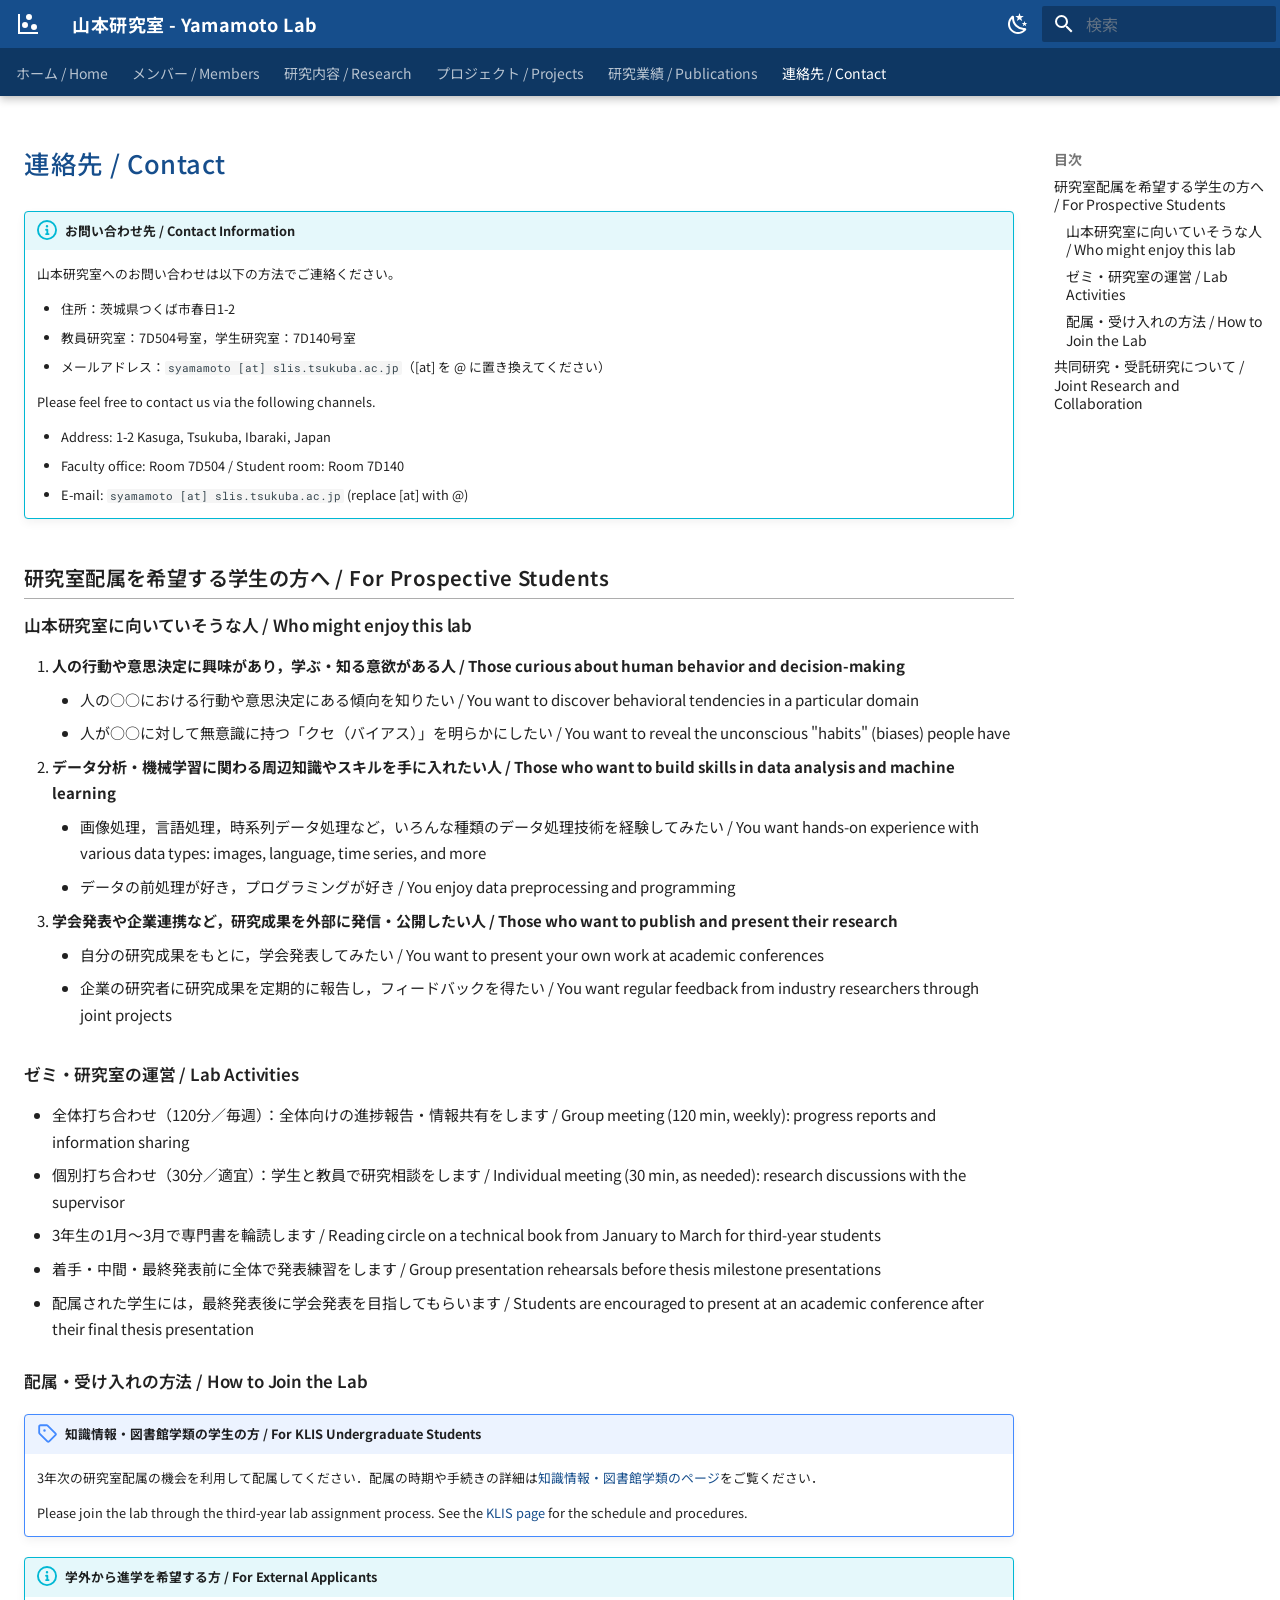
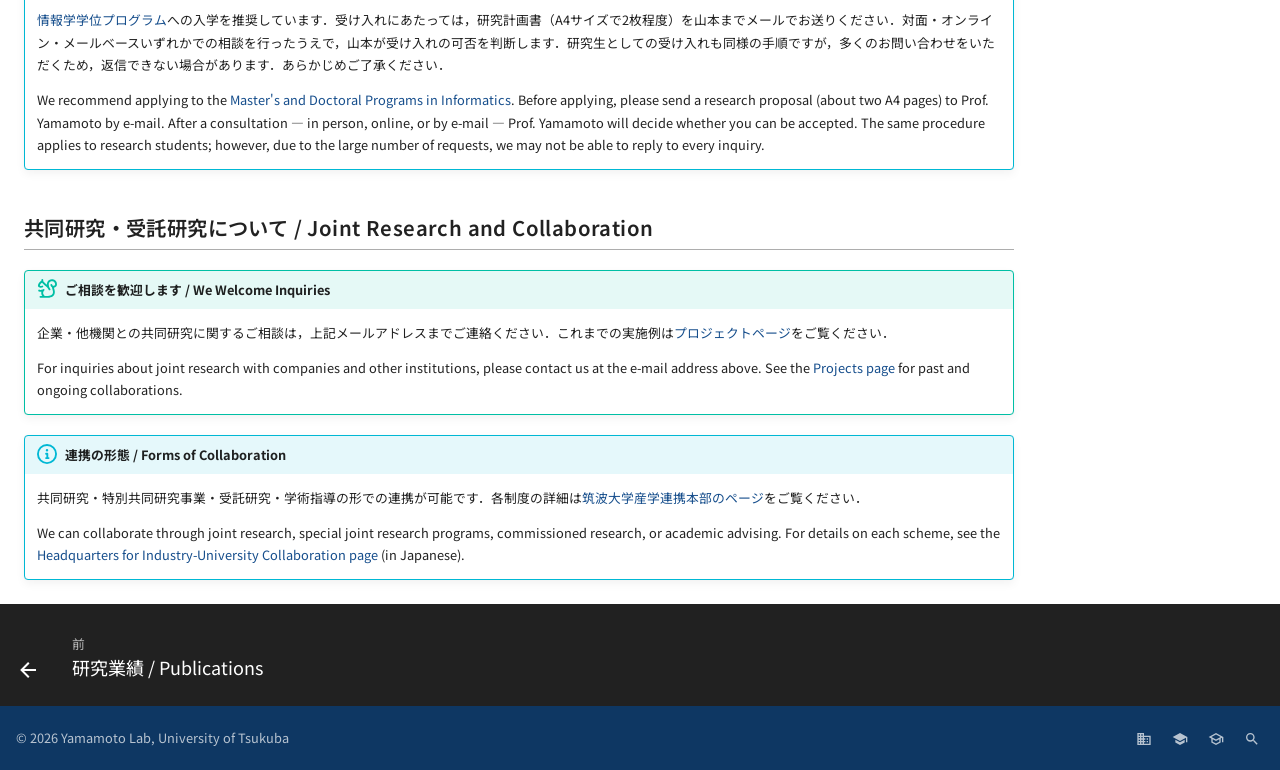
<file: contact/index.html>
<!doctype html>
<html lang="ja" class="no-js">
  <head>
    
      <meta charset="utf-8">
      <meta name="viewport" content="width=device-width,initial-scale=1">
      
        <meta name="description" content="筑波大学 山本研究室（行動データ分析・モデリング研究室）">
      
      
      
        <link rel="canonical" href="https://yamamotolab-tsukuba.github.io/contact/">
      
      
        <link rel="prev" href="../publications/">
      
      
      
        
      
      
      <link rel="icon" href="../assets/favicon.png">
      <meta name="generator" content="mkdocs-1.6.1, mkdocs-material-9.7.7">
    
    
      
        <title>連絡先 / Contact - 山本研究室 - Yamamoto Lab</title>
      
    
    
      <link rel="stylesheet" href="../assets/stylesheets/main.ec1eaa64.min.css">
      
        
        <link rel="stylesheet" href="../assets/stylesheets/palette.ab4e12ef.min.css">
      
      
  
  
    
      
      
    
  
    
      
      
    
  
    
      
      
    
  
    
      
      
    
  
    
      
      
    
  
    
      
      
    
  
    
      
      
    
  
    
      
      
    
  
    
      
      
    
  
    
      
      
    
  
    
      
      
    
  
    
      
      
    
  
  
  <style>:root{--md-admonition-icon--note:url('data:image/svg+xml;charset=utf-8,%3Csvg%20xmlns%3D%22http%3A//www.w3.org/2000/svg%22%20viewBox%3D%220%200%2016%2016%22%3E%3Cpath%20d%3D%22M1%207.775V2.75C1%201.784%201.784%201%202.75%201h5.025c.464%200%20.91.184%201.238.513l6.25%206.25a1.75%201.75%200%200%201%200%202.474l-5.026%205.026a1.75%201.75%200%200%201-2.474%200l-6.25-6.25A1.75%201.75%200%200%201%201%207.775m1.5%200c0%20.066.026.13.073.177l6.25%206.25a.25.25%200%200%200%20.354%200l5.025-5.025a.25.25%200%200%200%200-.354l-6.25-6.25a.25.25%200%200%200-.177-.073H2.75a.25.25%200%200%200-.25.25ZM6%205a1%201%200%201%201%200%202%201%201%200%200%201%200-2%22/%3E%3C/svg%3E');--md-admonition-icon--abstract:url('data:image/svg+xml;charset=utf-8,%3Csvg%20xmlns%3D%22http%3A//www.w3.org/2000/svg%22%20viewBox%3D%220%200%2016%2016%22%3E%3Cpath%20d%3D%22M2.5%201.75v11.5c0%20.138.112.25.25.25h3.17a.75.75%200%200%201%200%201.5H2.75A1.75%201.75%200%200%201%201%2013.25V1.75C1%20.784%201.784%200%202.75%200h8.5C12.216%200%2013%20.784%2013%201.75v7.736a.75.75%200%200%201-1.5%200V1.75a.25.25%200%200%200-.25-.25h-8.5a.25.25%200%200%200-.25.25m13.274%209.537zl-4.557%204.45a.75.75%200%200%201-1.055-.008l-1.943-1.95a.75.75%200%200%201%201.062-1.058l1.419%201.425%204.026-3.932a.75.75%200%201%201%201.048%201.074M4.75%204h4.5a.75.75%200%200%201%200%201.5h-4.5a.75.75%200%200%201%200-1.5M4%207.75A.75.75%200%200%201%204.75%207h2a.75.75%200%200%201%200%201.5h-2A.75.75%200%200%201%204%207.75%22/%3E%3C/svg%3E');--md-admonition-icon--info:url('data:image/svg+xml;charset=utf-8,%3Csvg%20xmlns%3D%22http%3A//www.w3.org/2000/svg%22%20viewBox%3D%220%200%2016%2016%22%3E%3Cpath%20d%3D%22M0%208a8%208%200%201%201%2016%200A8%208%200%200%201%200%208m8-6.5a6.5%206.5%200%201%200%200%2013%206.5%206.5%200%200%200%200-13M6.5%207.75A.75.75%200%200%201%207.25%207h1a.75.75%200%200%201%20.75.75v2.75h.25a.75.75%200%200%201%200%201.5h-2a.75.75%200%200%201%200-1.5h.25v-2h-.25a.75.75%200%200%201-.75-.75M8%206a1%201%200%201%201%200-2%201%201%200%200%201%200%202%22/%3E%3C/svg%3E');--md-admonition-icon--tip:url('data:image/svg+xml;charset=utf-8,%3Csvg%20xmlns%3D%22http%3A//www.w3.org/2000/svg%22%20viewBox%3D%220%200%2016%2016%22%3E%3Cpath%20d%3D%22M3.499.75a.75.75%200%200%201%201.5%200v.996C5.9%202.903%206.793%203.65%207.662%204.376l.24.202c-.036-.694.055-1.422.426-2.163C9.1.873%2010.794-.045%2012.622.26%2014.408.558%2016%201.94%2016%204.25c0%201.278-.954%202.575-2.44%202.734l.146.508.065.22c.203.701.412%201.455.476%202.226.142%201.707-.4%203.03-1.487%203.898C11.714%2014.671%2010.27%2015%208.75%2015h-6a.75.75%200%200%201%200-1.5h1.376a4.5%204.5%200%200%201-.563-1.191%203.84%203.84%200%200%201-.05-2.063%204.65%204.65%200%200%201-2.025-.293.75.75%200%200%201%20.525-1.406c1.357.507%202.376-.006%202.698-.318l.009-.01a.747.747%200%200%201%201.06%200%20.75.75%200%200%201-.012%201.074c-.912.92-.992%201.835-.768%202.586.221.74.745%201.337%201.196%201.621H8.75c1.343%200%202.398-.296%203.074-.836.635-.507%201.036-1.31.928-2.602-.05-.603-.216-1.224-.422-1.93l-.064-.221c-.12-.407-.246-.84-.353-1.29a2.4%202.4%200%200%201-.507-.441%203.1%203.1%200%200%201-.633-1.248.75.75%200%200%201%201.455-.364c.046.185.144.436.31.627.146.168.353.305.712.305.738%200%201.25-.615%201.25-1.25%200-1.47-.95-2.315-2.123-2.51-1.172-.196-2.227.387-2.706%201.345-.46.92-.27%201.774.019%203.062l.042.19.01.05c.348.443.666.949.94%201.553a.75.75%200%201%201-1.365.62c-.553-1.217-1.32-1.94-2.3-2.768L6.7%205.527c-.814-.68-1.75-1.462-2.692-2.619a3.7%203.7%200%200%200-1.023.88c-.406.495-.663%201.036-.722%201.508.116.122.306.21.591.239.388.038.797-.06%201.032-.19a.75.75%200%200%201%20.728%201.31c-.515.287-1.23.439-1.906.373-.682-.067-1.473-.38-1.879-1.193L.75%205.677V5.5c0-.984.48-1.94%201.077-2.664.46-.559%201.05-1.055%201.673-1.353z%22/%3E%3C/svg%3E');--md-admonition-icon--success:url('data:image/svg+xml;charset=utf-8,%3Csvg%20xmlns%3D%22http%3A//www.w3.org/2000/svg%22%20viewBox%3D%220%200%2016%2016%22%3E%3Cpath%20d%3D%22M13.78%204.22a.75.75%200%200%201%200%201.06l-7.25%207.25a.75.75%200%200%201-1.06%200L2.22%209.28a.75.75%200%200%201%20.018-1.042.75.75%200%200%201%201.042-.018L6%2010.94l6.72-6.72a.75.75%200%200%201%201.06%200%22/%3E%3C/svg%3E');--md-admonition-icon--question:url('data:image/svg+xml;charset=utf-8,%3Csvg%20xmlns%3D%22http%3A//www.w3.org/2000/svg%22%20viewBox%3D%220%200%2016%2016%22%3E%3Cpath%20d%3D%22M0%208a8%208%200%201%201%2016%200A8%208%200%200%201%200%208m8-6.5a6.5%206.5%200%201%200%200%2013%206.5%206.5%200%200%200%200-13M6.92%206.085h.001a.749.749%200%201%201-1.342-.67c.169-.339.436-.701.849-.977C6.845%204.16%207.369%204%208%204a2.76%202.76%200%200%201%201.637.525c.503.377.863.965.863%201.725%200%20.448-.115.83-.329%201.15-.205.307-.47.513-.692.662-.109.072-.22.138-.313.195l-.006.004a6%206%200%200%200-.26.16%201%201%200%200%200-.276.245.75.75%200%200%201-1.248-.832c.184-.264.42-.489.692-.661q.154-.1.313-.195l.007-.004c.1-.061.182-.11.258-.161a1%201%200%200%200%20.277-.245C8.96%206.514%209%206.427%209%206.25a.61.61%200%200%200-.262-.525A1.27%201.27%200%200%200%208%205.5c-.369%200-.595.09-.74.187a1%201%200%200%200-.34.398M9%2011a1%201%200%201%201-2%200%201%201%200%200%201%202%200%22/%3E%3C/svg%3E');--md-admonition-icon--warning:url('data:image/svg+xml;charset=utf-8,%3Csvg%20xmlns%3D%22http%3A//www.w3.org/2000/svg%22%20viewBox%3D%220%200%2016%2016%22%3E%3Cpath%20d%3D%22M6.457%201.047c.659-1.234%202.427-1.234%203.086%200l6.082%2011.378A1.75%201.75%200%200%201%2014.082%2015H1.918a1.75%201.75%200%200%201-1.543-2.575Zm1.763.707a.25.25%200%200%200-.44%200L1.698%2013.132a.25.25%200%200%200%20.22.368h12.164a.25.25%200%200%200%20.22-.368Zm.53%203.996v2.5a.75.75%200%200%201-1.5%200v-2.5a.75.75%200%200%201%201.5%200M9%2011a1%201%200%201%201-2%200%201%201%200%200%201%202%200%22/%3E%3C/svg%3E');--md-admonition-icon--failure:url('data:image/svg+xml;charset=utf-8,%3Csvg%20xmlns%3D%22http%3A//www.w3.org/2000/svg%22%20viewBox%3D%220%200%2016%2016%22%3E%3Cpath%20d%3D%22M2.344%202.343za8%208%200%200%201%2011.314%2011.314A8.002%208.002%200%200%201%20.234%2010.089a8%208%200%200%201%202.11-7.746m1.06%2010.253a6.5%206.5%200%201%200%209.108-9.275%206.5%206.5%200%200%200-9.108%209.275M6.03%204.97%208%206.94l1.97-1.97a.749.749%200%200%201%201.275.326.75.75%200%200%201-.215.734L9.06%208l1.97%201.97a.749.749%200%200%201-.326%201.275.75.75%200%200%201-.734-.215L8%209.06l-1.97%201.97a.749.749%200%200%201-1.275-.326.75.75%200%200%201%20.215-.734L6.94%208%204.97%206.03a.75.75%200%200%201%20.018-1.042.75.75%200%200%201%201.042-.018%22/%3E%3C/svg%3E');--md-admonition-icon--danger:url('data:image/svg+xml;charset=utf-8,%3Csvg%20xmlns%3D%22http%3A//www.w3.org/2000/svg%22%20viewBox%3D%220%200%2016%2016%22%3E%3Cpath%20d%3D%22M9.504.43a1.516%201.516%200%200%201%202.437%201.713L10.415%205.5h2.123c1.57%200%202.346%201.909%201.22%203.004l-7.34%207.142a1.25%201.25%200%200%201-.871.354h-.302a1.25%201.25%200%200%201-1.157-1.723L5.633%2010.5H3.462c-1.57%200-2.346-1.909-1.22-3.004zm1.047%201.074L3.286%208.571A.25.25%200%200%200%203.462%209H6.75a.75.75%200%200%201%20.694%201.034l-1.713%204.188%206.982-6.793A.25.25%200%200%200%2012.538%207H9.25a.75.75%200%200%201-.683-1.06l2.008-4.418.003-.006-.004-.009-.006-.006-.008-.001q-.005%200-.009.004%22/%3E%3C/svg%3E');--md-admonition-icon--bug:url('data:image/svg+xml;charset=utf-8,%3Csvg%20xmlns%3D%22http%3A//www.w3.org/2000/svg%22%20viewBox%3D%220%200%2016%2016%22%3E%3Cpath%20d%3D%22M4.72.22a.75.75%200%200%201%201.06%200l1%20.999a3.5%203.5%200%200%201%202.441%200l.999-1a.748.748%200%200%201%201.265.332.75.75%200%200%201-.205.729l-.775.776c.616.63.995%201.493.995%202.444v.327q0%20.15-.025.292c.408.14.764.392%201.029.722l1.968-.787a.75.75%200%200%201%20.556%201.392L13%207.258V9h2.25a.75.75%200%200%201%200%201.5H13v.5q-.002.615-.141%201.186l2.17.868a.75.75%200%200%201-.557%201.392l-2.184-.873A5%205%200%200%201%208%2016a5%205%200%200%201-4.288-2.427l-2.183.873a.75.75%200%200%201-.558-1.392l2.17-.868A5%205%200%200%201%203%2011v-.5H.75a.75.75%200%200%201%200-1.5H3V7.258L.971%206.446a.75.75%200%200%201%20.558-1.392l1.967.787c.265-.33.62-.583%201.03-.722a1.7%201.7%200%200%201-.026-.292V4.5c0-.951.38-1.814.995-2.444L4.72%201.28a.75.75%200%200%201%200-1.06m.53%206.28a.75.75%200%200%200-.75.75V11a3.5%203.5%200%201%200%207%200V7.25a.75.75%200%200%200-.75-.75ZM6.173%205h3.654A.17.17%200%200%200%2010%204.827V4.5a2%202%200%201%200-4%200v.327c0%20.096.077.173.173.173%22/%3E%3C/svg%3E');--md-admonition-icon--example:url('data:image/svg+xml;charset=utf-8,%3Csvg%20xmlns%3D%22http%3A//www.w3.org/2000/svg%22%20viewBox%3D%220%200%2016%2016%22%3E%3Cpath%20d%3D%22M5%205.782V2.5h-.25a.75.75%200%200%201%200-1.5h6.5a.75.75%200%200%201%200%201.5H11v3.282l3.666%205.76C15.619%2013.04%2014.543%2015%2012.767%2015H3.233c-1.776%200-2.852-1.96-1.899-3.458Zm-2.4%206.565a.75.75%200%200%200%20.633%201.153h9.534a.75.75%200%200%200%20.633-1.153L12.225%2010.5h-8.45ZM9.5%202.5h-3V6c0%20.143-.04.283-.117.403L4.73%209h6.54L9.617%206.403A.75.75%200%200%201%209.5%206Z%22/%3E%3C/svg%3E');--md-admonition-icon--quote:url('data:image/svg+xml;charset=utf-8,%3Csvg%20xmlns%3D%22http%3A//www.w3.org/2000/svg%22%20viewBox%3D%220%200%2016%2016%22%3E%3Cpath%20d%3D%22M1.75%202.5h10.5a.75.75%200%200%201%200%201.5H1.75a.75.75%200%200%201%200-1.5m4%205h8.5a.75.75%200%200%201%200%201.5h-8.5a.75.75%200%200%201%200-1.5m0%205h8.5a.75.75%200%200%201%200%201.5h-8.5a.75.75%200%200%201%200-1.5M2.5%207.75v6a.75.75%200%200%201-1.5%200v-6a.75.75%200%200%201%201.5%200%22/%3E%3C/svg%3E');}</style>



    
    
      
    
    
      
        
        
        <link rel="preconnect" href="https://fonts.gstatic.com" crossorigin>
        <link rel="stylesheet" href="https://fonts.googleapis.com/css?family=Noto+Sans+JP:300,300i,400,400i,700,700i%7CRoboto+Mono:400,400i,700,700i&display=fallback">
        <style>:root{--md-text-font:"Noto Sans JP";--md-code-font:"Roboto Mono"}</style>
      
    
    
      <link rel="stylesheet" href="../stylesheets/extra.css?v=4">
    
    <script>__md_scope=new URL("..",location),__md_hash=e=>[...e].reduce(((e,_)=>(e<<5)-e+_.charCodeAt(0)),0),__md_get=(e,_=localStorage,t=__md_scope)=>JSON.parse(_.getItem(t.pathname+"."+e)),__md_set=(e,_,t=localStorage,a=__md_scope)=>{try{t.setItem(a.pathname+"."+e,JSON.stringify(_))}catch(e){}}</script>
    
      

    
    
  <meta property="og:site_name" content="山本研究室 - Yamamoto Lab" />
  <meta property="og:type" content="website" />
  <meta property="og:title" content="連絡先 / Contact" />
  <meta property="og:url" content="https://yamamotolab-tsukuba.github.io/contact/" />
  

  </head>
  
  
    
    
      
    
    
    
    
    <body dir="ltr" data-md-color-scheme="default" data-md-color-primary="custom" data-md-color-accent="custom">
  
    
    <input class="md-toggle" data-md-toggle="drawer" type="checkbox" id="__drawer" autocomplete="off">
    <input class="md-toggle" data-md-toggle="search" type="checkbox" id="__search" autocomplete="off">
    <label class="md-overlay" for="__drawer"></label>
    <div data-md-component="skip">
      
        
        <a href="#contact" class="md-skip">
          コンテンツにスキップ
        </a>
      
    </div>
    <div data-md-component="announce">
      
    </div>
    
    
      

  

<header class="md-header md-header--shadow md-header--lifted" data-md-component="header">
  <nav class="md-header__inner md-grid" aria-label="ヘッダー">
    <a href=".." title="山本研究室 - Yamamoto Lab" class="md-header__button md-logo" aria-label="山本研究室 - Yamamoto Lab" data-md-component="logo">
      
  
  <svg xmlns="http://www.w3.org/2000/svg" viewBox="0 0 24 24"><path d="M2 2h2v18h18v2H2zm7 8a3 3 0 0 1 3 3 3 3 0 0 1-3 3 3 3 0 0 1-3-3 3 3 0 0 1 3-3m4-8a3 3 0 0 1 3 3 3 3 0 0 1-3 3 3 3 0 0 1-3-3 3 3 0 0 1 3-3m5 10a3 3 0 0 1 3 3 3 3 0 0 1-3 3 3 3 0 0 1-3-3 3 3 0 0 1 3-3"/></svg>

    </a>
    <label class="md-header__button md-icon" for="__drawer">
      
      <svg xmlns="http://www.w3.org/2000/svg" viewBox="0 0 24 24"><path d="M3 6h18v2H3zm0 5h18v2H3zm0 5h18v2H3z"/></svg>
    </label>
    <div class="md-header__title" data-md-component="header-title">
      <div class="md-header__ellipsis">
        <div class="md-header__topic">
          <span class="md-ellipsis">
            山本研究室 - Yamamoto Lab
          </span>
        </div>
        <div class="md-header__topic" data-md-component="header-topic">
          <span class="md-ellipsis">
            
              連絡先 / Contact
            
          </span>
        </div>
      </div>
    </div>
    
      
        <form class="md-header__option" data-md-component="palette">
  
    
    
    
    <input class="md-option" data-md-color-media="(prefers-color-scheme: light)" data-md-color-scheme="default" data-md-color-primary="custom" data-md-color-accent="custom"  aria-label="ダークモードに切替"  type="radio" name="__palette" id="__palette_0">
    
      <label class="md-header__button md-icon" title="ダークモードに切替" for="__palette_1" hidden>
        <svg xmlns="http://www.w3.org/2000/svg" viewBox="0 0 24 24"><path d="m17.75 4.09-2.53 1.94.91 3.06-2.63-1.81-2.63 1.81.91-3.06-2.53-1.94L12.44 4l1.06-3 1.06 3zm3.5 6.91-1.64 1.25.59 1.98-1.7-1.17-1.7 1.17.59-1.98L15.75 11l2.06-.05L18.5 9l.69 1.95zm-2.28 4.95c.83-.08 1.72 1.1 1.19 1.85-.32.45-.66.87-1.08 1.27C15.17 23 8.84 23 4.94 19.07c-3.91-3.9-3.91-10.24 0-14.14.4-.4.82-.76 1.27-1.08.75-.53 1.93.36 1.85 1.19-.27 2.86.69 5.83 2.89 8.02a9.96 9.96 0 0 0 8.02 2.89m-1.64 2.02a12.08 12.08 0 0 1-7.8-3.47c-2.17-2.19-3.33-5-3.49-7.82-2.81 3.14-2.7 7.96.31 10.98 3.02 3.01 7.84 3.12 10.98.31"/></svg>
      </label>
    
  
    
    
    
    <input class="md-option" data-md-color-media="(prefers-color-scheme: dark)" data-md-color-scheme="slate" data-md-color-primary="custom" data-md-color-accent="custom"  aria-label="ライトモードに切替"  type="radio" name="__palette" id="__palette_1">
    
      <label class="md-header__button md-icon" title="ライトモードに切替" for="__palette_0" hidden>
        <svg xmlns="http://www.w3.org/2000/svg" viewBox="0 0 24 24"><path d="M12 7a5 5 0 0 1 5 5 5 5 0 0 1-5 5 5 5 0 0 1-5-5 5 5 0 0 1 5-5m0 2a3 3 0 0 0-3 3 3 3 0 0 0 3 3 3 3 0 0 0 3-3 3 3 0 0 0-3-3m0-7 2.39 3.42C13.65 5.15 12.84 5 12 5s-1.65.15-2.39.42zM3.34 7l4.16-.35A7.2 7.2 0 0 0 5.94 8.5c-.44.74-.69 1.5-.83 2.29zm.02 10 1.76-3.77a7.131 7.131 0 0 0 2.38 4.14zM20.65 7l-1.77 3.79a7.02 7.02 0 0 0-2.38-4.15zm-.01 10-4.14.36c.59-.51 1.12-1.14 1.54-1.86.42-.73.69-1.5.83-2.29zM12 22l-2.41-3.44c.74.27 1.55.44 2.41.44.82 0 1.63-.17 2.37-.44z"/></svg>
      </label>
    
  
</form>
      
    
    
      <script>var palette=__md_get("__palette");if(palette&&palette.color){if("(prefers-color-scheme)"===palette.color.media){var media=matchMedia("(prefers-color-scheme: light)"),input=document.querySelector(media.matches?"[data-md-color-media='(prefers-color-scheme: light)']":"[data-md-color-media='(prefers-color-scheme: dark)']");palette.color.media=input.getAttribute("data-md-color-media"),palette.color.scheme=input.getAttribute("data-md-color-scheme"),palette.color.primary=input.getAttribute("data-md-color-primary"),palette.color.accent=input.getAttribute("data-md-color-accent")}for(var[key,value]of Object.entries(palette.color))document.body.setAttribute("data-md-color-"+key,value)}</script>
    
    
    
      
      
        <label class="md-header__button md-icon" for="__search">
          
          <svg xmlns="http://www.w3.org/2000/svg" viewBox="0 0 24 24"><path d="M9.5 3A6.5 6.5 0 0 1 16 9.5c0 1.61-.59 3.09-1.56 4.23l.27.27h.79l5 5-1.5 1.5-5-5v-.79l-.27-.27A6.52 6.52 0 0 1 9.5 16 6.5 6.5 0 0 1 3 9.5 6.5 6.5 0 0 1 9.5 3m0 2C7 5 5 7 5 9.5S7 14 9.5 14 14 12 14 9.5 12 5 9.5 5"/></svg>
        </label>
        <div class="md-search" data-md-component="search" role="dialog">
  <label class="md-search__overlay" for="__search"></label>
  <div class="md-search__inner" role="search">
    <form class="md-search__form" name="search">
      <input type="text" class="md-search__input" name="query" aria-label="検索" placeholder="検索" autocapitalize="off" autocorrect="off" autocomplete="off" spellcheck="false" data-md-component="search-query" required>
      <label class="md-search__icon md-icon" for="__search">
        
        <svg xmlns="http://www.w3.org/2000/svg" viewBox="0 0 24 24"><path d="M9.5 3A6.5 6.5 0 0 1 16 9.5c0 1.61-.59 3.09-1.56 4.23l.27.27h.79l5 5-1.5 1.5-5-5v-.79l-.27-.27A6.52 6.52 0 0 1 9.5 16 6.5 6.5 0 0 1 3 9.5 6.5 6.5 0 0 1 9.5 3m0 2C7 5 5 7 5 9.5S7 14 9.5 14 14 12 14 9.5 12 5 9.5 5"/></svg>
        
        <svg xmlns="http://www.w3.org/2000/svg" viewBox="0 0 24 24"><path d="M20 11v2H8l5.5 5.5-1.42 1.42L4.16 12l7.92-7.92L13.5 5.5 8 11z"/></svg>
      </label>
      <nav class="md-search__options" aria-label="検索">
        
        <button type="reset" class="md-search__icon md-icon" title="クリア" aria-label="クリア" tabindex="-1">
          
          <svg xmlns="http://www.w3.org/2000/svg" viewBox="0 0 24 24"><path d="M19 6.41 17.59 5 12 10.59 6.41 5 5 6.41 10.59 12 5 17.59 6.41 19 12 13.41 17.59 19 19 17.59 13.41 12z"/></svg>
        </button>
      </nav>
      
        <div class="md-search__suggest" data-md-component="search-suggest"></div>
      
    </form>
    <div class="md-search__output">
      <div class="md-search__scrollwrap" tabindex="0" data-md-scrollfix>
        <div class="md-search-result" data-md-component="search-result">
          <div class="md-search-result__meta">
            検索を初期化
          </div>
          <ol class="md-search-result__list" role="presentation"></ol>
        </div>
      </div>
    </div>
  </div>
</div>
      
    
    
  </nav>
  
    
      
<nav class="md-tabs" aria-label="タブ" data-md-component="tabs">
  <div class="md-grid">
    <ul class="md-tabs__list">
      
        
  
  
  
  
    <li class="md-tabs__item">
      <a href=".." class="md-tabs__link">
        
  
  
    
  
  ホーム / Home

      </a>
    </li>
  

      
        
  
  
  
  
    
    
      <li class="md-tabs__item">
        <a href="../members/" class="md-tabs__link">
          
  
  
  メンバー / Members

        </a>
      </li>
    
  

      
        
  
  
  
  
    <li class="md-tabs__item">
      <a href="../research/" class="md-tabs__link">
        
  
  
    
  
  研究内容 / Research

      </a>
    </li>
  

      
        
  
  
  
  
    <li class="md-tabs__item">
      <a href="../projects/" class="md-tabs__link">
        
  
  
    
  
  プロジェクト / Projects

      </a>
    </li>
  

      
        
  
  
  
  
    <li class="md-tabs__item">
      <a href="../publications/" class="md-tabs__link">
        
  
  
    
  
  研究業績 / Publications

      </a>
    </li>
  

      
        
  
  
  
    
  
  
    <li class="md-tabs__item md-tabs__item--active">
      <a href="./" class="md-tabs__link">
        
  
  
    
  
  連絡先 / Contact

      </a>
    </li>
  

      
    </ul>
  </div>
</nav>
    
  
</header>
    
    <div class="md-container" data-md-component="container">
      
      
        
      
      <main class="md-main" data-md-component="main">
        <div class="md-main__inner md-grid">
          
            
              
              <div class="md-sidebar md-sidebar--primary" data-md-component="sidebar" data-md-type="navigation" >
                <div class="md-sidebar__scrollwrap">
                  <div class="md-sidebar__inner">
                    


  


<nav class="md-nav md-nav--primary md-nav--lifted" aria-label="ナビゲーション" data-md-level="0">
  <label class="md-nav__title" for="__drawer">
    <a href=".." title="山本研究室 - Yamamoto Lab" class="md-nav__button md-logo" aria-label="山本研究室 - Yamamoto Lab" data-md-component="logo">
      
  
  <svg xmlns="http://www.w3.org/2000/svg" viewBox="0 0 24 24"><path d="M2 2h2v18h18v2H2zm7 8a3 3 0 0 1 3 3 3 3 0 0 1-3 3 3 3 0 0 1-3-3 3 3 0 0 1 3-3m4-8a3 3 0 0 1 3 3 3 3 0 0 1-3 3 3 3 0 0 1-3-3 3 3 0 0 1 3-3m5 10a3 3 0 0 1 3 3 3 3 0 0 1-3 3 3 3 0 0 1-3-3 3 3 0 0 1 3-3"/></svg>

    </a>
    山本研究室 - Yamamoto Lab
  </label>
  
  <ul class="md-nav__list" data-md-scrollfix>
    
      
      
  
  
  
  
    <li class="md-nav__item">
      <a href=".." class="md-nav__link">
        
  
  
  <span class="md-ellipsis">
    
  
    ホーム / Home
  

    
  </span>
  
  

      </a>
    </li>
  

    
      
      
  
  
  
  
    
    
    
    
      
      
    
    
    <li class="md-nav__item md-nav__item--nested">
      
        
        
        <input class="md-nav__toggle md-toggle " type="checkbox" id="__nav_2" >
        
          
          <label class="md-nav__link" for="__nav_2" id="__nav_2_label" tabindex="0">
            
  
  
  <span class="md-ellipsis">
    
  
    メンバー / Members
  

    
  </span>
  
  

            <span class="md-nav__icon md-icon"></span>
          </label>
        
        <nav class="md-nav" data-md-level="1" aria-labelledby="__nav_2_label" aria-expanded="false">
          <label class="md-nav__title" for="__nav_2">
            <span class="md-nav__icon md-icon"></span>
            
  
    メンバー / Members
  

          </label>
          <ul class="md-nav__list" data-md-scrollfix>
            
              
                
  
  
  
  
    <li class="md-nav__item">
      <a href="../members/" class="md-nav__link">
        
  
  
  <span class="md-ellipsis">
    
  
    メンバー一覧 / Member List
  

    
  </span>
  
  

      </a>
    </li>
  

              
            
              
                
  
  
  
  
    <li class="md-nav__item">
      <a href="../faculty/" class="md-nav__link">
        
  
  
  <span class="md-ellipsis">
    
  
    教員紹介 / Faculty
  

    
  </span>
  
  

      </a>
    </li>
  

              
            
          </ul>
        </nav>
      
    </li>
  

    
      
      
  
  
  
  
    <li class="md-nav__item">
      <a href="../research/" class="md-nav__link">
        
  
  
  <span class="md-ellipsis">
    
  
    研究内容 / Research
  

    
  </span>
  
  

      </a>
    </li>
  

    
      
      
  
  
  
  
    <li class="md-nav__item">
      <a href="../projects/" class="md-nav__link">
        
  
  
  <span class="md-ellipsis">
    
  
    プロジェクト / Projects
  

    
  </span>
  
  

      </a>
    </li>
  

    
      
      
  
  
  
  
    <li class="md-nav__item">
      <a href="../publications/" class="md-nav__link">
        
  
  
  <span class="md-ellipsis">
    
  
    研究業績 / Publications
  

    
  </span>
  
  

      </a>
    </li>
  

    
      
      
  
  
    
  
  
  
    <li class="md-nav__item md-nav__item--active">
      
      <input class="md-nav__toggle md-toggle" type="checkbox" id="__toc">
      
      
        
      
      
        <label class="md-nav__link md-nav__link--active" for="__toc">
          
  
  
  <span class="md-ellipsis">
    
  
    連絡先 / Contact
  

    
  </span>
  
  

          <span class="md-nav__icon md-icon"></span>
        </label>
      
      <a href="./" class="md-nav__link md-nav__link--active">
        
  
  
  <span class="md-ellipsis">
    
  
    連絡先 / Contact
  

    
  </span>
  
  

      </a>
      
        

<nav class="md-nav md-nav--secondary" aria-label="目次">
  
  
  
    
  
  
    <label class="md-nav__title" for="__toc">
      <span class="md-nav__icon md-icon"></span>
      目次
    </label>
    <ul class="md-nav__list" data-md-component="toc" data-md-scrollfix>
      
        <li class="md-nav__item">
  <a href="#for-prospective-students" class="md-nav__link">
    <span class="md-ellipsis">
      
        研究室配属を希望する学生の方へ / For Prospective Students
      
    </span>
  </a>
  
    <nav class="md-nav" aria-label="研究室配属を希望する学生の方へ / For Prospective Students">
      <ul class="md-nav__list">
        
          <li class="md-nav__item">
  <a href="#who-might-enjoy-this-lab" class="md-nav__link">
    <span class="md-ellipsis">
      
        山本研究室に向いていそうな人 / Who might enjoy this lab
      
    </span>
  </a>
  
</li>
        
          <li class="md-nav__item">
  <a href="#lab-activities" class="md-nav__link">
    <span class="md-ellipsis">
      
        ゼミ・研究室の運営 / Lab Activities
      
    </span>
  </a>
  
</li>
        
          <li class="md-nav__item">
  <a href="#how-to-join-the-lab" class="md-nav__link">
    <span class="md-ellipsis">
      
        配属・受け入れの方法 / How to Join the Lab
      
    </span>
  </a>
  
</li>
        
      </ul>
    </nav>
  
</li>
      
        <li class="md-nav__item">
  <a href="#joint-research-and-collaboration" class="md-nav__link">
    <span class="md-ellipsis">
      
        共同研究・受託研究について / Joint Research and Collaboration
      
    </span>
  </a>
  
</li>
      
    </ul>
  
</nav>
      
    </li>
  

    
  </ul>
</nav>
                  </div>
                </div>
              </div>
            
            
              
              <div class="md-sidebar md-sidebar--secondary" data-md-component="sidebar" data-md-type="toc" >
                <div class="md-sidebar__scrollwrap">
                  <div class="md-sidebar__inner">
                    

<nav class="md-nav md-nav--secondary" aria-label="目次">
  
  
  
    
  
  
    <label class="md-nav__title" for="__toc">
      <span class="md-nav__icon md-icon"></span>
      目次
    </label>
    <ul class="md-nav__list" data-md-component="toc" data-md-scrollfix>
      
        <li class="md-nav__item">
  <a href="#for-prospective-students" class="md-nav__link">
    <span class="md-ellipsis">
      
        研究室配属を希望する学生の方へ / For Prospective Students
      
    </span>
  </a>
  
    <nav class="md-nav" aria-label="研究室配属を希望する学生の方へ / For Prospective Students">
      <ul class="md-nav__list">
        
          <li class="md-nav__item">
  <a href="#who-might-enjoy-this-lab" class="md-nav__link">
    <span class="md-ellipsis">
      
        山本研究室に向いていそうな人 / Who might enjoy this lab
      
    </span>
  </a>
  
</li>
        
          <li class="md-nav__item">
  <a href="#lab-activities" class="md-nav__link">
    <span class="md-ellipsis">
      
        ゼミ・研究室の運営 / Lab Activities
      
    </span>
  </a>
  
</li>
        
          <li class="md-nav__item">
  <a href="#how-to-join-the-lab" class="md-nav__link">
    <span class="md-ellipsis">
      
        配属・受け入れの方法 / How to Join the Lab
      
    </span>
  </a>
  
</li>
        
      </ul>
    </nav>
  
</li>
      
        <li class="md-nav__item">
  <a href="#joint-research-and-collaboration" class="md-nav__link">
    <span class="md-ellipsis">
      
        共同研究・受託研究について / Joint Research and Collaboration
      
    </span>
  </a>
  
</li>
      
    </ul>
  
</nav>
                  </div>
                </div>
              </div>
            
          
          
            <div class="md-content" data-md-component="content">
              
              <article class="md-content__inner md-typeset">
                
                  



<h1 id="contact">連絡先 / Contact<a class="headerlink" href="#contact" title="Permanent link">&para;</a></h1>
<div class="admonition info">
<p class="admonition-title">お問い合わせ先 / Contact Information</p>
<p>山本研究室へのお問い合わせは以下の方法でご連絡ください。</p>
<ul>
<li>住所：茨城県つくば市春日1-2</li>
<li>教員研究室：7D504号室，学生研究室：7D140号室</li>
<li>メールアドレス：<code>syamamoto [at] slis.tsukuba.ac.jp</code>（[at] を @ に置き換えてください）</li>
</ul>
<p>Please feel free to contact us via the following channels.</p>
<ul>
<li>Address: 1-2 Kasuga, Tsukuba, Ibaraki, Japan</li>
<li>Faculty office: Room 7D504 / Student room: Room 7D140</li>
<li>E-mail: <code>syamamoto [at] slis.tsukuba.ac.jp</code> (replace [at] with @)</li>
</ul>
</div>
<h2 id="for-prospective-students">研究室配属を希望する学生の方へ / For Prospective Students<a class="headerlink" href="#for-prospective-students" title="Permanent link">&para;</a></h2>
<h3 id="who-might-enjoy-this-lab">山本研究室に向いていそうな人 / Who might enjoy this lab<a class="headerlink" href="#who-might-enjoy-this-lab" title="Permanent link">&para;</a></h3>
<ol>
<li><strong>人の行動や意思決定に興味があり，学ぶ・知る意欲がある人 / Those curious about human behavior and decision-making</strong><ul>
<li>人の○○における行動や意思決定にある傾向を知りたい / You want to discover behavioral tendencies in a particular domain</li>
<li>人が○○に対して無意識に持つ「クセ（バイアス）」を明らかにしたい / You want to reveal the unconscious "habits" (biases) people have</li>
</ul>
</li>
<li><strong>データ分析・機械学習に関わる周辺知識やスキルを手に入れたい人 / Those who want to build skills in data analysis and machine learning</strong><ul>
<li>画像処理，言語処理，時系列データ処理など，いろんな種類のデータ処理技術を経験してみたい / You want hands-on experience with various data types: images, language, time series, and more</li>
<li>データの前処理が好き，プログラミングが好き / You enjoy data preprocessing and programming</li>
</ul>
</li>
<li><strong>学会発表や企業連携など，研究成果を外部に発信・公開したい人 / Those who want to publish and present their research</strong><ul>
<li>自分の研究成果をもとに，学会発表してみたい / You want to present your own work at academic conferences</li>
<li>企業の研究者に研究成果を定期的に報告し，フィードバックを得たい / You want regular feedback from industry researchers through joint projects</li>
</ul>
</li>
</ol>
<h3 id="lab-activities">ゼミ・研究室の運営 / Lab Activities<a class="headerlink" href="#lab-activities" title="Permanent link">&para;</a></h3>
<ul>
<li>全体打ち合わせ（120分／毎週）：全体向けの進捗報告・情報共有をします / Group meeting (120 min, weekly): progress reports and information sharing</li>
<li>個別打ち合わせ（30分／適宜）：学生と教員で研究相談をします / Individual meeting (30 min, as needed): research discussions with the supervisor</li>
<li>3年生の1月〜3月で専門書を輪読します / Reading circle on a technical book from January to March for third-year students</li>
<li>着手・中間・最終発表前に全体で発表練習をします / Group presentation rehearsals before thesis milestone presentations</li>
<li>配属された学生には，最終発表後に学会発表を目指してもらいます / Students are encouraged to present at an academic conference after their final thesis presentation</li>
</ul>
<h3 id="how-to-join-the-lab">配属・受け入れの方法 / How to Join the Lab<a class="headerlink" href="#how-to-join-the-lab" title="Permanent link">&para;</a></h3>
<div class="admonition note">
<p class="admonition-title">知識情報・図書館学類の学生の方 / For KLIS Undergraduate Students</p>
<p>3年次の研究室配属の機会を利用して配属してください．配属の時期や手続きの詳細は<a href="https://klis.tsukuba.ac.jp/current-students/thesis.html" target="_blank">知識情報・図書館学類のページ</a>をご覧ください．</p>
<p>Please join the lab through the third-year lab assignment process. See the <a href="https://klis.tsukuba.ac.jp/current-students/thesis.html" target="_blank">KLIS page</a> for the schedule and procedures.</p>
</div>
<div class="admonition info">
<p class="admonition-title">学外から進学を希望する方 / For External Applicants</p>
<p><a href="https://informatics.tsukuba.ac.jp/admission-information/" target="_blank">情報学学位プログラム</a>への入学を推奨しています．受け入れにあたっては，研究計画書（A4サイズで2枚程度）を山本までメールでお送りください．対面・オンライン・メールベースいずれかでの相談を行ったうえで，山本が受け入れの可否を判断します．研究生としての受け入れも同様の手順ですが，多くのお問い合わせをいただくため，返信できない場合があります．あらかじめご了承ください．</p>
<p>We recommend applying to the <a href="https://informatics.tsukuba.ac.jp/admission-information/" target="_blank">Master's and Doctoral Programs in Informatics</a>. Before applying, please send a research proposal (about two A4 pages) to Prof. Yamamoto by e-mail. After a consultation — in person, online, or by e-mail — Prof. Yamamoto will decide whether you can be accepted. The same procedure applies to research students; however, due to the large number of requests, we may not be able to reply to every inquiry.</p>
</div>
<h2 id="joint-research-and-collaboration">共同研究・受託研究について / Joint Research and Collaboration<a class="headerlink" href="#joint-research-and-collaboration" title="Permanent link">&para;</a></h2>
<div class="admonition tip">
<p class="admonition-title">ご相談を歓迎します / We Welcome Inquiries</p>
<p>企業・他機関との共同研究に関するご相談は，上記メールアドレスまでご連絡ください．これまでの実施例は<a href="../projects/">プロジェクトページ</a>をご覧ください．</p>
<p>For inquiries about joint research with companies and other institutions, please contact us at the e-mail address above. See the <a href="../projects/">Projects page</a> for past and ongoing collaborations.</p>
</div>
<div class="admonition info">
<p class="admonition-title">連携の形態 / Forms of Collaboration</p>
<p>共同研究・特別共同研究事業・受託研究・学術指導の形での連携が可能です．各制度の詳細は<a href="https://www.sanrenhonbu.tsukuba.ac.jp/joint-research/for_company-kyoudou/" target="_blank">筑波大学産学連携本部のページ</a>をご覧ください．</p>
<p>We can collaborate through joint research, special joint research programs, commissioned research, or academic advising. For details on each scheme, see the <a href="https://www.sanrenhonbu.tsukuba.ac.jp/joint-research/for_company-kyoudou/" target="_blank">Headquarters for Industry-University Collaboration page</a> (in Japanese).</p>
</div>












                
              </article>
            </div>
          
          
<script>var target=document.getElementById(location.hash.slice(1));target&&target.name&&(target.checked=target.name.startsWith("__tabbed_"))</script>
        </div>
        
          <button type="button" class="md-top md-icon" data-md-component="top" hidden>
  
  <svg xmlns="http://www.w3.org/2000/svg" viewBox="0 0 24 24"><path d="M13 20h-2V8l-5.5 5.5-1.42-1.42L12 4.16l7.92 7.92-1.42 1.42L13 8z"/></svg>
  ページトップへ戻る
</button>
        
      </main>
      
        <footer class="md-footer">
  
    
      
      <nav class="md-footer__inner md-grid" aria-label="フッター" >
        
          
          <a href="../publications/" class="md-footer__link md-footer__link--prev" aria-label="前: 研究業績 / Publications">
            <div class="md-footer__button md-icon">
              
              <svg xmlns="http://www.w3.org/2000/svg" viewBox="0 0 24 24"><path d="M20 11v2H8l5.5 5.5-1.42 1.42L4.16 12l7.92-7.92L13.5 5.5 8 11z"/></svg>
            </div>
            <div class="md-footer__title">
              <span class="md-footer__direction">
                前
              </span>
              <div class="md-ellipsis">
                研究業績 / Publications
              </div>
            </div>
          </a>
        
        
      </nav>
    
  
  <div class="md-footer-meta md-typeset">
    <div class="md-footer-meta__inner md-grid">
      <div class="md-copyright">
  
    <div class="md-copyright__highlight">
      &copy; 2026 Yamamoto Lab, University of Tsukuba
    </div>
  
  
</div>
      
        
<div class="md-social">
  
    
    
    
    
    <a href="https://www.slis.tsukuba.ac.jp/grad/index.html" target="_blank" rel="noopener" title="図書館情報メディア系 Institute of Library, Information and Media Science" class="md-social__link">
      <svg xmlns="http://www.w3.org/2000/svg" viewBox="0 0 24 24"><path d="M18 15h-2v2h2m0-6h-2v2h2m2 6h-8v-2h2v-2h-2v-2h2v-2h-2V9h8M10 7H8V5h2m0 6H8V9h2m0 6H8v-2h2m0 6H8v-2h2M6 7H4V5h2m0 6H4V9h2m0 6H4v-2h2m0 6H4v-2h2m6-10V3H2v18h20V7z"/></svg>
    </a>
  
    
    
    
    
    <a href="https://klis.tsukuba.ac.jp/" target="_blank" rel="noopener" title="知識情報・図書館学類 College of Knowledge and Library Sciences" class="md-social__link">
      <svg xmlns="http://www.w3.org/2000/svg" viewBox="0 0 24 24"><path d="M12 3 1 9l11 6 9-4.91V17h2V9M5 13.18v4L12 21l7-3.82v-4L12 17z"/></svg>
    </a>
  
    
    
    
    
    <a href="https://informatics.tsukuba.ac.jp/" target="_blank" rel="noopener" title="情報学学位プログラム Master&#39;s and Doctoral Programs in Informatics" class="md-social__link">
      <svg xmlns="http://www.w3.org/2000/svg" viewBox="0 0 24 24"><path d="M12 3 1 9l4 2.18v6L12 21l7-3.82v-6l2-1.09V17h2V9zm6.82 6L12 12.72 5.18 9 12 5.28zM17 16l-5 2.72L7 16v-3.73L12 15l5-2.73z"/></svg>
    </a>
  
    
    
    
    
    <a href="https://ir-tsukuba.github.io/" target="_blank" rel="noopener" title="情報検索リサーチグループ IR Group at Tsukuba" class="md-social__link">
      <svg xmlns="http://www.w3.org/2000/svg" viewBox="0 0 24 24"><path d="M9.5 3A6.5 6.5 0 0 1 16 9.5c0 1.61-.59 3.09-1.56 4.23l.27.27h.79l5 5-1.5 1.5-5-5v-.79l-.27-.27A6.52 6.52 0 0 1 9.5 16 6.5 6.5 0 0 1 3 9.5 6.5 6.5 0 0 1 9.5 3m0 2C7 5 5 7 5 9.5S7 14 9.5 14 14 12 14 9.5 12 5 9.5 5"/></svg>
    </a>
  
</div>
      
    </div>
  </div>
</footer>
      
    </div>
    <div class="md-dialog" data-md-component="dialog">
      <div class="md-dialog__inner md-typeset"></div>
    </div>
    
    
    
      
      
      <script id="__config" type="application/json">{"annotate": null, "base": "..", "features": ["navigation.tabs", "navigation.tabs.sticky", "navigation.top", "navigation.footer", "navigation.tracking", "toc.follow", "search.suggest", "search.highlight", "content.tooltips"], "search": "../assets/javascripts/workers/search.2c215733.min.js", "tags": null, "translations": {"clipboard.copied": "\u30b3\u30d4\u30fc\u3057\u307e\u3057\u305f", "clipboard.copy": "\u30af\u30ea\u30c3\u30d7\u30dc\u30fc\u30c9\u3078\u30b3\u30d4\u30fc", "search.result.more.one": "\u3053\u306e\u30da\u30fc\u30b8\u5185\u306b\u3082\u30461\u4ef6\u898b\u3064\u304b\u308a\u307e\u3057\u305f", "search.result.more.other": "\u3053\u306e\u30da\u30fc\u30b8\u5185\u306b\u3042\u3068#\u4ef6\u898b\u3064\u304b\u308a\u307e\u3057\u305f", "search.result.none": "\u4f55\u3082\u898b\u3064\u304b\u308a\u307e\u305b\u3093\u3067\u3057\u305f", "search.result.one": "1\u4ef6\u898b\u3064\u304b\u308a\u307e\u3057\u305f", "search.result.other": "#\u4ef6\u898b\u3064\u304b\u308a\u307e\u3057\u305f", "search.result.placeholder": "\u691c\u7d22\u30ad\u30fc\u30ef\u30fc\u30c9\u3092\u5165\u529b\u3057\u3066\u304f\u3060\u3055\u3044", "search.result.term.missing": "\u691c\u7d22\u306b\u542b\u307e\u308c\u306a\u3044", "select.version": "\u30d0\u30fc\u30b8\u30e7\u30f3\u5207\u308a\u66ff\u3048"}, "version": null}</script>
    
    
      <script src="../assets/javascripts/bundle.d7400e89.min.js"></script>
      
        <script src="../javascripts/extra.js?v=3"></script>
      
    
  </body>
</html>
</file>
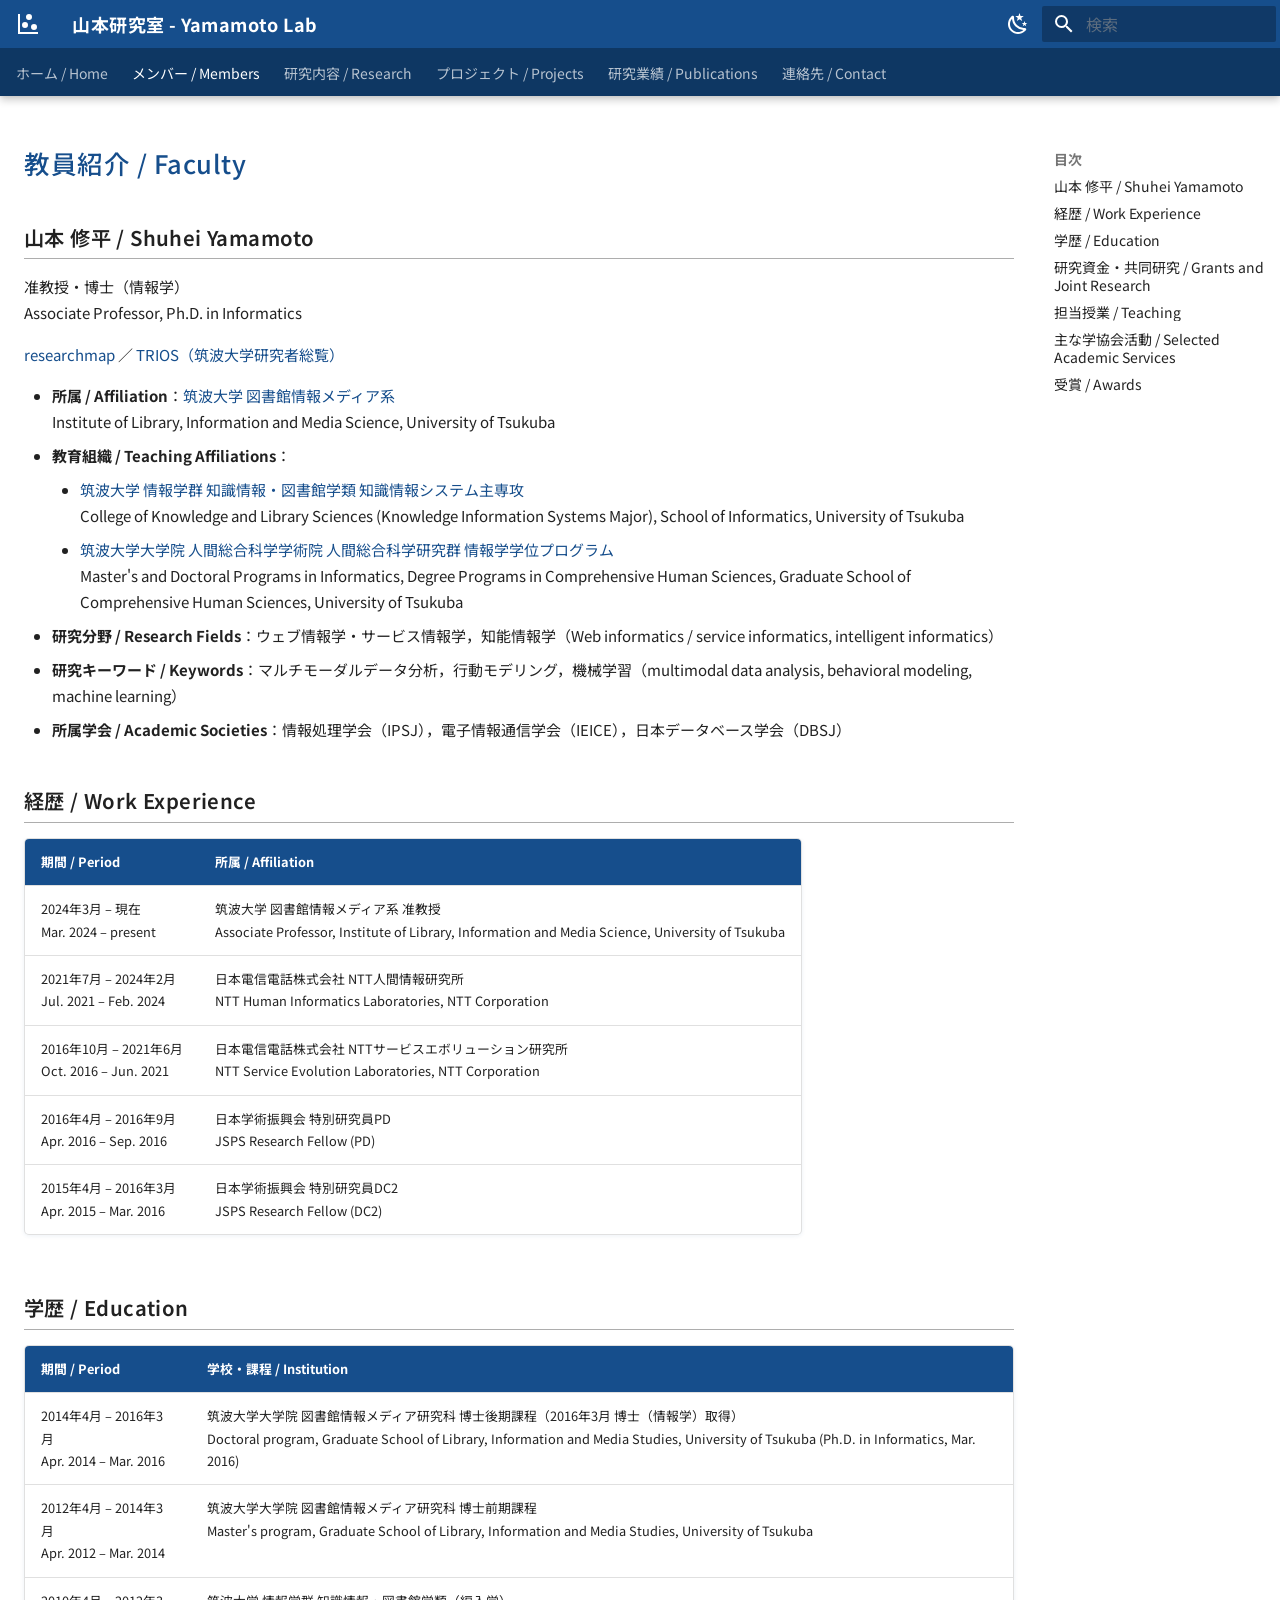
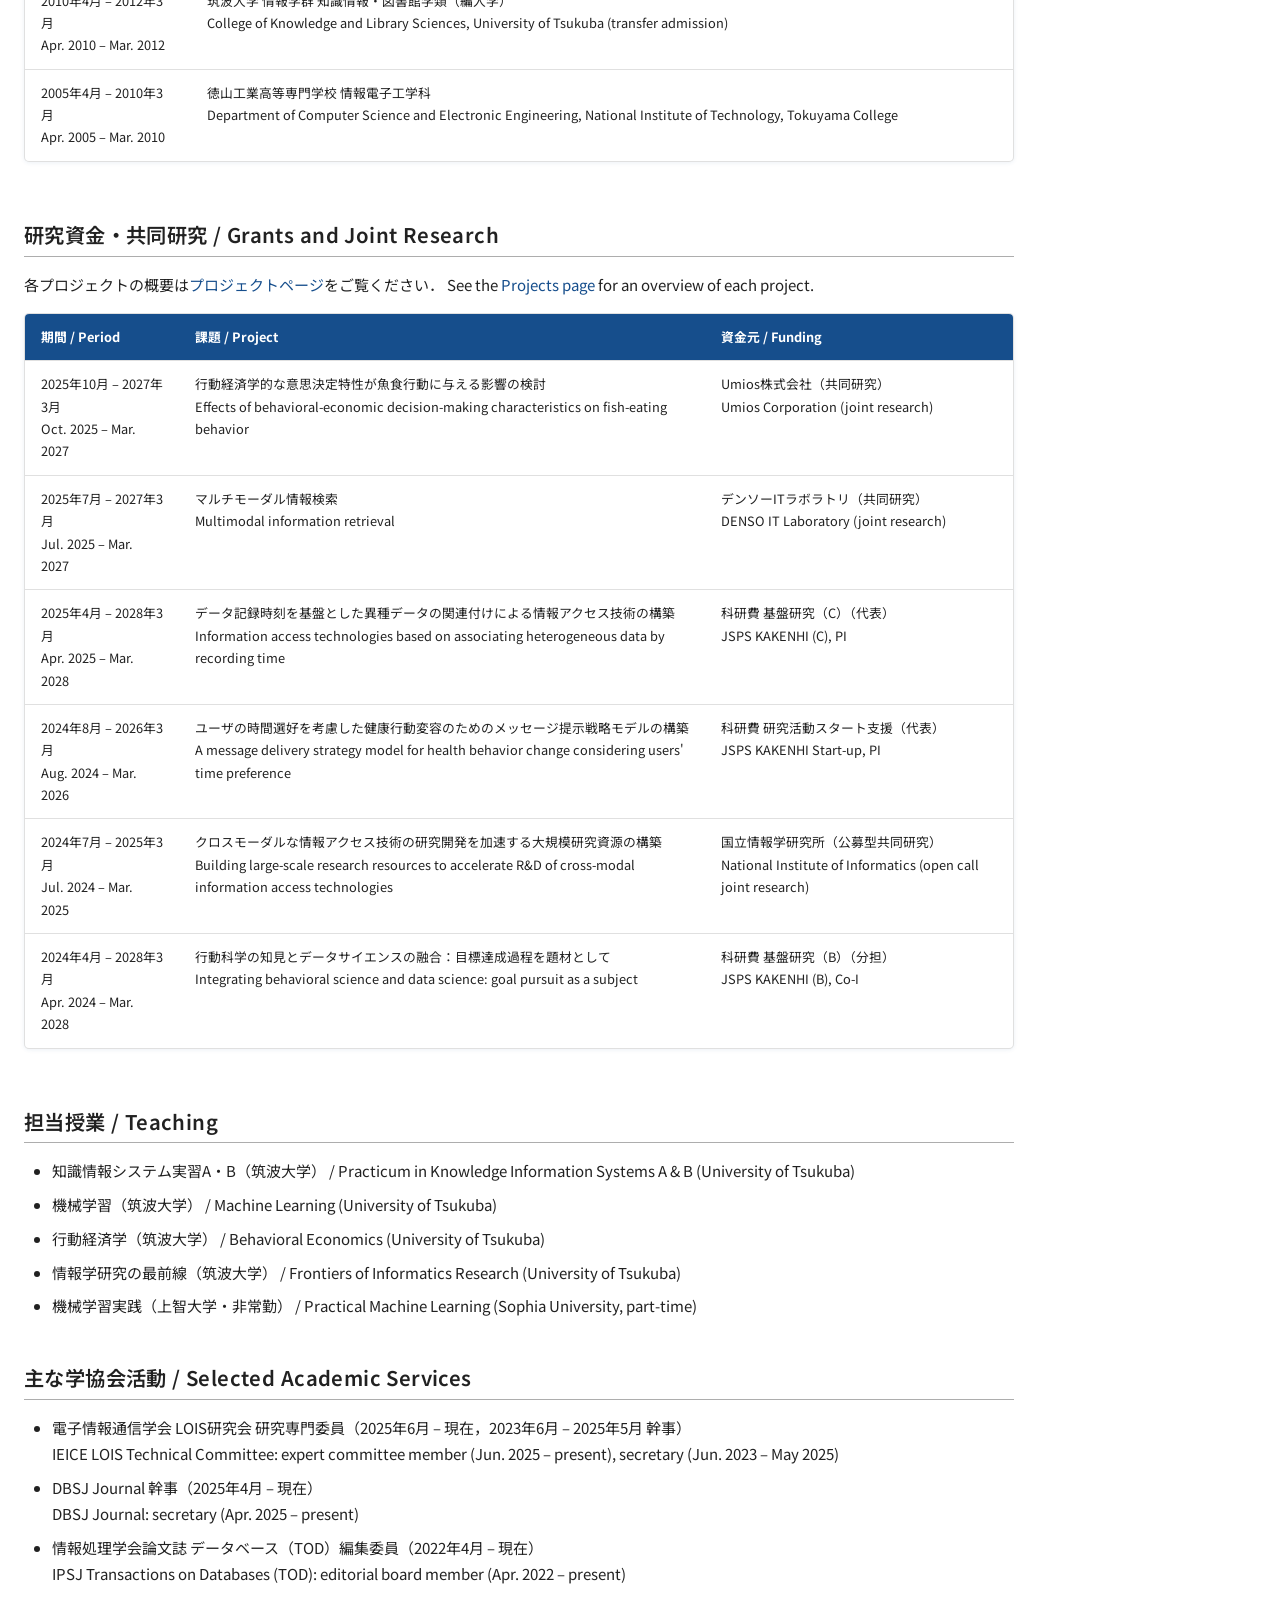
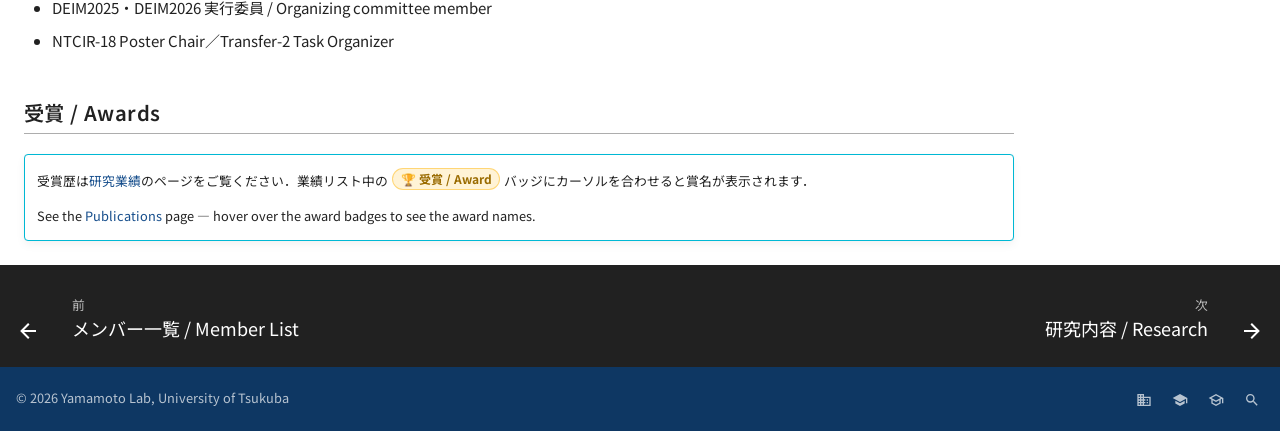
<file: faculty/index.html>
<!doctype html>
<html lang="ja" class="no-js">
  <head>
    
      <meta charset="utf-8">
      <meta name="viewport" content="width=device-width,initial-scale=1">
      
        <meta name="description" content="筑波大学 山本研究室（行動データ分析・モデリング研究室）">
      
      
      
        <link rel="canonical" href="https://yamamotolab-tsukuba.github.io/faculty/">
      
      
        <link rel="prev" href="../members/">
      
      
        <link rel="next" href="../research/">
      
      
        
      
      
      <link rel="icon" href="../assets/favicon.png">
      <meta name="generator" content="mkdocs-1.6.1, mkdocs-material-9.7.7">
    
    
      
        <title>教員紹介 / Faculty - 山本研究室 - Yamamoto Lab</title>
      
    
    
      <link rel="stylesheet" href="../assets/stylesheets/main.ec1eaa64.min.css">
      
        
        <link rel="stylesheet" href="../assets/stylesheets/palette.ab4e12ef.min.css">
      
      
  
  
    
      
      
    
  
    
      
      
    
  
    
      
      
    
  
    
      
      
    
  
    
      
      
    
  
    
      
      
    
  
    
      
      
    
  
    
      
      
    
  
    
      
      
    
  
    
      
      
    
  
    
      
      
    
  
    
      
      
    
  
  
  <style>:root{--md-admonition-icon--note:url('data:image/svg+xml;charset=utf-8,%3Csvg%20xmlns%3D%22http%3A//www.w3.org/2000/svg%22%20viewBox%3D%220%200%2016%2016%22%3E%3Cpath%20d%3D%22M1%207.775V2.75C1%201.784%201.784%201%202.75%201h5.025c.464%200%20.91.184%201.238.513l6.25%206.25a1.75%201.75%200%200%201%200%202.474l-5.026%205.026a1.75%201.75%200%200%201-2.474%200l-6.25-6.25A1.75%201.75%200%200%201%201%207.775m1.5%200c0%20.066.026.13.073.177l6.25%206.25a.25.25%200%200%200%20.354%200l5.025-5.025a.25.25%200%200%200%200-.354l-6.25-6.25a.25.25%200%200%200-.177-.073H2.75a.25.25%200%200%200-.25.25ZM6%205a1%201%200%201%201%200%202%201%201%200%200%201%200-2%22/%3E%3C/svg%3E');--md-admonition-icon--abstract:url('data:image/svg+xml;charset=utf-8,%3Csvg%20xmlns%3D%22http%3A//www.w3.org/2000/svg%22%20viewBox%3D%220%200%2016%2016%22%3E%3Cpath%20d%3D%22M2.5%201.75v11.5c0%20.138.112.25.25.25h3.17a.75.75%200%200%201%200%201.5H2.75A1.75%201.75%200%200%201%201%2013.25V1.75C1%20.784%201.784%200%202.75%200h8.5C12.216%200%2013%20.784%2013%201.75v7.736a.75.75%200%200%201-1.5%200V1.75a.25.25%200%200%200-.25-.25h-8.5a.25.25%200%200%200-.25.25m13.274%209.537zl-4.557%204.45a.75.75%200%200%201-1.055-.008l-1.943-1.95a.75.75%200%200%201%201.062-1.058l1.419%201.425%204.026-3.932a.75.75%200%201%201%201.048%201.074M4.75%204h4.5a.75.75%200%200%201%200%201.5h-4.5a.75.75%200%200%201%200-1.5M4%207.75A.75.75%200%200%201%204.75%207h2a.75.75%200%200%201%200%201.5h-2A.75.75%200%200%201%204%207.75%22/%3E%3C/svg%3E');--md-admonition-icon--info:url('data:image/svg+xml;charset=utf-8,%3Csvg%20xmlns%3D%22http%3A//www.w3.org/2000/svg%22%20viewBox%3D%220%200%2016%2016%22%3E%3Cpath%20d%3D%22M0%208a8%208%200%201%201%2016%200A8%208%200%200%201%200%208m8-6.5a6.5%206.5%200%201%200%200%2013%206.5%206.5%200%200%200%200-13M6.5%207.75A.75.75%200%200%201%207.25%207h1a.75.75%200%200%201%20.75.75v2.75h.25a.75.75%200%200%201%200%201.5h-2a.75.75%200%200%201%200-1.5h.25v-2h-.25a.75.75%200%200%201-.75-.75M8%206a1%201%200%201%201%200-2%201%201%200%200%201%200%202%22/%3E%3C/svg%3E');--md-admonition-icon--tip:url('data:image/svg+xml;charset=utf-8,%3Csvg%20xmlns%3D%22http%3A//www.w3.org/2000/svg%22%20viewBox%3D%220%200%2016%2016%22%3E%3Cpath%20d%3D%22M3.499.75a.75.75%200%200%201%201.5%200v.996C5.9%202.903%206.793%203.65%207.662%204.376l.24.202c-.036-.694.055-1.422.426-2.163C9.1.873%2010.794-.045%2012.622.26%2014.408.558%2016%201.94%2016%204.25c0%201.278-.954%202.575-2.44%202.734l.146.508.065.22c.203.701.412%201.455.476%202.226.142%201.707-.4%203.03-1.487%203.898C11.714%2014.671%2010.27%2015%208.75%2015h-6a.75.75%200%200%201%200-1.5h1.376a4.5%204.5%200%200%201-.563-1.191%203.84%203.84%200%200%201-.05-2.063%204.65%204.65%200%200%201-2.025-.293.75.75%200%200%201%20.525-1.406c1.357.507%202.376-.006%202.698-.318l.009-.01a.747.747%200%200%201%201.06%200%20.75.75%200%200%201-.012%201.074c-.912.92-.992%201.835-.768%202.586.221.74.745%201.337%201.196%201.621H8.75c1.343%200%202.398-.296%203.074-.836.635-.507%201.036-1.31.928-2.602-.05-.603-.216-1.224-.422-1.93l-.064-.221c-.12-.407-.246-.84-.353-1.29a2.4%202.4%200%200%201-.507-.441%203.1%203.1%200%200%201-.633-1.248.75.75%200%200%201%201.455-.364c.046.185.144.436.31.627.146.168.353.305.712.305.738%200%201.25-.615%201.25-1.25%200-1.47-.95-2.315-2.123-2.51-1.172-.196-2.227.387-2.706%201.345-.46.92-.27%201.774.019%203.062l.042.19.01.05c.348.443.666.949.94%201.553a.75.75%200%201%201-1.365.62c-.553-1.217-1.32-1.94-2.3-2.768L6.7%205.527c-.814-.68-1.75-1.462-2.692-2.619a3.7%203.7%200%200%200-1.023.88c-.406.495-.663%201.036-.722%201.508.116.122.306.21.591.239.388.038.797-.06%201.032-.19a.75.75%200%200%201%20.728%201.31c-.515.287-1.23.439-1.906.373-.682-.067-1.473-.38-1.879-1.193L.75%205.677V5.5c0-.984.48-1.94%201.077-2.664.46-.559%201.05-1.055%201.673-1.353z%22/%3E%3C/svg%3E');--md-admonition-icon--success:url('data:image/svg+xml;charset=utf-8,%3Csvg%20xmlns%3D%22http%3A//www.w3.org/2000/svg%22%20viewBox%3D%220%200%2016%2016%22%3E%3Cpath%20d%3D%22M13.78%204.22a.75.75%200%200%201%200%201.06l-7.25%207.25a.75.75%200%200%201-1.06%200L2.22%209.28a.75.75%200%200%201%20.018-1.042.75.75%200%200%201%201.042-.018L6%2010.94l6.72-6.72a.75.75%200%200%201%201.06%200%22/%3E%3C/svg%3E');--md-admonition-icon--question:url('data:image/svg+xml;charset=utf-8,%3Csvg%20xmlns%3D%22http%3A//www.w3.org/2000/svg%22%20viewBox%3D%220%200%2016%2016%22%3E%3Cpath%20d%3D%22M0%208a8%208%200%201%201%2016%200A8%208%200%200%201%200%208m8-6.5a6.5%206.5%200%201%200%200%2013%206.5%206.5%200%200%200%200-13M6.92%206.085h.001a.749.749%200%201%201-1.342-.67c.169-.339.436-.701.849-.977C6.845%204.16%207.369%204%208%204a2.76%202.76%200%200%201%201.637.525c.503.377.863.965.863%201.725%200%20.448-.115.83-.329%201.15-.205.307-.47.513-.692.662-.109.072-.22.138-.313.195l-.006.004a6%206%200%200%200-.26.16%201%201%200%200%200-.276.245.75.75%200%200%201-1.248-.832c.184-.264.42-.489.692-.661q.154-.1.313-.195l.007-.004c.1-.061.182-.11.258-.161a1%201%200%200%200%20.277-.245C8.96%206.514%209%206.427%209%206.25a.61.61%200%200%200-.262-.525A1.27%201.27%200%200%200%208%205.5c-.369%200-.595.09-.74.187a1%201%200%200%200-.34.398M9%2011a1%201%200%201%201-2%200%201%201%200%200%201%202%200%22/%3E%3C/svg%3E');--md-admonition-icon--warning:url('data:image/svg+xml;charset=utf-8,%3Csvg%20xmlns%3D%22http%3A//www.w3.org/2000/svg%22%20viewBox%3D%220%200%2016%2016%22%3E%3Cpath%20d%3D%22M6.457%201.047c.659-1.234%202.427-1.234%203.086%200l6.082%2011.378A1.75%201.75%200%200%201%2014.082%2015H1.918a1.75%201.75%200%200%201-1.543-2.575Zm1.763.707a.25.25%200%200%200-.44%200L1.698%2013.132a.25.25%200%200%200%20.22.368h12.164a.25.25%200%200%200%20.22-.368Zm.53%203.996v2.5a.75.75%200%200%201-1.5%200v-2.5a.75.75%200%200%201%201.5%200M9%2011a1%201%200%201%201-2%200%201%201%200%200%201%202%200%22/%3E%3C/svg%3E');--md-admonition-icon--failure:url('data:image/svg+xml;charset=utf-8,%3Csvg%20xmlns%3D%22http%3A//www.w3.org/2000/svg%22%20viewBox%3D%220%200%2016%2016%22%3E%3Cpath%20d%3D%22M2.344%202.343za8%208%200%200%201%2011.314%2011.314A8.002%208.002%200%200%201%20.234%2010.089a8%208%200%200%201%202.11-7.746m1.06%2010.253a6.5%206.5%200%201%200%209.108-9.275%206.5%206.5%200%200%200-9.108%209.275M6.03%204.97%208%206.94l1.97-1.97a.749.749%200%200%201%201.275.326.75.75%200%200%201-.215.734L9.06%208l1.97%201.97a.749.749%200%200%201-.326%201.275.75.75%200%200%201-.734-.215L8%209.06l-1.97%201.97a.749.749%200%200%201-1.275-.326.75.75%200%200%201%20.215-.734L6.94%208%204.97%206.03a.75.75%200%200%201%20.018-1.042.75.75%200%200%201%201.042-.018%22/%3E%3C/svg%3E');--md-admonition-icon--danger:url('data:image/svg+xml;charset=utf-8,%3Csvg%20xmlns%3D%22http%3A//www.w3.org/2000/svg%22%20viewBox%3D%220%200%2016%2016%22%3E%3Cpath%20d%3D%22M9.504.43a1.516%201.516%200%200%201%202.437%201.713L10.415%205.5h2.123c1.57%200%202.346%201.909%201.22%203.004l-7.34%207.142a1.25%201.25%200%200%201-.871.354h-.302a1.25%201.25%200%200%201-1.157-1.723L5.633%2010.5H3.462c-1.57%200-2.346-1.909-1.22-3.004zm1.047%201.074L3.286%208.571A.25.25%200%200%200%203.462%209H6.75a.75.75%200%200%201%20.694%201.034l-1.713%204.188%206.982-6.793A.25.25%200%200%200%2012.538%207H9.25a.75.75%200%200%201-.683-1.06l2.008-4.418.003-.006-.004-.009-.006-.006-.008-.001q-.005%200-.009.004%22/%3E%3C/svg%3E');--md-admonition-icon--bug:url('data:image/svg+xml;charset=utf-8,%3Csvg%20xmlns%3D%22http%3A//www.w3.org/2000/svg%22%20viewBox%3D%220%200%2016%2016%22%3E%3Cpath%20d%3D%22M4.72.22a.75.75%200%200%201%201.06%200l1%20.999a3.5%203.5%200%200%201%202.441%200l.999-1a.748.748%200%200%201%201.265.332.75.75%200%200%201-.205.729l-.775.776c.616.63.995%201.493.995%202.444v.327q0%20.15-.025.292c.408.14.764.392%201.029.722l1.968-.787a.75.75%200%200%201%20.556%201.392L13%207.258V9h2.25a.75.75%200%200%201%200%201.5H13v.5q-.002.615-.141%201.186l2.17.868a.75.75%200%200%201-.557%201.392l-2.184-.873A5%205%200%200%201%208%2016a5%205%200%200%201-4.288-2.427l-2.183.873a.75.75%200%200%201-.558-1.392l2.17-.868A5%205%200%200%201%203%2011v-.5H.75a.75.75%200%200%201%200-1.5H3V7.258L.971%206.446a.75.75%200%200%201%20.558-1.392l1.967.787c.265-.33.62-.583%201.03-.722a1.7%201.7%200%200%201-.026-.292V4.5c0-.951.38-1.814.995-2.444L4.72%201.28a.75.75%200%200%201%200-1.06m.53%206.28a.75.75%200%200%200-.75.75V11a3.5%203.5%200%201%200%207%200V7.25a.75.75%200%200%200-.75-.75ZM6.173%205h3.654A.17.17%200%200%200%2010%204.827V4.5a2%202%200%201%200-4%200v.327c0%20.096.077.173.173.173%22/%3E%3C/svg%3E');--md-admonition-icon--example:url('data:image/svg+xml;charset=utf-8,%3Csvg%20xmlns%3D%22http%3A//www.w3.org/2000/svg%22%20viewBox%3D%220%200%2016%2016%22%3E%3Cpath%20d%3D%22M5%205.782V2.5h-.25a.75.75%200%200%201%200-1.5h6.5a.75.75%200%200%201%200%201.5H11v3.282l3.666%205.76C15.619%2013.04%2014.543%2015%2012.767%2015H3.233c-1.776%200-2.852-1.96-1.899-3.458Zm-2.4%206.565a.75.75%200%200%200%20.633%201.153h9.534a.75.75%200%200%200%20.633-1.153L12.225%2010.5h-8.45ZM9.5%202.5h-3V6c0%20.143-.04.283-.117.403L4.73%209h6.54L9.617%206.403A.75.75%200%200%201%209.5%206Z%22/%3E%3C/svg%3E');--md-admonition-icon--quote:url('data:image/svg+xml;charset=utf-8,%3Csvg%20xmlns%3D%22http%3A//www.w3.org/2000/svg%22%20viewBox%3D%220%200%2016%2016%22%3E%3Cpath%20d%3D%22M1.75%202.5h10.5a.75.75%200%200%201%200%201.5H1.75a.75.75%200%200%201%200-1.5m4%205h8.5a.75.75%200%200%201%200%201.5h-8.5a.75.75%200%200%201%200-1.5m0%205h8.5a.75.75%200%200%201%200%201.5h-8.5a.75.75%200%200%201%200-1.5M2.5%207.75v6a.75.75%200%200%201-1.5%200v-6a.75.75%200%200%201%201.5%200%22/%3E%3C/svg%3E');}</style>



    
    
      
    
    
      
        
        
        <link rel="preconnect" href="https://fonts.gstatic.com" crossorigin>
        <link rel="stylesheet" href="https://fonts.googleapis.com/css?family=Noto+Sans+JP:300,300i,400,400i,700,700i%7CRoboto+Mono:400,400i,700,700i&display=fallback">
        <style>:root{--md-text-font:"Noto Sans JP";--md-code-font:"Roboto Mono"}</style>
      
    
    
      <link rel="stylesheet" href="../stylesheets/extra.css?v=4">
    
    <script>__md_scope=new URL("..",location),__md_hash=e=>[...e].reduce(((e,_)=>(e<<5)-e+_.charCodeAt(0)),0),__md_get=(e,_=localStorage,t=__md_scope)=>JSON.parse(_.getItem(t.pathname+"."+e)),__md_set=(e,_,t=localStorage,a=__md_scope)=>{try{t.setItem(a.pathname+"."+e,JSON.stringify(_))}catch(e){}}</script>
    
      

    
    
  <meta property="og:site_name" content="山本研究室 - Yamamoto Lab" />
  <meta property="og:type" content="website" />
  <meta property="og:title" content="教員紹介 / Faculty" />
  <meta property="og:url" content="https://yamamotolab-tsukuba.github.io/faculty/" />
  

  </head>
  
  
    
    
      
    
    
    
    
    <body dir="ltr" data-md-color-scheme="default" data-md-color-primary="custom" data-md-color-accent="custom">
  
    
    <input class="md-toggle" data-md-toggle="drawer" type="checkbox" id="__drawer" autocomplete="off">
    <input class="md-toggle" data-md-toggle="search" type="checkbox" id="__search" autocomplete="off">
    <label class="md-overlay" for="__drawer"></label>
    <div data-md-component="skip">
      
        
        <a href="#faculty" class="md-skip">
          コンテンツにスキップ
        </a>
      
    </div>
    <div data-md-component="announce">
      
    </div>
    
    
      

  

<header class="md-header md-header--shadow md-header--lifted" data-md-component="header">
  <nav class="md-header__inner md-grid" aria-label="ヘッダー">
    <a href=".." title="山本研究室 - Yamamoto Lab" class="md-header__button md-logo" aria-label="山本研究室 - Yamamoto Lab" data-md-component="logo">
      
  
  <svg xmlns="http://www.w3.org/2000/svg" viewBox="0 0 24 24"><path d="M2 2h2v18h18v2H2zm7 8a3 3 0 0 1 3 3 3 3 0 0 1-3 3 3 3 0 0 1-3-3 3 3 0 0 1 3-3m4-8a3 3 0 0 1 3 3 3 3 0 0 1-3 3 3 3 0 0 1-3-3 3 3 0 0 1 3-3m5 10a3 3 0 0 1 3 3 3 3 0 0 1-3 3 3 3 0 0 1-3-3 3 3 0 0 1 3-3"/></svg>

    </a>
    <label class="md-header__button md-icon" for="__drawer">
      
      <svg xmlns="http://www.w3.org/2000/svg" viewBox="0 0 24 24"><path d="M3 6h18v2H3zm0 5h18v2H3zm0 5h18v2H3z"/></svg>
    </label>
    <div class="md-header__title" data-md-component="header-title">
      <div class="md-header__ellipsis">
        <div class="md-header__topic">
          <span class="md-ellipsis">
            山本研究室 - Yamamoto Lab
          </span>
        </div>
        <div class="md-header__topic" data-md-component="header-topic">
          <span class="md-ellipsis">
            
              教員紹介 / Faculty
            
          </span>
        </div>
      </div>
    </div>
    
      
        <form class="md-header__option" data-md-component="palette">
  
    
    
    
    <input class="md-option" data-md-color-media="(prefers-color-scheme: light)" data-md-color-scheme="default" data-md-color-primary="custom" data-md-color-accent="custom"  aria-label="ダークモードに切替"  type="radio" name="__palette" id="__palette_0">
    
      <label class="md-header__button md-icon" title="ダークモードに切替" for="__palette_1" hidden>
        <svg xmlns="http://www.w3.org/2000/svg" viewBox="0 0 24 24"><path d="m17.75 4.09-2.53 1.94.91 3.06-2.63-1.81-2.63 1.81.91-3.06-2.53-1.94L12.44 4l1.06-3 1.06 3zm3.5 6.91-1.64 1.25.59 1.98-1.7-1.17-1.7 1.17.59-1.98L15.75 11l2.06-.05L18.5 9l.69 1.95zm-2.28 4.95c.83-.08 1.72 1.1 1.19 1.85-.32.45-.66.87-1.08 1.27C15.17 23 8.84 23 4.94 19.07c-3.91-3.9-3.91-10.24 0-14.14.4-.4.82-.76 1.27-1.08.75-.53 1.93.36 1.85 1.19-.27 2.86.69 5.83 2.89 8.02a9.96 9.96 0 0 0 8.02 2.89m-1.64 2.02a12.08 12.08 0 0 1-7.8-3.47c-2.17-2.19-3.33-5-3.49-7.82-2.81 3.14-2.7 7.96.31 10.98 3.02 3.01 7.84 3.12 10.98.31"/></svg>
      </label>
    
  
    
    
    
    <input class="md-option" data-md-color-media="(prefers-color-scheme: dark)" data-md-color-scheme="slate" data-md-color-primary="custom" data-md-color-accent="custom"  aria-label="ライトモードに切替"  type="radio" name="__palette" id="__palette_1">
    
      <label class="md-header__button md-icon" title="ライトモードに切替" for="__palette_0" hidden>
        <svg xmlns="http://www.w3.org/2000/svg" viewBox="0 0 24 24"><path d="M12 7a5 5 0 0 1 5 5 5 5 0 0 1-5 5 5 5 0 0 1-5-5 5 5 0 0 1 5-5m0 2a3 3 0 0 0-3 3 3 3 0 0 0 3 3 3 3 0 0 0 3-3 3 3 0 0 0-3-3m0-7 2.39 3.42C13.65 5.15 12.84 5 12 5s-1.65.15-2.39.42zM3.34 7l4.16-.35A7.2 7.2 0 0 0 5.94 8.5c-.44.74-.69 1.5-.83 2.29zm.02 10 1.76-3.77a7.131 7.131 0 0 0 2.38 4.14zM20.65 7l-1.77 3.79a7.02 7.02 0 0 0-2.38-4.15zm-.01 10-4.14.36c.59-.51 1.12-1.14 1.54-1.86.42-.73.69-1.5.83-2.29zM12 22l-2.41-3.44c.74.27 1.55.44 2.41.44.82 0 1.63-.17 2.37-.44z"/></svg>
      </label>
    
  
</form>
      
    
    
      <script>var palette=__md_get("__palette");if(palette&&palette.color){if("(prefers-color-scheme)"===palette.color.media){var media=matchMedia("(prefers-color-scheme: light)"),input=document.querySelector(media.matches?"[data-md-color-media='(prefers-color-scheme: light)']":"[data-md-color-media='(prefers-color-scheme: dark)']");palette.color.media=input.getAttribute("data-md-color-media"),palette.color.scheme=input.getAttribute("data-md-color-scheme"),palette.color.primary=input.getAttribute("data-md-color-primary"),palette.color.accent=input.getAttribute("data-md-color-accent")}for(var[key,value]of Object.entries(palette.color))document.body.setAttribute("data-md-color-"+key,value)}</script>
    
    
    
      
      
        <label class="md-header__button md-icon" for="__search">
          
          <svg xmlns="http://www.w3.org/2000/svg" viewBox="0 0 24 24"><path d="M9.5 3A6.5 6.5 0 0 1 16 9.5c0 1.61-.59 3.09-1.56 4.23l.27.27h.79l5 5-1.5 1.5-5-5v-.79l-.27-.27A6.52 6.52 0 0 1 9.5 16 6.5 6.5 0 0 1 3 9.5 6.5 6.5 0 0 1 9.5 3m0 2C7 5 5 7 5 9.5S7 14 9.5 14 14 12 14 9.5 12 5 9.5 5"/></svg>
        </label>
        <div class="md-search" data-md-component="search" role="dialog">
  <label class="md-search__overlay" for="__search"></label>
  <div class="md-search__inner" role="search">
    <form class="md-search__form" name="search">
      <input type="text" class="md-search__input" name="query" aria-label="検索" placeholder="検索" autocapitalize="off" autocorrect="off" autocomplete="off" spellcheck="false" data-md-component="search-query" required>
      <label class="md-search__icon md-icon" for="__search">
        
        <svg xmlns="http://www.w3.org/2000/svg" viewBox="0 0 24 24"><path d="M9.5 3A6.5 6.5 0 0 1 16 9.5c0 1.61-.59 3.09-1.56 4.23l.27.27h.79l5 5-1.5 1.5-5-5v-.79l-.27-.27A6.52 6.52 0 0 1 9.5 16 6.5 6.5 0 0 1 3 9.5 6.5 6.5 0 0 1 9.5 3m0 2C7 5 5 7 5 9.5S7 14 9.5 14 14 12 14 9.5 12 5 9.5 5"/></svg>
        
        <svg xmlns="http://www.w3.org/2000/svg" viewBox="0 0 24 24"><path d="M20 11v2H8l5.5 5.5-1.42 1.42L4.16 12l7.92-7.92L13.5 5.5 8 11z"/></svg>
      </label>
      <nav class="md-search__options" aria-label="検索">
        
        <button type="reset" class="md-search__icon md-icon" title="クリア" aria-label="クリア" tabindex="-1">
          
          <svg xmlns="http://www.w3.org/2000/svg" viewBox="0 0 24 24"><path d="M19 6.41 17.59 5 12 10.59 6.41 5 5 6.41 10.59 12 5 17.59 6.41 19 12 13.41 17.59 19 19 17.59 13.41 12z"/></svg>
        </button>
      </nav>
      
        <div class="md-search__suggest" data-md-component="search-suggest"></div>
      
    </form>
    <div class="md-search__output">
      <div class="md-search__scrollwrap" tabindex="0" data-md-scrollfix>
        <div class="md-search-result" data-md-component="search-result">
          <div class="md-search-result__meta">
            検索を初期化
          </div>
          <ol class="md-search-result__list" role="presentation"></ol>
        </div>
      </div>
    </div>
  </div>
</div>
      
    
    
  </nav>
  
    
      
<nav class="md-tabs" aria-label="タブ" data-md-component="tabs">
  <div class="md-grid">
    <ul class="md-tabs__list">
      
        
  
  
  
  
    <li class="md-tabs__item">
      <a href=".." class="md-tabs__link">
        
  
  
    
  
  ホーム / Home

      </a>
    </li>
  

      
        
  
  
  
    
  
  
    
    
      <li class="md-tabs__item md-tabs__item--active">
        <a href="../members/" class="md-tabs__link">
          
  
  
  メンバー / Members

        </a>
      </li>
    
  

      
        
  
  
  
  
    <li class="md-tabs__item">
      <a href="../research/" class="md-tabs__link">
        
  
  
    
  
  研究内容 / Research

      </a>
    </li>
  

      
        
  
  
  
  
    <li class="md-tabs__item">
      <a href="../projects/" class="md-tabs__link">
        
  
  
    
  
  プロジェクト / Projects

      </a>
    </li>
  

      
        
  
  
  
  
    <li class="md-tabs__item">
      <a href="../publications/" class="md-tabs__link">
        
  
  
    
  
  研究業績 / Publications

      </a>
    </li>
  

      
        
  
  
  
  
    <li class="md-tabs__item">
      <a href="../contact/" class="md-tabs__link">
        
  
  
    
  
  連絡先 / Contact

      </a>
    </li>
  

      
    </ul>
  </div>
</nav>
    
  
</header>
    
    <div class="md-container" data-md-component="container">
      
      
        
      
      <main class="md-main" data-md-component="main">
        <div class="md-main__inner md-grid">
          
            
              
              <div class="md-sidebar md-sidebar--primary" data-md-component="sidebar" data-md-type="navigation" >
                <div class="md-sidebar__scrollwrap">
                  <div class="md-sidebar__inner">
                    


  


<nav class="md-nav md-nav--primary md-nav--lifted" aria-label="ナビゲーション" data-md-level="0">
  <label class="md-nav__title" for="__drawer">
    <a href=".." title="山本研究室 - Yamamoto Lab" class="md-nav__button md-logo" aria-label="山本研究室 - Yamamoto Lab" data-md-component="logo">
      
  
  <svg xmlns="http://www.w3.org/2000/svg" viewBox="0 0 24 24"><path d="M2 2h2v18h18v2H2zm7 8a3 3 0 0 1 3 3 3 3 0 0 1-3 3 3 3 0 0 1-3-3 3 3 0 0 1 3-3m4-8a3 3 0 0 1 3 3 3 3 0 0 1-3 3 3 3 0 0 1-3-3 3 3 0 0 1 3-3m5 10a3 3 0 0 1 3 3 3 3 0 0 1-3 3 3 3 0 0 1-3-3 3 3 0 0 1 3-3"/></svg>

    </a>
    山本研究室 - Yamamoto Lab
  </label>
  
  <ul class="md-nav__list" data-md-scrollfix>
    
      
      
  
  
  
  
    <li class="md-nav__item">
      <a href=".." class="md-nav__link">
        
  
  
  <span class="md-ellipsis">
    
  
    ホーム / Home
  

    
  </span>
  
  

      </a>
    </li>
  

    
      
      
  
  
    
  
  
  
    
    
    
    
      
        
        
      
      
    
    
    <li class="md-nav__item md-nav__item--active md-nav__item--section md-nav__item--nested">
      
        
        
        <input class="md-nav__toggle md-toggle " type="checkbox" id="__nav_2" checked>
        
          
          <label class="md-nav__link" for="__nav_2" id="__nav_2_label" tabindex="">
            
  
  
  <span class="md-ellipsis">
    
  
    メンバー / Members
  

    
  </span>
  
  

            <span class="md-nav__icon md-icon"></span>
          </label>
        
        <nav class="md-nav" data-md-level="1" aria-labelledby="__nav_2_label" aria-expanded="true">
          <label class="md-nav__title" for="__nav_2">
            <span class="md-nav__icon md-icon"></span>
            
  
    メンバー / Members
  

          </label>
          <ul class="md-nav__list" data-md-scrollfix>
            
              
                
  
  
  
  
    <li class="md-nav__item">
      <a href="../members/" class="md-nav__link">
        
  
  
  <span class="md-ellipsis">
    
  
    メンバー一覧 / Member List
  

    
  </span>
  
  

      </a>
    </li>
  

              
            
              
                
  
  
    
  
  
  
    <li class="md-nav__item md-nav__item--active">
      
      <input class="md-nav__toggle md-toggle" type="checkbox" id="__toc">
      
      
        
      
      
        <label class="md-nav__link md-nav__link--active" for="__toc">
          
  
  
  <span class="md-ellipsis">
    
  
    教員紹介 / Faculty
  

    
  </span>
  
  

          <span class="md-nav__icon md-icon"></span>
        </label>
      
      <a href="./" class="md-nav__link md-nav__link--active">
        
  
  
  <span class="md-ellipsis">
    
  
    教員紹介 / Faculty
  

    
  </span>
  
  

      </a>
      
        

<nav class="md-nav md-nav--secondary" aria-label="目次">
  
  
  
    
  
  
    <label class="md-nav__title" for="__toc">
      <span class="md-nav__icon md-icon"></span>
      目次
    </label>
    <ul class="md-nav__list" data-md-component="toc" data-md-scrollfix>
      
        <li class="md-nav__item">
  <a href="#shuhei-yamamoto" class="md-nav__link">
    <span class="md-ellipsis">
      
        山本 修平 / Shuhei Yamamoto
      
    </span>
  </a>
  
</li>
      
        <li class="md-nav__item">
  <a href="#work-experience" class="md-nav__link">
    <span class="md-ellipsis">
      
        経歴 / Work Experience
      
    </span>
  </a>
  
</li>
      
        <li class="md-nav__item">
  <a href="#education" class="md-nav__link">
    <span class="md-ellipsis">
      
        学歴 / Education
      
    </span>
  </a>
  
</li>
      
        <li class="md-nav__item">
  <a href="#grants-and-joint-research" class="md-nav__link">
    <span class="md-ellipsis">
      
        研究資金・共同研究 / Grants and Joint Research
      
    </span>
  </a>
  
</li>
      
        <li class="md-nav__item">
  <a href="#teaching" class="md-nav__link">
    <span class="md-ellipsis">
      
        担当授業 / Teaching
      
    </span>
  </a>
  
</li>
      
        <li class="md-nav__item">
  <a href="#selected-academic-services" class="md-nav__link">
    <span class="md-ellipsis">
      
        主な学協会活動 / Selected Academic Services
      
    </span>
  </a>
  
</li>
      
        <li class="md-nav__item">
  <a href="#awards" class="md-nav__link">
    <span class="md-ellipsis">
      
        受賞 / Awards
      
    </span>
  </a>
  
</li>
      
    </ul>
  
</nav>
      
    </li>
  

              
            
          </ul>
        </nav>
      
    </li>
  

    
      
      
  
  
  
  
    <li class="md-nav__item">
      <a href="../research/" class="md-nav__link">
        
  
  
  <span class="md-ellipsis">
    
  
    研究内容 / Research
  

    
  </span>
  
  

      </a>
    </li>
  

    
      
      
  
  
  
  
    <li class="md-nav__item">
      <a href="../projects/" class="md-nav__link">
        
  
  
  <span class="md-ellipsis">
    
  
    プロジェクト / Projects
  

    
  </span>
  
  

      </a>
    </li>
  

    
      
      
  
  
  
  
    <li class="md-nav__item">
      <a href="../publications/" class="md-nav__link">
        
  
  
  <span class="md-ellipsis">
    
  
    研究業績 / Publications
  

    
  </span>
  
  

      </a>
    </li>
  

    
      
      
  
  
  
  
    <li class="md-nav__item">
      <a href="../contact/" class="md-nav__link">
        
  
  
  <span class="md-ellipsis">
    
  
    連絡先 / Contact
  

    
  </span>
  
  

      </a>
    </li>
  

    
  </ul>
</nav>
                  </div>
                </div>
              </div>
            
            
              
              <div class="md-sidebar md-sidebar--secondary" data-md-component="sidebar" data-md-type="toc" >
                <div class="md-sidebar__scrollwrap">
                  <div class="md-sidebar__inner">
                    

<nav class="md-nav md-nav--secondary" aria-label="目次">
  
  
  
    
  
  
    <label class="md-nav__title" for="__toc">
      <span class="md-nav__icon md-icon"></span>
      目次
    </label>
    <ul class="md-nav__list" data-md-component="toc" data-md-scrollfix>
      
        <li class="md-nav__item">
  <a href="#shuhei-yamamoto" class="md-nav__link">
    <span class="md-ellipsis">
      
        山本 修平 / Shuhei Yamamoto
      
    </span>
  </a>
  
</li>
      
        <li class="md-nav__item">
  <a href="#work-experience" class="md-nav__link">
    <span class="md-ellipsis">
      
        経歴 / Work Experience
      
    </span>
  </a>
  
</li>
      
        <li class="md-nav__item">
  <a href="#education" class="md-nav__link">
    <span class="md-ellipsis">
      
        学歴 / Education
      
    </span>
  </a>
  
</li>
      
        <li class="md-nav__item">
  <a href="#grants-and-joint-research" class="md-nav__link">
    <span class="md-ellipsis">
      
        研究資金・共同研究 / Grants and Joint Research
      
    </span>
  </a>
  
</li>
      
        <li class="md-nav__item">
  <a href="#teaching" class="md-nav__link">
    <span class="md-ellipsis">
      
        担当授業 / Teaching
      
    </span>
  </a>
  
</li>
      
        <li class="md-nav__item">
  <a href="#selected-academic-services" class="md-nav__link">
    <span class="md-ellipsis">
      
        主な学協会活動 / Selected Academic Services
      
    </span>
  </a>
  
</li>
      
        <li class="md-nav__item">
  <a href="#awards" class="md-nav__link">
    <span class="md-ellipsis">
      
        受賞 / Awards
      
    </span>
  </a>
  
</li>
      
    </ul>
  
</nav>
                  </div>
                </div>
              </div>
            
          
          
            <div class="md-content" data-md-component="content">
              
              <article class="md-content__inner md-typeset">
                
                  



<h1 id="faculty">教員紹介 / Faculty<a class="headerlink" href="#faculty" title="Permanent link">&para;</a></h1>
<h2 id="shuhei-yamamoto">山本 修平 / Shuhei Yamamoto<a class="headerlink" href="#shuhei-yamamoto" title="Permanent link">&para;</a></h2>
<p>准教授・博士（情報学）<br>
Associate Professor, Ph.D. in Informatics</p>
<p><a href="https://researchmap.jp/shuhei_yamamoto" target="_blank">researchmap</a> ／ <a href="https://trios.tsukuba.ac.jp/researcher/0000004888" target="_blank">TRIOS（筑波大学研究者総覧）</a></p>
<ul>
<li><strong>所属 / Affiliation</strong>：<a href="https://www.slis.tsukuba.ac.jp/grad/index.html" target="_blank">筑波大学 図書館情報メディア系</a><br>
  Institute of Library, Information and Media Science, University of Tsukuba</li>
<li>
<p><strong>教育組織 / Teaching Affiliations</strong>：</p>
<ul>
<li><a href="https://klis.tsukuba.ac.jp/" target="_blank">筑波大学 情報学群 知識情報・図書館学類 知識情報システム主専攻</a><br>
  College of Knowledge and Library Sciences (Knowledge Information Systems Major), School of Informatics, University of Tsukuba</li>
<li><a href="https://informatics.tsukuba.ac.jp/" target="_blank">筑波大学大学院 人間総合科学学術院 人間総合科学研究群 情報学学位プログラム</a><br>
  Master's and Doctoral Programs in Informatics, Degree Programs in Comprehensive Human Sciences, Graduate School of Comprehensive Human Sciences, University of Tsukuba</li>
</ul>
</li>
<li>
<p><strong>研究分野 / Research Fields</strong>：ウェブ情報学・サービス情報学，知能情報学（Web informatics / service informatics, intelligent informatics）</p>
</li>
<li><strong>研究キーワード / Keywords</strong>：マルチモーダルデータ分析，行動モデリング，機械学習（multimodal data analysis, behavioral modeling, machine learning）</li>
<li><strong>所属学会 / Academic Societies</strong>：情報処理学会（IPSJ），電子情報通信学会（IEICE），日本データベース学会（DBSJ）</li>
</ul>
<h2 id="work-experience">経歴 / Work Experience<a class="headerlink" href="#work-experience" title="Permanent link">&para;</a></h2>
<table>
<thead>
<tr>
<th>期間 / Period</th>
<th>所属 / Affiliation</th>
</tr>
</thead>
<tbody>
<tr>
<td>2024年3月 – 現在<br>Mar. 2024 – present</td>
<td>筑波大学 図書館情報メディア系 准教授<br>Associate Professor, Institute of Library, Information and Media Science, University of Tsukuba</td>
</tr>
<tr>
<td>2021年7月 – 2024年2月<br>Jul. 2021 – Feb. 2024</td>
<td>日本電信電話株式会社 NTT人間情報研究所<br>NTT Human Informatics Laboratories, NTT Corporation</td>
</tr>
<tr>
<td>2016年10月 – 2021年6月<br>Oct. 2016 – Jun. 2021</td>
<td>日本電信電話株式会社 NTTサービスエボリューション研究所<br>NTT Service Evolution Laboratories, NTT Corporation</td>
</tr>
<tr>
<td>2016年4月 – 2016年9月<br>Apr. 2016 – Sep. 2016</td>
<td>日本学術振興会 特別研究員PD<br>JSPS Research Fellow (PD)</td>
</tr>
<tr>
<td>2015年4月 – 2016年3月<br>Apr. 2015 – Mar. 2016</td>
<td>日本学術振興会 特別研究員DC2<br>JSPS Research Fellow (DC2)</td>
</tr>
</tbody>
</table>
<h2 id="education">学歴 / Education<a class="headerlink" href="#education" title="Permanent link">&para;</a></h2>
<table>
<thead>
<tr>
<th>期間 / Period</th>
<th>学校・課程 / Institution</th>
</tr>
</thead>
<tbody>
<tr>
<td>2014年4月 – 2016年3月<br>Apr. 2014 – Mar. 2016</td>
<td>筑波大学大学院 図書館情報メディア研究科 博士後期課程（2016年3月 博士（情報学）取得）<br>Doctoral program, Graduate School of Library, Information and Media Studies, University of Tsukuba (Ph.D. in Informatics, Mar. 2016)</td>
</tr>
<tr>
<td>2012年4月 – 2014年3月<br>Apr. 2012 – Mar. 2014</td>
<td>筑波大学大学院 図書館情報メディア研究科 博士前期課程<br>Master's program, Graduate School of Library, Information and Media Studies, University of Tsukuba</td>
</tr>
<tr>
<td>2010年4月 – 2012年3月<br>Apr. 2010 – Mar. 2012</td>
<td>筑波大学 情報学群 知識情報・図書館学類（編入学）<br>College of Knowledge and Library Sciences, University of Tsukuba (transfer admission)</td>
</tr>
<tr>
<td>2005年4月 – 2010年3月<br>Apr. 2005 – Mar. 2010</td>
<td>徳山工業高等専門学校 情報電子工学科<br>Department of Computer Science and Electronic Engineering, National Institute of Technology, Tokuyama College</td>
</tr>
</tbody>
</table>
<h2 id="grants-and-joint-research">研究資金・共同研究 / Grants and Joint Research<a class="headerlink" href="#grants-and-joint-research" title="Permanent link">&para;</a></h2>
<p>各プロジェクトの概要は<a href="../projects/">プロジェクトページ</a>をご覧ください．
See the <a href="../projects/">Projects page</a> for an overview of each project.</p>
<table>
<thead>
<tr>
<th>期間 / Period</th>
<th>課題 / Project</th>
<th>資金元 / Funding</th>
</tr>
</thead>
<tbody>
<tr>
<td>2025年10月 – 2027年3月<br>Oct. 2025 – Mar. 2027</td>
<td>行動経済学的な意思決定特性が魚食行動に与える影響の検討<br>Effects of behavioral-economic decision-making characteristics on fish-eating behavior</td>
<td>Umios株式会社（共同研究）<br>Umios Corporation (joint research)</td>
</tr>
<tr>
<td>2025年7月 – 2027年3月<br>Jul. 2025 – Mar. 2027</td>
<td>マルチモーダル情報検索<br>Multimodal information retrieval</td>
<td>デンソーITラボラトリ（共同研究）<br>DENSO IT Laboratory (joint research)</td>
</tr>
<tr>
<td>2025年4月 – 2028年3月<br>Apr. 2025 – Mar. 2028</td>
<td>データ記録時刻を基盤とした異種データの関連付けによる情報アクセス技術の構築<br>Information access technologies based on associating heterogeneous data by recording time</td>
<td>科研費 基盤研究（C）（代表）<br>JSPS KAKENHI (C), PI</td>
</tr>
<tr>
<td>2024年8月 – 2026年3月<br>Aug. 2024 – Mar. 2026</td>
<td>ユーザの時間選好を考慮した健康行動変容のためのメッセージ提示戦略モデルの構築<br>A message delivery strategy model for health behavior change considering users' time preference</td>
<td>科研費 研究活動スタート支援（代表）<br>JSPS KAKENHI Start-up, PI</td>
</tr>
<tr>
<td>2024年7月 – 2025年3月<br>Jul. 2024 – Mar. 2025</td>
<td>クロスモーダルな情報アクセス技術の研究開発を加速する大規模研究資源の構築<br>Building large-scale research resources to accelerate R&amp;D of cross-modal information access technologies</td>
<td>国立情報学研究所（公募型共同研究）<br>National Institute of Informatics (open call joint research)</td>
</tr>
<tr>
<td>2024年4月 – 2028年3月<br>Apr. 2024 – Mar. 2028</td>
<td>行動科学の知見とデータサイエンスの融合：目標達成過程を題材として<br>Integrating behavioral science and data science: goal pursuit as a subject</td>
<td>科研費 基盤研究（B）（分担）<br>JSPS KAKENHI (B), Co-I</td>
</tr>
</tbody>
</table>
<h2 id="teaching">担当授業 / Teaching<a class="headerlink" href="#teaching" title="Permanent link">&para;</a></h2>
<ul>
<li>知識情報システム実習A・B（筑波大学） / Practicum in Knowledge Information Systems A &amp; B (University of Tsukuba)</li>
<li>機械学習（筑波大学） / Machine Learning (University of Tsukuba)</li>
<li>行動経済学（筑波大学） / Behavioral Economics (University of Tsukuba)</li>
<li>情報学研究の最前線（筑波大学） / Frontiers of Informatics Research (University of Tsukuba)</li>
<li>機械学習実践（上智大学・非常勤） / Practical Machine Learning (Sophia University, part-time)</li>
</ul>
<h2 id="selected-academic-services">主な学協会活動 / Selected Academic Services<a class="headerlink" href="#selected-academic-services" title="Permanent link">&para;</a></h2>
<ul>
<li>電子情報通信学会 LOIS研究会 研究専門委員（2025年6月 – 現在，2023年6月 – 2025年5月 幹事）<br>IEICE LOIS Technical Committee: expert committee member (Jun. 2025 – present), secretary (Jun. 2023 – May 2025)</li>
<li>DBSJ Journal 幹事（2025年4月 – 現在）<br>DBSJ Journal: secretary (Apr. 2025 – present)</li>
<li>情報処理学会論文誌 データベース（TOD）編集委員（2022年4月 – 現在）<br>IPSJ Transactions on Databases (TOD): editorial board member (Apr. 2022 – present)</li>
<li>DEIM2025・DEIM2026 実行委員 / Organizing committee member</li>
<li>NTCIR-18 Poster Chair／Transfer-2 Task Organizer</li>
</ul>
<h2 id="awards">受賞 / Awards<a class="headerlink" href="#awards" title="Permanent link">&para;</a></h2>
<div class="admonition info">
<p>受賞歴は<a href="../publications/">研究業績</a>のページをご覧ください．業績リスト中の <span class="award-badge" title="カーソルを合わせると賞名が表示されます">🏆 受賞 / Award</span> バッジにカーソルを合わせると賞名が表示されます．</p>
<p>See the <a href="../publications/">Publications</a> page — hover over the award badges to see the award names.</p>
</div>












                
              </article>
            </div>
          
          
<script>var target=document.getElementById(location.hash.slice(1));target&&target.name&&(target.checked=target.name.startsWith("__tabbed_"))</script>
        </div>
        
          <button type="button" class="md-top md-icon" data-md-component="top" hidden>
  
  <svg xmlns="http://www.w3.org/2000/svg" viewBox="0 0 24 24"><path d="M13 20h-2V8l-5.5 5.5-1.42-1.42L12 4.16l7.92 7.92-1.42 1.42L13 8z"/></svg>
  ページトップへ戻る
</button>
        
      </main>
      
        <footer class="md-footer">
  
    
      
      <nav class="md-footer__inner md-grid" aria-label="フッター" >
        
          
          <a href="../members/" class="md-footer__link md-footer__link--prev" aria-label="前: メンバー一覧 / Member List">
            <div class="md-footer__button md-icon">
              
              <svg xmlns="http://www.w3.org/2000/svg" viewBox="0 0 24 24"><path d="M20 11v2H8l5.5 5.5-1.42 1.42L4.16 12l7.92-7.92L13.5 5.5 8 11z"/></svg>
            </div>
            <div class="md-footer__title">
              <span class="md-footer__direction">
                前
              </span>
              <div class="md-ellipsis">
                メンバー一覧 / Member List
              </div>
            </div>
          </a>
        
        
          
          <a href="../research/" class="md-footer__link md-footer__link--next" aria-label="次: 研究内容 / Research">
            <div class="md-footer__title">
              <span class="md-footer__direction">
                次
              </span>
              <div class="md-ellipsis">
                研究内容 / Research
              </div>
            </div>
            <div class="md-footer__button md-icon">
              
              <svg xmlns="http://www.w3.org/2000/svg" viewBox="0 0 24 24"><path d="M4 11v2h12l-5.5 5.5 1.42 1.42L19.84 12l-7.92-7.92L10.5 5.5 16 11z"/></svg>
            </div>
          </a>
        
      </nav>
    
  
  <div class="md-footer-meta md-typeset">
    <div class="md-footer-meta__inner md-grid">
      <div class="md-copyright">
  
    <div class="md-copyright__highlight">
      &copy; 2026 Yamamoto Lab, University of Tsukuba
    </div>
  
  
</div>
      
        
<div class="md-social">
  
    
    
    
    
    <a href="https://www.slis.tsukuba.ac.jp/grad/index.html" target="_blank" rel="noopener" title="図書館情報メディア系 Institute of Library, Information and Media Science" class="md-social__link">
      <svg xmlns="http://www.w3.org/2000/svg" viewBox="0 0 24 24"><path d="M18 15h-2v2h2m0-6h-2v2h2m2 6h-8v-2h2v-2h-2v-2h2v-2h-2V9h8M10 7H8V5h2m0 6H8V9h2m0 6H8v-2h2m0 6H8v-2h2M6 7H4V5h2m0 6H4V9h2m0 6H4v-2h2m0 6H4v-2h2m6-10V3H2v18h20V7z"/></svg>
    </a>
  
    
    
    
    
    <a href="https://klis.tsukuba.ac.jp/" target="_blank" rel="noopener" title="知識情報・図書館学類 College of Knowledge and Library Sciences" class="md-social__link">
      <svg xmlns="http://www.w3.org/2000/svg" viewBox="0 0 24 24"><path d="M12 3 1 9l11 6 9-4.91V17h2V9M5 13.18v4L12 21l7-3.82v-4L12 17z"/></svg>
    </a>
  
    
    
    
    
    <a href="https://informatics.tsukuba.ac.jp/" target="_blank" rel="noopener" title="情報学学位プログラム Master&#39;s and Doctoral Programs in Informatics" class="md-social__link">
      <svg xmlns="http://www.w3.org/2000/svg" viewBox="0 0 24 24"><path d="M12 3 1 9l4 2.18v6L12 21l7-3.82v-6l2-1.09V17h2V9zm6.82 6L12 12.72 5.18 9 12 5.28zM17 16l-5 2.72L7 16v-3.73L12 15l5-2.73z"/></svg>
    </a>
  
    
    
    
    
    <a href="https://ir-tsukuba.github.io/" target="_blank" rel="noopener" title="情報検索リサーチグループ IR Group at Tsukuba" class="md-social__link">
      <svg xmlns="http://www.w3.org/2000/svg" viewBox="0 0 24 24"><path d="M9.5 3A6.5 6.5 0 0 1 16 9.5c0 1.61-.59 3.09-1.56 4.23l.27.27h.79l5 5-1.5 1.5-5-5v-.79l-.27-.27A6.52 6.52 0 0 1 9.5 16 6.5 6.5 0 0 1 3 9.5 6.5 6.5 0 0 1 9.5 3m0 2C7 5 5 7 5 9.5S7 14 9.5 14 14 12 14 9.5 12 5 9.5 5"/></svg>
    </a>
  
</div>
      
    </div>
  </div>
</footer>
      
    </div>
    <div class="md-dialog" data-md-component="dialog">
      <div class="md-dialog__inner md-typeset"></div>
    </div>
    
    
    
      
      
      <script id="__config" type="application/json">{"annotate": null, "base": "..", "features": ["navigation.tabs", "navigation.tabs.sticky", "navigation.top", "navigation.footer", "navigation.tracking", "toc.follow", "search.suggest", "search.highlight", "content.tooltips"], "search": "../assets/javascripts/workers/search.2c215733.min.js", "tags": null, "translations": {"clipboard.copied": "\u30b3\u30d4\u30fc\u3057\u307e\u3057\u305f", "clipboard.copy": "\u30af\u30ea\u30c3\u30d7\u30dc\u30fc\u30c9\u3078\u30b3\u30d4\u30fc", "search.result.more.one": "\u3053\u306e\u30da\u30fc\u30b8\u5185\u306b\u3082\u30461\u4ef6\u898b\u3064\u304b\u308a\u307e\u3057\u305f", "search.result.more.other": "\u3053\u306e\u30da\u30fc\u30b8\u5185\u306b\u3042\u3068#\u4ef6\u898b\u3064\u304b\u308a\u307e\u3057\u305f", "search.result.none": "\u4f55\u3082\u898b\u3064\u304b\u308a\u307e\u305b\u3093\u3067\u3057\u305f", "search.result.one": "1\u4ef6\u898b\u3064\u304b\u308a\u307e\u3057\u305f", "search.result.other": "#\u4ef6\u898b\u3064\u304b\u308a\u307e\u3057\u305f", "search.result.placeholder": "\u691c\u7d22\u30ad\u30fc\u30ef\u30fc\u30c9\u3092\u5165\u529b\u3057\u3066\u304f\u3060\u3055\u3044", "search.result.term.missing": "\u691c\u7d22\u306b\u542b\u307e\u308c\u306a\u3044", "select.version": "\u30d0\u30fc\u30b8\u30e7\u30f3\u5207\u308a\u66ff\u3048"}, "version": null}</script>
    
    
      <script src="../assets/javascripts/bundle.d7400e89.min.js"></script>
      
        <script src="../javascripts/extra.js?v=3"></script>
      
    
  </body>
</html>
</file>
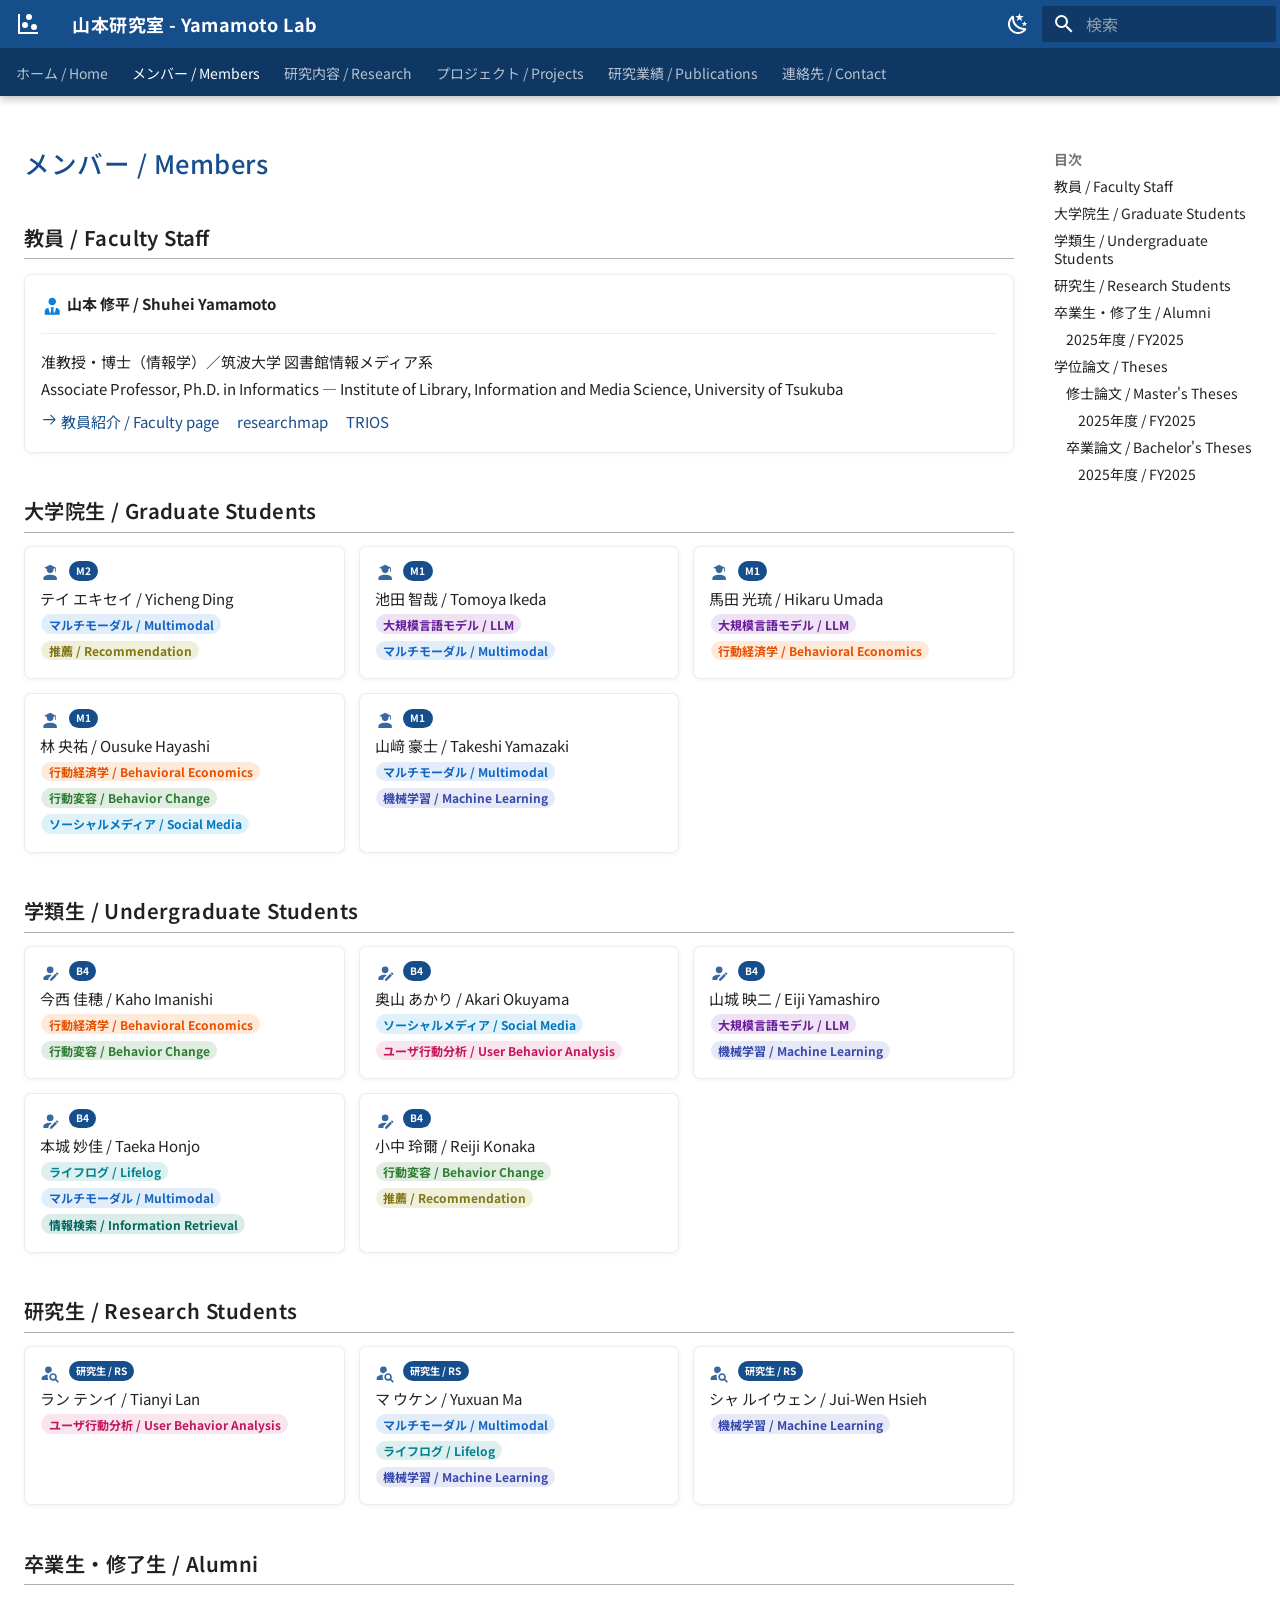
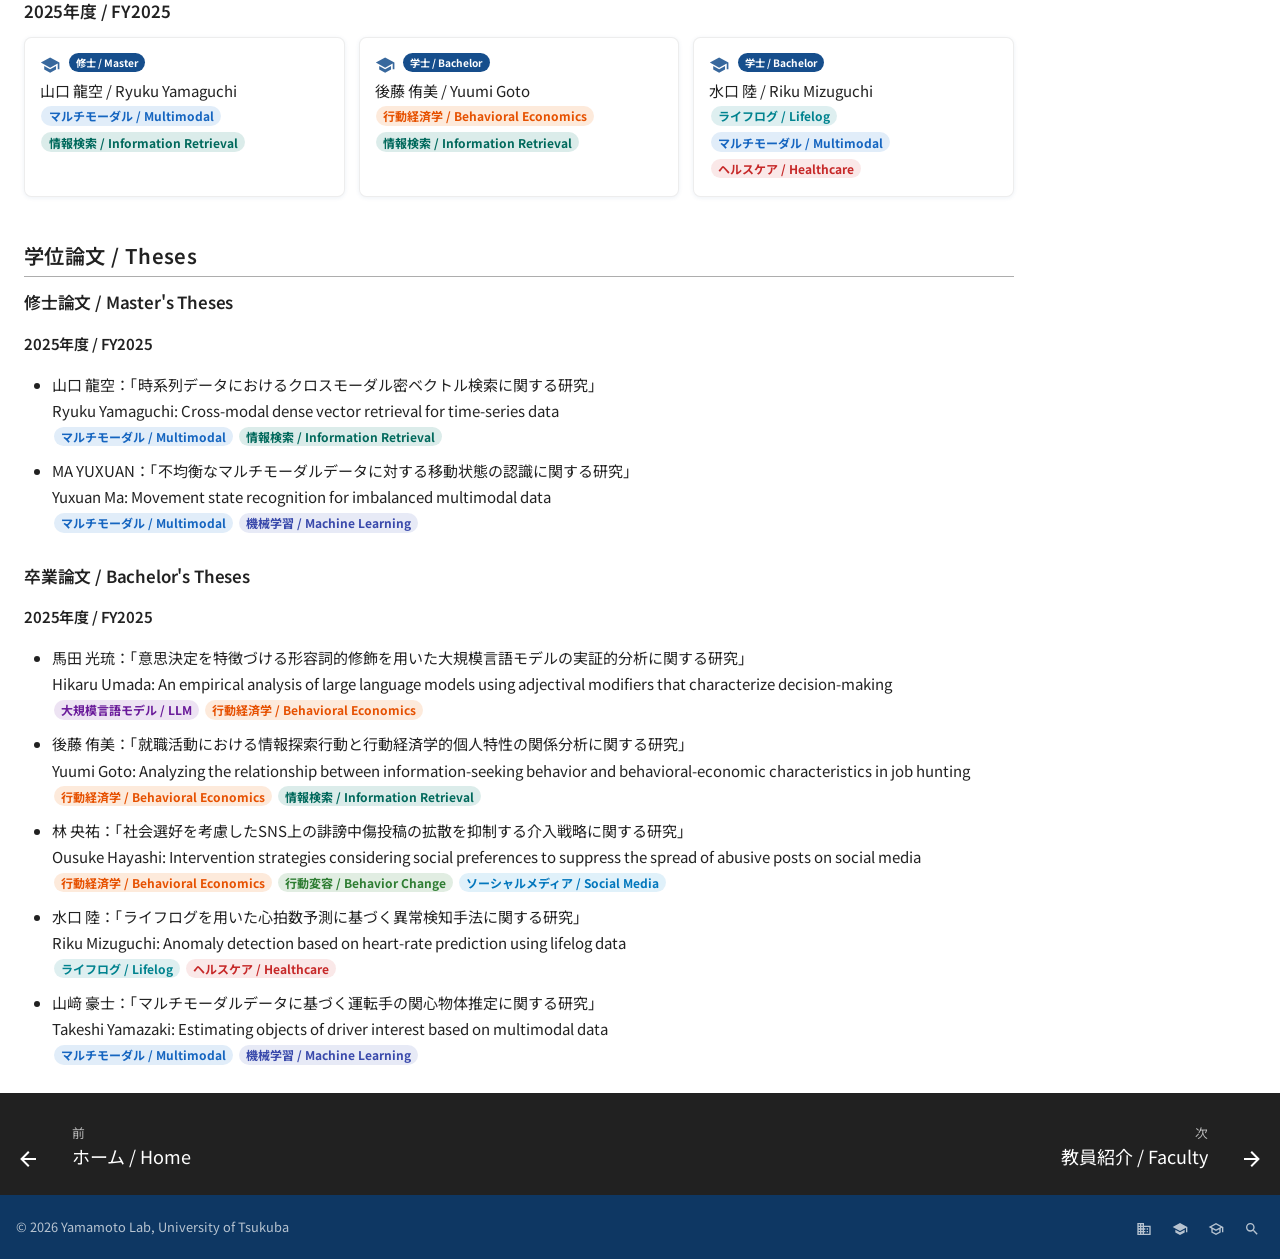
<file: members/index.html>
<!doctype html>
<html lang="ja" class="no-js">
  <head>
    
      <meta charset="utf-8">
      <meta name="viewport" content="width=device-width,initial-scale=1">
      
        <meta name="description" content="筑波大学 山本研究室（行動データ分析・モデリング研究室）">
      
      
      
        <link rel="canonical" href="https://yamamotolab-tsukuba.github.io/members/">
      
      
        <link rel="prev" href="..">
      
      
        <link rel="next" href="../faculty/">
      
      
        
      
      
      <link rel="icon" href="../assets/favicon.png">
      <meta name="generator" content="mkdocs-1.6.1, mkdocs-material-9.7.7">
    
    
      
        <title>メンバー一覧 / Member List - 山本研究室 - Yamamoto Lab</title>
      
    
    
      <link rel="stylesheet" href="../assets/stylesheets/main.ec1eaa64.min.css">
      
        
        <link rel="stylesheet" href="../assets/stylesheets/palette.ab4e12ef.min.css">
      
      
  
  
    
      
      
    
  
    
      
      
    
  
    
      
      
    
  
    
      
      
    
  
    
      
      
    
  
    
      
      
    
  
    
      
      
    
  
    
      
      
    
  
    
      
      
    
  
    
      
      
    
  
    
      
      
    
  
    
      
      
    
  
  
  <style>:root{--md-admonition-icon--note:url('data:image/svg+xml;charset=utf-8,%3Csvg%20xmlns%3D%22http%3A//www.w3.org/2000/svg%22%20viewBox%3D%220%200%2016%2016%22%3E%3Cpath%20d%3D%22M1%207.775V2.75C1%201.784%201.784%201%202.75%201h5.025c.464%200%20.91.184%201.238.513l6.25%206.25a1.75%201.75%200%200%201%200%202.474l-5.026%205.026a1.75%201.75%200%200%201-2.474%200l-6.25-6.25A1.75%201.75%200%200%201%201%207.775m1.5%200c0%20.066.026.13.073.177l6.25%206.25a.25.25%200%200%200%20.354%200l5.025-5.025a.25.25%200%200%200%200-.354l-6.25-6.25a.25.25%200%200%200-.177-.073H2.75a.25.25%200%200%200-.25.25ZM6%205a1%201%200%201%201%200%202%201%201%200%200%201%200-2%22/%3E%3C/svg%3E');--md-admonition-icon--abstract:url('data:image/svg+xml;charset=utf-8,%3Csvg%20xmlns%3D%22http%3A//www.w3.org/2000/svg%22%20viewBox%3D%220%200%2016%2016%22%3E%3Cpath%20d%3D%22M2.5%201.75v11.5c0%20.138.112.25.25.25h3.17a.75.75%200%200%201%200%201.5H2.75A1.75%201.75%200%200%201%201%2013.25V1.75C1%20.784%201.784%200%202.75%200h8.5C12.216%200%2013%20.784%2013%201.75v7.736a.75.75%200%200%201-1.5%200V1.75a.25.25%200%200%200-.25-.25h-8.5a.25.25%200%200%200-.25.25m13.274%209.537zl-4.557%204.45a.75.75%200%200%201-1.055-.008l-1.943-1.95a.75.75%200%200%201%201.062-1.058l1.419%201.425%204.026-3.932a.75.75%200%201%201%201.048%201.074M4.75%204h4.5a.75.75%200%200%201%200%201.5h-4.5a.75.75%200%200%201%200-1.5M4%207.75A.75.75%200%200%201%204.75%207h2a.75.75%200%200%201%200%201.5h-2A.75.75%200%200%201%204%207.75%22/%3E%3C/svg%3E');--md-admonition-icon--info:url('data:image/svg+xml;charset=utf-8,%3Csvg%20xmlns%3D%22http%3A//www.w3.org/2000/svg%22%20viewBox%3D%220%200%2016%2016%22%3E%3Cpath%20d%3D%22M0%208a8%208%200%201%201%2016%200A8%208%200%200%201%200%208m8-6.5a6.5%206.5%200%201%200%200%2013%206.5%206.5%200%200%200%200-13M6.5%207.75A.75.75%200%200%201%207.25%207h1a.75.75%200%200%201%20.75.75v2.75h.25a.75.75%200%200%201%200%201.5h-2a.75.75%200%200%201%200-1.5h.25v-2h-.25a.75.75%200%200%201-.75-.75M8%206a1%201%200%201%201%200-2%201%201%200%200%201%200%202%22/%3E%3C/svg%3E');--md-admonition-icon--tip:url('data:image/svg+xml;charset=utf-8,%3Csvg%20xmlns%3D%22http%3A//www.w3.org/2000/svg%22%20viewBox%3D%220%200%2016%2016%22%3E%3Cpath%20d%3D%22M3.499.75a.75.75%200%200%201%201.5%200v.996C5.9%202.903%206.793%203.65%207.662%204.376l.24.202c-.036-.694.055-1.422.426-2.163C9.1.873%2010.794-.045%2012.622.26%2014.408.558%2016%201.94%2016%204.25c0%201.278-.954%202.575-2.44%202.734l.146.508.065.22c.203.701.412%201.455.476%202.226.142%201.707-.4%203.03-1.487%203.898C11.714%2014.671%2010.27%2015%208.75%2015h-6a.75.75%200%200%201%200-1.5h1.376a4.5%204.5%200%200%201-.563-1.191%203.84%203.84%200%200%201-.05-2.063%204.65%204.65%200%200%201-2.025-.293.75.75%200%200%201%20.525-1.406c1.357.507%202.376-.006%202.698-.318l.009-.01a.747.747%200%200%201%201.06%200%20.75.75%200%200%201-.012%201.074c-.912.92-.992%201.835-.768%202.586.221.74.745%201.337%201.196%201.621H8.75c1.343%200%202.398-.296%203.074-.836.635-.507%201.036-1.31.928-2.602-.05-.603-.216-1.224-.422-1.93l-.064-.221c-.12-.407-.246-.84-.353-1.29a2.4%202.4%200%200%201-.507-.441%203.1%203.1%200%200%201-.633-1.248.75.75%200%200%201%201.455-.364c.046.185.144.436.31.627.146.168.353.305.712.305.738%200%201.25-.615%201.25-1.25%200-1.47-.95-2.315-2.123-2.51-1.172-.196-2.227.387-2.706%201.345-.46.92-.27%201.774.019%203.062l.042.19.01.05c.348.443.666.949.94%201.553a.75.75%200%201%201-1.365.62c-.553-1.217-1.32-1.94-2.3-2.768L6.7%205.527c-.814-.68-1.75-1.462-2.692-2.619a3.7%203.7%200%200%200-1.023.88c-.406.495-.663%201.036-.722%201.508.116.122.306.21.591.239.388.038.797-.06%201.032-.19a.75.75%200%200%201%20.728%201.31c-.515.287-1.23.439-1.906.373-.682-.067-1.473-.38-1.879-1.193L.75%205.677V5.5c0-.984.48-1.94%201.077-2.664.46-.559%201.05-1.055%201.673-1.353z%22/%3E%3C/svg%3E');--md-admonition-icon--success:url('data:image/svg+xml;charset=utf-8,%3Csvg%20xmlns%3D%22http%3A//www.w3.org/2000/svg%22%20viewBox%3D%220%200%2016%2016%22%3E%3Cpath%20d%3D%22M13.78%204.22a.75.75%200%200%201%200%201.06l-7.25%207.25a.75.75%200%200%201-1.06%200L2.22%209.28a.75.75%200%200%201%20.018-1.042.75.75%200%200%201%201.042-.018L6%2010.94l6.72-6.72a.75.75%200%200%201%201.06%200%22/%3E%3C/svg%3E');--md-admonition-icon--question:url('data:image/svg+xml;charset=utf-8,%3Csvg%20xmlns%3D%22http%3A//www.w3.org/2000/svg%22%20viewBox%3D%220%200%2016%2016%22%3E%3Cpath%20d%3D%22M0%208a8%208%200%201%201%2016%200A8%208%200%200%201%200%208m8-6.5a6.5%206.5%200%201%200%200%2013%206.5%206.5%200%200%200%200-13M6.92%206.085h.001a.749.749%200%201%201-1.342-.67c.169-.339.436-.701.849-.977C6.845%204.16%207.369%204%208%204a2.76%202.76%200%200%201%201.637.525c.503.377.863.965.863%201.725%200%20.448-.115.83-.329%201.15-.205.307-.47.513-.692.662-.109.072-.22.138-.313.195l-.006.004a6%206%200%200%200-.26.16%201%201%200%200%200-.276.245.75.75%200%200%201-1.248-.832c.184-.264.42-.489.692-.661q.154-.1.313-.195l.007-.004c.1-.061.182-.11.258-.161a1%201%200%200%200%20.277-.245C8.96%206.514%209%206.427%209%206.25a.61.61%200%200%200-.262-.525A1.27%201.27%200%200%200%208%205.5c-.369%200-.595.09-.74.187a1%201%200%200%200-.34.398M9%2011a1%201%200%201%201-2%200%201%201%200%200%201%202%200%22/%3E%3C/svg%3E');--md-admonition-icon--warning:url('data:image/svg+xml;charset=utf-8,%3Csvg%20xmlns%3D%22http%3A//www.w3.org/2000/svg%22%20viewBox%3D%220%200%2016%2016%22%3E%3Cpath%20d%3D%22M6.457%201.047c.659-1.234%202.427-1.234%203.086%200l6.082%2011.378A1.75%201.75%200%200%201%2014.082%2015H1.918a1.75%201.75%200%200%201-1.543-2.575Zm1.763.707a.25.25%200%200%200-.44%200L1.698%2013.132a.25.25%200%200%200%20.22.368h12.164a.25.25%200%200%200%20.22-.368Zm.53%203.996v2.5a.75.75%200%200%201-1.5%200v-2.5a.75.75%200%200%201%201.5%200M9%2011a1%201%200%201%201-2%200%201%201%200%200%201%202%200%22/%3E%3C/svg%3E');--md-admonition-icon--failure:url('data:image/svg+xml;charset=utf-8,%3Csvg%20xmlns%3D%22http%3A//www.w3.org/2000/svg%22%20viewBox%3D%220%200%2016%2016%22%3E%3Cpath%20d%3D%22M2.344%202.343za8%208%200%200%201%2011.314%2011.314A8.002%208.002%200%200%201%20.234%2010.089a8%208%200%200%201%202.11-7.746m1.06%2010.253a6.5%206.5%200%201%200%209.108-9.275%206.5%206.5%200%200%200-9.108%209.275M6.03%204.97%208%206.94l1.97-1.97a.749.749%200%200%201%201.275.326.75.75%200%200%201-.215.734L9.06%208l1.97%201.97a.749.749%200%200%201-.326%201.275.75.75%200%200%201-.734-.215L8%209.06l-1.97%201.97a.749.749%200%200%201-1.275-.326.75.75%200%200%201%20.215-.734L6.94%208%204.97%206.03a.75.75%200%200%201%20.018-1.042.75.75%200%200%201%201.042-.018%22/%3E%3C/svg%3E');--md-admonition-icon--danger:url('data:image/svg+xml;charset=utf-8,%3Csvg%20xmlns%3D%22http%3A//www.w3.org/2000/svg%22%20viewBox%3D%220%200%2016%2016%22%3E%3Cpath%20d%3D%22M9.504.43a1.516%201.516%200%200%201%202.437%201.713L10.415%205.5h2.123c1.57%200%202.346%201.909%201.22%203.004l-7.34%207.142a1.25%201.25%200%200%201-.871.354h-.302a1.25%201.25%200%200%201-1.157-1.723L5.633%2010.5H3.462c-1.57%200-2.346-1.909-1.22-3.004zm1.047%201.074L3.286%208.571A.25.25%200%200%200%203.462%209H6.75a.75.75%200%200%201%20.694%201.034l-1.713%204.188%206.982-6.793A.25.25%200%200%200%2012.538%207H9.25a.75.75%200%200%201-.683-1.06l2.008-4.418.003-.006-.004-.009-.006-.006-.008-.001q-.005%200-.009.004%22/%3E%3C/svg%3E');--md-admonition-icon--bug:url('data:image/svg+xml;charset=utf-8,%3Csvg%20xmlns%3D%22http%3A//www.w3.org/2000/svg%22%20viewBox%3D%220%200%2016%2016%22%3E%3Cpath%20d%3D%22M4.72.22a.75.75%200%200%201%201.06%200l1%20.999a3.5%203.5%200%200%201%202.441%200l.999-1a.748.748%200%200%201%201.265.332.75.75%200%200%201-.205.729l-.775.776c.616.63.995%201.493.995%202.444v.327q0%20.15-.025.292c.408.14.764.392%201.029.722l1.968-.787a.75.75%200%200%201%20.556%201.392L13%207.258V9h2.25a.75.75%200%200%201%200%201.5H13v.5q-.002.615-.141%201.186l2.17.868a.75.75%200%200%201-.557%201.392l-2.184-.873A5%205%200%200%201%208%2016a5%205%200%200%201-4.288-2.427l-2.183.873a.75.75%200%200%201-.558-1.392l2.17-.868A5%205%200%200%201%203%2011v-.5H.75a.75.75%200%200%201%200-1.5H3V7.258L.971%206.446a.75.75%200%200%201%20.558-1.392l1.967.787c.265-.33.62-.583%201.03-.722a1.7%201.7%200%200%201-.026-.292V4.5c0-.951.38-1.814.995-2.444L4.72%201.28a.75.75%200%200%201%200-1.06m.53%206.28a.75.75%200%200%200-.75.75V11a3.5%203.5%200%201%200%207%200V7.25a.75.75%200%200%200-.75-.75ZM6.173%205h3.654A.17.17%200%200%200%2010%204.827V4.5a2%202%200%201%200-4%200v.327c0%20.096.077.173.173.173%22/%3E%3C/svg%3E');--md-admonition-icon--example:url('data:image/svg+xml;charset=utf-8,%3Csvg%20xmlns%3D%22http%3A//www.w3.org/2000/svg%22%20viewBox%3D%220%200%2016%2016%22%3E%3Cpath%20d%3D%22M5%205.782V2.5h-.25a.75.75%200%200%201%200-1.5h6.5a.75.75%200%200%201%200%201.5H11v3.282l3.666%205.76C15.619%2013.04%2014.543%2015%2012.767%2015H3.233c-1.776%200-2.852-1.96-1.899-3.458Zm-2.4%206.565a.75.75%200%200%200%20.633%201.153h9.534a.75.75%200%200%200%20.633-1.153L12.225%2010.5h-8.45ZM9.5%202.5h-3V6c0%20.143-.04.283-.117.403L4.73%209h6.54L9.617%206.403A.75.75%200%200%201%209.5%206Z%22/%3E%3C/svg%3E');--md-admonition-icon--quote:url('data:image/svg+xml;charset=utf-8,%3Csvg%20xmlns%3D%22http%3A//www.w3.org/2000/svg%22%20viewBox%3D%220%200%2016%2016%22%3E%3Cpath%20d%3D%22M1.75%202.5h10.5a.75.75%200%200%201%200%201.5H1.75a.75.75%200%200%201%200-1.5m4%205h8.5a.75.75%200%200%201%200%201.5h-8.5a.75.75%200%200%201%200-1.5m0%205h8.5a.75.75%200%200%201%200%201.5h-8.5a.75.75%200%200%201%200-1.5M2.5%207.75v6a.75.75%200%200%201-1.5%200v-6a.75.75%200%200%201%201.5%200%22/%3E%3C/svg%3E');}</style>



    
    
      
    
    
      
        
        
        <link rel="preconnect" href="https://fonts.gstatic.com" crossorigin>
        <link rel="stylesheet" href="https://fonts.googleapis.com/css?family=Noto+Sans+JP:300,300i,400,400i,700,700i%7CRoboto+Mono:400,400i,700,700i&display=fallback">
        <style>:root{--md-text-font:"Noto Sans JP";--md-code-font:"Roboto Mono"}</style>
      
    
    
      <link rel="stylesheet" href="../stylesheets/extra.css?v=4">
    
    <script>__md_scope=new URL("..",location),__md_hash=e=>[...e].reduce(((e,_)=>(e<<5)-e+_.charCodeAt(0)),0),__md_get=(e,_=localStorage,t=__md_scope)=>JSON.parse(_.getItem(t.pathname+"."+e)),__md_set=(e,_,t=localStorage,a=__md_scope)=>{try{t.setItem(a.pathname+"."+e,JSON.stringify(_))}catch(e){}}</script>
    
      

    
    
  <meta property="og:site_name" content="山本研究室 - Yamamoto Lab" />
  <meta property="og:type" content="website" />
  <meta property="og:title" content="メンバー一覧 / Member List" />
  <meta property="og:url" content="https://yamamotolab-tsukuba.github.io/members/" />
  

  </head>
  
  
    
    
      
    
    
    
    
    <body dir="ltr" data-md-color-scheme="default" data-md-color-primary="custom" data-md-color-accent="custom">
  
    
    <input class="md-toggle" data-md-toggle="drawer" type="checkbox" id="__drawer" autocomplete="off">
    <input class="md-toggle" data-md-toggle="search" type="checkbox" id="__search" autocomplete="off">
    <label class="md-overlay" for="__drawer"></label>
    <div data-md-component="skip">
      
        
        <a href="#members" class="md-skip">
          コンテンツにスキップ
        </a>
      
    </div>
    <div data-md-component="announce">
      
    </div>
    
    
      

  

<header class="md-header md-header--shadow md-header--lifted" data-md-component="header">
  <nav class="md-header__inner md-grid" aria-label="ヘッダー">
    <a href=".." title="山本研究室 - Yamamoto Lab" class="md-header__button md-logo" aria-label="山本研究室 - Yamamoto Lab" data-md-component="logo">
      
  
  <svg xmlns="http://www.w3.org/2000/svg" viewBox="0 0 24 24"><path d="M2 2h2v18h18v2H2zm7 8a3 3 0 0 1 3 3 3 3 0 0 1-3 3 3 3 0 0 1-3-3 3 3 0 0 1 3-3m4-8a3 3 0 0 1 3 3 3 3 0 0 1-3 3 3 3 0 0 1-3-3 3 3 0 0 1 3-3m5 10a3 3 0 0 1 3 3 3 3 0 0 1-3 3 3 3 0 0 1-3-3 3 3 0 0 1 3-3"/></svg>

    </a>
    <label class="md-header__button md-icon" for="__drawer">
      
      <svg xmlns="http://www.w3.org/2000/svg" viewBox="0 0 24 24"><path d="M3 6h18v2H3zm0 5h18v2H3zm0 5h18v2H3z"/></svg>
    </label>
    <div class="md-header__title" data-md-component="header-title">
      <div class="md-header__ellipsis">
        <div class="md-header__topic">
          <span class="md-ellipsis">
            山本研究室 - Yamamoto Lab
          </span>
        </div>
        <div class="md-header__topic" data-md-component="header-topic">
          <span class="md-ellipsis">
            
              メンバー一覧 / Member List
            
          </span>
        </div>
      </div>
    </div>
    
      
        <form class="md-header__option" data-md-component="palette">
  
    
    
    
    <input class="md-option" data-md-color-media="(prefers-color-scheme: light)" data-md-color-scheme="default" data-md-color-primary="custom" data-md-color-accent="custom"  aria-label="ダークモードに切替"  type="radio" name="__palette" id="__palette_0">
    
      <label class="md-header__button md-icon" title="ダークモードに切替" for="__palette_1" hidden>
        <svg xmlns="http://www.w3.org/2000/svg" viewBox="0 0 24 24"><path d="m17.75 4.09-2.53 1.94.91 3.06-2.63-1.81-2.63 1.81.91-3.06-2.53-1.94L12.44 4l1.06-3 1.06 3zm3.5 6.91-1.64 1.25.59 1.98-1.7-1.17-1.7 1.17.59-1.98L15.75 11l2.06-.05L18.5 9l.69 1.95zm-2.28 4.95c.83-.08 1.72 1.1 1.19 1.85-.32.45-.66.87-1.08 1.27C15.17 23 8.84 23 4.94 19.07c-3.91-3.9-3.91-10.24 0-14.14.4-.4.82-.76 1.27-1.08.75-.53 1.93.36 1.85 1.19-.27 2.86.69 5.83 2.89 8.02a9.96 9.96 0 0 0 8.02 2.89m-1.64 2.02a12.08 12.08 0 0 1-7.8-3.47c-2.17-2.19-3.33-5-3.49-7.82-2.81 3.14-2.7 7.96.31 10.98 3.02 3.01 7.84 3.12 10.98.31"/></svg>
      </label>
    
  
    
    
    
    <input class="md-option" data-md-color-media="(prefers-color-scheme: dark)" data-md-color-scheme="slate" data-md-color-primary="custom" data-md-color-accent="custom"  aria-label="ライトモードに切替"  type="radio" name="__palette" id="__palette_1">
    
      <label class="md-header__button md-icon" title="ライトモードに切替" for="__palette_0" hidden>
        <svg xmlns="http://www.w3.org/2000/svg" viewBox="0 0 24 24"><path d="M12 7a5 5 0 0 1 5 5 5 5 0 0 1-5 5 5 5 0 0 1-5-5 5 5 0 0 1 5-5m0 2a3 3 0 0 0-3 3 3 3 0 0 0 3 3 3 3 0 0 0 3-3 3 3 0 0 0-3-3m0-7 2.39 3.42C13.65 5.15 12.84 5 12 5s-1.65.15-2.39.42zM3.34 7l4.16-.35A7.2 7.2 0 0 0 5.94 8.5c-.44.74-.69 1.5-.83 2.29zm.02 10 1.76-3.77a7.131 7.131 0 0 0 2.38 4.14zM20.65 7l-1.77 3.79a7.02 7.02 0 0 0-2.38-4.15zm-.01 10-4.14.36c.59-.51 1.12-1.14 1.54-1.86.42-.73.69-1.5.83-2.29zM12 22l-2.41-3.44c.74.27 1.55.44 2.41.44.82 0 1.63-.17 2.37-.44z"/></svg>
      </label>
    
  
</form>
      
    
    
      <script>var palette=__md_get("__palette");if(palette&&palette.color){if("(prefers-color-scheme)"===palette.color.media){var media=matchMedia("(prefers-color-scheme: light)"),input=document.querySelector(media.matches?"[data-md-color-media='(prefers-color-scheme: light)']":"[data-md-color-media='(prefers-color-scheme: dark)']");palette.color.media=input.getAttribute("data-md-color-media"),palette.color.scheme=input.getAttribute("data-md-color-scheme"),palette.color.primary=input.getAttribute("data-md-color-primary"),palette.color.accent=input.getAttribute("data-md-color-accent")}for(var[key,value]of Object.entries(palette.color))document.body.setAttribute("data-md-color-"+key,value)}</script>
    
    
    
      
      
        <label class="md-header__button md-icon" for="__search">
          
          <svg xmlns="http://www.w3.org/2000/svg" viewBox="0 0 24 24"><path d="M9.5 3A6.5 6.5 0 0 1 16 9.5c0 1.61-.59 3.09-1.56 4.23l.27.27h.79l5 5-1.5 1.5-5-5v-.79l-.27-.27A6.52 6.52 0 0 1 9.5 16 6.5 6.5 0 0 1 3 9.5 6.5 6.5 0 0 1 9.5 3m0 2C7 5 5 7 5 9.5S7 14 9.5 14 14 12 14 9.5 12 5 9.5 5"/></svg>
        </label>
        <div class="md-search" data-md-component="search" role="dialog">
  <label class="md-search__overlay" for="__search"></label>
  <div class="md-search__inner" role="search">
    <form class="md-search__form" name="search">
      <input type="text" class="md-search__input" name="query" aria-label="検索" placeholder="検索" autocapitalize="off" autocorrect="off" autocomplete="off" spellcheck="false" data-md-component="search-query" required>
      <label class="md-search__icon md-icon" for="__search">
        
        <svg xmlns="http://www.w3.org/2000/svg" viewBox="0 0 24 24"><path d="M9.5 3A6.5 6.5 0 0 1 16 9.5c0 1.61-.59 3.09-1.56 4.23l.27.27h.79l5 5-1.5 1.5-5-5v-.79l-.27-.27A6.52 6.52 0 0 1 9.5 16 6.5 6.5 0 0 1 3 9.5 6.5 6.5 0 0 1 9.5 3m0 2C7 5 5 7 5 9.5S7 14 9.5 14 14 12 14 9.5 12 5 9.5 5"/></svg>
        
        <svg xmlns="http://www.w3.org/2000/svg" viewBox="0 0 24 24"><path d="M20 11v2H8l5.5 5.5-1.42 1.42L4.16 12l7.92-7.92L13.5 5.5 8 11z"/></svg>
      </label>
      <nav class="md-search__options" aria-label="検索">
        
        <button type="reset" class="md-search__icon md-icon" title="クリア" aria-label="クリア" tabindex="-1">
          
          <svg xmlns="http://www.w3.org/2000/svg" viewBox="0 0 24 24"><path d="M19 6.41 17.59 5 12 10.59 6.41 5 5 6.41 10.59 12 5 17.59 6.41 19 12 13.41 17.59 19 19 17.59 13.41 12z"/></svg>
        </button>
      </nav>
      
        <div class="md-search__suggest" data-md-component="search-suggest"></div>
      
    </form>
    <div class="md-search__output">
      <div class="md-search__scrollwrap" tabindex="0" data-md-scrollfix>
        <div class="md-search-result" data-md-component="search-result">
          <div class="md-search-result__meta">
            検索を初期化
          </div>
          <ol class="md-search-result__list" role="presentation"></ol>
        </div>
      </div>
    </div>
  </div>
</div>
      
    
    
  </nav>
  
    
      
<nav class="md-tabs" aria-label="タブ" data-md-component="tabs">
  <div class="md-grid">
    <ul class="md-tabs__list">
      
        
  
  
  
  
    <li class="md-tabs__item">
      <a href=".." class="md-tabs__link">
        
  
  
    
  
  ホーム / Home

      </a>
    </li>
  

      
        
  
  
  
    
  
  
    
    
      <li class="md-tabs__item md-tabs__item--active">
        <a href="./" class="md-tabs__link">
          
  
  
  メンバー / Members

        </a>
      </li>
    
  

      
        
  
  
  
  
    <li class="md-tabs__item">
      <a href="../research/" class="md-tabs__link">
        
  
  
    
  
  研究内容 / Research

      </a>
    </li>
  

      
        
  
  
  
  
    <li class="md-tabs__item">
      <a href="../projects/" class="md-tabs__link">
        
  
  
    
  
  プロジェクト / Projects

      </a>
    </li>
  

      
        
  
  
  
  
    <li class="md-tabs__item">
      <a href="../publications/" class="md-tabs__link">
        
  
  
    
  
  研究業績 / Publications

      </a>
    </li>
  

      
        
  
  
  
  
    <li class="md-tabs__item">
      <a href="../contact/" class="md-tabs__link">
        
  
  
    
  
  連絡先 / Contact

      </a>
    </li>
  

      
    </ul>
  </div>
</nav>
    
  
</header>
    
    <div class="md-container" data-md-component="container">
      
      
        
      
      <main class="md-main" data-md-component="main">
        <div class="md-main__inner md-grid">
          
            
              
              <div class="md-sidebar md-sidebar--primary" data-md-component="sidebar" data-md-type="navigation" >
                <div class="md-sidebar__scrollwrap">
                  <div class="md-sidebar__inner">
                    


  


<nav class="md-nav md-nav--primary md-nav--lifted" aria-label="ナビゲーション" data-md-level="0">
  <label class="md-nav__title" for="__drawer">
    <a href=".." title="山本研究室 - Yamamoto Lab" class="md-nav__button md-logo" aria-label="山本研究室 - Yamamoto Lab" data-md-component="logo">
      
  
  <svg xmlns="http://www.w3.org/2000/svg" viewBox="0 0 24 24"><path d="M2 2h2v18h18v2H2zm7 8a3 3 0 0 1 3 3 3 3 0 0 1-3 3 3 3 0 0 1-3-3 3 3 0 0 1 3-3m4-8a3 3 0 0 1 3 3 3 3 0 0 1-3 3 3 3 0 0 1-3-3 3 3 0 0 1 3-3m5 10a3 3 0 0 1 3 3 3 3 0 0 1-3 3 3 3 0 0 1-3-3 3 3 0 0 1 3-3"/></svg>

    </a>
    山本研究室 - Yamamoto Lab
  </label>
  
  <ul class="md-nav__list" data-md-scrollfix>
    
      
      
  
  
  
  
    <li class="md-nav__item">
      <a href=".." class="md-nav__link">
        
  
  
  <span class="md-ellipsis">
    
  
    ホーム / Home
  

    
  </span>
  
  

      </a>
    </li>
  

    
      
      
  
  
    
  
  
  
    
    
    
    
      
        
        
      
      
    
    
    <li class="md-nav__item md-nav__item--active md-nav__item--section md-nav__item--nested">
      
        
        
        <input class="md-nav__toggle md-toggle " type="checkbox" id="__nav_2" checked>
        
          
          <label class="md-nav__link" for="__nav_2" id="__nav_2_label" tabindex="">
            
  
  
  <span class="md-ellipsis">
    
  
    メンバー / Members
  

    
  </span>
  
  

            <span class="md-nav__icon md-icon"></span>
          </label>
        
        <nav class="md-nav" data-md-level="1" aria-labelledby="__nav_2_label" aria-expanded="true">
          <label class="md-nav__title" for="__nav_2">
            <span class="md-nav__icon md-icon"></span>
            
  
    メンバー / Members
  

          </label>
          <ul class="md-nav__list" data-md-scrollfix>
            
              
                
  
  
    
  
  
  
    <li class="md-nav__item md-nav__item--active">
      
      <input class="md-nav__toggle md-toggle" type="checkbox" id="__toc">
      
      
        
      
      
        <label class="md-nav__link md-nav__link--active" for="__toc">
          
  
  
  <span class="md-ellipsis">
    
  
    メンバー一覧 / Member List
  

    
  </span>
  
  

          <span class="md-nav__icon md-icon"></span>
        </label>
      
      <a href="./" class="md-nav__link md-nav__link--active">
        
  
  
  <span class="md-ellipsis">
    
  
    メンバー一覧 / Member List
  

    
  </span>
  
  

      </a>
      
        

<nav class="md-nav md-nav--secondary" aria-label="目次">
  
  
  
    
  
  
    <label class="md-nav__title" for="__toc">
      <span class="md-nav__icon md-icon"></span>
      目次
    </label>
    <ul class="md-nav__list" data-md-component="toc" data-md-scrollfix>
      
        <li class="md-nav__item">
  <a href="#faculty-staff" class="md-nav__link">
    <span class="md-ellipsis">
      
        教員 / Faculty Staff
      
    </span>
  </a>
  
</li>
      
        <li class="md-nav__item">
  <a href="#graduate-students" class="md-nav__link">
    <span class="md-ellipsis">
      
        大学院生 / Graduate Students
      
    </span>
  </a>
  
</li>
      
        <li class="md-nav__item">
  <a href="#undergraduate-students" class="md-nav__link">
    <span class="md-ellipsis">
      
        学類生 / Undergraduate Students
      
    </span>
  </a>
  
</li>
      
        <li class="md-nav__item">
  <a href="#research-students" class="md-nav__link">
    <span class="md-ellipsis">
      
        研究生 / Research Students
      
    </span>
  </a>
  
</li>
      
        <li class="md-nav__item">
  <a href="#alumni" class="md-nav__link">
    <span class="md-ellipsis">
      
        卒業生・修了生 / Alumni
      
    </span>
  </a>
  
    <nav class="md-nav" aria-label="卒業生・修了生 / Alumni">
      <ul class="md-nav__list">
        
          <li class="md-nav__item">
  <a href="#2025-fy2025" class="md-nav__link">
    <span class="md-ellipsis">
      
        2025年度 / FY2025
      
    </span>
  </a>
  
</li>
        
      </ul>
    </nav>
  
</li>
      
        <li class="md-nav__item">
  <a href="#theses" class="md-nav__link">
    <span class="md-ellipsis">
      
        学位論文 / Theses
      
    </span>
  </a>
  
    <nav class="md-nav" aria-label="学位論文 / Theses">
      <ul class="md-nav__list">
        
          <li class="md-nav__item">
  <a href="#masters-theses" class="md-nav__link">
    <span class="md-ellipsis">
      
        修士論文 / Master's Theses
      
    </span>
  </a>
  
    <nav class="md-nav" aria-label="修士論文 / Master&#39;s Theses">
      <ul class="md-nav__list">
        
          <li class="md-nav__item">
  <a href="#2025-fy2025_1" class="md-nav__link">
    <span class="md-ellipsis">
      
        2025年度 / FY2025
      
    </span>
  </a>
  
</li>
        
      </ul>
    </nav>
  
</li>
        
          <li class="md-nav__item">
  <a href="#bachelors-theses" class="md-nav__link">
    <span class="md-ellipsis">
      
        卒業論文 / Bachelor's Theses
      
    </span>
  </a>
  
    <nav class="md-nav" aria-label="卒業論文 / Bachelor&#39;s Theses">
      <ul class="md-nav__list">
        
          <li class="md-nav__item">
  <a href="#2025-fy2025_2" class="md-nav__link">
    <span class="md-ellipsis">
      
        2025年度 / FY2025
      
    </span>
  </a>
  
</li>
        
      </ul>
    </nav>
  
</li>
        
      </ul>
    </nav>
  
</li>
      
    </ul>
  
</nav>
      
    </li>
  

              
            
              
                
  
  
  
  
    <li class="md-nav__item">
      <a href="../faculty/" class="md-nav__link">
        
  
  
  <span class="md-ellipsis">
    
  
    教員紹介 / Faculty
  

    
  </span>
  
  

      </a>
    </li>
  

              
            
          </ul>
        </nav>
      
    </li>
  

    
      
      
  
  
  
  
    <li class="md-nav__item">
      <a href="../research/" class="md-nav__link">
        
  
  
  <span class="md-ellipsis">
    
  
    研究内容 / Research
  

    
  </span>
  
  

      </a>
    </li>
  

    
      
      
  
  
  
  
    <li class="md-nav__item">
      <a href="../projects/" class="md-nav__link">
        
  
  
  <span class="md-ellipsis">
    
  
    プロジェクト / Projects
  

    
  </span>
  
  

      </a>
    </li>
  

    
      
      
  
  
  
  
    <li class="md-nav__item">
      <a href="../publications/" class="md-nav__link">
        
  
  
  <span class="md-ellipsis">
    
  
    研究業績 / Publications
  

    
  </span>
  
  

      </a>
    </li>
  

    
      
      
  
  
  
  
    <li class="md-nav__item">
      <a href="../contact/" class="md-nav__link">
        
  
  
  <span class="md-ellipsis">
    
  
    連絡先 / Contact
  

    
  </span>
  
  

      </a>
    </li>
  

    
  </ul>
</nav>
                  </div>
                </div>
              </div>
            
            
              
              <div class="md-sidebar md-sidebar--secondary" data-md-component="sidebar" data-md-type="toc" >
                <div class="md-sidebar__scrollwrap">
                  <div class="md-sidebar__inner">
                    

<nav class="md-nav md-nav--secondary" aria-label="目次">
  
  
  
    
  
  
    <label class="md-nav__title" for="__toc">
      <span class="md-nav__icon md-icon"></span>
      目次
    </label>
    <ul class="md-nav__list" data-md-component="toc" data-md-scrollfix>
      
        <li class="md-nav__item">
  <a href="#faculty-staff" class="md-nav__link">
    <span class="md-ellipsis">
      
        教員 / Faculty Staff
      
    </span>
  </a>
  
</li>
      
        <li class="md-nav__item">
  <a href="#graduate-students" class="md-nav__link">
    <span class="md-ellipsis">
      
        大学院生 / Graduate Students
      
    </span>
  </a>
  
</li>
      
        <li class="md-nav__item">
  <a href="#undergraduate-students" class="md-nav__link">
    <span class="md-ellipsis">
      
        学類生 / Undergraduate Students
      
    </span>
  </a>
  
</li>
      
        <li class="md-nav__item">
  <a href="#research-students" class="md-nav__link">
    <span class="md-ellipsis">
      
        研究生 / Research Students
      
    </span>
  </a>
  
</li>
      
        <li class="md-nav__item">
  <a href="#alumni" class="md-nav__link">
    <span class="md-ellipsis">
      
        卒業生・修了生 / Alumni
      
    </span>
  </a>
  
    <nav class="md-nav" aria-label="卒業生・修了生 / Alumni">
      <ul class="md-nav__list">
        
          <li class="md-nav__item">
  <a href="#2025-fy2025" class="md-nav__link">
    <span class="md-ellipsis">
      
        2025年度 / FY2025
      
    </span>
  </a>
  
</li>
        
      </ul>
    </nav>
  
</li>
      
        <li class="md-nav__item">
  <a href="#theses" class="md-nav__link">
    <span class="md-ellipsis">
      
        学位論文 / Theses
      
    </span>
  </a>
  
    <nav class="md-nav" aria-label="学位論文 / Theses">
      <ul class="md-nav__list">
        
          <li class="md-nav__item">
  <a href="#masters-theses" class="md-nav__link">
    <span class="md-ellipsis">
      
        修士論文 / Master's Theses
      
    </span>
  </a>
  
    <nav class="md-nav" aria-label="修士論文 / Master&#39;s Theses">
      <ul class="md-nav__list">
        
          <li class="md-nav__item">
  <a href="#2025-fy2025_1" class="md-nav__link">
    <span class="md-ellipsis">
      
        2025年度 / FY2025
      
    </span>
  </a>
  
</li>
        
      </ul>
    </nav>
  
</li>
        
          <li class="md-nav__item">
  <a href="#bachelors-theses" class="md-nav__link">
    <span class="md-ellipsis">
      
        卒業論文 / Bachelor's Theses
      
    </span>
  </a>
  
    <nav class="md-nav" aria-label="卒業論文 / Bachelor&#39;s Theses">
      <ul class="md-nav__list">
        
          <li class="md-nav__item">
  <a href="#2025-fy2025_2" class="md-nav__link">
    <span class="md-ellipsis">
      
        2025年度 / FY2025
      
    </span>
  </a>
  
</li>
        
      </ul>
    </nav>
  
</li>
        
      </ul>
    </nav>
  
</li>
      
    </ul>
  
</nav>
                  </div>
                </div>
              </div>
            
          
          
            <div class="md-content" data-md-component="content">
              
              <article class="md-content__inner md-typeset">
                
                  



<h1 id="members">メンバー / Members<a class="headerlink" href="#members" title="Permanent link">&para;</a></h1>
<h2 id="faculty-staff">教員 / Faculty Staff<a class="headerlink" href="#faculty-staff" title="Permanent link">&para;</a></h2>
<div class="grid cards">
<ul>
<li>
<p><span class="twemoji lg middle"><svg xmlns="http://www.w3.org/2000/svg" viewBox="0 0 24 24"><path d="M12 3c2.21 0 4 1.79 4 4s-1.79 4-4 4-4-1.79-4-4 1.79-4 4-4m4 10.54c0 1.06-.28 3.53-2.19 6.29L13 15l.94-1.88c-.62-.07-1.27-.12-1.94-.12s-1.32.05-1.94.12L11 15l-.81 4.83C8.28 17.07 8 14.6 8 13.54c-2.39.7-4 1.96-4 3.46v4h16v-4c0-1.5-1.6-2.76-4-3.46"/></svg></span> <strong>山本 修平 / Shuhei Yamamoto</strong></p>
<hr />
<p>准教授・博士（情報学）／筑波大学 図書館情報メディア系<br>
Associate Professor, Ph.D. in Informatics — Institute of Library, Information and Media Science, University of Tsukuba</p>
<p><a href="../faculty/"><span class="twemoji"><svg xmlns="http://www.w3.org/2000/svg" viewBox="0 0 24 24"><path d="M13.22 19.03a.75.75 0 0 1 0-1.06L18.19 13H3.75a.75.75 0 0 1 0-1.5h14.44l-4.97-4.97a.749.749 0 0 1 .326-1.275.75.75 0 0 1 .734.215l6.25 6.25a.75.75 0 0 1 0 1.06l-6.25 6.25a.75.75 0 0 1-1.06 0"/></svg></span> 教員紹介 / Faculty page</a>　
<a href="https://researchmap.jp/shuhei_yamamoto" target="_blank">researchmap</a>　
<a href="https://trios.tsukuba.ac.jp/researcher/0000004888" target="_blank">TRIOS</a></p>
</li>
</ul>
</div>
<h2 id="graduate-students">大学院生 / Graduate Students<a class="headerlink" href="#graduate-students" title="Permanent link">&para;</a></h2>
<div class="lab-members">
<ul>
<li><span class="twemoji middle"><svg xmlns="http://www.w3.org/2000/svg" viewBox="0 0 24 24"><path d="M16 8c0 2.21-1.79 4-4 4s-4-1.79-4-4l.11-.94L5 5.5 12 2l7 3.5v5h-1V6l-2.11 1.06zm-4 6c4.42 0 8 1.79 8 4v2H4v-2c0-2.21 3.58-4 8-4"/></svg></span> <span class="member-grade">M2</span><br>テイ エキセイ / Yicheng Ding<br><span class="ptag ptag-mm">マルチモーダル / Multimodal</span> <span class="ptag ptag-rec">推薦 / Recommendation</span></li>
<li><span class="twemoji middle"><svg xmlns="http://www.w3.org/2000/svg" viewBox="0 0 24 24"><path d="M16 8c0 2.21-1.79 4-4 4s-4-1.79-4-4l.11-.94L5 5.5 12 2l7 3.5v5h-1V6l-2.11 1.06zm-4 6c4.42 0 8 1.79 8 4v2H4v-2c0-2.21 3.58-4 8-4"/></svg></span> <span class="member-grade">M1</span><br>池田 智哉 / Tomoya Ikeda<br><span class="ptag ptag-llm">大規模言語モデル / LLM</span> <span class="ptag ptag-mm">マルチモーダル / Multimodal</span></li>
<li><span class="twemoji middle"><svg xmlns="http://www.w3.org/2000/svg" viewBox="0 0 24 24"><path d="M16 8c0 2.21-1.79 4-4 4s-4-1.79-4-4l.11-.94L5 5.5 12 2l7 3.5v5h-1V6l-2.11 1.06zm-4 6c4.42 0 8 1.79 8 4v2H4v-2c0-2.21 3.58-4 8-4"/></svg></span> <span class="member-grade">M1</span><br>馬田 光琉 / Hikaru Umada<br><span class="ptag ptag-llm">大規模言語モデル / LLM</span> <span class="ptag ptag-be">行動経済学 / Behavioral Economics</span></li>
<li><span class="twemoji middle"><svg xmlns="http://www.w3.org/2000/svg" viewBox="0 0 24 24"><path d="M16 8c0 2.21-1.79 4-4 4s-4-1.79-4-4l.11-.94L5 5.5 12 2l7 3.5v5h-1V6l-2.11 1.06zm-4 6c4.42 0 8 1.79 8 4v2H4v-2c0-2.21 3.58-4 8-4"/></svg></span> <span class="member-grade">M1</span><br>林 央祐 / Ousuke Hayashi<br><span class="ptag ptag-be">行動経済学 / Behavioral Economics</span> <span class="ptag ptag-bc">行動変容 / Behavior Change</span> <span class="ptag ptag-sm">ソーシャルメディア / Social Media</span></li>
<li><span class="twemoji middle"><svg xmlns="http://www.w3.org/2000/svg" viewBox="0 0 24 24"><path d="M16 8c0 2.21-1.79 4-4 4s-4-1.79-4-4l.11-.94L5 5.5 12 2l7 3.5v5h-1V6l-2.11 1.06zm-4 6c4.42 0 8 1.79 8 4v2H4v-2c0-2.21 3.58-4 8-4"/></svg></span> <span class="member-grade">M1</span><br>山﨑 豪士 / Takeshi Yamazaki<br><span class="ptag ptag-mm">マルチモーダル / Multimodal</span> <span class="ptag ptag-ml">機械学習 / Machine Learning</span></li>
</ul>
</div>
<h2 id="undergraduate-students">学類生 / Undergraduate Students<a class="headerlink" href="#undergraduate-students" title="Permanent link">&para;</a></h2>
<div class="lab-members">
<ul>
<li><span class="twemoji middle"><svg xmlns="http://www.w3.org/2000/svg" viewBox="0 0 24 24"><path d="m21.7 13.35-1 1-2.05-2.05 1-1a.55.55 0 0 1 .77 0l1.28 1.28c.21.21.21.56 0 .77M12 18.94l6.06-6.06 2.05 2.05L14.06 21H12zM12 14c-4.42 0-8 1.79-8 4v2h6v-1.89l4-4c-.66-.08-1.33-.11-2-.11m0-10a4 4 0 0 0-4 4 4 4 0 0 0 4 4 4 4 0 0 0 4-4 4 4 0 0 0-4-4"/></svg></span> <span class="member-grade">B4</span><br>今西 佳穂 / Kaho Imanishi<br><span class="ptag ptag-be">行動経済学 / Behavioral Economics</span> <span class="ptag ptag-bc">行動変容 / Behavior Change</span></li>
<li><span class="twemoji middle"><svg xmlns="http://www.w3.org/2000/svg" viewBox="0 0 24 24"><path d="m21.7 13.35-1 1-2.05-2.05 1-1a.55.55 0 0 1 .77 0l1.28 1.28c.21.21.21.56 0 .77M12 18.94l6.06-6.06 2.05 2.05L14.06 21H12zM12 14c-4.42 0-8 1.79-8 4v2h6v-1.89l4-4c-.66-.08-1.33-.11-2-.11m0-10a4 4 0 0 0-4 4 4 4 0 0 0 4 4 4 4 0 0 0 4-4 4 4 0 0 0-4-4"/></svg></span> <span class="member-grade">B4</span><br>奥山 あかり / Akari Okuyama<br><span class="ptag ptag-sm">ソーシャルメディア / Social Media</span> <span class="ptag ptag-uba">ユーザ行動分析 / User Behavior Analysis</span></li>
<li><span class="twemoji middle"><svg xmlns="http://www.w3.org/2000/svg" viewBox="0 0 24 24"><path d="m21.7 13.35-1 1-2.05-2.05 1-1a.55.55 0 0 1 .77 0l1.28 1.28c.21.21.21.56 0 .77M12 18.94l6.06-6.06 2.05 2.05L14.06 21H12zM12 14c-4.42 0-8 1.79-8 4v2h6v-1.89l4-4c-.66-.08-1.33-.11-2-.11m0-10a4 4 0 0 0-4 4 4 4 0 0 0 4 4 4 4 0 0 0 4-4 4 4 0 0 0-4-4"/></svg></span> <span class="member-grade">B4</span><br>山城 映二 / Eiji Yamashiro<br><span class="ptag ptag-llm">大規模言語モデル / LLM</span> <span class="ptag ptag-ml">機械学習 / Machine Learning</span></li>
<li><span class="twemoji middle"><svg xmlns="http://www.w3.org/2000/svg" viewBox="0 0 24 24"><path d="m21.7 13.35-1 1-2.05-2.05 1-1a.55.55 0 0 1 .77 0l1.28 1.28c.21.21.21.56 0 .77M12 18.94l6.06-6.06 2.05 2.05L14.06 21H12zM12 14c-4.42 0-8 1.79-8 4v2h6v-1.89l4-4c-.66-.08-1.33-.11-2-.11m0-10a4 4 0 0 0-4 4 4 4 0 0 0 4 4 4 4 0 0 0 4-4 4 4 0 0 0-4-4"/></svg></span> <span class="member-grade">B4</span><br>本城 妙佳 / Taeka Honjo<br><span class="ptag ptag-ll">ライフログ / Lifelog</span> <span class="ptag ptag-mm">マルチモーダル / Multimodal</span> <span class="ptag ptag-ir">情報検索 / Information Retrieval</span></li>
<li><span class="twemoji middle"><svg xmlns="http://www.w3.org/2000/svg" viewBox="0 0 24 24"><path d="m21.7 13.35-1 1-2.05-2.05 1-1a.55.55 0 0 1 .77 0l1.28 1.28c.21.21.21.56 0 .77M12 18.94l6.06-6.06 2.05 2.05L14.06 21H12zM12 14c-4.42 0-8 1.79-8 4v2h6v-1.89l4-4c-.66-.08-1.33-.11-2-.11m0-10a4 4 0 0 0-4 4 4 4 0 0 0 4 4 4 4 0 0 0 4-4 4 4 0 0 0-4-4"/></svg></span> <span class="member-grade">B4</span><br>小中 玲爾 / Reiji Konaka<br><span class="ptag ptag-bc">行動変容 / Behavior Change</span> <span class="ptag ptag-rec">推薦 / Recommendation</span></li>
</ul>
</div>
<h2 id="research-students">研究生 / Research Students<a class="headerlink" href="#research-students" title="Permanent link">&para;</a></h2>
<div class="lab-members">
<ul>
<li><span class="twemoji middle"><svg xmlns="http://www.w3.org/2000/svg" viewBox="0 0 24 24"><path d="M15.5 12c2.5 0 4.5 2 4.5 4.5 0 .88-.25 1.71-.69 2.4l3.08 3.1L21 23.39l-3.12-3.07c-.69.43-1.51.68-2.38.68-2.5 0-4.5-2-4.5-4.5s2-4.5 4.5-4.5m0 2a2.5 2.5 0 0 0-2.5 2.5 2.5 2.5 0 0 0 2.5 2.5 2.5 2.5 0 0 0 2.5-2.5 2.5 2.5 0 0 0-2.5-2.5M10 4a4 4 0 0 1 4 4c0 .91-.31 1.75-.82 2.43-.86.32-1.63.83-2.27 1.47L10 12a4 4 0 0 1-4-4 4 4 0 0 1 4-4M2 20v-2c0-2.12 3.31-3.86 7.5-4-.32.78-.5 1.62-.5 2.5 0 1.29.38 2.5 1 3.5z"/></svg></span> <span class="member-grade">研究生 / RS</span><br>ラン テンイ / Tianyi Lan<br><span class="ptag ptag-uba">ユーザ行動分析 / User Behavior Analysis</span></li>
<li><span class="twemoji middle"><svg xmlns="http://www.w3.org/2000/svg" viewBox="0 0 24 24"><path d="M15.5 12c2.5 0 4.5 2 4.5 4.5 0 .88-.25 1.71-.69 2.4l3.08 3.1L21 23.39l-3.12-3.07c-.69.43-1.51.68-2.38.68-2.5 0-4.5-2-4.5-4.5s2-4.5 4.5-4.5m0 2a2.5 2.5 0 0 0-2.5 2.5 2.5 2.5 0 0 0 2.5 2.5 2.5 2.5 0 0 0 2.5-2.5 2.5 2.5 0 0 0-2.5-2.5M10 4a4 4 0 0 1 4 4c0 .91-.31 1.75-.82 2.43-.86.32-1.63.83-2.27 1.47L10 12a4 4 0 0 1-4-4 4 4 0 0 1 4-4M2 20v-2c0-2.12 3.31-3.86 7.5-4-.32.78-.5 1.62-.5 2.5 0 1.29.38 2.5 1 3.5z"/></svg></span> <span class="member-grade">研究生 / RS</span><br>マ ウケン / Yuxuan Ma<br><span class="ptag ptag-mm">マルチモーダル / Multimodal</span> <span class="ptag ptag-ll">ライフログ / Lifelog</span> <span class="ptag ptag-ml">機械学習 / Machine Learning</span></li>
<li><span class="twemoji middle"><svg xmlns="http://www.w3.org/2000/svg" viewBox="0 0 24 24"><path d="M15.5 12c2.5 0 4.5 2 4.5 4.5 0 .88-.25 1.71-.69 2.4l3.08 3.1L21 23.39l-3.12-3.07c-.69.43-1.51.68-2.38.68-2.5 0-4.5-2-4.5-4.5s2-4.5 4.5-4.5m0 2a2.5 2.5 0 0 0-2.5 2.5 2.5 2.5 0 0 0 2.5 2.5 2.5 2.5 0 0 0 2.5-2.5 2.5 2.5 0 0 0-2.5-2.5M10 4a4 4 0 0 1 4 4c0 .91-.31 1.75-.82 2.43-.86.32-1.63.83-2.27 1.47L10 12a4 4 0 0 1-4-4 4 4 0 0 1 4-4M2 20v-2c0-2.12 3.31-3.86 7.5-4-.32.78-.5 1.62-.5 2.5 0 1.29.38 2.5 1 3.5z"/></svg></span> <span class="member-grade">研究生 / RS</span><br>シャ ルイウェン / Jui-Wen Hsieh<br><span class="ptag ptag-ml">機械学習 / Machine Learning</span></li>
</ul>
</div>
<h2 id="alumni">卒業生・修了生 / Alumni<a class="headerlink" href="#alumni" title="Permanent link">&para;</a></h2>
<h3 id="2025-fy2025">2025年度 / FY2025<a class="headerlink" href="#2025-fy2025" title="Permanent link">&para;</a></h3>
<div class="lab-members">
<ul>
<li><span class="twemoji middle"><svg xmlns="http://www.w3.org/2000/svg" viewBox="0 0 24 24"><path d="M12 3 1 9l11 6 9-4.91V17h2V9M5 13.18v4L12 21l7-3.82v-4L12 17z"/></svg></span> <span class="member-grade">修士 / Master</span><br>山口 龍空 / Ryuku Yamaguchi<br><span class="ptag ptag-mm">マルチモーダル / Multimodal</span> <span class="ptag ptag-ir">情報検索 / Information Retrieval</span></li>
<li><span class="twemoji middle"><svg xmlns="http://www.w3.org/2000/svg" viewBox="0 0 24 24"><path d="M12 3 1 9l11 6 9-4.91V17h2V9M5 13.18v4L12 21l7-3.82v-4L12 17z"/></svg></span> <span class="member-grade">学士 / Bachelor</span><br>後藤 侑美 / Yuumi Goto<br><span class="ptag ptag-be">行動経済学 / Behavioral Economics</span> <span class="ptag ptag-ir">情報検索 / Information Retrieval</span></li>
<li><span class="twemoji middle"><svg xmlns="http://www.w3.org/2000/svg" viewBox="0 0 24 24"><path d="M12 3 1 9l11 6 9-4.91V17h2V9M5 13.18v4L12 21l7-3.82v-4L12 17z"/></svg></span> <span class="member-grade">学士 / Bachelor</span><br>水口 陸 / Riku Mizuguchi<br><span class="ptag ptag-ll">ライフログ / Lifelog</span> <span class="ptag ptag-mm">マルチモーダル / Multimodal</span> <span class="ptag ptag-hc">ヘルスケア / Healthcare</span></li>
</ul>
</div>
<h2 id="theses">学位論文 / Theses<a class="headerlink" href="#theses" title="Permanent link">&para;</a></h2>
<h3 id="masters-theses">修士論文 / Master's Theses<a class="headerlink" href="#masters-theses" title="Permanent link">&para;</a></h3>
<h4 id="2025-fy2025_1">2025年度 / FY2025<a class="headerlink" href="#2025-fy2025_1" title="Permanent link">&para;</a></h4>
<ul>
<li>山口 龍空：「時系列データにおけるクロスモーダル密ベクトル検索に関する研究」<br>
  Ryuku Yamaguchi: Cross-modal dense vector retrieval for time-series data<br>
  <span class="ptag ptag-mm">マルチモーダル / Multimodal</span> <span class="ptag ptag-ir">情報検索 / Information Retrieval</span></li>
<li>MA YUXUAN：「不均衡なマルチモーダルデータに対する移動状態の認識に関する研究」<br>
  Yuxuan Ma: Movement state recognition for imbalanced multimodal data<br>
  <span class="ptag ptag-mm">マルチモーダル / Multimodal</span> <span class="ptag ptag-ml">機械学習 / Machine Learning</span></li>
</ul>
<h3 id="bachelors-theses">卒業論文 / Bachelor's Theses<a class="headerlink" href="#bachelors-theses" title="Permanent link">&para;</a></h3>
<h4 id="2025-fy2025_2">2025年度 / FY2025<a class="headerlink" href="#2025-fy2025_2" title="Permanent link">&para;</a></h4>
<ul>
<li>馬田 光琉：「意思決定を特徴づける形容詞的修飾を用いた大規模言語モデルの実証的分析に関する研究」<br>
  Hikaru Umada: An empirical analysis of large language models using adjectival modifiers that characterize decision-making<br>
  <span class="ptag ptag-llm">大規模言語モデル / LLM</span> <span class="ptag ptag-be">行動経済学 / Behavioral Economics</span></li>
<li>後藤 侑美：「就職活動における情報探索行動と行動経済学的個人特性の関係分析に関する研究」<br>
  Yuumi Goto: Analyzing the relationship between information-seeking behavior and behavioral-economic characteristics in job hunting<br>
  <span class="ptag ptag-be">行動経済学 / Behavioral Economics</span> <span class="ptag ptag-ir">情報検索 / Information Retrieval</span></li>
<li>林 央祐：「社会選好を考慮したSNS上の誹謗中傷投稿の拡散を抑制する介入戦略に関する研究」<br>
  Ousuke Hayashi: Intervention strategies considering social preferences to suppress the spread of abusive posts on social media<br>
  <span class="ptag ptag-be">行動経済学 / Behavioral Economics</span> <span class="ptag ptag-bc">行動変容 / Behavior Change</span> <span class="ptag ptag-sm">ソーシャルメディア / Social Media</span></li>
<li>水口 陸：「ライフログを用いた心拍数予測に基づく異常検知手法に関する研究」<br>
  Riku Mizuguchi: Anomaly detection based on heart-rate prediction using lifelog data<br>
  <span class="ptag ptag-ll">ライフログ / Lifelog</span> <span class="ptag ptag-hc">ヘルスケア / Healthcare</span></li>
<li>山﨑 豪士：「マルチモーダルデータに基づく運転手の関心物体推定に関する研究」<br>
  Takeshi Yamazaki: Estimating objects of driver interest based on multimodal data<br>
  <span class="ptag ptag-mm">マルチモーダル / Multimodal</span> <span class="ptag ptag-ml">機械学習 / Machine Learning</span></li>
</ul>












                
              </article>
            </div>
          
          
<script>var target=document.getElementById(location.hash.slice(1));target&&target.name&&(target.checked=target.name.startsWith("__tabbed_"))</script>
        </div>
        
          <button type="button" class="md-top md-icon" data-md-component="top" hidden>
  
  <svg xmlns="http://www.w3.org/2000/svg" viewBox="0 0 24 24"><path d="M13 20h-2V8l-5.5 5.5-1.42-1.42L12 4.16l7.92 7.92-1.42 1.42L13 8z"/></svg>
  ページトップへ戻る
</button>
        
      </main>
      
        <footer class="md-footer">
  
    
      
      <nav class="md-footer__inner md-grid" aria-label="フッター" >
        
          
          <a href=".." class="md-footer__link md-footer__link--prev" aria-label="前: ホーム / Home">
            <div class="md-footer__button md-icon">
              
              <svg xmlns="http://www.w3.org/2000/svg" viewBox="0 0 24 24"><path d="M20 11v2H8l5.5 5.5-1.42 1.42L4.16 12l7.92-7.92L13.5 5.5 8 11z"/></svg>
            </div>
            <div class="md-footer__title">
              <span class="md-footer__direction">
                前
              </span>
              <div class="md-ellipsis">
                ホーム / Home
              </div>
            </div>
          </a>
        
        
          
          <a href="../faculty/" class="md-footer__link md-footer__link--next" aria-label="次: 教員紹介 / Faculty">
            <div class="md-footer__title">
              <span class="md-footer__direction">
                次
              </span>
              <div class="md-ellipsis">
                教員紹介 / Faculty
              </div>
            </div>
            <div class="md-footer__button md-icon">
              
              <svg xmlns="http://www.w3.org/2000/svg" viewBox="0 0 24 24"><path d="M4 11v2h12l-5.5 5.5 1.42 1.42L19.84 12l-7.92-7.92L10.5 5.5 16 11z"/></svg>
            </div>
          </a>
        
      </nav>
    
  
  <div class="md-footer-meta md-typeset">
    <div class="md-footer-meta__inner md-grid">
      <div class="md-copyright">
  
    <div class="md-copyright__highlight">
      &copy; 2026 Yamamoto Lab, University of Tsukuba
    </div>
  
  
</div>
      
        
<div class="md-social">
  
    
    
    
    
    <a href="https://www.slis.tsukuba.ac.jp/grad/index.html" target="_blank" rel="noopener" title="図書館情報メディア系 Institute of Library, Information and Media Science" class="md-social__link">
      <svg xmlns="http://www.w3.org/2000/svg" viewBox="0 0 24 24"><path d="M18 15h-2v2h2m0-6h-2v2h2m2 6h-8v-2h2v-2h-2v-2h2v-2h-2V9h8M10 7H8V5h2m0 6H8V9h2m0 6H8v-2h2m0 6H8v-2h2M6 7H4V5h2m0 6H4V9h2m0 6H4v-2h2m0 6H4v-2h2m6-10V3H2v18h20V7z"/></svg>
    </a>
  
    
    
    
    
    <a href="https://klis.tsukuba.ac.jp/" target="_blank" rel="noopener" title="知識情報・図書館学類 College of Knowledge and Library Sciences" class="md-social__link">
      <svg xmlns="http://www.w3.org/2000/svg" viewBox="0 0 24 24"><path d="M12 3 1 9l11 6 9-4.91V17h2V9M5 13.18v4L12 21l7-3.82v-4L12 17z"/></svg>
    </a>
  
    
    
    
    
    <a href="https://informatics.tsukuba.ac.jp/" target="_blank" rel="noopener" title="情報学学位プログラム Master&#39;s and Doctoral Programs in Informatics" class="md-social__link">
      <svg xmlns="http://www.w3.org/2000/svg" viewBox="0 0 24 24"><path d="M12 3 1 9l4 2.18v6L12 21l7-3.82v-6l2-1.09V17h2V9zm6.82 6L12 12.72 5.18 9 12 5.28zM17 16l-5 2.72L7 16v-3.73L12 15l5-2.73z"/></svg>
    </a>
  
    
    
    
    
    <a href="https://ir-tsukuba.github.io/" target="_blank" rel="noopener" title="情報検索リサーチグループ IR Group at Tsukuba" class="md-social__link">
      <svg xmlns="http://www.w3.org/2000/svg" viewBox="0 0 24 24"><path d="M9.5 3A6.5 6.5 0 0 1 16 9.5c0 1.61-.59 3.09-1.56 4.23l.27.27h.79l5 5-1.5 1.5-5-5v-.79l-.27-.27A6.52 6.52 0 0 1 9.5 16 6.5 6.5 0 0 1 3 9.5 6.5 6.5 0 0 1 9.5 3m0 2C7 5 5 7 5 9.5S7 14 9.5 14 14 12 14 9.5 12 5 9.5 5"/></svg>
    </a>
  
</div>
      
    </div>
  </div>
</footer>
      
    </div>
    <div class="md-dialog" data-md-component="dialog">
      <div class="md-dialog__inner md-typeset"></div>
    </div>
    
    
    
      
      
      <script id="__config" type="application/json">{"annotate": null, "base": "..", "features": ["navigation.tabs", "navigation.tabs.sticky", "navigation.top", "navigation.footer", "navigation.tracking", "toc.follow", "search.suggest", "search.highlight", "content.tooltips"], "search": "../assets/javascripts/workers/search.2c215733.min.js", "tags": null, "translations": {"clipboard.copied": "\u30b3\u30d4\u30fc\u3057\u307e\u3057\u305f", "clipboard.copy": "\u30af\u30ea\u30c3\u30d7\u30dc\u30fc\u30c9\u3078\u30b3\u30d4\u30fc", "search.result.more.one": "\u3053\u306e\u30da\u30fc\u30b8\u5185\u306b\u3082\u30461\u4ef6\u898b\u3064\u304b\u308a\u307e\u3057\u305f", "search.result.more.other": "\u3053\u306e\u30da\u30fc\u30b8\u5185\u306b\u3042\u3068#\u4ef6\u898b\u3064\u304b\u308a\u307e\u3057\u305f", "search.result.none": "\u4f55\u3082\u898b\u3064\u304b\u308a\u307e\u305b\u3093\u3067\u3057\u305f", "search.result.one": "1\u4ef6\u898b\u3064\u304b\u308a\u307e\u3057\u305f", "search.result.other": "#\u4ef6\u898b\u3064\u304b\u308a\u307e\u3057\u305f", "search.result.placeholder": "\u691c\u7d22\u30ad\u30fc\u30ef\u30fc\u30c9\u3092\u5165\u529b\u3057\u3066\u304f\u3060\u3055\u3044", "search.result.term.missing": "\u691c\u7d22\u306b\u542b\u307e\u308c\u306a\u3044", "select.version": "\u30d0\u30fc\u30b8\u30e7\u30f3\u5207\u308a\u66ff\u3048"}, "version": null}</script>
    
    
      <script src="../assets/javascripts/bundle.d7400e89.min.js"></script>
      
        <script src="../javascripts/extra.js?v=3"></script>
      
    
  </body>
</html>
</file>
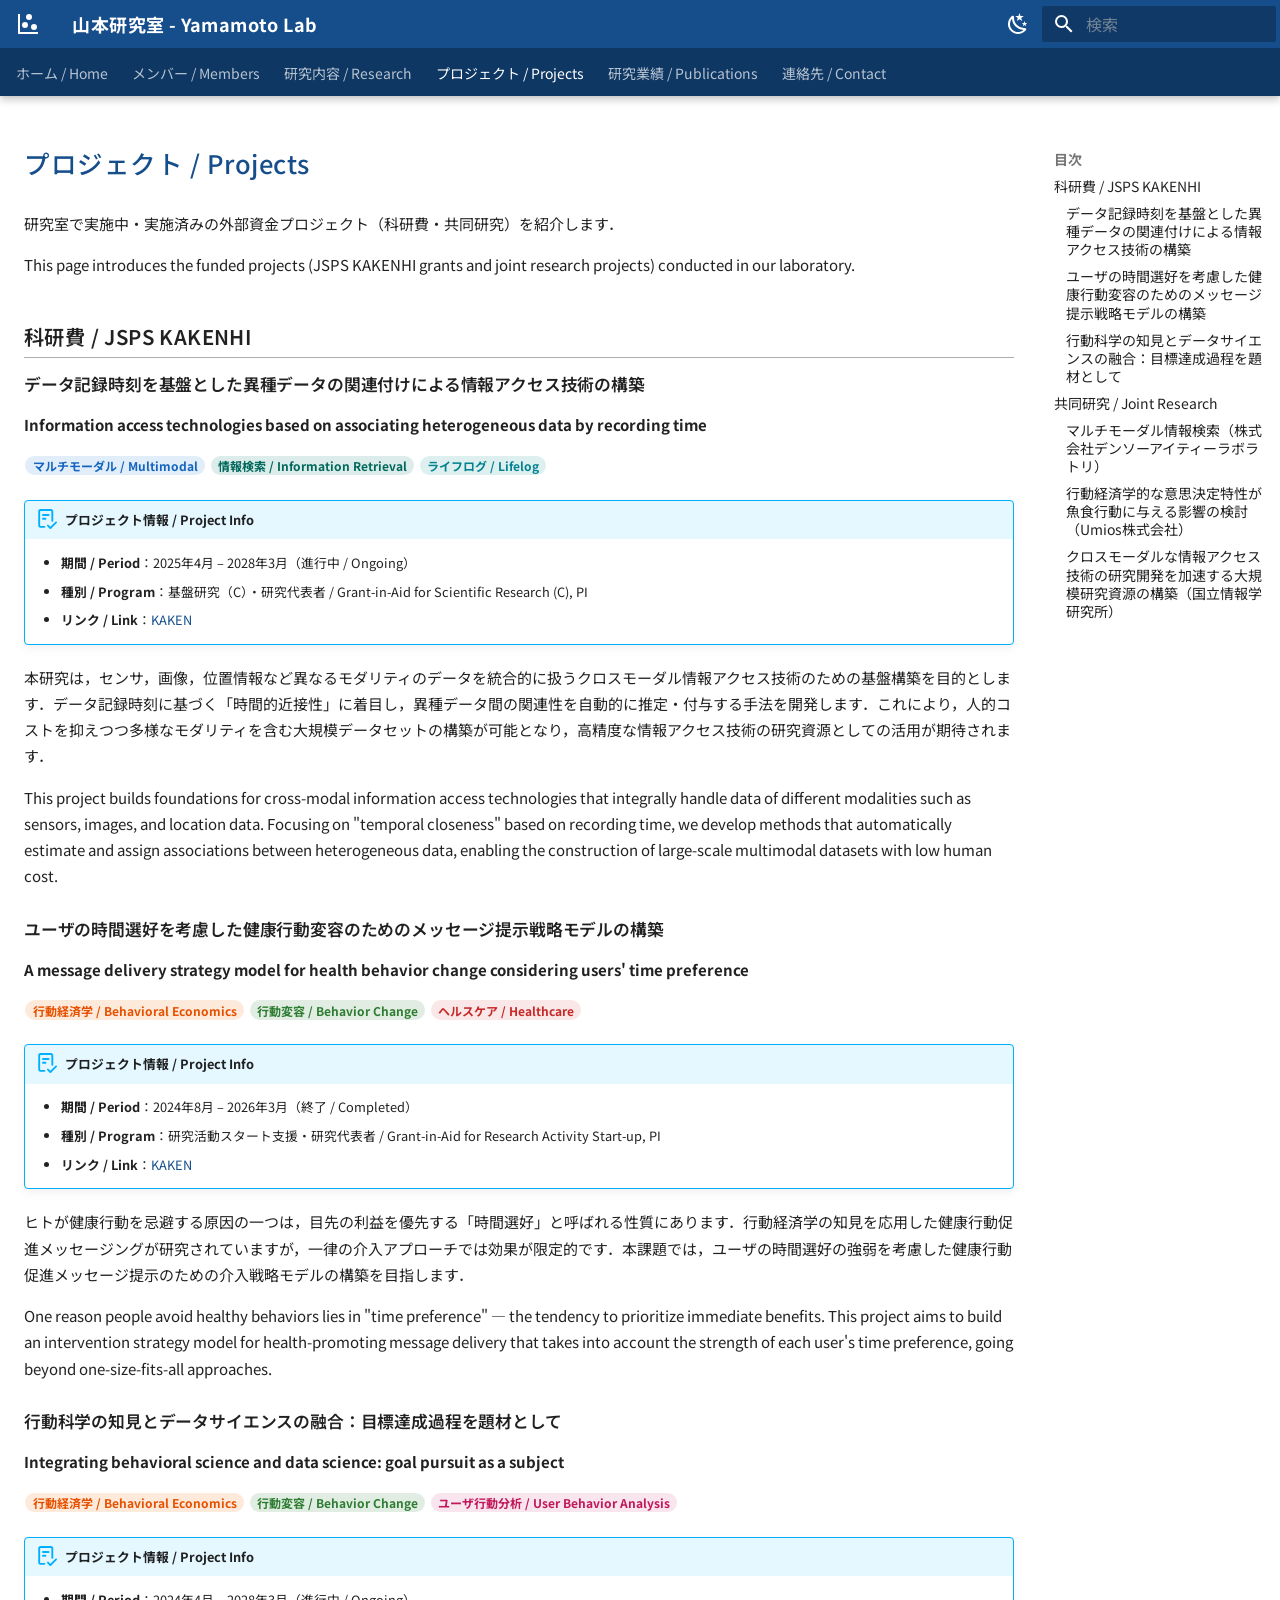
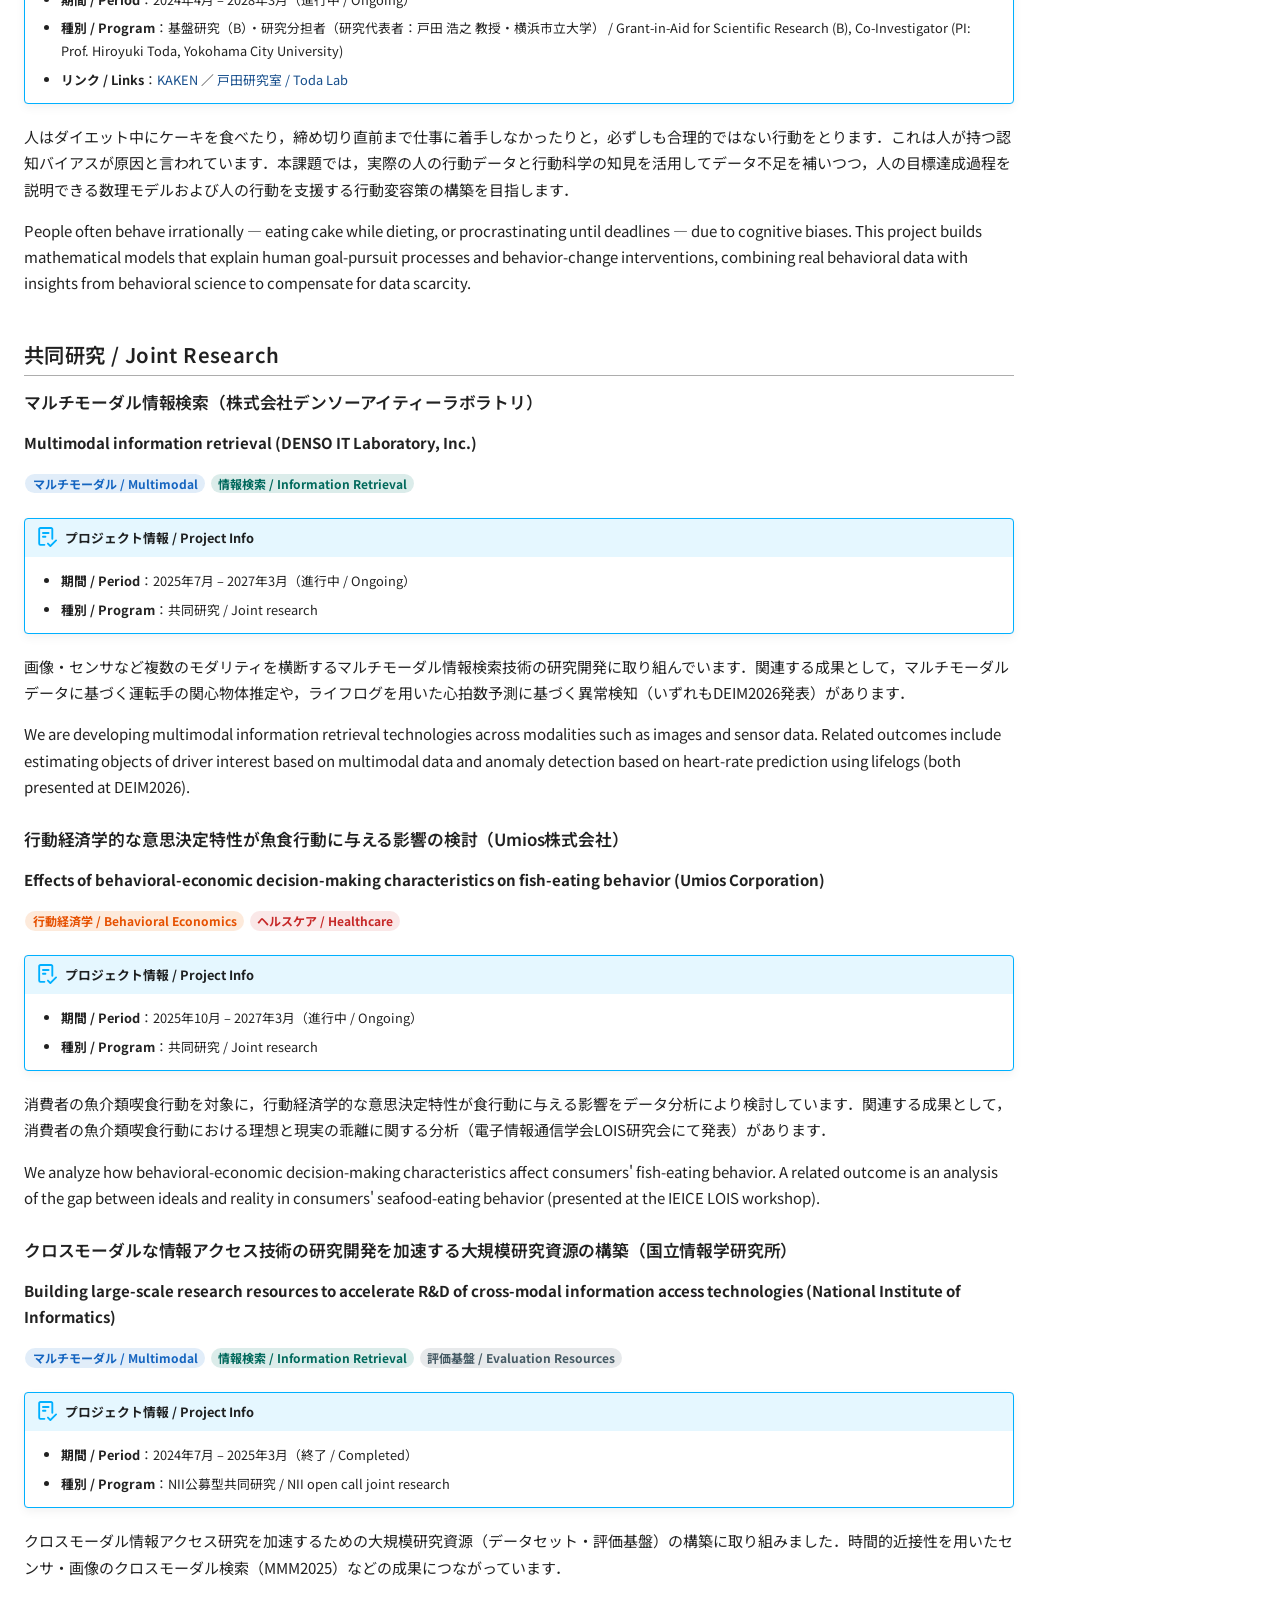
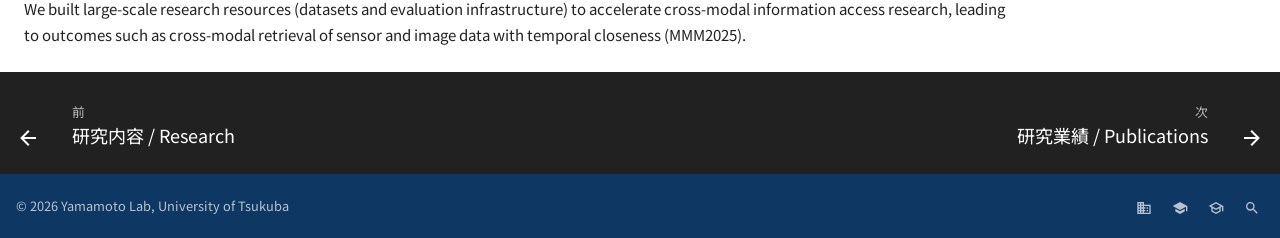
<file: projects/index.html>
<!doctype html>
<html lang="ja" class="no-js">
  <head>
    
      <meta charset="utf-8">
      <meta name="viewport" content="width=device-width,initial-scale=1">
      
        <meta name="description" content="筑波大学 山本研究室（行動データ分析・モデリング研究室）">
      
      
      
        <link rel="canonical" href="https://yamamotolab-tsukuba.github.io/projects/">
      
      
        <link rel="prev" href="../research/">
      
      
        <link rel="next" href="../publications/">
      
      
        
      
      
      <link rel="icon" href="../assets/favicon.png">
      <meta name="generator" content="mkdocs-1.6.1, mkdocs-material-9.7.7">
    
    
      
        <title>プロジェクト / Projects - 山本研究室 - Yamamoto Lab</title>
      
    
    
      <link rel="stylesheet" href="../assets/stylesheets/main.ec1eaa64.min.css">
      
        
        <link rel="stylesheet" href="../assets/stylesheets/palette.ab4e12ef.min.css">
      
      
  
  
    
      
      
    
  
    
      
      
    
  
    
      
      
    
  
    
      
      
    
  
    
      
      
    
  
    
      
      
    
  
    
      
      
    
  
    
      
      
    
  
    
      
      
    
  
    
      
      
    
  
    
      
      
    
  
    
      
      
    
  
  
  <style>:root{--md-admonition-icon--note:url('data:image/svg+xml;charset=utf-8,%3Csvg%20xmlns%3D%22http%3A//www.w3.org/2000/svg%22%20viewBox%3D%220%200%2016%2016%22%3E%3Cpath%20d%3D%22M1%207.775V2.75C1%201.784%201.784%201%202.75%201h5.025c.464%200%20.91.184%201.238.513l6.25%206.25a1.75%201.75%200%200%201%200%202.474l-5.026%205.026a1.75%201.75%200%200%201-2.474%200l-6.25-6.25A1.75%201.75%200%200%201%201%207.775m1.5%200c0%20.066.026.13.073.177l6.25%206.25a.25.25%200%200%200%20.354%200l5.025-5.025a.25.25%200%200%200%200-.354l-6.25-6.25a.25.25%200%200%200-.177-.073H2.75a.25.25%200%200%200-.25.25ZM6%205a1%201%200%201%201%200%202%201%201%200%200%201%200-2%22/%3E%3C/svg%3E');--md-admonition-icon--abstract:url('data:image/svg+xml;charset=utf-8,%3Csvg%20xmlns%3D%22http%3A//www.w3.org/2000/svg%22%20viewBox%3D%220%200%2016%2016%22%3E%3Cpath%20d%3D%22M2.5%201.75v11.5c0%20.138.112.25.25.25h3.17a.75.75%200%200%201%200%201.5H2.75A1.75%201.75%200%200%201%201%2013.25V1.75C1%20.784%201.784%200%202.75%200h8.5C12.216%200%2013%20.784%2013%201.75v7.736a.75.75%200%200%201-1.5%200V1.75a.25.25%200%200%200-.25-.25h-8.5a.25.25%200%200%200-.25.25m13.274%209.537zl-4.557%204.45a.75.75%200%200%201-1.055-.008l-1.943-1.95a.75.75%200%200%201%201.062-1.058l1.419%201.425%204.026-3.932a.75.75%200%201%201%201.048%201.074M4.75%204h4.5a.75.75%200%200%201%200%201.5h-4.5a.75.75%200%200%201%200-1.5M4%207.75A.75.75%200%200%201%204.75%207h2a.75.75%200%200%201%200%201.5h-2A.75.75%200%200%201%204%207.75%22/%3E%3C/svg%3E');--md-admonition-icon--info:url('data:image/svg+xml;charset=utf-8,%3Csvg%20xmlns%3D%22http%3A//www.w3.org/2000/svg%22%20viewBox%3D%220%200%2016%2016%22%3E%3Cpath%20d%3D%22M0%208a8%208%200%201%201%2016%200A8%208%200%200%201%200%208m8-6.5a6.5%206.5%200%201%200%200%2013%206.5%206.5%200%200%200%200-13M6.5%207.75A.75.75%200%200%201%207.25%207h1a.75.75%200%200%201%20.75.75v2.75h.25a.75.75%200%200%201%200%201.5h-2a.75.75%200%200%201%200-1.5h.25v-2h-.25a.75.75%200%200%201-.75-.75M8%206a1%201%200%201%201%200-2%201%201%200%200%201%200%202%22/%3E%3C/svg%3E');--md-admonition-icon--tip:url('data:image/svg+xml;charset=utf-8,%3Csvg%20xmlns%3D%22http%3A//www.w3.org/2000/svg%22%20viewBox%3D%220%200%2016%2016%22%3E%3Cpath%20d%3D%22M3.499.75a.75.75%200%200%201%201.5%200v.996C5.9%202.903%206.793%203.65%207.662%204.376l.24.202c-.036-.694.055-1.422.426-2.163C9.1.873%2010.794-.045%2012.622.26%2014.408.558%2016%201.94%2016%204.25c0%201.278-.954%202.575-2.44%202.734l.146.508.065.22c.203.701.412%201.455.476%202.226.142%201.707-.4%203.03-1.487%203.898C11.714%2014.671%2010.27%2015%208.75%2015h-6a.75.75%200%200%201%200-1.5h1.376a4.5%204.5%200%200%201-.563-1.191%203.84%203.84%200%200%201-.05-2.063%204.65%204.65%200%200%201-2.025-.293.75.75%200%200%201%20.525-1.406c1.357.507%202.376-.006%202.698-.318l.009-.01a.747.747%200%200%201%201.06%200%20.75.75%200%200%201-.012%201.074c-.912.92-.992%201.835-.768%202.586.221.74.745%201.337%201.196%201.621H8.75c1.343%200%202.398-.296%203.074-.836.635-.507%201.036-1.31.928-2.602-.05-.603-.216-1.224-.422-1.93l-.064-.221c-.12-.407-.246-.84-.353-1.29a2.4%202.4%200%200%201-.507-.441%203.1%203.1%200%200%201-.633-1.248.75.75%200%200%201%201.455-.364c.046.185.144.436.31.627.146.168.353.305.712.305.738%200%201.25-.615%201.25-1.25%200-1.47-.95-2.315-2.123-2.51-1.172-.196-2.227.387-2.706%201.345-.46.92-.27%201.774.019%203.062l.042.19.01.05c.348.443.666.949.94%201.553a.75.75%200%201%201-1.365.62c-.553-1.217-1.32-1.94-2.3-2.768L6.7%205.527c-.814-.68-1.75-1.462-2.692-2.619a3.7%203.7%200%200%200-1.023.88c-.406.495-.663%201.036-.722%201.508.116.122.306.21.591.239.388.038.797-.06%201.032-.19a.75.75%200%200%201%20.728%201.31c-.515.287-1.23.439-1.906.373-.682-.067-1.473-.38-1.879-1.193L.75%205.677V5.5c0-.984.48-1.94%201.077-2.664.46-.559%201.05-1.055%201.673-1.353z%22/%3E%3C/svg%3E');--md-admonition-icon--success:url('data:image/svg+xml;charset=utf-8,%3Csvg%20xmlns%3D%22http%3A//www.w3.org/2000/svg%22%20viewBox%3D%220%200%2016%2016%22%3E%3Cpath%20d%3D%22M13.78%204.22a.75.75%200%200%201%200%201.06l-7.25%207.25a.75.75%200%200%201-1.06%200L2.22%209.28a.75.75%200%200%201%20.018-1.042.75.75%200%200%201%201.042-.018L6%2010.94l6.72-6.72a.75.75%200%200%201%201.06%200%22/%3E%3C/svg%3E');--md-admonition-icon--question:url('data:image/svg+xml;charset=utf-8,%3Csvg%20xmlns%3D%22http%3A//www.w3.org/2000/svg%22%20viewBox%3D%220%200%2016%2016%22%3E%3Cpath%20d%3D%22M0%208a8%208%200%201%201%2016%200A8%208%200%200%201%200%208m8-6.5a6.5%206.5%200%201%200%200%2013%206.5%206.5%200%200%200%200-13M6.92%206.085h.001a.749.749%200%201%201-1.342-.67c.169-.339.436-.701.849-.977C6.845%204.16%207.369%204%208%204a2.76%202.76%200%200%201%201.637.525c.503.377.863.965.863%201.725%200%20.448-.115.83-.329%201.15-.205.307-.47.513-.692.662-.109.072-.22.138-.313.195l-.006.004a6%206%200%200%200-.26.16%201%201%200%200%200-.276.245.75.75%200%200%201-1.248-.832c.184-.264.42-.489.692-.661q.154-.1.313-.195l.007-.004c.1-.061.182-.11.258-.161a1%201%200%200%200%20.277-.245C8.96%206.514%209%206.427%209%206.25a.61.61%200%200%200-.262-.525A1.27%201.27%200%200%200%208%205.5c-.369%200-.595.09-.74.187a1%201%200%200%200-.34.398M9%2011a1%201%200%201%201-2%200%201%201%200%200%201%202%200%22/%3E%3C/svg%3E');--md-admonition-icon--warning:url('data:image/svg+xml;charset=utf-8,%3Csvg%20xmlns%3D%22http%3A//www.w3.org/2000/svg%22%20viewBox%3D%220%200%2016%2016%22%3E%3Cpath%20d%3D%22M6.457%201.047c.659-1.234%202.427-1.234%203.086%200l6.082%2011.378A1.75%201.75%200%200%201%2014.082%2015H1.918a1.75%201.75%200%200%201-1.543-2.575Zm1.763.707a.25.25%200%200%200-.44%200L1.698%2013.132a.25.25%200%200%200%20.22.368h12.164a.25.25%200%200%200%20.22-.368Zm.53%203.996v2.5a.75.75%200%200%201-1.5%200v-2.5a.75.75%200%200%201%201.5%200M9%2011a1%201%200%201%201-2%200%201%201%200%200%201%202%200%22/%3E%3C/svg%3E');--md-admonition-icon--failure:url('data:image/svg+xml;charset=utf-8,%3Csvg%20xmlns%3D%22http%3A//www.w3.org/2000/svg%22%20viewBox%3D%220%200%2016%2016%22%3E%3Cpath%20d%3D%22M2.344%202.343za8%208%200%200%201%2011.314%2011.314A8.002%208.002%200%200%201%20.234%2010.089a8%208%200%200%201%202.11-7.746m1.06%2010.253a6.5%206.5%200%201%200%209.108-9.275%206.5%206.5%200%200%200-9.108%209.275M6.03%204.97%208%206.94l1.97-1.97a.749.749%200%200%201%201.275.326.75.75%200%200%201-.215.734L9.06%208l1.97%201.97a.749.749%200%200%201-.326%201.275.75.75%200%200%201-.734-.215L8%209.06l-1.97%201.97a.749.749%200%200%201-1.275-.326.75.75%200%200%201%20.215-.734L6.94%208%204.97%206.03a.75.75%200%200%201%20.018-1.042.75.75%200%200%201%201.042-.018%22/%3E%3C/svg%3E');--md-admonition-icon--danger:url('data:image/svg+xml;charset=utf-8,%3Csvg%20xmlns%3D%22http%3A//www.w3.org/2000/svg%22%20viewBox%3D%220%200%2016%2016%22%3E%3Cpath%20d%3D%22M9.504.43a1.516%201.516%200%200%201%202.437%201.713L10.415%205.5h2.123c1.57%200%202.346%201.909%201.22%203.004l-7.34%207.142a1.25%201.25%200%200%201-.871.354h-.302a1.25%201.25%200%200%201-1.157-1.723L5.633%2010.5H3.462c-1.57%200-2.346-1.909-1.22-3.004zm1.047%201.074L3.286%208.571A.25.25%200%200%200%203.462%209H6.75a.75.75%200%200%201%20.694%201.034l-1.713%204.188%206.982-6.793A.25.25%200%200%200%2012.538%207H9.25a.75.75%200%200%201-.683-1.06l2.008-4.418.003-.006-.004-.009-.006-.006-.008-.001q-.005%200-.009.004%22/%3E%3C/svg%3E');--md-admonition-icon--bug:url('data:image/svg+xml;charset=utf-8,%3Csvg%20xmlns%3D%22http%3A//www.w3.org/2000/svg%22%20viewBox%3D%220%200%2016%2016%22%3E%3Cpath%20d%3D%22M4.72.22a.75.75%200%200%201%201.06%200l1%20.999a3.5%203.5%200%200%201%202.441%200l.999-1a.748.748%200%200%201%201.265.332.75.75%200%200%201-.205.729l-.775.776c.616.63.995%201.493.995%202.444v.327q0%20.15-.025.292c.408.14.764.392%201.029.722l1.968-.787a.75.75%200%200%201%20.556%201.392L13%207.258V9h2.25a.75.75%200%200%201%200%201.5H13v.5q-.002.615-.141%201.186l2.17.868a.75.75%200%200%201-.557%201.392l-2.184-.873A5%205%200%200%201%208%2016a5%205%200%200%201-4.288-2.427l-2.183.873a.75.75%200%200%201-.558-1.392l2.17-.868A5%205%200%200%201%203%2011v-.5H.75a.75.75%200%200%201%200-1.5H3V7.258L.971%206.446a.75.75%200%200%201%20.558-1.392l1.967.787c.265-.33.62-.583%201.03-.722a1.7%201.7%200%200%201-.026-.292V4.5c0-.951.38-1.814.995-2.444L4.72%201.28a.75.75%200%200%201%200-1.06m.53%206.28a.75.75%200%200%200-.75.75V11a3.5%203.5%200%201%200%207%200V7.25a.75.75%200%200%200-.75-.75ZM6.173%205h3.654A.17.17%200%200%200%2010%204.827V4.5a2%202%200%201%200-4%200v.327c0%20.096.077.173.173.173%22/%3E%3C/svg%3E');--md-admonition-icon--example:url('data:image/svg+xml;charset=utf-8,%3Csvg%20xmlns%3D%22http%3A//www.w3.org/2000/svg%22%20viewBox%3D%220%200%2016%2016%22%3E%3Cpath%20d%3D%22M5%205.782V2.5h-.25a.75.75%200%200%201%200-1.5h6.5a.75.75%200%200%201%200%201.5H11v3.282l3.666%205.76C15.619%2013.04%2014.543%2015%2012.767%2015H3.233c-1.776%200-2.852-1.96-1.899-3.458Zm-2.4%206.565a.75.75%200%200%200%20.633%201.153h9.534a.75.75%200%200%200%20.633-1.153L12.225%2010.5h-8.45ZM9.5%202.5h-3V6c0%20.143-.04.283-.117.403L4.73%209h6.54L9.617%206.403A.75.75%200%200%201%209.5%206Z%22/%3E%3C/svg%3E');--md-admonition-icon--quote:url('data:image/svg+xml;charset=utf-8,%3Csvg%20xmlns%3D%22http%3A//www.w3.org/2000/svg%22%20viewBox%3D%220%200%2016%2016%22%3E%3Cpath%20d%3D%22M1.75%202.5h10.5a.75.75%200%200%201%200%201.5H1.75a.75.75%200%200%201%200-1.5m4%205h8.5a.75.75%200%200%201%200%201.5h-8.5a.75.75%200%200%201%200-1.5m0%205h8.5a.75.75%200%200%201%200%201.5h-8.5a.75.75%200%200%201%200-1.5M2.5%207.75v6a.75.75%200%200%201-1.5%200v-6a.75.75%200%200%201%201.5%200%22/%3E%3C/svg%3E');}</style>



    
    
      
    
    
      
        
        
        <link rel="preconnect" href="https://fonts.gstatic.com" crossorigin>
        <link rel="stylesheet" href="https://fonts.googleapis.com/css?family=Noto+Sans+JP:300,300i,400,400i,700,700i%7CRoboto+Mono:400,400i,700,700i&display=fallback">
        <style>:root{--md-text-font:"Noto Sans JP";--md-code-font:"Roboto Mono"}</style>
      
    
    
      <link rel="stylesheet" href="../stylesheets/extra.css?v=4">
    
    <script>__md_scope=new URL("..",location),__md_hash=e=>[...e].reduce(((e,_)=>(e<<5)-e+_.charCodeAt(0)),0),__md_get=(e,_=localStorage,t=__md_scope)=>JSON.parse(_.getItem(t.pathname+"."+e)),__md_set=(e,_,t=localStorage,a=__md_scope)=>{try{t.setItem(a.pathname+"."+e,JSON.stringify(_))}catch(e){}}</script>
    
      

    
    
  <meta property="og:site_name" content="山本研究室 - Yamamoto Lab" />
  <meta property="og:type" content="website" />
  <meta property="og:title" content="プロジェクト / Projects" />
  <meta property="og:url" content="https://yamamotolab-tsukuba.github.io/projects/" />
  

  </head>
  
  
    
    
      
    
    
    
    
    <body dir="ltr" data-md-color-scheme="default" data-md-color-primary="custom" data-md-color-accent="custom">
  
    
    <input class="md-toggle" data-md-toggle="drawer" type="checkbox" id="__drawer" autocomplete="off">
    <input class="md-toggle" data-md-toggle="search" type="checkbox" id="__search" autocomplete="off">
    <label class="md-overlay" for="__drawer"></label>
    <div data-md-component="skip">
      
        
        <a href="#projects" class="md-skip">
          コンテンツにスキップ
        </a>
      
    </div>
    <div data-md-component="announce">
      
    </div>
    
    
      

  

<header class="md-header md-header--shadow md-header--lifted" data-md-component="header">
  <nav class="md-header__inner md-grid" aria-label="ヘッダー">
    <a href=".." title="山本研究室 - Yamamoto Lab" class="md-header__button md-logo" aria-label="山本研究室 - Yamamoto Lab" data-md-component="logo">
      
  
  <svg xmlns="http://www.w3.org/2000/svg" viewBox="0 0 24 24"><path d="M2 2h2v18h18v2H2zm7 8a3 3 0 0 1 3 3 3 3 0 0 1-3 3 3 3 0 0 1-3-3 3 3 0 0 1 3-3m4-8a3 3 0 0 1 3 3 3 3 0 0 1-3 3 3 3 0 0 1-3-3 3 3 0 0 1 3-3m5 10a3 3 0 0 1 3 3 3 3 0 0 1-3 3 3 3 0 0 1-3-3 3 3 0 0 1 3-3"/></svg>

    </a>
    <label class="md-header__button md-icon" for="__drawer">
      
      <svg xmlns="http://www.w3.org/2000/svg" viewBox="0 0 24 24"><path d="M3 6h18v2H3zm0 5h18v2H3zm0 5h18v2H3z"/></svg>
    </label>
    <div class="md-header__title" data-md-component="header-title">
      <div class="md-header__ellipsis">
        <div class="md-header__topic">
          <span class="md-ellipsis">
            山本研究室 - Yamamoto Lab
          </span>
        </div>
        <div class="md-header__topic" data-md-component="header-topic">
          <span class="md-ellipsis">
            
              プロジェクト / Projects
            
          </span>
        </div>
      </div>
    </div>
    
      
        <form class="md-header__option" data-md-component="palette">
  
    
    
    
    <input class="md-option" data-md-color-media="(prefers-color-scheme: light)" data-md-color-scheme="default" data-md-color-primary="custom" data-md-color-accent="custom"  aria-label="ダークモードに切替"  type="radio" name="__palette" id="__palette_0">
    
      <label class="md-header__button md-icon" title="ダークモードに切替" for="__palette_1" hidden>
        <svg xmlns="http://www.w3.org/2000/svg" viewBox="0 0 24 24"><path d="m17.75 4.09-2.53 1.94.91 3.06-2.63-1.81-2.63 1.81.91-3.06-2.53-1.94L12.44 4l1.06-3 1.06 3zm3.5 6.91-1.64 1.25.59 1.98-1.7-1.17-1.7 1.17.59-1.98L15.75 11l2.06-.05L18.5 9l.69 1.95zm-2.28 4.95c.83-.08 1.72 1.1 1.19 1.85-.32.45-.66.87-1.08 1.27C15.17 23 8.84 23 4.94 19.07c-3.91-3.9-3.91-10.24 0-14.14.4-.4.82-.76 1.27-1.08.75-.53 1.93.36 1.85 1.19-.27 2.86.69 5.83 2.89 8.02a9.96 9.96 0 0 0 8.02 2.89m-1.64 2.02a12.08 12.08 0 0 1-7.8-3.47c-2.17-2.19-3.33-5-3.49-7.82-2.81 3.14-2.7 7.96.31 10.98 3.02 3.01 7.84 3.12 10.98.31"/></svg>
      </label>
    
  
    
    
    
    <input class="md-option" data-md-color-media="(prefers-color-scheme: dark)" data-md-color-scheme="slate" data-md-color-primary="custom" data-md-color-accent="custom"  aria-label="ライトモードに切替"  type="radio" name="__palette" id="__palette_1">
    
      <label class="md-header__button md-icon" title="ライトモードに切替" for="__palette_0" hidden>
        <svg xmlns="http://www.w3.org/2000/svg" viewBox="0 0 24 24"><path d="M12 7a5 5 0 0 1 5 5 5 5 0 0 1-5 5 5 5 0 0 1-5-5 5 5 0 0 1 5-5m0 2a3 3 0 0 0-3 3 3 3 0 0 0 3 3 3 3 0 0 0 3-3 3 3 0 0 0-3-3m0-7 2.39 3.42C13.65 5.15 12.84 5 12 5s-1.65.15-2.39.42zM3.34 7l4.16-.35A7.2 7.2 0 0 0 5.94 8.5c-.44.74-.69 1.5-.83 2.29zm.02 10 1.76-3.77a7.131 7.131 0 0 0 2.38 4.14zM20.65 7l-1.77 3.79a7.02 7.02 0 0 0-2.38-4.15zm-.01 10-4.14.36c.59-.51 1.12-1.14 1.54-1.86.42-.73.69-1.5.83-2.29zM12 22l-2.41-3.44c.74.27 1.55.44 2.41.44.82 0 1.63-.17 2.37-.44z"/></svg>
      </label>
    
  
</form>
      
    
    
      <script>var palette=__md_get("__palette");if(palette&&palette.color){if("(prefers-color-scheme)"===palette.color.media){var media=matchMedia("(prefers-color-scheme: light)"),input=document.querySelector(media.matches?"[data-md-color-media='(prefers-color-scheme: light)']":"[data-md-color-media='(prefers-color-scheme: dark)']");palette.color.media=input.getAttribute("data-md-color-media"),palette.color.scheme=input.getAttribute("data-md-color-scheme"),palette.color.primary=input.getAttribute("data-md-color-primary"),palette.color.accent=input.getAttribute("data-md-color-accent")}for(var[key,value]of Object.entries(palette.color))document.body.setAttribute("data-md-color-"+key,value)}</script>
    
    
    
      
      
        <label class="md-header__button md-icon" for="__search">
          
          <svg xmlns="http://www.w3.org/2000/svg" viewBox="0 0 24 24"><path d="M9.5 3A6.5 6.5 0 0 1 16 9.5c0 1.61-.59 3.09-1.56 4.23l.27.27h.79l5 5-1.5 1.5-5-5v-.79l-.27-.27A6.52 6.52 0 0 1 9.5 16 6.5 6.5 0 0 1 3 9.5 6.5 6.5 0 0 1 9.5 3m0 2C7 5 5 7 5 9.5S7 14 9.5 14 14 12 14 9.5 12 5 9.5 5"/></svg>
        </label>
        <div class="md-search" data-md-component="search" role="dialog">
  <label class="md-search__overlay" for="__search"></label>
  <div class="md-search__inner" role="search">
    <form class="md-search__form" name="search">
      <input type="text" class="md-search__input" name="query" aria-label="検索" placeholder="検索" autocapitalize="off" autocorrect="off" autocomplete="off" spellcheck="false" data-md-component="search-query" required>
      <label class="md-search__icon md-icon" for="__search">
        
        <svg xmlns="http://www.w3.org/2000/svg" viewBox="0 0 24 24"><path d="M9.5 3A6.5 6.5 0 0 1 16 9.5c0 1.61-.59 3.09-1.56 4.23l.27.27h.79l5 5-1.5 1.5-5-5v-.79l-.27-.27A6.52 6.52 0 0 1 9.5 16 6.5 6.5 0 0 1 3 9.5 6.5 6.5 0 0 1 9.5 3m0 2C7 5 5 7 5 9.5S7 14 9.5 14 14 12 14 9.5 12 5 9.5 5"/></svg>
        
        <svg xmlns="http://www.w3.org/2000/svg" viewBox="0 0 24 24"><path d="M20 11v2H8l5.5 5.5-1.42 1.42L4.16 12l7.92-7.92L13.5 5.5 8 11z"/></svg>
      </label>
      <nav class="md-search__options" aria-label="検索">
        
        <button type="reset" class="md-search__icon md-icon" title="クリア" aria-label="クリア" tabindex="-1">
          
          <svg xmlns="http://www.w3.org/2000/svg" viewBox="0 0 24 24"><path d="M19 6.41 17.59 5 12 10.59 6.41 5 5 6.41 10.59 12 5 17.59 6.41 19 12 13.41 17.59 19 19 17.59 13.41 12z"/></svg>
        </button>
      </nav>
      
        <div class="md-search__suggest" data-md-component="search-suggest"></div>
      
    </form>
    <div class="md-search__output">
      <div class="md-search__scrollwrap" tabindex="0" data-md-scrollfix>
        <div class="md-search-result" data-md-component="search-result">
          <div class="md-search-result__meta">
            検索を初期化
          </div>
          <ol class="md-search-result__list" role="presentation"></ol>
        </div>
      </div>
    </div>
  </div>
</div>
      
    
    
  </nav>
  
    
      
<nav class="md-tabs" aria-label="タブ" data-md-component="tabs">
  <div class="md-grid">
    <ul class="md-tabs__list">
      
        
  
  
  
  
    <li class="md-tabs__item">
      <a href=".." class="md-tabs__link">
        
  
  
    
  
  ホーム / Home

      </a>
    </li>
  

      
        
  
  
  
  
    
    
      <li class="md-tabs__item">
        <a href="../members/" class="md-tabs__link">
          
  
  
  メンバー / Members

        </a>
      </li>
    
  

      
        
  
  
  
  
    <li class="md-tabs__item">
      <a href="../research/" class="md-tabs__link">
        
  
  
    
  
  研究内容 / Research

      </a>
    </li>
  

      
        
  
  
  
    
  
  
    <li class="md-tabs__item md-tabs__item--active">
      <a href="./" class="md-tabs__link">
        
  
  
    
  
  プロジェクト / Projects

      </a>
    </li>
  

      
        
  
  
  
  
    <li class="md-tabs__item">
      <a href="../publications/" class="md-tabs__link">
        
  
  
    
  
  研究業績 / Publications

      </a>
    </li>
  

      
        
  
  
  
  
    <li class="md-tabs__item">
      <a href="../contact/" class="md-tabs__link">
        
  
  
    
  
  連絡先 / Contact

      </a>
    </li>
  

      
    </ul>
  </div>
</nav>
    
  
</header>
    
    <div class="md-container" data-md-component="container">
      
      
        
      
      <main class="md-main" data-md-component="main">
        <div class="md-main__inner md-grid">
          
            
              
              <div class="md-sidebar md-sidebar--primary" data-md-component="sidebar" data-md-type="navigation" >
                <div class="md-sidebar__scrollwrap">
                  <div class="md-sidebar__inner">
                    


  


<nav class="md-nav md-nav--primary md-nav--lifted" aria-label="ナビゲーション" data-md-level="0">
  <label class="md-nav__title" for="__drawer">
    <a href=".." title="山本研究室 - Yamamoto Lab" class="md-nav__button md-logo" aria-label="山本研究室 - Yamamoto Lab" data-md-component="logo">
      
  
  <svg xmlns="http://www.w3.org/2000/svg" viewBox="0 0 24 24"><path d="M2 2h2v18h18v2H2zm7 8a3 3 0 0 1 3 3 3 3 0 0 1-3 3 3 3 0 0 1-3-3 3 3 0 0 1 3-3m4-8a3 3 0 0 1 3 3 3 3 0 0 1-3 3 3 3 0 0 1-3-3 3 3 0 0 1 3-3m5 10a3 3 0 0 1 3 3 3 3 0 0 1-3 3 3 3 0 0 1-3-3 3 3 0 0 1 3-3"/></svg>

    </a>
    山本研究室 - Yamamoto Lab
  </label>
  
  <ul class="md-nav__list" data-md-scrollfix>
    
      
      
  
  
  
  
    <li class="md-nav__item">
      <a href=".." class="md-nav__link">
        
  
  
  <span class="md-ellipsis">
    
  
    ホーム / Home
  

    
  </span>
  
  

      </a>
    </li>
  

    
      
      
  
  
  
  
    
    
    
    
      
      
    
    
    <li class="md-nav__item md-nav__item--nested">
      
        
        
        <input class="md-nav__toggle md-toggle " type="checkbox" id="__nav_2" >
        
          
          <label class="md-nav__link" for="__nav_2" id="__nav_2_label" tabindex="0">
            
  
  
  <span class="md-ellipsis">
    
  
    メンバー / Members
  

    
  </span>
  
  

            <span class="md-nav__icon md-icon"></span>
          </label>
        
        <nav class="md-nav" data-md-level="1" aria-labelledby="__nav_2_label" aria-expanded="false">
          <label class="md-nav__title" for="__nav_2">
            <span class="md-nav__icon md-icon"></span>
            
  
    メンバー / Members
  

          </label>
          <ul class="md-nav__list" data-md-scrollfix>
            
              
                
  
  
  
  
    <li class="md-nav__item">
      <a href="../members/" class="md-nav__link">
        
  
  
  <span class="md-ellipsis">
    
  
    メンバー一覧 / Member List
  

    
  </span>
  
  

      </a>
    </li>
  

              
            
              
                
  
  
  
  
    <li class="md-nav__item">
      <a href="../faculty/" class="md-nav__link">
        
  
  
  <span class="md-ellipsis">
    
  
    教員紹介 / Faculty
  

    
  </span>
  
  

      </a>
    </li>
  

              
            
          </ul>
        </nav>
      
    </li>
  

    
      
      
  
  
  
  
    <li class="md-nav__item">
      <a href="../research/" class="md-nav__link">
        
  
  
  <span class="md-ellipsis">
    
  
    研究内容 / Research
  

    
  </span>
  
  

      </a>
    </li>
  

    
      
      
  
  
    
  
  
  
    <li class="md-nav__item md-nav__item--active">
      
      <input class="md-nav__toggle md-toggle" type="checkbox" id="__toc">
      
      
        
      
      
        <label class="md-nav__link md-nav__link--active" for="__toc">
          
  
  
  <span class="md-ellipsis">
    
  
    プロジェクト / Projects
  

    
  </span>
  
  

          <span class="md-nav__icon md-icon"></span>
        </label>
      
      <a href="./" class="md-nav__link md-nav__link--active">
        
  
  
  <span class="md-ellipsis">
    
  
    プロジェクト / Projects
  

    
  </span>
  
  

      </a>
      
        

<nav class="md-nav md-nav--secondary" aria-label="目次">
  
  
  
    
  
  
    <label class="md-nav__title" for="__toc">
      <span class="md-nav__icon md-icon"></span>
      目次
    </label>
    <ul class="md-nav__list" data-md-component="toc" data-md-scrollfix>
      
        <li class="md-nav__item">
  <a href="#jsps-kakenhi" class="md-nav__link">
    <span class="md-ellipsis">
      
        科研費 / JSPS KAKENHI
      
    </span>
  </a>
  
    <nav class="md-nav" aria-label="科研費 / JSPS KAKENHI">
      <ul class="md-nav__list">
        
          <li class="md-nav__item">
  <a href="#_1" class="md-nav__link">
    <span class="md-ellipsis">
      
        データ記録時刻を基盤とした異種データの関連付けによる情報アクセス技術の構築
      
    </span>
  </a>
  
</li>
        
          <li class="md-nav__item">
  <a href="#_2" class="md-nav__link">
    <span class="md-ellipsis">
      
        ユーザの時間選好を考慮した健康行動変容のためのメッセージ提示戦略モデルの構築
      
    </span>
  </a>
  
</li>
        
          <li class="md-nav__item">
  <a href="#_3" class="md-nav__link">
    <span class="md-ellipsis">
      
        行動科学の知見とデータサイエンスの融合：目標達成過程を題材として
      
    </span>
  </a>
  
</li>
        
      </ul>
    </nav>
  
</li>
      
        <li class="md-nav__item">
  <a href="#joint-research" class="md-nav__link">
    <span class="md-ellipsis">
      
        共同研究 / Joint Research
      
    </span>
  </a>
  
    <nav class="md-nav" aria-label="共同研究 / Joint Research">
      <ul class="md-nav__list">
        
          <li class="md-nav__item">
  <a href="#_4" class="md-nav__link">
    <span class="md-ellipsis">
      
        マルチモーダル情報検索（株式会社デンソーアイティーラボラトリ）
      
    </span>
  </a>
  
</li>
        
          <li class="md-nav__item">
  <a href="#umios" class="md-nav__link">
    <span class="md-ellipsis">
      
        行動経済学的な意思決定特性が魚食行動に与える影響の検討（Umios株式会社）
      
    </span>
  </a>
  
</li>
        
          <li class="md-nav__item">
  <a href="#_5" class="md-nav__link">
    <span class="md-ellipsis">
      
        クロスモーダルな情報アクセス技術の研究開発を加速する大規模研究資源の構築（国立情報学研究所）
      
    </span>
  </a>
  
</li>
        
      </ul>
    </nav>
  
</li>
      
    </ul>
  
</nav>
      
    </li>
  

    
      
      
  
  
  
  
    <li class="md-nav__item">
      <a href="../publications/" class="md-nav__link">
        
  
  
  <span class="md-ellipsis">
    
  
    研究業績 / Publications
  

    
  </span>
  
  

      </a>
    </li>
  

    
      
      
  
  
  
  
    <li class="md-nav__item">
      <a href="../contact/" class="md-nav__link">
        
  
  
  <span class="md-ellipsis">
    
  
    連絡先 / Contact
  

    
  </span>
  
  

      </a>
    </li>
  

    
  </ul>
</nav>
                  </div>
                </div>
              </div>
            
            
              
              <div class="md-sidebar md-sidebar--secondary" data-md-component="sidebar" data-md-type="toc" >
                <div class="md-sidebar__scrollwrap">
                  <div class="md-sidebar__inner">
                    

<nav class="md-nav md-nav--secondary" aria-label="目次">
  
  
  
    
  
  
    <label class="md-nav__title" for="__toc">
      <span class="md-nav__icon md-icon"></span>
      目次
    </label>
    <ul class="md-nav__list" data-md-component="toc" data-md-scrollfix>
      
        <li class="md-nav__item">
  <a href="#jsps-kakenhi" class="md-nav__link">
    <span class="md-ellipsis">
      
        科研費 / JSPS KAKENHI
      
    </span>
  </a>
  
    <nav class="md-nav" aria-label="科研費 / JSPS KAKENHI">
      <ul class="md-nav__list">
        
          <li class="md-nav__item">
  <a href="#_1" class="md-nav__link">
    <span class="md-ellipsis">
      
        データ記録時刻を基盤とした異種データの関連付けによる情報アクセス技術の構築
      
    </span>
  </a>
  
</li>
        
          <li class="md-nav__item">
  <a href="#_2" class="md-nav__link">
    <span class="md-ellipsis">
      
        ユーザの時間選好を考慮した健康行動変容のためのメッセージ提示戦略モデルの構築
      
    </span>
  </a>
  
</li>
        
          <li class="md-nav__item">
  <a href="#_3" class="md-nav__link">
    <span class="md-ellipsis">
      
        行動科学の知見とデータサイエンスの融合：目標達成過程を題材として
      
    </span>
  </a>
  
</li>
        
      </ul>
    </nav>
  
</li>
      
        <li class="md-nav__item">
  <a href="#joint-research" class="md-nav__link">
    <span class="md-ellipsis">
      
        共同研究 / Joint Research
      
    </span>
  </a>
  
    <nav class="md-nav" aria-label="共同研究 / Joint Research">
      <ul class="md-nav__list">
        
          <li class="md-nav__item">
  <a href="#_4" class="md-nav__link">
    <span class="md-ellipsis">
      
        マルチモーダル情報検索（株式会社デンソーアイティーラボラトリ）
      
    </span>
  </a>
  
</li>
        
          <li class="md-nav__item">
  <a href="#umios" class="md-nav__link">
    <span class="md-ellipsis">
      
        行動経済学的な意思決定特性が魚食行動に与える影響の検討（Umios株式会社）
      
    </span>
  </a>
  
</li>
        
          <li class="md-nav__item">
  <a href="#_5" class="md-nav__link">
    <span class="md-ellipsis">
      
        クロスモーダルな情報アクセス技術の研究開発を加速する大規模研究資源の構築（国立情報学研究所）
      
    </span>
  </a>
  
</li>
        
      </ul>
    </nav>
  
</li>
      
    </ul>
  
</nav>
                  </div>
                </div>
              </div>
            
          
          
            <div class="md-content" data-md-component="content">
              
              <article class="md-content__inner md-typeset">
                
                  



<h1 id="projects">プロジェクト / Projects<a class="headerlink" href="#projects" title="Permanent link">&para;</a></h1>
<p>研究室で実施中・実施済みの外部資金プロジェクト（科研費・共同研究）を紹介します．</p>
<p>This page introduces the funded projects (JSPS KAKENHI grants and joint research projects) conducted in our laboratory.</p>
<h2 id="jsps-kakenhi">科研費 / JSPS KAKENHI<a class="headerlink" href="#jsps-kakenhi" title="Permanent link">&para;</a></h2>
<h3 id="_1">データ記録時刻を基盤とした異種データの関連付けによる情報アクセス技術の構築<a class="headerlink" href="#_1" title="Permanent link">&para;</a></h3>
<p><strong>Information access technologies based on associating heterogeneous data by recording time</strong></p>
<p><span class="ptag ptag-mm">マルチモーダル / Multimodal</span> <span class="ptag ptag-ir">情報検索 / Information Retrieval</span> <span class="ptag ptag-ll">ライフログ / Lifelog</span></p>
<div class="admonition abstract">
<p class="admonition-title">プロジェクト情報 / Project Info</p>
<ul>
<li><strong>期間 / Period</strong>：2025年4月 – 2028年3月（進行中 / Ongoing）</li>
<li><strong>種別 / Program</strong>：基盤研究（C）・研究代表者 / Grant-in-Aid for Scientific Research (C), PI</li>
<li><strong>リンク / Link</strong>：<a href="https://kaken.nii.ac.jp/ja/grant/KAKENHI-PROJECT-25K15243/" target="_blank">KAKEN</a></li>
</ul>
</div>
<p>本研究は，センサ，画像，位置情報など異なるモダリティのデータを統合的に扱うクロスモーダル情報アクセス技術のための基盤構築を目的とします．データ記録時刻に基づく「時間的近接性」に着目し，異種データ間の関連性を自動的に推定・付与する手法を開発します．これにより，人的コストを抑えつつ多様なモダリティを含む大規模データセットの構築が可能となり，高精度な情報アクセス技術の研究資源としての活用が期待されます．</p>
<p>This project builds foundations for cross-modal information access technologies that integrally handle data of different modalities such as sensors, images, and location data. Focusing on "temporal closeness" based on recording time, we develop methods that automatically estimate and assign associations between heterogeneous data, enabling the construction of large-scale multimodal datasets with low human cost.</p>
<h3 id="_2">ユーザの時間選好を考慮した健康行動変容のためのメッセージ提示戦略モデルの構築<a class="headerlink" href="#_2" title="Permanent link">&para;</a></h3>
<p><strong>A message delivery strategy model for health behavior change considering users' time preference</strong></p>
<p><span class="ptag ptag-be">行動経済学 / Behavioral Economics</span> <span class="ptag ptag-bc">行動変容 / Behavior Change</span> <span class="ptag ptag-hc">ヘルスケア / Healthcare</span></p>
<div class="admonition abstract">
<p class="admonition-title">プロジェクト情報 / Project Info</p>
<ul>
<li><strong>期間 / Period</strong>：2024年8月 – 2026年3月（終了 / Completed）</li>
<li><strong>種別 / Program</strong>：研究活動スタート支援・研究代表者 / Grant-in-Aid for Research Activity Start-up, PI</li>
<li><strong>リンク / Link</strong>：<a href="https://kaken.nii.ac.jp/ja/grant/KAKENHI-PROJECT-24K23877/" target="_blank">KAKEN</a></li>
</ul>
</div>
<p>ヒトが健康行動を忌避する原因の一つは，目先の利益を優先する「時間選好」と呼ばれる性質にあります．行動経済学の知見を応用した健康行動促進メッセージングが研究されていますが，一律の介入アプローチでは効果が限定的です．本課題では，ユーザの時間選好の強弱を考慮した健康行動促進メッセージ提示のための介入戦略モデルの構築を目指します．</p>
<p>One reason people avoid healthy behaviors lies in "time preference" — the tendency to prioritize immediate benefits. This project aims to build an intervention strategy model for health-promoting message delivery that takes into account the strength of each user's time preference, going beyond one-size-fits-all approaches.</p>
<h3 id="_3">行動科学の知見とデータサイエンスの融合：目標達成過程を題材として<a class="headerlink" href="#_3" title="Permanent link">&para;</a></h3>
<p><strong>Integrating behavioral science and data science: goal pursuit as a subject</strong></p>
<p><span class="ptag ptag-be">行動経済学 / Behavioral Economics</span> <span class="ptag ptag-bc">行動変容 / Behavior Change</span> <span class="ptag ptag-uba">ユーザ行動分析 / User Behavior Analysis</span></p>
<div class="admonition abstract">
<p class="admonition-title">プロジェクト情報 / Project Info</p>
<ul>
<li><strong>期間 / Period</strong>：2024年4月 – 2028年3月（進行中 / Ongoing）</li>
<li><strong>種別 / Program</strong>：基盤研究（B）・研究分担者（研究代表者：戸田 浩之 教授・横浜市立大学） / Grant-in-Aid for Scientific Research (B), Co-Investigator (PI: Prof. Hiroyuki Toda, Yokohama City University)</li>
<li><strong>リンク / Links</strong>：<a href="https://kaken.nii.ac.jp/ja/grant/KAKENHI-PROJECT-24K03046/" target="_blank">KAKEN</a> ／ <a href="https://sites.google.com/view/toda-lab/" target="_blank">戸田研究室 / Toda Lab</a></li>
</ul>
</div>
<p>人はダイエット中にケーキを食べたり，締め切り直前まで仕事に着手しなかったりと，必ずしも合理的ではない行動をとります．これは人が持つ認知バイアスが原因と言われています．本課題では，実際の人の行動データと行動科学の知見を活用してデータ不足を補いつつ，人の目標達成過程を説明できる数理モデルおよび人の行動を支援する行動変容策の構築を目指します．</p>
<p>People often behave irrationally — eating cake while dieting, or procrastinating until deadlines — due to cognitive biases. This project builds mathematical models that explain human goal-pursuit processes and behavior-change interventions, combining real behavioral data with insights from behavioral science to compensate for data scarcity.</p>
<h2 id="joint-research">共同研究 / Joint Research<a class="headerlink" href="#joint-research" title="Permanent link">&para;</a></h2>
<h3 id="_4">マルチモーダル情報検索（株式会社デンソーアイティーラボラトリ）<a class="headerlink" href="#_4" title="Permanent link">&para;</a></h3>
<p><strong>Multimodal information retrieval (DENSO IT Laboratory, Inc.)</strong></p>
<p><span class="ptag ptag-mm">マルチモーダル / Multimodal</span> <span class="ptag ptag-ir">情報検索 / Information Retrieval</span></p>
<div class="admonition abstract">
<p class="admonition-title">プロジェクト情報 / Project Info</p>
<ul>
<li><strong>期間 / Period</strong>：2025年7月 – 2027年3月（進行中 / Ongoing）</li>
<li><strong>種別 / Program</strong>：共同研究 / Joint research</li>
</ul>
</div>
<p>画像・センサなど複数のモダリティを横断するマルチモーダル情報検索技術の研究開発に取り組んでいます．関連する成果として，マルチモーダルデータに基づく運転手の関心物体推定や，ライフログを用いた心拍数予測に基づく異常検知（いずれもDEIM2026発表）があります．</p>
<p>We are developing multimodal information retrieval technologies across modalities such as images and sensor data. Related outcomes include estimating objects of driver interest based on multimodal data and anomaly detection based on heart-rate prediction using lifelogs (both presented at DEIM2026).</p>
<h3 id="umios">行動経済学的な意思決定特性が魚食行動に与える影響の検討（Umios株式会社）<a class="headerlink" href="#umios" title="Permanent link">&para;</a></h3>
<p><strong>Effects of behavioral-economic decision-making characteristics on fish-eating behavior (Umios Corporation)</strong></p>
<p><span class="ptag ptag-be">行動経済学 / Behavioral Economics</span> <span class="ptag ptag-hc">ヘルスケア / Healthcare</span></p>
<div class="admonition abstract">
<p class="admonition-title">プロジェクト情報 / Project Info</p>
<ul>
<li><strong>期間 / Period</strong>：2025年10月 – 2027年3月（進行中 / Ongoing）</li>
<li><strong>種別 / Program</strong>：共同研究 / Joint research</li>
</ul>
</div>
<p>消費者の魚介類喫食行動を対象に，行動経済学的な意思決定特性が食行動に与える影響をデータ分析により検討しています．関連する成果として，消費者の魚介類喫食行動における理想と現実の乖離に関する分析（電子情報通信学会LOIS研究会にて発表）があります．</p>
<p>We analyze how behavioral-economic decision-making characteristics affect consumers' fish-eating behavior. A related outcome is an analysis of the gap between ideals and reality in consumers' seafood-eating behavior (presented at the IEICE LOIS workshop).</p>
<h3 id="_5">クロスモーダルな情報アクセス技術の研究開発を加速する大規模研究資源の構築（国立情報学研究所）<a class="headerlink" href="#_5" title="Permanent link">&para;</a></h3>
<p><strong>Building large-scale research resources to accelerate R&amp;D of cross-modal information access technologies (National Institute of Informatics)</strong></p>
<p><span class="ptag ptag-mm">マルチモーダル / Multimodal</span> <span class="ptag ptag-ir">情報検索 / Information Retrieval</span> <span class="ptag ptag-eval">評価基盤 / Evaluation Resources</span></p>
<div class="admonition abstract">
<p class="admonition-title">プロジェクト情報 / Project Info</p>
<ul>
<li><strong>期間 / Period</strong>：2024年7月 – 2025年3月（終了 / Completed）</li>
<li><strong>種別 / Program</strong>：NII公募型共同研究 / NII open call joint research</li>
</ul>
</div>
<p>クロスモーダル情報アクセス研究を加速するための大規模研究資源（データセット・評価基盤）の構築に取り組みました．時間的近接性を用いたセンサ・画像のクロスモーダル検索（MMM2025）などの成果につながっています．</p>
<p>We built large-scale research resources (datasets and evaluation infrastructure) to accelerate cross-modal information access research, leading to outcomes such as cross-modal retrieval of sensor and image data with temporal closeness (MMM2025).</p>












                
              </article>
            </div>
          
          
<script>var target=document.getElementById(location.hash.slice(1));target&&target.name&&(target.checked=target.name.startsWith("__tabbed_"))</script>
        </div>
        
          <button type="button" class="md-top md-icon" data-md-component="top" hidden>
  
  <svg xmlns="http://www.w3.org/2000/svg" viewBox="0 0 24 24"><path d="M13 20h-2V8l-5.5 5.5-1.42-1.42L12 4.16l7.92 7.92-1.42 1.42L13 8z"/></svg>
  ページトップへ戻る
</button>
        
      </main>
      
        <footer class="md-footer">
  
    
      
      <nav class="md-footer__inner md-grid" aria-label="フッター" >
        
          
          <a href="../research/" class="md-footer__link md-footer__link--prev" aria-label="前: 研究内容 / Research">
            <div class="md-footer__button md-icon">
              
              <svg xmlns="http://www.w3.org/2000/svg" viewBox="0 0 24 24"><path d="M20 11v2H8l5.5 5.5-1.42 1.42L4.16 12l7.92-7.92L13.5 5.5 8 11z"/></svg>
            </div>
            <div class="md-footer__title">
              <span class="md-footer__direction">
                前
              </span>
              <div class="md-ellipsis">
                研究内容 / Research
              </div>
            </div>
          </a>
        
        
          
          <a href="../publications/" class="md-footer__link md-footer__link--next" aria-label="次: 研究業績 / Publications">
            <div class="md-footer__title">
              <span class="md-footer__direction">
                次
              </span>
              <div class="md-ellipsis">
                研究業績 / Publications
              </div>
            </div>
            <div class="md-footer__button md-icon">
              
              <svg xmlns="http://www.w3.org/2000/svg" viewBox="0 0 24 24"><path d="M4 11v2h12l-5.5 5.5 1.42 1.42L19.84 12l-7.92-7.92L10.5 5.5 16 11z"/></svg>
            </div>
          </a>
        
      </nav>
    
  
  <div class="md-footer-meta md-typeset">
    <div class="md-footer-meta__inner md-grid">
      <div class="md-copyright">
  
    <div class="md-copyright__highlight">
      &copy; 2026 Yamamoto Lab, University of Tsukuba
    </div>
  
  
</div>
      
        
<div class="md-social">
  
    
    
    
    
    <a href="https://www.slis.tsukuba.ac.jp/grad/index.html" target="_blank" rel="noopener" title="図書館情報メディア系 Institute of Library, Information and Media Science" class="md-social__link">
      <svg xmlns="http://www.w3.org/2000/svg" viewBox="0 0 24 24"><path d="M18 15h-2v2h2m0-6h-2v2h2m2 6h-8v-2h2v-2h-2v-2h2v-2h-2V9h8M10 7H8V5h2m0 6H8V9h2m0 6H8v-2h2m0 6H8v-2h2M6 7H4V5h2m0 6H4V9h2m0 6H4v-2h2m0 6H4v-2h2m6-10V3H2v18h20V7z"/></svg>
    </a>
  
    
    
    
    
    <a href="https://klis.tsukuba.ac.jp/" target="_blank" rel="noopener" title="知識情報・図書館学類 College of Knowledge and Library Sciences" class="md-social__link">
      <svg xmlns="http://www.w3.org/2000/svg" viewBox="0 0 24 24"><path d="M12 3 1 9l11 6 9-4.91V17h2V9M5 13.18v4L12 21l7-3.82v-4L12 17z"/></svg>
    </a>
  
    
    
    
    
    <a href="https://informatics.tsukuba.ac.jp/" target="_blank" rel="noopener" title="情報学学位プログラム Master&#39;s and Doctoral Programs in Informatics" class="md-social__link">
      <svg xmlns="http://www.w3.org/2000/svg" viewBox="0 0 24 24"><path d="M12 3 1 9l4 2.18v6L12 21l7-3.82v-6l2-1.09V17h2V9zm6.82 6L12 12.72 5.18 9 12 5.28zM17 16l-5 2.72L7 16v-3.73L12 15l5-2.73z"/></svg>
    </a>
  
    
    
    
    
    <a href="https://ir-tsukuba.github.io/" target="_blank" rel="noopener" title="情報検索リサーチグループ IR Group at Tsukuba" class="md-social__link">
      <svg xmlns="http://www.w3.org/2000/svg" viewBox="0 0 24 24"><path d="M9.5 3A6.5 6.5 0 0 1 16 9.5c0 1.61-.59 3.09-1.56 4.23l.27.27h.79l5 5-1.5 1.5-5-5v-.79l-.27-.27A6.52 6.52 0 0 1 9.5 16 6.5 6.5 0 0 1 3 9.5 6.5 6.5 0 0 1 9.5 3m0 2C7 5 5 7 5 9.5S7 14 9.5 14 14 12 14 9.5 12 5 9.5 5"/></svg>
    </a>
  
</div>
      
    </div>
  </div>
</footer>
      
    </div>
    <div class="md-dialog" data-md-component="dialog">
      <div class="md-dialog__inner md-typeset"></div>
    </div>
    
    
    
      
      
      <script id="__config" type="application/json">{"annotate": null, "base": "..", "features": ["navigation.tabs", "navigation.tabs.sticky", "navigation.top", "navigation.footer", "navigation.tracking", "toc.follow", "search.suggest", "search.highlight", "content.tooltips"], "search": "../assets/javascripts/workers/search.2c215733.min.js", "tags": null, "translations": {"clipboard.copied": "\u30b3\u30d4\u30fc\u3057\u307e\u3057\u305f", "clipboard.copy": "\u30af\u30ea\u30c3\u30d7\u30dc\u30fc\u30c9\u3078\u30b3\u30d4\u30fc", "search.result.more.one": "\u3053\u306e\u30da\u30fc\u30b8\u5185\u306b\u3082\u30461\u4ef6\u898b\u3064\u304b\u308a\u307e\u3057\u305f", "search.result.more.other": "\u3053\u306e\u30da\u30fc\u30b8\u5185\u306b\u3042\u3068#\u4ef6\u898b\u3064\u304b\u308a\u307e\u3057\u305f", "search.result.none": "\u4f55\u3082\u898b\u3064\u304b\u308a\u307e\u305b\u3093\u3067\u3057\u305f", "search.result.one": "1\u4ef6\u898b\u3064\u304b\u308a\u307e\u3057\u305f", "search.result.other": "#\u4ef6\u898b\u3064\u304b\u308a\u307e\u3057\u305f", "search.result.placeholder": "\u691c\u7d22\u30ad\u30fc\u30ef\u30fc\u30c9\u3092\u5165\u529b\u3057\u3066\u304f\u3060\u3055\u3044", "search.result.term.missing": "\u691c\u7d22\u306b\u542b\u307e\u308c\u306a\u3044", "select.version": "\u30d0\u30fc\u30b8\u30e7\u30f3\u5207\u308a\u66ff\u3048"}, "version": null}</script>
    
    
      <script src="../assets/javascripts/bundle.d7400e89.min.js"></script>
      
        <script src="../javascripts/extra.js?v=3"></script>
      
    
  </body>
</html>
</file>
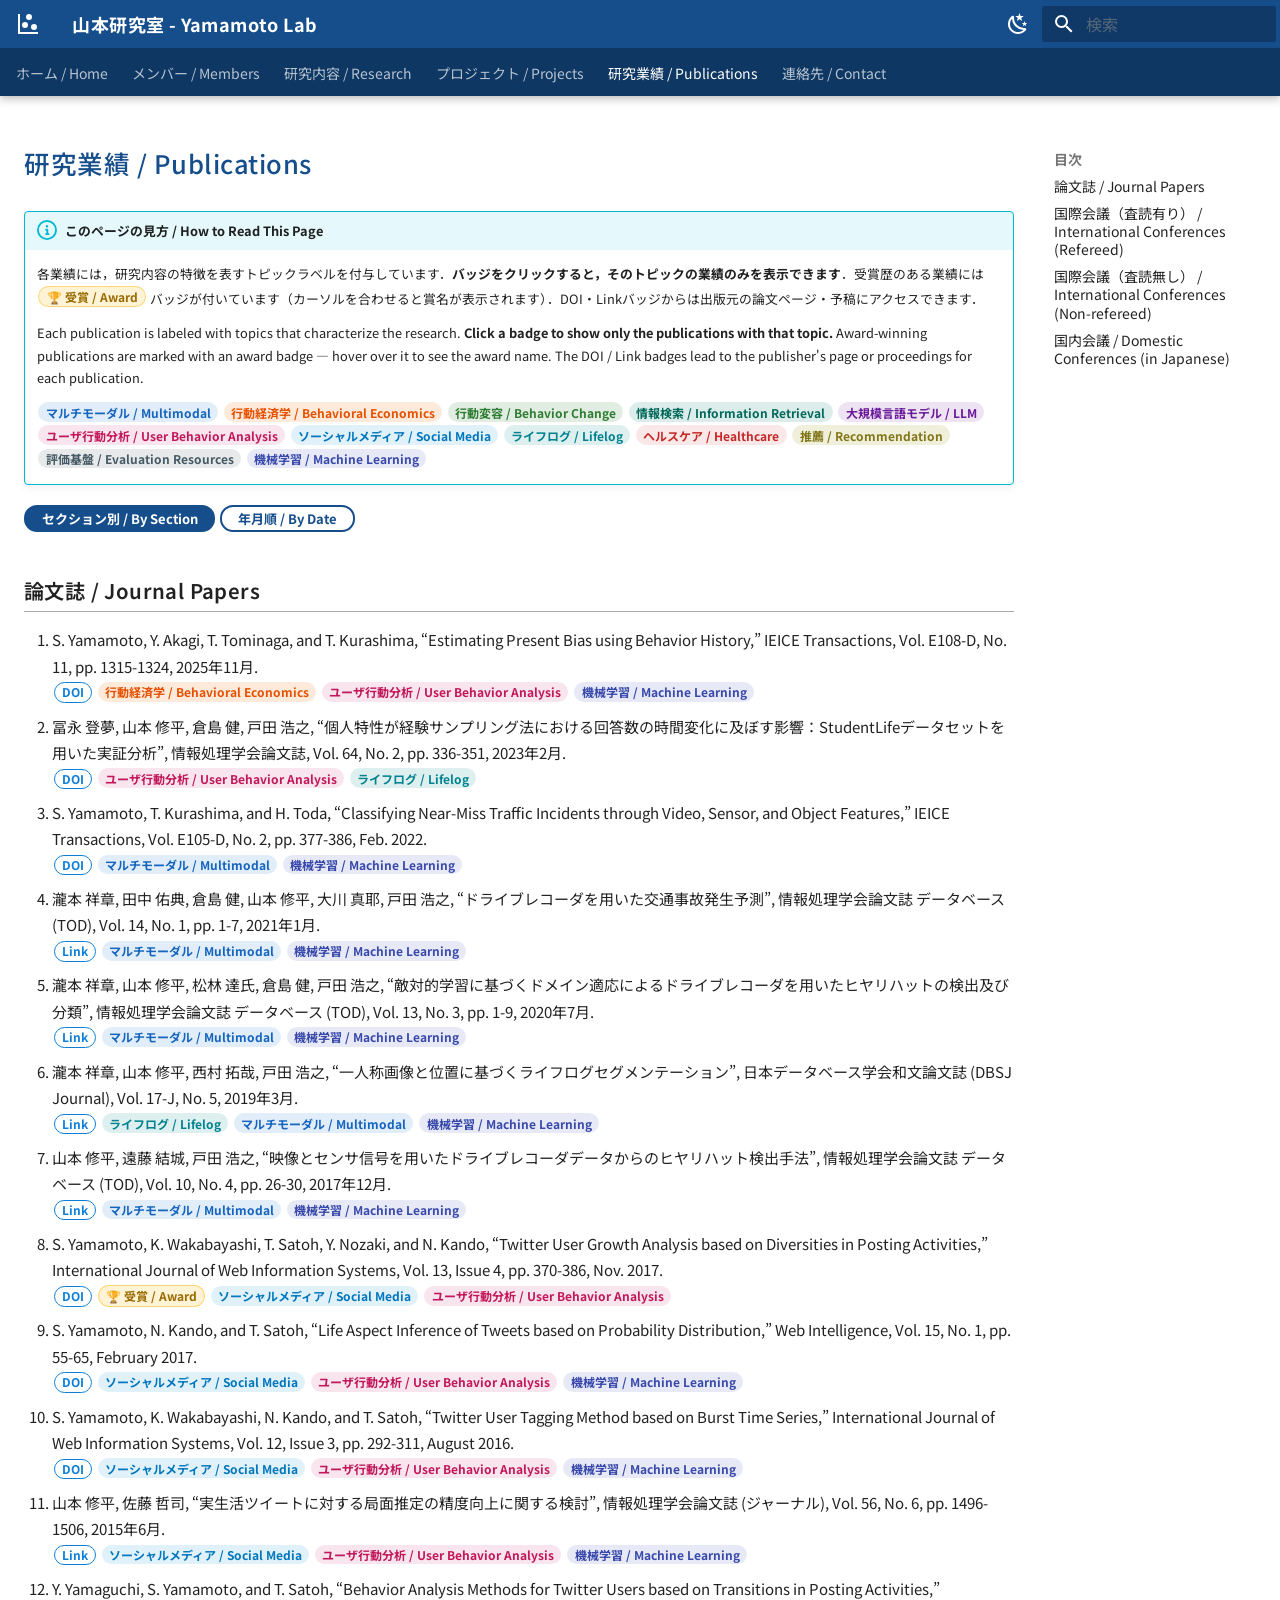
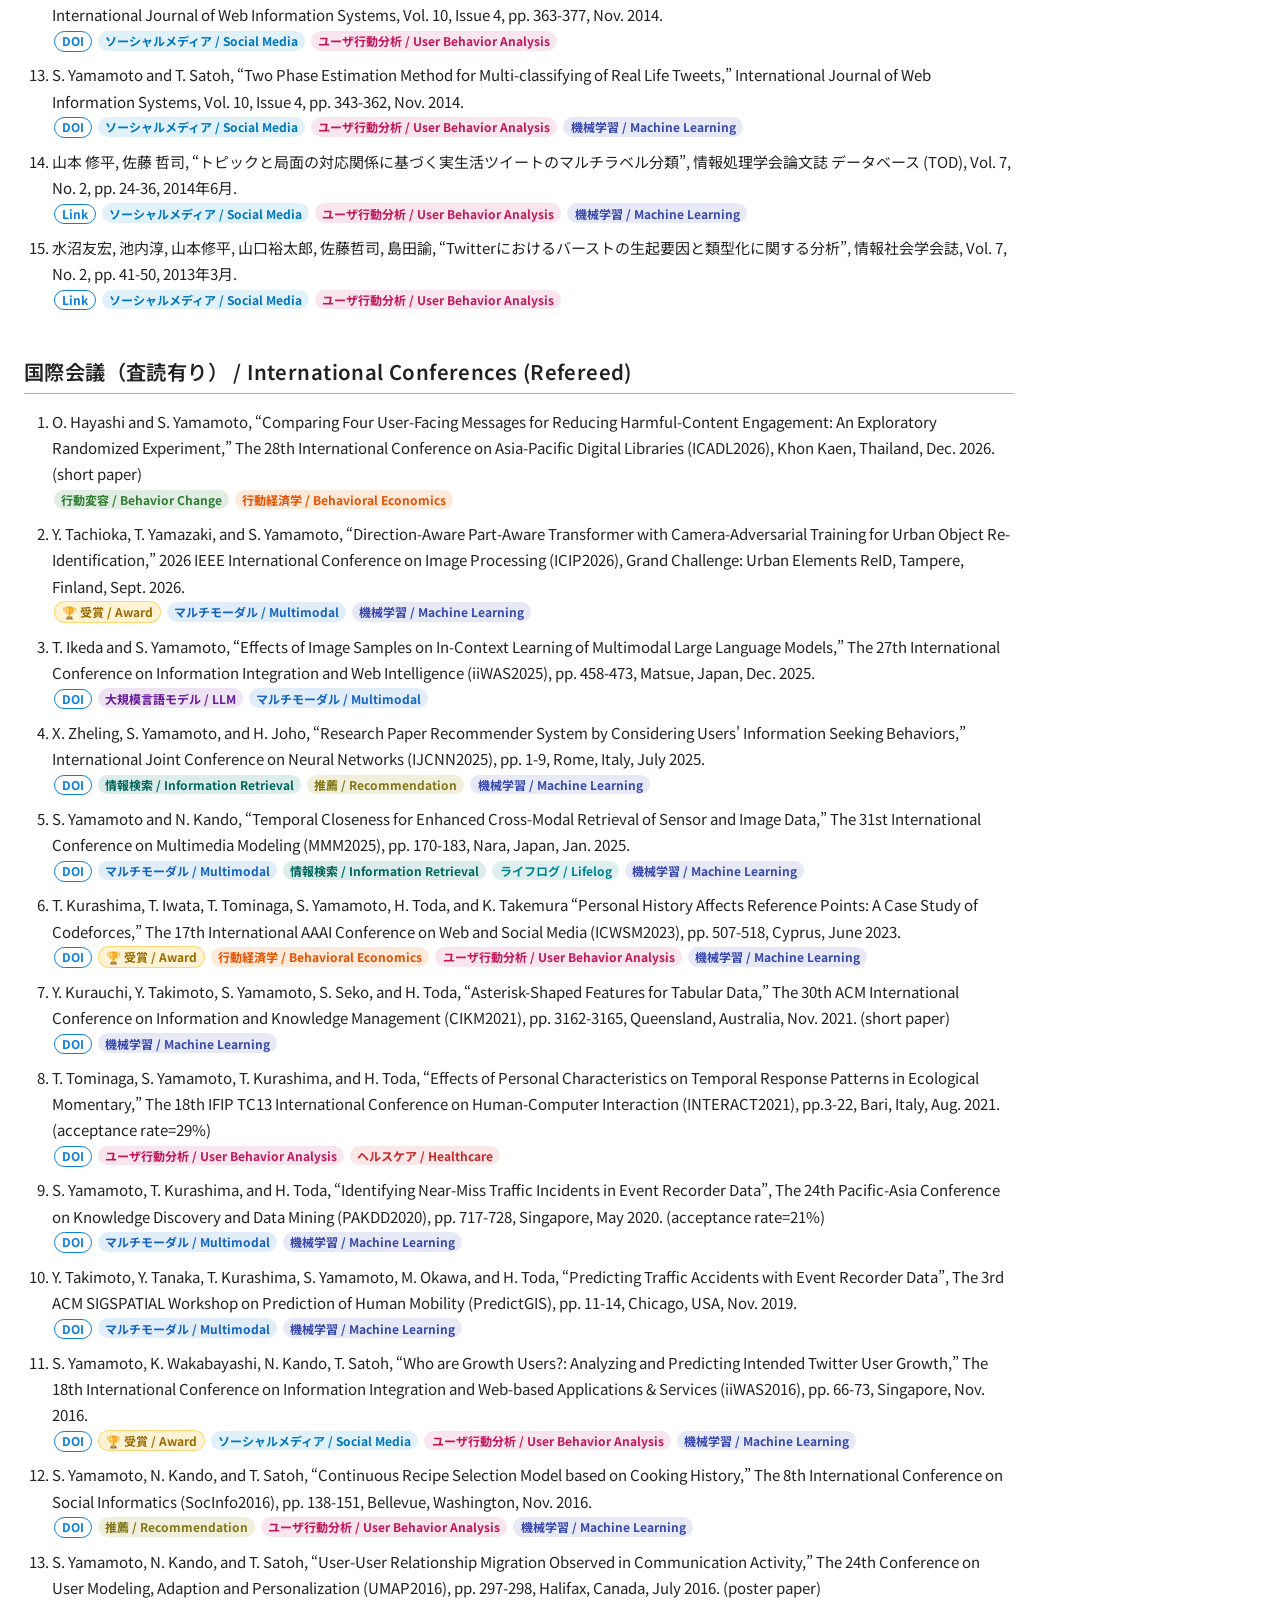
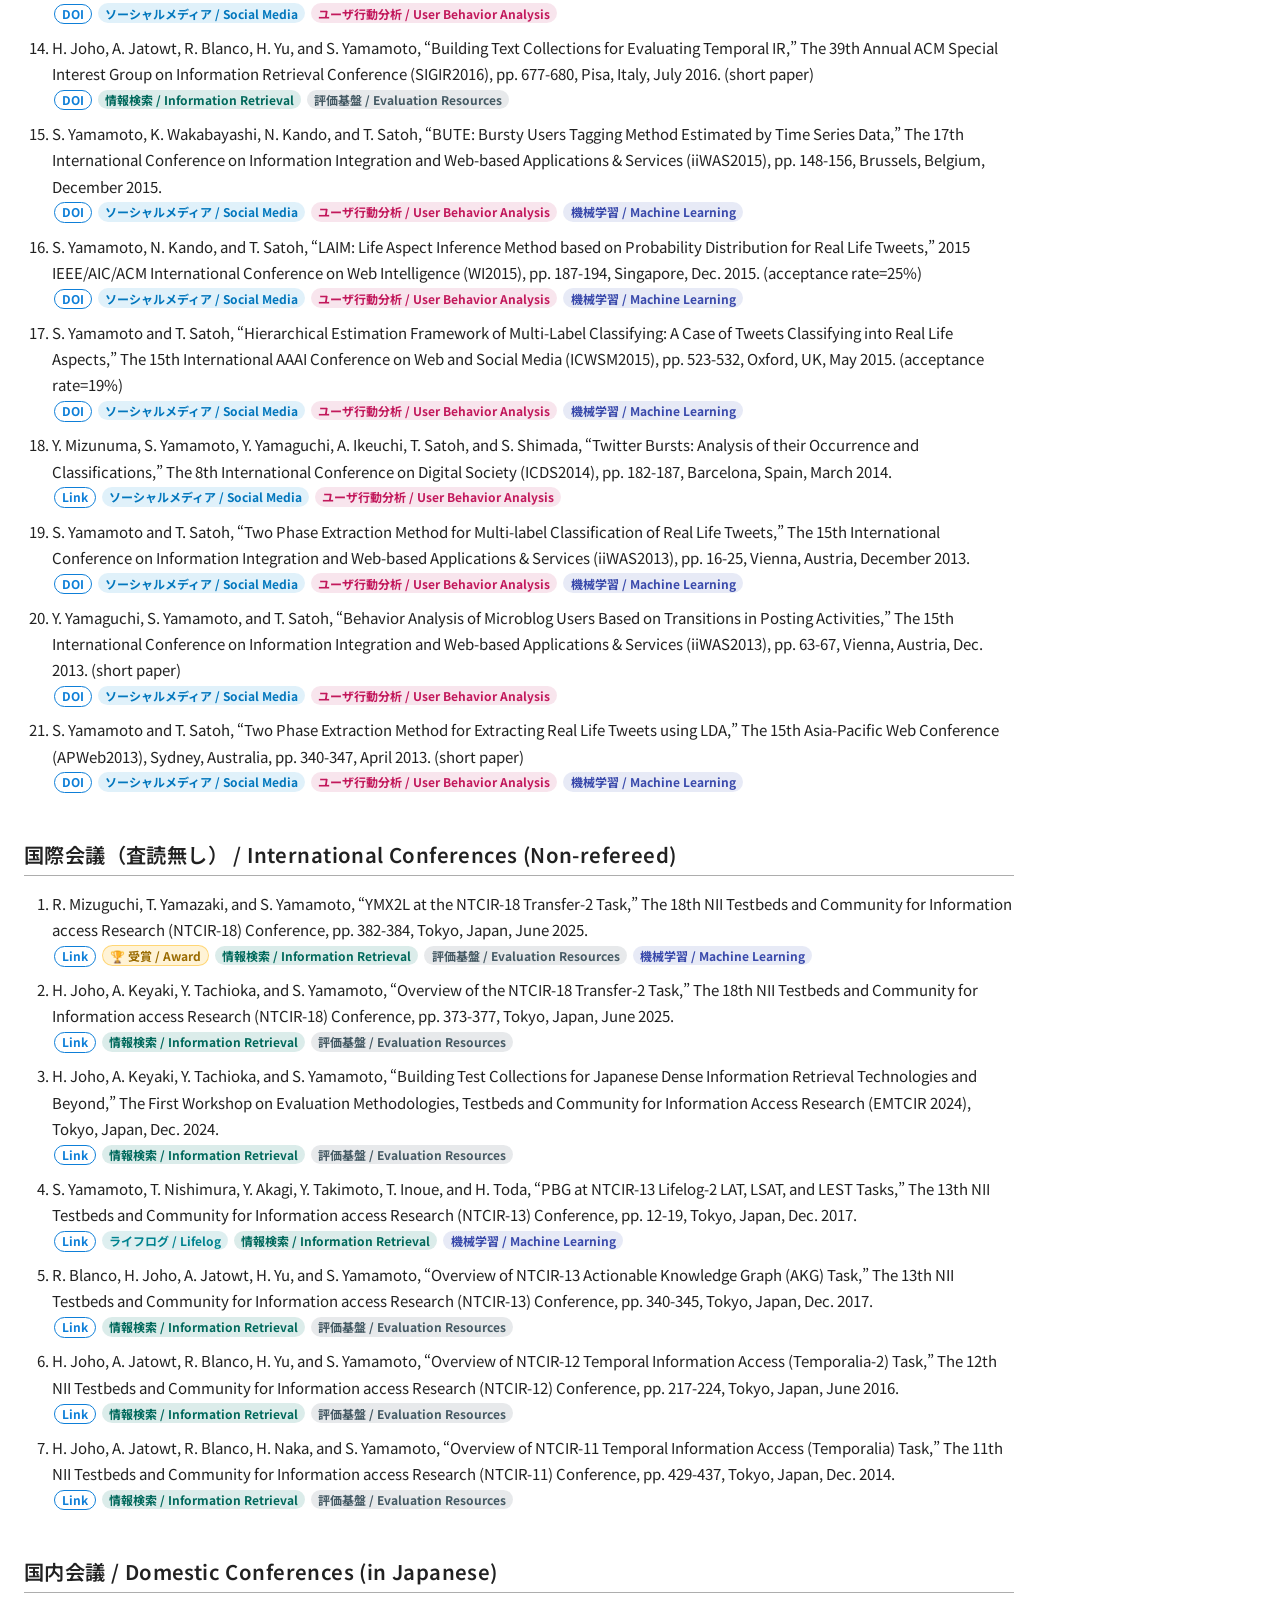
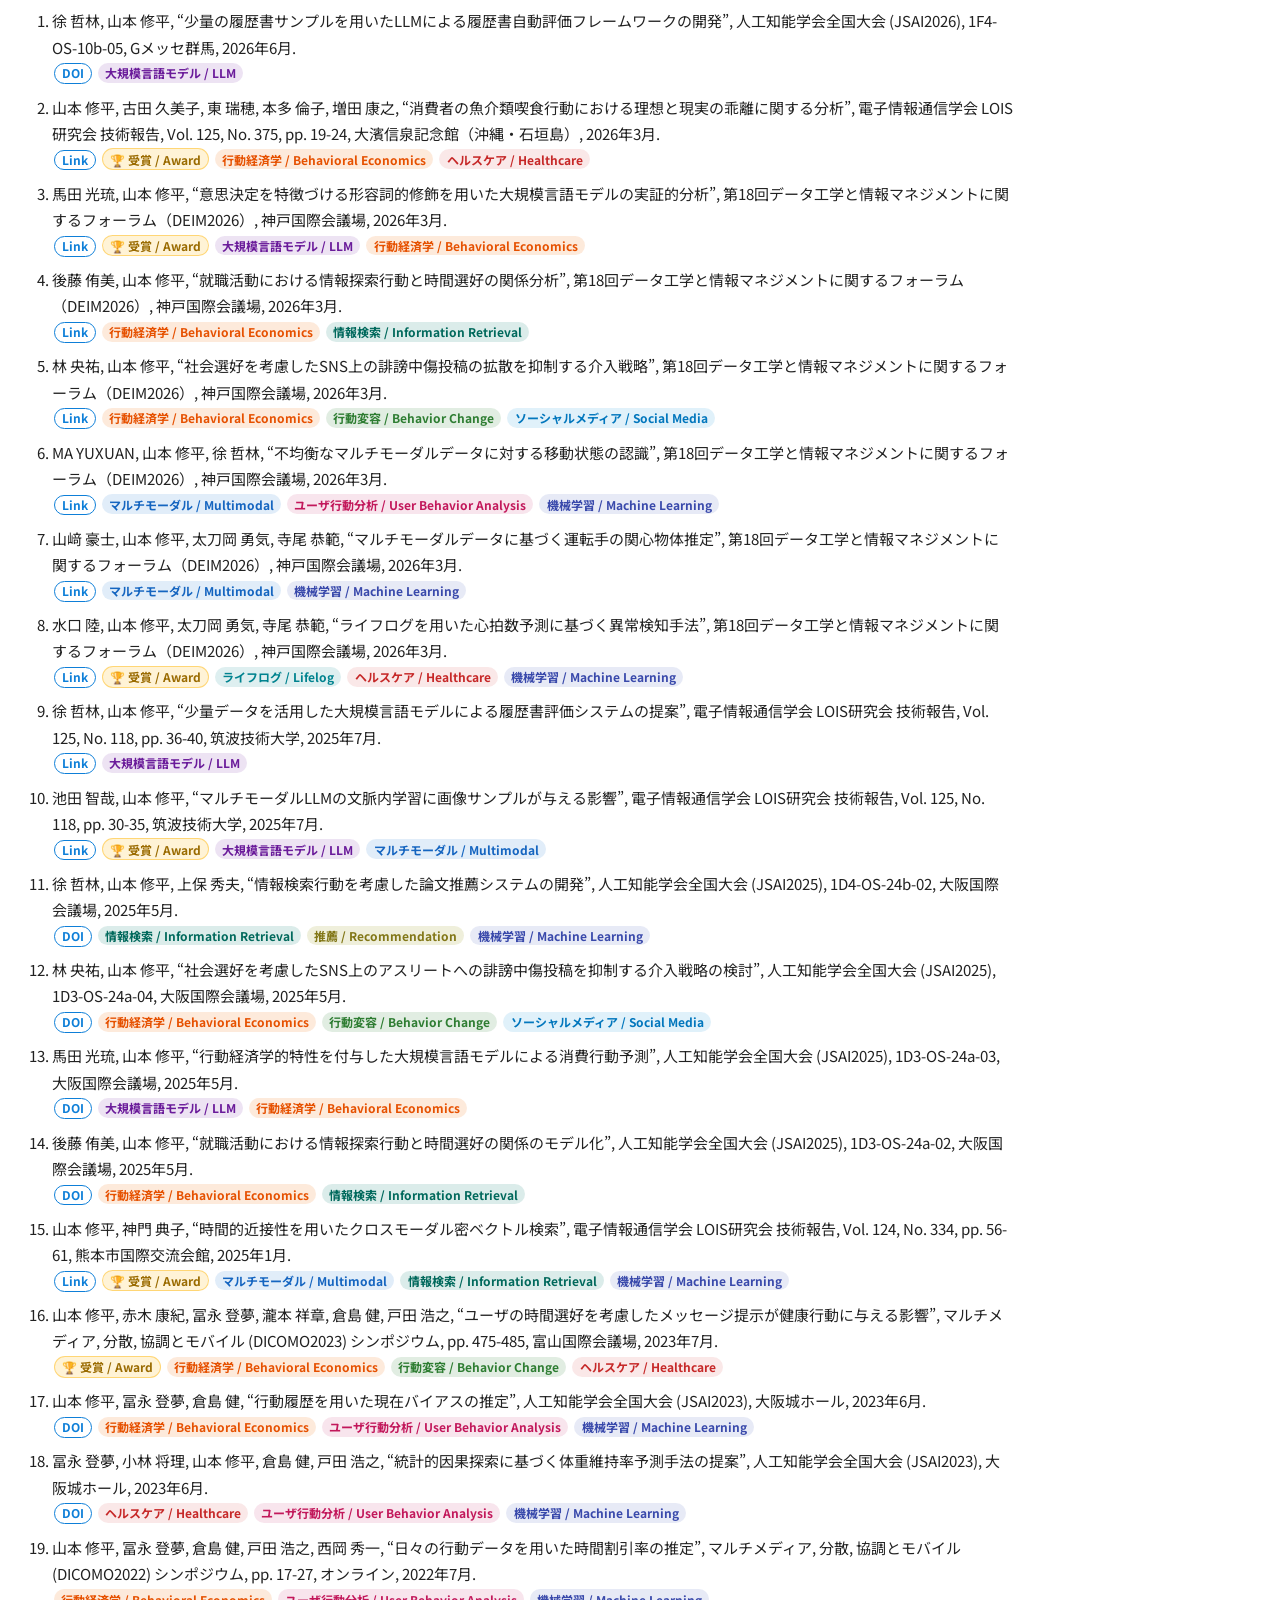
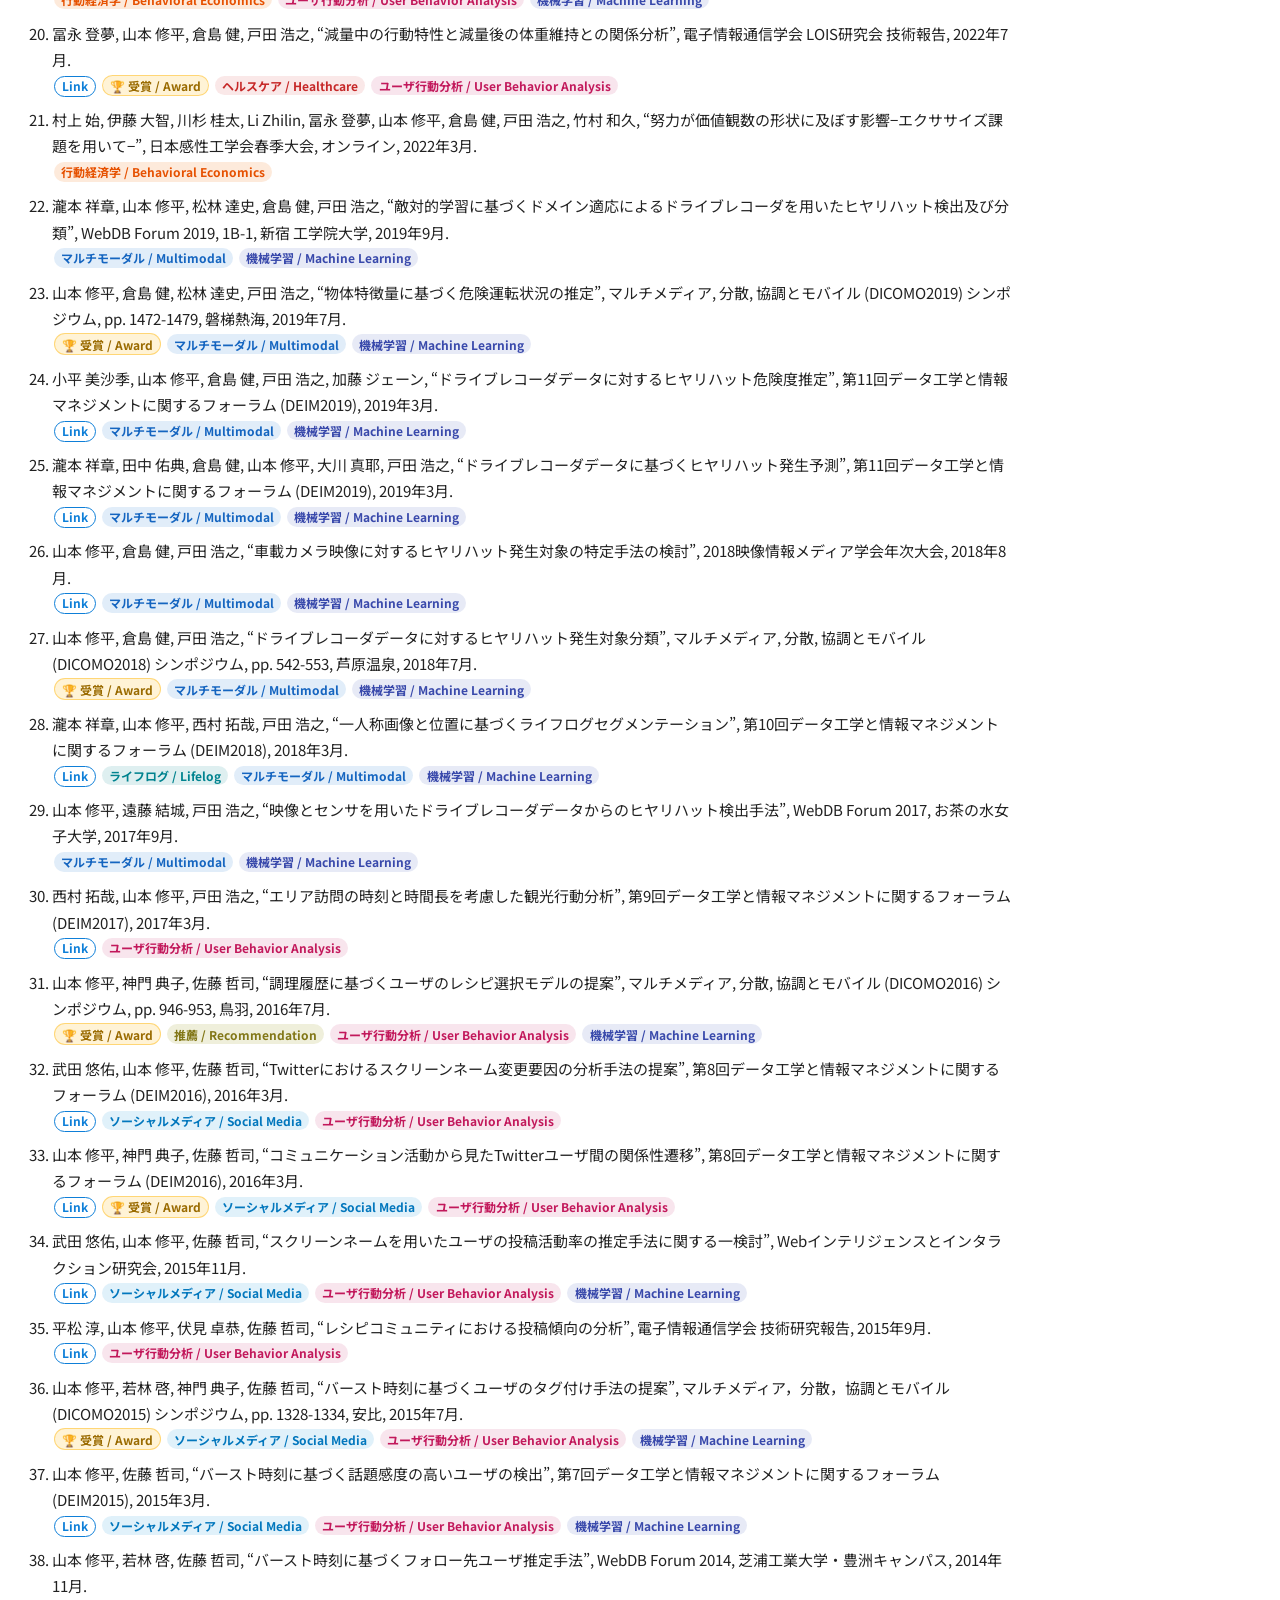
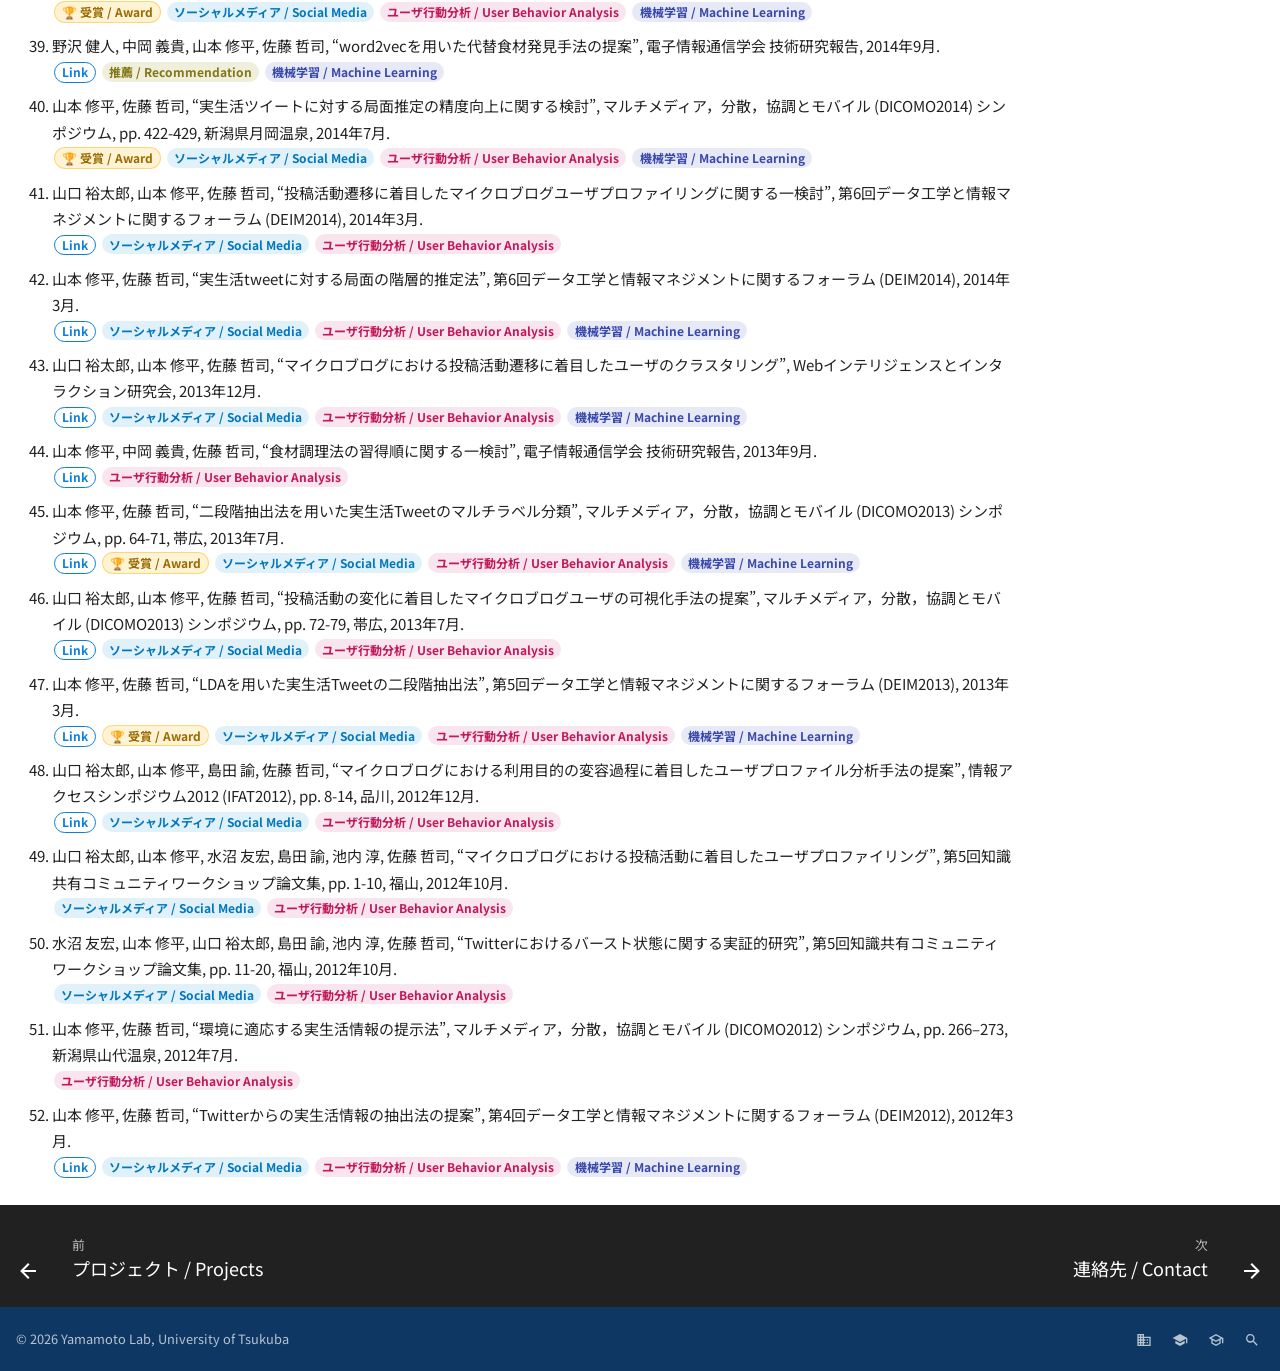
<file: publications/index.html>
<!doctype html>
<html lang="ja" class="no-js">
  <head>
    
      <meta charset="utf-8">
      <meta name="viewport" content="width=device-width,initial-scale=1">
      
        <meta name="description" content="筑波大学 山本研究室（行動データ分析・モデリング研究室）">
      
      
      
        <link rel="canonical" href="https://yamamotolab-tsukuba.github.io/publications/">
      
      
        <link rel="prev" href="../projects/">
      
      
        <link rel="next" href="../contact/">
      
      
        
      
      
      <link rel="icon" href="../assets/favicon.png">
      <meta name="generator" content="mkdocs-1.6.1, mkdocs-material-9.7.7">
    
    
      
        <title>研究業績 / Publications - 山本研究室 - Yamamoto Lab</title>
      
    
    
      <link rel="stylesheet" href="../assets/stylesheets/main.ec1eaa64.min.css">
      
        
        <link rel="stylesheet" href="../assets/stylesheets/palette.ab4e12ef.min.css">
      
      
  
  
    
      
      
    
  
    
      
      
    
  
    
      
      
    
  
    
      
      
    
  
    
      
      
    
  
    
      
      
    
  
    
      
      
    
  
    
      
      
    
  
    
      
      
    
  
    
      
      
    
  
    
      
      
    
  
    
      
      
    
  
  
  <style>:root{--md-admonition-icon--note:url('data:image/svg+xml;charset=utf-8,%3Csvg%20xmlns%3D%22http%3A//www.w3.org/2000/svg%22%20viewBox%3D%220%200%2016%2016%22%3E%3Cpath%20d%3D%22M1%207.775V2.75C1%201.784%201.784%201%202.75%201h5.025c.464%200%20.91.184%201.238.513l6.25%206.25a1.75%201.75%200%200%201%200%202.474l-5.026%205.026a1.75%201.75%200%200%201-2.474%200l-6.25-6.25A1.75%201.75%200%200%201%201%207.775m1.5%200c0%20.066.026.13.073.177l6.25%206.25a.25.25%200%200%200%20.354%200l5.025-5.025a.25.25%200%200%200%200-.354l-6.25-6.25a.25.25%200%200%200-.177-.073H2.75a.25.25%200%200%200-.25.25ZM6%205a1%201%200%201%201%200%202%201%201%200%200%201%200-2%22/%3E%3C/svg%3E');--md-admonition-icon--abstract:url('data:image/svg+xml;charset=utf-8,%3Csvg%20xmlns%3D%22http%3A//www.w3.org/2000/svg%22%20viewBox%3D%220%200%2016%2016%22%3E%3Cpath%20d%3D%22M2.5%201.75v11.5c0%20.138.112.25.25.25h3.17a.75.75%200%200%201%200%201.5H2.75A1.75%201.75%200%200%201%201%2013.25V1.75C1%20.784%201.784%200%202.75%200h8.5C12.216%200%2013%20.784%2013%201.75v7.736a.75.75%200%200%201-1.5%200V1.75a.25.25%200%200%200-.25-.25h-8.5a.25.25%200%200%200-.25.25m13.274%209.537zl-4.557%204.45a.75.75%200%200%201-1.055-.008l-1.943-1.95a.75.75%200%200%201%201.062-1.058l1.419%201.425%204.026-3.932a.75.75%200%201%201%201.048%201.074M4.75%204h4.5a.75.75%200%200%201%200%201.5h-4.5a.75.75%200%200%201%200-1.5M4%207.75A.75.75%200%200%201%204.75%207h2a.75.75%200%200%201%200%201.5h-2A.75.75%200%200%201%204%207.75%22/%3E%3C/svg%3E');--md-admonition-icon--info:url('data:image/svg+xml;charset=utf-8,%3Csvg%20xmlns%3D%22http%3A//www.w3.org/2000/svg%22%20viewBox%3D%220%200%2016%2016%22%3E%3Cpath%20d%3D%22M0%208a8%208%200%201%201%2016%200A8%208%200%200%201%200%208m8-6.5a6.5%206.5%200%201%200%200%2013%206.5%206.5%200%200%200%200-13M6.5%207.75A.75.75%200%200%201%207.25%207h1a.75.75%200%200%201%20.75.75v2.75h.25a.75.75%200%200%201%200%201.5h-2a.75.75%200%200%201%200-1.5h.25v-2h-.25a.75.75%200%200%201-.75-.75M8%206a1%201%200%201%201%200-2%201%201%200%200%201%200%202%22/%3E%3C/svg%3E');--md-admonition-icon--tip:url('data:image/svg+xml;charset=utf-8,%3Csvg%20xmlns%3D%22http%3A//www.w3.org/2000/svg%22%20viewBox%3D%220%200%2016%2016%22%3E%3Cpath%20d%3D%22M3.499.75a.75.75%200%200%201%201.5%200v.996C5.9%202.903%206.793%203.65%207.662%204.376l.24.202c-.036-.694.055-1.422.426-2.163C9.1.873%2010.794-.045%2012.622.26%2014.408.558%2016%201.94%2016%204.25c0%201.278-.954%202.575-2.44%202.734l.146.508.065.22c.203.701.412%201.455.476%202.226.142%201.707-.4%203.03-1.487%203.898C11.714%2014.671%2010.27%2015%208.75%2015h-6a.75.75%200%200%201%200-1.5h1.376a4.5%204.5%200%200%201-.563-1.191%203.84%203.84%200%200%201-.05-2.063%204.65%204.65%200%200%201-2.025-.293.75.75%200%200%201%20.525-1.406c1.357.507%202.376-.006%202.698-.318l.009-.01a.747.747%200%200%201%201.06%200%20.75.75%200%200%201-.012%201.074c-.912.92-.992%201.835-.768%202.586.221.74.745%201.337%201.196%201.621H8.75c1.343%200%202.398-.296%203.074-.836.635-.507%201.036-1.31.928-2.602-.05-.603-.216-1.224-.422-1.93l-.064-.221c-.12-.407-.246-.84-.353-1.29a2.4%202.4%200%200%201-.507-.441%203.1%203.1%200%200%201-.633-1.248.75.75%200%200%201%201.455-.364c.046.185.144.436.31.627.146.168.353.305.712.305.738%200%201.25-.615%201.25-1.25%200-1.47-.95-2.315-2.123-2.51-1.172-.196-2.227.387-2.706%201.345-.46.92-.27%201.774.019%203.062l.042.19.01.05c.348.443.666.949.94%201.553a.75.75%200%201%201-1.365.62c-.553-1.217-1.32-1.94-2.3-2.768L6.7%205.527c-.814-.68-1.75-1.462-2.692-2.619a3.7%203.7%200%200%200-1.023.88c-.406.495-.663%201.036-.722%201.508.116.122.306.21.591.239.388.038.797-.06%201.032-.19a.75.75%200%200%201%20.728%201.31c-.515.287-1.23.439-1.906.373-.682-.067-1.473-.38-1.879-1.193L.75%205.677V5.5c0-.984.48-1.94%201.077-2.664.46-.559%201.05-1.055%201.673-1.353z%22/%3E%3C/svg%3E');--md-admonition-icon--success:url('data:image/svg+xml;charset=utf-8,%3Csvg%20xmlns%3D%22http%3A//www.w3.org/2000/svg%22%20viewBox%3D%220%200%2016%2016%22%3E%3Cpath%20d%3D%22M13.78%204.22a.75.75%200%200%201%200%201.06l-7.25%207.25a.75.75%200%200%201-1.06%200L2.22%209.28a.75.75%200%200%201%20.018-1.042.75.75%200%200%201%201.042-.018L6%2010.94l6.72-6.72a.75.75%200%200%201%201.06%200%22/%3E%3C/svg%3E');--md-admonition-icon--question:url('data:image/svg+xml;charset=utf-8,%3Csvg%20xmlns%3D%22http%3A//www.w3.org/2000/svg%22%20viewBox%3D%220%200%2016%2016%22%3E%3Cpath%20d%3D%22M0%208a8%208%200%201%201%2016%200A8%208%200%200%201%200%208m8-6.5a6.5%206.5%200%201%200%200%2013%206.5%206.5%200%200%200%200-13M6.92%206.085h.001a.749.749%200%201%201-1.342-.67c.169-.339.436-.701.849-.977C6.845%204.16%207.369%204%208%204a2.76%202.76%200%200%201%201.637.525c.503.377.863.965.863%201.725%200%20.448-.115.83-.329%201.15-.205.307-.47.513-.692.662-.109.072-.22.138-.313.195l-.006.004a6%206%200%200%200-.26.16%201%201%200%200%200-.276.245.75.75%200%200%201-1.248-.832c.184-.264.42-.489.692-.661q.154-.1.313-.195l.007-.004c.1-.061.182-.11.258-.161a1%201%200%200%200%20.277-.245C8.96%206.514%209%206.427%209%206.25a.61.61%200%200%200-.262-.525A1.27%201.27%200%200%200%208%205.5c-.369%200-.595.09-.74.187a1%201%200%200%200-.34.398M9%2011a1%201%200%201%201-2%200%201%201%200%200%201%202%200%22/%3E%3C/svg%3E');--md-admonition-icon--warning:url('data:image/svg+xml;charset=utf-8,%3Csvg%20xmlns%3D%22http%3A//www.w3.org/2000/svg%22%20viewBox%3D%220%200%2016%2016%22%3E%3Cpath%20d%3D%22M6.457%201.047c.659-1.234%202.427-1.234%203.086%200l6.082%2011.378A1.75%201.75%200%200%201%2014.082%2015H1.918a1.75%201.75%200%200%201-1.543-2.575Zm1.763.707a.25.25%200%200%200-.44%200L1.698%2013.132a.25.25%200%200%200%20.22.368h12.164a.25.25%200%200%200%20.22-.368Zm.53%203.996v2.5a.75.75%200%200%201-1.5%200v-2.5a.75.75%200%200%201%201.5%200M9%2011a1%201%200%201%201-2%200%201%201%200%200%201%202%200%22/%3E%3C/svg%3E');--md-admonition-icon--failure:url('data:image/svg+xml;charset=utf-8,%3Csvg%20xmlns%3D%22http%3A//www.w3.org/2000/svg%22%20viewBox%3D%220%200%2016%2016%22%3E%3Cpath%20d%3D%22M2.344%202.343za8%208%200%200%201%2011.314%2011.314A8.002%208.002%200%200%201%20.234%2010.089a8%208%200%200%201%202.11-7.746m1.06%2010.253a6.5%206.5%200%201%200%209.108-9.275%206.5%206.5%200%200%200-9.108%209.275M6.03%204.97%208%206.94l1.97-1.97a.749.749%200%200%201%201.275.326.75.75%200%200%201-.215.734L9.06%208l1.97%201.97a.749.749%200%200%201-.326%201.275.75.75%200%200%201-.734-.215L8%209.06l-1.97%201.97a.749.749%200%200%201-1.275-.326.75.75%200%200%201%20.215-.734L6.94%208%204.97%206.03a.75.75%200%200%201%20.018-1.042.75.75%200%200%201%201.042-.018%22/%3E%3C/svg%3E');--md-admonition-icon--danger:url('data:image/svg+xml;charset=utf-8,%3Csvg%20xmlns%3D%22http%3A//www.w3.org/2000/svg%22%20viewBox%3D%220%200%2016%2016%22%3E%3Cpath%20d%3D%22M9.504.43a1.516%201.516%200%200%201%202.437%201.713L10.415%205.5h2.123c1.57%200%202.346%201.909%201.22%203.004l-7.34%207.142a1.25%201.25%200%200%201-.871.354h-.302a1.25%201.25%200%200%201-1.157-1.723L5.633%2010.5H3.462c-1.57%200-2.346-1.909-1.22-3.004zm1.047%201.074L3.286%208.571A.25.25%200%200%200%203.462%209H6.75a.75.75%200%200%201%20.694%201.034l-1.713%204.188%206.982-6.793A.25.25%200%200%200%2012.538%207H9.25a.75.75%200%200%201-.683-1.06l2.008-4.418.003-.006-.004-.009-.006-.006-.008-.001q-.005%200-.009.004%22/%3E%3C/svg%3E');--md-admonition-icon--bug:url('data:image/svg+xml;charset=utf-8,%3Csvg%20xmlns%3D%22http%3A//www.w3.org/2000/svg%22%20viewBox%3D%220%200%2016%2016%22%3E%3Cpath%20d%3D%22M4.72.22a.75.75%200%200%201%201.06%200l1%20.999a3.5%203.5%200%200%201%202.441%200l.999-1a.748.748%200%200%201%201.265.332.75.75%200%200%201-.205.729l-.775.776c.616.63.995%201.493.995%202.444v.327q0%20.15-.025.292c.408.14.764.392%201.029.722l1.968-.787a.75.75%200%200%201%20.556%201.392L13%207.258V9h2.25a.75.75%200%200%201%200%201.5H13v.5q-.002.615-.141%201.186l2.17.868a.75.75%200%200%201-.557%201.392l-2.184-.873A5%205%200%200%201%208%2016a5%205%200%200%201-4.288-2.427l-2.183.873a.75.75%200%200%201-.558-1.392l2.17-.868A5%205%200%200%201%203%2011v-.5H.75a.75.75%200%200%201%200-1.5H3V7.258L.971%206.446a.75.75%200%200%201%20.558-1.392l1.967.787c.265-.33.62-.583%201.03-.722a1.7%201.7%200%200%201-.026-.292V4.5c0-.951.38-1.814.995-2.444L4.72%201.28a.75.75%200%200%201%200-1.06m.53%206.28a.75.75%200%200%200-.75.75V11a3.5%203.5%200%201%200%207%200V7.25a.75.75%200%200%200-.75-.75ZM6.173%205h3.654A.17.17%200%200%200%2010%204.827V4.5a2%202%200%201%200-4%200v.327c0%20.096.077.173.173.173%22/%3E%3C/svg%3E');--md-admonition-icon--example:url('data:image/svg+xml;charset=utf-8,%3Csvg%20xmlns%3D%22http%3A//www.w3.org/2000/svg%22%20viewBox%3D%220%200%2016%2016%22%3E%3Cpath%20d%3D%22M5%205.782V2.5h-.25a.75.75%200%200%201%200-1.5h6.5a.75.75%200%200%201%200%201.5H11v3.282l3.666%205.76C15.619%2013.04%2014.543%2015%2012.767%2015H3.233c-1.776%200-2.852-1.96-1.899-3.458Zm-2.4%206.565a.75.75%200%200%200%20.633%201.153h9.534a.75.75%200%200%200%20.633-1.153L12.225%2010.5h-8.45ZM9.5%202.5h-3V6c0%20.143-.04.283-.117.403L4.73%209h6.54L9.617%206.403A.75.75%200%200%201%209.5%206Z%22/%3E%3C/svg%3E');--md-admonition-icon--quote:url('data:image/svg+xml;charset=utf-8,%3Csvg%20xmlns%3D%22http%3A//www.w3.org/2000/svg%22%20viewBox%3D%220%200%2016%2016%22%3E%3Cpath%20d%3D%22M1.75%202.5h10.5a.75.75%200%200%201%200%201.5H1.75a.75.75%200%200%201%200-1.5m4%205h8.5a.75.75%200%200%201%200%201.5h-8.5a.75.75%200%200%201%200-1.5m0%205h8.5a.75.75%200%200%201%200%201.5h-8.5a.75.75%200%200%201%200-1.5M2.5%207.75v6a.75.75%200%200%201-1.5%200v-6a.75.75%200%200%201%201.5%200%22/%3E%3C/svg%3E');}</style>



    
    
      
    
    
      
        
        
        <link rel="preconnect" href="https://fonts.gstatic.com" crossorigin>
        <link rel="stylesheet" href="https://fonts.googleapis.com/css?family=Noto+Sans+JP:300,300i,400,400i,700,700i%7CRoboto+Mono:400,400i,700,700i&display=fallback">
        <style>:root{--md-text-font:"Noto Sans JP";--md-code-font:"Roboto Mono"}</style>
      
    
    
      <link rel="stylesheet" href="../stylesheets/extra.css?v=4">
    
    <script>__md_scope=new URL("..",location),__md_hash=e=>[...e].reduce(((e,_)=>(e<<5)-e+_.charCodeAt(0)),0),__md_get=(e,_=localStorage,t=__md_scope)=>JSON.parse(_.getItem(t.pathname+"."+e)),__md_set=(e,_,t=localStorage,a=__md_scope)=>{try{t.setItem(a.pathname+"."+e,JSON.stringify(_))}catch(e){}}</script>
    
      

    
    
  <meta property="og:site_name" content="山本研究室 - Yamamoto Lab" />
  <meta property="og:type" content="website" />
  <meta property="og:title" content="研究業績 / Publications" />
  <meta property="og:url" content="https://yamamotolab-tsukuba.github.io/publications/" />
  

  </head>
  
  
    
    
      
    
    
    
    
    <body dir="ltr" data-md-color-scheme="default" data-md-color-primary="custom" data-md-color-accent="custom">
  
    
    <input class="md-toggle" data-md-toggle="drawer" type="checkbox" id="__drawer" autocomplete="off">
    <input class="md-toggle" data-md-toggle="search" type="checkbox" id="__search" autocomplete="off">
    <label class="md-overlay" for="__drawer"></label>
    <div data-md-component="skip">
      
        
        <a href="#publications" class="md-skip">
          コンテンツにスキップ
        </a>
      
    </div>
    <div data-md-component="announce">
      
    </div>
    
    
      

  

<header class="md-header md-header--shadow md-header--lifted" data-md-component="header">
  <nav class="md-header__inner md-grid" aria-label="ヘッダー">
    <a href=".." title="山本研究室 - Yamamoto Lab" class="md-header__button md-logo" aria-label="山本研究室 - Yamamoto Lab" data-md-component="logo">
      
  
  <svg xmlns="http://www.w3.org/2000/svg" viewBox="0 0 24 24"><path d="M2 2h2v18h18v2H2zm7 8a3 3 0 0 1 3 3 3 3 0 0 1-3 3 3 3 0 0 1-3-3 3 3 0 0 1 3-3m4-8a3 3 0 0 1 3 3 3 3 0 0 1-3 3 3 3 0 0 1-3-3 3 3 0 0 1 3-3m5 10a3 3 0 0 1 3 3 3 3 0 0 1-3 3 3 3 0 0 1-3-3 3 3 0 0 1 3-3"/></svg>

    </a>
    <label class="md-header__button md-icon" for="__drawer">
      
      <svg xmlns="http://www.w3.org/2000/svg" viewBox="0 0 24 24"><path d="M3 6h18v2H3zm0 5h18v2H3zm0 5h18v2H3z"/></svg>
    </label>
    <div class="md-header__title" data-md-component="header-title">
      <div class="md-header__ellipsis">
        <div class="md-header__topic">
          <span class="md-ellipsis">
            山本研究室 - Yamamoto Lab
          </span>
        </div>
        <div class="md-header__topic" data-md-component="header-topic">
          <span class="md-ellipsis">
            
              研究業績 / Publications
            
          </span>
        </div>
      </div>
    </div>
    
      
        <form class="md-header__option" data-md-component="palette">
  
    
    
    
    <input class="md-option" data-md-color-media="(prefers-color-scheme: light)" data-md-color-scheme="default" data-md-color-primary="custom" data-md-color-accent="custom"  aria-label="ダークモードに切替"  type="radio" name="__palette" id="__palette_0">
    
      <label class="md-header__button md-icon" title="ダークモードに切替" for="__palette_1" hidden>
        <svg xmlns="http://www.w3.org/2000/svg" viewBox="0 0 24 24"><path d="m17.75 4.09-2.53 1.94.91 3.06-2.63-1.81-2.63 1.81.91-3.06-2.53-1.94L12.44 4l1.06-3 1.06 3zm3.5 6.91-1.64 1.25.59 1.98-1.7-1.17-1.7 1.17.59-1.98L15.75 11l2.06-.05L18.5 9l.69 1.95zm-2.28 4.95c.83-.08 1.72 1.1 1.19 1.85-.32.45-.66.87-1.08 1.27C15.17 23 8.84 23 4.94 19.07c-3.91-3.9-3.91-10.24 0-14.14.4-.4.82-.76 1.27-1.08.75-.53 1.93.36 1.85 1.19-.27 2.86.69 5.83 2.89 8.02a9.96 9.96 0 0 0 8.02 2.89m-1.64 2.02a12.08 12.08 0 0 1-7.8-3.47c-2.17-2.19-3.33-5-3.49-7.82-2.81 3.14-2.7 7.96.31 10.98 3.02 3.01 7.84 3.12 10.98.31"/></svg>
      </label>
    
  
    
    
    
    <input class="md-option" data-md-color-media="(prefers-color-scheme: dark)" data-md-color-scheme="slate" data-md-color-primary="custom" data-md-color-accent="custom"  aria-label="ライトモードに切替"  type="radio" name="__palette" id="__palette_1">
    
      <label class="md-header__button md-icon" title="ライトモードに切替" for="__palette_0" hidden>
        <svg xmlns="http://www.w3.org/2000/svg" viewBox="0 0 24 24"><path d="M12 7a5 5 0 0 1 5 5 5 5 0 0 1-5 5 5 5 0 0 1-5-5 5 5 0 0 1 5-5m0 2a3 3 0 0 0-3 3 3 3 0 0 0 3 3 3 3 0 0 0 3-3 3 3 0 0 0-3-3m0-7 2.39 3.42C13.65 5.15 12.84 5 12 5s-1.65.15-2.39.42zM3.34 7l4.16-.35A7.2 7.2 0 0 0 5.94 8.5c-.44.74-.69 1.5-.83 2.29zm.02 10 1.76-3.77a7.131 7.131 0 0 0 2.38 4.14zM20.65 7l-1.77 3.79a7.02 7.02 0 0 0-2.38-4.15zm-.01 10-4.14.36c.59-.51 1.12-1.14 1.54-1.86.42-.73.69-1.5.83-2.29zM12 22l-2.41-3.44c.74.27 1.55.44 2.41.44.82 0 1.63-.17 2.37-.44z"/></svg>
      </label>
    
  
</form>
      
    
    
      <script>var palette=__md_get("__palette");if(palette&&palette.color){if("(prefers-color-scheme)"===palette.color.media){var media=matchMedia("(prefers-color-scheme: light)"),input=document.querySelector(media.matches?"[data-md-color-media='(prefers-color-scheme: light)']":"[data-md-color-media='(prefers-color-scheme: dark)']");palette.color.media=input.getAttribute("data-md-color-media"),palette.color.scheme=input.getAttribute("data-md-color-scheme"),palette.color.primary=input.getAttribute("data-md-color-primary"),palette.color.accent=input.getAttribute("data-md-color-accent")}for(var[key,value]of Object.entries(palette.color))document.body.setAttribute("data-md-color-"+key,value)}</script>
    
    
    
      
      
        <label class="md-header__button md-icon" for="__search">
          
          <svg xmlns="http://www.w3.org/2000/svg" viewBox="0 0 24 24"><path d="M9.5 3A6.5 6.5 0 0 1 16 9.5c0 1.61-.59 3.09-1.56 4.23l.27.27h.79l5 5-1.5 1.5-5-5v-.79l-.27-.27A6.52 6.52 0 0 1 9.5 16 6.5 6.5 0 0 1 3 9.5 6.5 6.5 0 0 1 9.5 3m0 2C7 5 5 7 5 9.5S7 14 9.5 14 14 12 14 9.5 12 5 9.5 5"/></svg>
        </label>
        <div class="md-search" data-md-component="search" role="dialog">
  <label class="md-search__overlay" for="__search"></label>
  <div class="md-search__inner" role="search">
    <form class="md-search__form" name="search">
      <input type="text" class="md-search__input" name="query" aria-label="検索" placeholder="検索" autocapitalize="off" autocorrect="off" autocomplete="off" spellcheck="false" data-md-component="search-query" required>
      <label class="md-search__icon md-icon" for="__search">
        
        <svg xmlns="http://www.w3.org/2000/svg" viewBox="0 0 24 24"><path d="M9.5 3A6.5 6.5 0 0 1 16 9.5c0 1.61-.59 3.09-1.56 4.23l.27.27h.79l5 5-1.5 1.5-5-5v-.79l-.27-.27A6.52 6.52 0 0 1 9.5 16 6.5 6.5 0 0 1 3 9.5 6.5 6.5 0 0 1 9.5 3m0 2C7 5 5 7 5 9.5S7 14 9.5 14 14 12 14 9.5 12 5 9.5 5"/></svg>
        
        <svg xmlns="http://www.w3.org/2000/svg" viewBox="0 0 24 24"><path d="M20 11v2H8l5.5 5.5-1.42 1.42L4.16 12l7.92-7.92L13.5 5.5 8 11z"/></svg>
      </label>
      <nav class="md-search__options" aria-label="検索">
        
        <button type="reset" class="md-search__icon md-icon" title="クリア" aria-label="クリア" tabindex="-1">
          
          <svg xmlns="http://www.w3.org/2000/svg" viewBox="0 0 24 24"><path d="M19 6.41 17.59 5 12 10.59 6.41 5 5 6.41 10.59 12 5 17.59 6.41 19 12 13.41 17.59 19 19 17.59 13.41 12z"/></svg>
        </button>
      </nav>
      
        <div class="md-search__suggest" data-md-component="search-suggest"></div>
      
    </form>
    <div class="md-search__output">
      <div class="md-search__scrollwrap" tabindex="0" data-md-scrollfix>
        <div class="md-search-result" data-md-component="search-result">
          <div class="md-search-result__meta">
            検索を初期化
          </div>
          <ol class="md-search-result__list" role="presentation"></ol>
        </div>
      </div>
    </div>
  </div>
</div>
      
    
    
  </nav>
  
    
      
<nav class="md-tabs" aria-label="タブ" data-md-component="tabs">
  <div class="md-grid">
    <ul class="md-tabs__list">
      
        
  
  
  
  
    <li class="md-tabs__item">
      <a href=".." class="md-tabs__link">
        
  
  
    
  
  ホーム / Home

      </a>
    </li>
  

      
        
  
  
  
  
    
    
      <li class="md-tabs__item">
        <a href="../members/" class="md-tabs__link">
          
  
  
  メンバー / Members

        </a>
      </li>
    
  

      
        
  
  
  
  
    <li class="md-tabs__item">
      <a href="../research/" class="md-tabs__link">
        
  
  
    
  
  研究内容 / Research

      </a>
    </li>
  

      
        
  
  
  
  
    <li class="md-tabs__item">
      <a href="../projects/" class="md-tabs__link">
        
  
  
    
  
  プロジェクト / Projects

      </a>
    </li>
  

      
        
  
  
  
    
  
  
    <li class="md-tabs__item md-tabs__item--active">
      <a href="./" class="md-tabs__link">
        
  
  
    
  
  研究業績 / Publications

      </a>
    </li>
  

      
        
  
  
  
  
    <li class="md-tabs__item">
      <a href="../contact/" class="md-tabs__link">
        
  
  
    
  
  連絡先 / Contact

      </a>
    </li>
  

      
    </ul>
  </div>
</nav>
    
  
</header>
    
    <div class="md-container" data-md-component="container">
      
      
        
      
      <main class="md-main" data-md-component="main">
        <div class="md-main__inner md-grid">
          
            
              
              <div class="md-sidebar md-sidebar--primary" data-md-component="sidebar" data-md-type="navigation" >
                <div class="md-sidebar__scrollwrap">
                  <div class="md-sidebar__inner">
                    


  


<nav class="md-nav md-nav--primary md-nav--lifted" aria-label="ナビゲーション" data-md-level="0">
  <label class="md-nav__title" for="__drawer">
    <a href=".." title="山本研究室 - Yamamoto Lab" class="md-nav__button md-logo" aria-label="山本研究室 - Yamamoto Lab" data-md-component="logo">
      
  
  <svg xmlns="http://www.w3.org/2000/svg" viewBox="0 0 24 24"><path d="M2 2h2v18h18v2H2zm7 8a3 3 0 0 1 3 3 3 3 0 0 1-3 3 3 3 0 0 1-3-3 3 3 0 0 1 3-3m4-8a3 3 0 0 1 3 3 3 3 0 0 1-3 3 3 3 0 0 1-3-3 3 3 0 0 1 3-3m5 10a3 3 0 0 1 3 3 3 3 0 0 1-3 3 3 3 0 0 1-3-3 3 3 0 0 1 3-3"/></svg>

    </a>
    山本研究室 - Yamamoto Lab
  </label>
  
  <ul class="md-nav__list" data-md-scrollfix>
    
      
      
  
  
  
  
    <li class="md-nav__item">
      <a href=".." class="md-nav__link">
        
  
  
  <span class="md-ellipsis">
    
  
    ホーム / Home
  

    
  </span>
  
  

      </a>
    </li>
  

    
      
      
  
  
  
  
    
    
    
    
      
      
    
    
    <li class="md-nav__item md-nav__item--nested">
      
        
        
        <input class="md-nav__toggle md-toggle " type="checkbox" id="__nav_2" >
        
          
          <label class="md-nav__link" for="__nav_2" id="__nav_2_label" tabindex="0">
            
  
  
  <span class="md-ellipsis">
    
  
    メンバー / Members
  

    
  </span>
  
  

            <span class="md-nav__icon md-icon"></span>
          </label>
        
        <nav class="md-nav" data-md-level="1" aria-labelledby="__nav_2_label" aria-expanded="false">
          <label class="md-nav__title" for="__nav_2">
            <span class="md-nav__icon md-icon"></span>
            
  
    メンバー / Members
  

          </label>
          <ul class="md-nav__list" data-md-scrollfix>
            
              
                
  
  
  
  
    <li class="md-nav__item">
      <a href="../members/" class="md-nav__link">
        
  
  
  <span class="md-ellipsis">
    
  
    メンバー一覧 / Member List
  

    
  </span>
  
  

      </a>
    </li>
  

              
            
              
                
  
  
  
  
    <li class="md-nav__item">
      <a href="../faculty/" class="md-nav__link">
        
  
  
  <span class="md-ellipsis">
    
  
    教員紹介 / Faculty
  

    
  </span>
  
  

      </a>
    </li>
  

              
            
          </ul>
        </nav>
      
    </li>
  

    
      
      
  
  
  
  
    <li class="md-nav__item">
      <a href="../research/" class="md-nav__link">
        
  
  
  <span class="md-ellipsis">
    
  
    研究内容 / Research
  

    
  </span>
  
  

      </a>
    </li>
  

    
      
      
  
  
  
  
    <li class="md-nav__item">
      <a href="../projects/" class="md-nav__link">
        
  
  
  <span class="md-ellipsis">
    
  
    プロジェクト / Projects
  

    
  </span>
  
  

      </a>
    </li>
  

    
      
      
  
  
    
  
  
  
    <li class="md-nav__item md-nav__item--active">
      
      <input class="md-nav__toggle md-toggle" type="checkbox" id="__toc">
      
      
        
      
      
        <label class="md-nav__link md-nav__link--active" for="__toc">
          
  
  
  <span class="md-ellipsis">
    
  
    研究業績 / Publications
  

    
  </span>
  
  

          <span class="md-nav__icon md-icon"></span>
        </label>
      
      <a href="./" class="md-nav__link md-nav__link--active">
        
  
  
  <span class="md-ellipsis">
    
  
    研究業績 / Publications
  

    
  </span>
  
  

      </a>
      
        

<nav class="md-nav md-nav--secondary" aria-label="目次">
  
  
  
    
  
  
    <label class="md-nav__title" for="__toc">
      <span class="md-nav__icon md-icon"></span>
      目次
    </label>
    <ul class="md-nav__list" data-md-component="toc" data-md-scrollfix>
      
        <li class="md-nav__item">
  <a href="#journal-papers" class="md-nav__link">
    <span class="md-ellipsis">
      
        論文誌 / Journal Papers
      
    </span>
  </a>
  
</li>
      
        <li class="md-nav__item">
  <a href="#international-conferences-refereed" class="md-nav__link">
    <span class="md-ellipsis">
      
        国際会議（査読有り） / International Conferences (Refereed)
      
    </span>
  </a>
  
</li>
      
        <li class="md-nav__item">
  <a href="#international-conferences-non-refereed" class="md-nav__link">
    <span class="md-ellipsis">
      
        国際会議（査読無し） / International Conferences (Non-refereed)
      
    </span>
  </a>
  
</li>
      
        <li class="md-nav__item">
  <a href="#domestic-conferences-in-japanese" class="md-nav__link">
    <span class="md-ellipsis">
      
        国内会議 / Domestic Conferences (in Japanese)
      
    </span>
  </a>
  
</li>
      
    </ul>
  
</nav>
      
    </li>
  

    
      
      
  
  
  
  
    <li class="md-nav__item">
      <a href="../contact/" class="md-nav__link">
        
  
  
  <span class="md-ellipsis">
    
  
    連絡先 / Contact
  

    
  </span>
  
  

      </a>
    </li>
  

    
  </ul>
</nav>
                  </div>
                </div>
              </div>
            
            
              
              <div class="md-sidebar md-sidebar--secondary" data-md-component="sidebar" data-md-type="toc" >
                <div class="md-sidebar__scrollwrap">
                  <div class="md-sidebar__inner">
                    

<nav class="md-nav md-nav--secondary" aria-label="目次">
  
  
  
    
  
  
    <label class="md-nav__title" for="__toc">
      <span class="md-nav__icon md-icon"></span>
      目次
    </label>
    <ul class="md-nav__list" data-md-component="toc" data-md-scrollfix>
      
        <li class="md-nav__item">
  <a href="#journal-papers" class="md-nav__link">
    <span class="md-ellipsis">
      
        論文誌 / Journal Papers
      
    </span>
  </a>
  
</li>
      
        <li class="md-nav__item">
  <a href="#international-conferences-refereed" class="md-nav__link">
    <span class="md-ellipsis">
      
        国際会議（査読有り） / International Conferences (Refereed)
      
    </span>
  </a>
  
</li>
      
        <li class="md-nav__item">
  <a href="#international-conferences-non-refereed" class="md-nav__link">
    <span class="md-ellipsis">
      
        国際会議（査読無し） / International Conferences (Non-refereed)
      
    </span>
  </a>
  
</li>
      
        <li class="md-nav__item">
  <a href="#domestic-conferences-in-japanese" class="md-nav__link">
    <span class="md-ellipsis">
      
        国内会議 / Domestic Conferences (in Japanese)
      
    </span>
  </a>
  
</li>
      
    </ul>
  
</nav>
                  </div>
                </div>
              </div>
            
          
          
            <div class="md-content" data-md-component="content">
              
              <article class="md-content__inner md-typeset">
                
                  



<h1 id="publications">研究業績 / Publications<a class="headerlink" href="#publications" title="Permanent link">&para;</a></h1>
<div class="admonition info">
<p class="admonition-title">このページの見方 / How to Read This Page</p>
<p>各業績には，研究内容の特徴を表すトピックラベルを付与しています．<strong>バッジをクリックすると，そのトピックの業績のみを表示できます</strong>．受賞歴のある業績には <span class="award-badge" title="バッジにカーソルを合わせると賞名が表示されます">🏆 受賞 / Award</span> バッジが付いています（カーソルを合わせると賞名が表示されます）．DOI・Linkバッジからは出版元の論文ページ・予稿にアクセスできます．</p>
<p>Each publication is labeled with topics that characterize the research. <strong>Click a badge to show only the publications with that topic.</strong> Award-winning publications are marked with an award badge — hover over it to see the award name. The DOI / Link badges lead to the publisher's page or proceedings for each publication.</p>
<p><span class="ptag ptag-mm">マルチモーダル / Multimodal</span>
<span class="ptag ptag-be">行動経済学 / Behavioral Economics</span>
<span class="ptag ptag-bc">行動変容 / Behavior Change</span>
<span class="ptag ptag-ir">情報検索 / Information Retrieval</span>
<span class="ptag ptag-llm">大規模言語モデル / LLM</span>
<span class="ptag ptag-uba">ユーザ行動分析 / User Behavior Analysis</span>
<span class="ptag ptag-sm">ソーシャルメディア / Social Media</span>
<span class="ptag ptag-ll">ライフログ / Lifelog</span>
<span class="ptag ptag-hc">ヘルスケア / Healthcare</span>
<span class="ptag ptag-rec">推薦 / Recommendation</span>
<span class="ptag ptag-eval">評価基盤 / Evaluation Resources</span>
<span class="ptag ptag-ml">機械学習 / Machine Learning</span></p>
</div>
<h2 id="journal-papers">論文誌 / Journal Papers<a class="headerlink" href="#journal-papers" title="Permanent link">&para;</a></h2>
<ol>
<li>S. Yamamoto, Y. Akagi, T. Tominaga, and T. Kurashima, “Estimating Present Bias using Behavior History,” IEICE Transactions, Vol. E108-D, No. 11, pp. 1315-1324, 2025年11月.<br><a class="doi-link" href="https://doi.org/10.1587/transinf.2024EDP7248">DOI</a> <span class="ptag ptag-be">行動経済学 / Behavioral Economics</span> <span class="ptag ptag-uba">ユーザ行動分析 / User Behavior Analysis</span> <span class="ptag ptag-ml">機械学習 / Machine Learning</span></li>
<li>冨永 登夢, 山本 修平, 倉島 健, 戸田 浩之, “個人特性が経験サンプリング法における回答数の時間変化に及ぼす影響：StudentLifeデータセットを用いた実証分析”, 情報処理学会論文誌, Vol. 64, No. 2, pp. 336-351, 2023年2月.<br><a class="doi-link" href="https://doi.org/10.20729/00224247">DOI</a> <span class="ptag ptag-uba">ユーザ行動分析 / User Behavior Analysis</span> <span class="ptag ptag-ll">ライフログ / Lifelog</span></li>
<li>S. Yamamoto, T. Kurashima, and H. Toda, “Classifying Near-Miss Traffic Incidents through Video, Sensor, and Object Features,” IEICE Transactions, Vol. E105-D, No. 2, pp. 377-386, Feb. 2022.<br><a class="doi-link" href="https://doi.org/10.1587/transinf.2021EDP7017">DOI</a> <span class="ptag ptag-mm">マルチモーダル / Multimodal</span> <span class="ptag ptag-ml">機械学習 / Machine Learning</span></li>
<li>瀧本 祥章, 田中 佑典, 倉島 健, 山本 修平, 大川 真耶, 戸田 浩之, “ドライブレコーダを用いた交通事故発生予測”, 情報処理学会論文誌 データベース (TOD), Vol. 14, No. 1, pp. 1-7, 2021年1月.<br><a class="doi-link" href="https://ipsj.ixsq.nii.ac.jp/records/209071">Link</a> <span class="ptag ptag-mm">マルチモーダル / Multimodal</span> <span class="ptag ptag-ml">機械学習 / Machine Learning</span></li>
<li>瀧本 祥章, 山本 修平, 松林 達氏, 倉島 健, 戸田 浩之, “敵対的学習に基づくドメイン適応によるドライブレコーダを用いたヒヤリハットの検出及び分類”, 情報処理学会論文誌 データベース (TOD), Vol. 13, No. 3, pp. 1-9, 2020年7月.<br><a class="doi-link" href="https://ipsj.ixsq.nii.ac.jp/records/206252">Link</a> <span class="ptag ptag-mm">マルチモーダル / Multimodal</span> <span class="ptag ptag-ml">機械学習 / Machine Learning</span></li>
<li>瀧本 祥章, 山本 修平, 西村 拓哉, 戸田 浩之, “一人称画像と位置に基づくライフログセグメンテーション”, 日本データベース学会和文論文誌 (DBSJ Journal), Vol. 17-J, No. 5, 2019年3月.<br><a class="doi-link" href="https://dbsj.org/journal/dbsj_journal_j/dbsj_journal_vol_17_05/">Link</a> <span class="ptag ptag-ll">ライフログ / Lifelog</span> <span class="ptag ptag-mm">マルチモーダル / Multimodal</span> <span class="ptag ptag-ml">機械学習 / Machine Learning</span></li>
<li>山本 修平, 遠藤 結城, 戸田 浩之, “映像とセンサ信号を用いたドライブレコーダデータからのヒヤリハット検出手法”, 情報処理学会論文誌 データベース (TOD), Vol. 10, No. 4, pp. 26-30, 2017年12月.<br><a class="doi-link" href="https://ipsj.ixsq.nii.ac.jp/records/184927">Link</a> <span class="ptag ptag-mm">マルチモーダル / Multimodal</span> <span class="ptag ptag-ml">機械学習 / Machine Learning</span></li>
<li>S. Yamamoto, K. Wakabayashi, T. Satoh, Y. Nozaki, and N. Kando, “Twitter User Growth Analysis based on Diversities in Posting Activities,” International Journal of Web Information Systems, Vol. 13, Issue 4, pp. 370-386, Nov. 2017.<br><a class="doi-link" href="https://doi.org/10.1108/IJWIS-04-2017-0034">DOI</a> <span class="award-badge" title="2018 Emerald Literati Awards for Excellence International Journal of Web Information Systems, Outstanding Paper">🏆 受賞 / Award</span> <span class="ptag ptag-sm">ソーシャルメディア / Social Media</span> <span class="ptag ptag-uba">ユーザ行動分析 / User Behavior Analysis</span></li>
<li>S. Yamamoto, N. Kando, and T. Satoh, “Life Aspect Inference of Tweets based on Probability Distribution,” Web Intelligence, Vol. 15, No. 1, pp. 55-65, February 2017.<br><a class="doi-link" href="https://doi.org/10.3233/WEB-170352">DOI</a> <span class="ptag ptag-sm">ソーシャルメディア / Social Media</span> <span class="ptag ptag-uba">ユーザ行動分析 / User Behavior Analysis</span> <span class="ptag ptag-ml">機械学習 / Machine Learning</span></li>
<li>S. Yamamoto, K. Wakabayashi, N. Kando, and T. Satoh, “Twitter User Tagging Method based on Burst Time Series,” International Journal of Web Information Systems, Vol. 12, Issue 3, pp. 292-311, August 2016.<br><a class="doi-link" href="https://doi.org/10.1108/IJWIS-03-2016-0012">DOI</a> <span class="ptag ptag-sm">ソーシャルメディア / Social Media</span> <span class="ptag ptag-uba">ユーザ行動分析 / User Behavior Analysis</span> <span class="ptag ptag-ml">機械学習 / Machine Learning</span></li>
<li>山本 修平, 佐藤 哲司, “実生活ツイートに対する局面推定の精度向上に関する検討”, 情報処理学会論文誌 (ジャーナル), Vol. 56, No. 6, pp. 1496-1506, 2015年6月.<br><a class="doi-link" href="https://ipsj.ixsq.nii.ac.jp/records/142358">Link</a> <span class="ptag ptag-sm">ソーシャルメディア / Social Media</span> <span class="ptag ptag-uba">ユーザ行動分析 / User Behavior Analysis</span> <span class="ptag ptag-ml">機械学習 / Machine Learning</span></li>
<li>Y. Yamaguchi, S. Yamamoto, and T. Satoh, “Behavior Analysis Methods for Twitter Users based on Transitions in Posting Activities,” International Journal of Web Information Systems, Vol. 10, Issue 4, pp. 363-377, Nov. 2014.<br><a class="doi-link" href="https://doi.org/10.1108/IJWIS-04-2014-0014">DOI</a> <span class="ptag ptag-sm">ソーシャルメディア / Social Media</span> <span class="ptag ptag-uba">ユーザ行動分析 / User Behavior Analysis</span></li>
<li>S. Yamamoto and T. Satoh, “Two Phase Estimation Method for Multi-classifying of Real Life Tweets,” International Journal of Web Information Systems, Vol. 10, Issue 4, pp. 343-362, Nov. 2014.<br><a class="doi-link" href="https://doi.org/10.1108/IJWIS-04-2014-0013">DOI</a> <span class="ptag ptag-sm">ソーシャルメディア / Social Media</span> <span class="ptag ptag-uba">ユーザ行動分析 / User Behavior Analysis</span> <span class="ptag ptag-ml">機械学習 / Machine Learning</span></li>
<li>山本 修平, 佐藤 哲司, “トピックと局面の対応関係に基づく実生活ツイートのマルチラベル分類”, 情報処理学会論文誌 データベース (TOD), Vol. 7, No. 2, pp. 24-36, 2014年6月.<br><a class="doi-link" href="https://ipsj.ixsq.nii.ac.jp/records/101906">Link</a> <span class="ptag ptag-sm">ソーシャルメディア / Social Media</span> <span class="ptag ptag-uba">ユーザ行動分析 / User Behavior Analysis</span> <span class="ptag ptag-ml">機械学習 / Machine Learning</span></li>
<li>水沼友宏, 池内淳, 山本修平, 山口裕太郎, 佐藤哲司, 島田諭, “Twitterにおけるバーストの生起要因と類型化に関する分析”, 情報社会学会誌, Vol. 7, No. 2, pp. 41-50, 2013年3月.<br><a class="doi-link" href="https://infosocio.org/archives/paper/vol7no2-3">Link</a> <span class="ptag ptag-sm">ソーシャルメディア / Social Media</span> <span class="ptag ptag-uba">ユーザ行動分析 / User Behavior Analysis</span></li>
</ol>
<h2 id="international-conferences-refereed">国際会議（査読有り） / International Conferences (Refereed)<a class="headerlink" href="#international-conferences-refereed" title="Permanent link">&para;</a></h2>
<ol>
<li>O. Hayashi and S. Yamamoto, “Comparing Four User-Facing Messages for Reducing Harmful-Content Engagement: An Exploratory Randomized Experiment,” The 28th International Conference on Asia-Pacific Digital Libraries (ICADL2026), Khon Kaen, Thailand, Dec. 2026. (short paper)<br><span class="ptag ptag-bc">行動変容 / Behavior Change</span> <span class="ptag ptag-be">行動経済学 / Behavioral Economics</span></li>
<li>Y. Tachioka, T. Yamazaki, and S. Yamamoto, “Direction-Aware Part-Aware Transformer with Camera-Adversarial Training for Urban Object Re-Identification,” 2026 IEEE International Conference on Image Processing (ICIP2026), Grand Challenge: Urban Elements ReID, Tampere, Finland, Sept. 2026.<br><span class="award-badge" title="1st Place, Urban Elements ReID Challenge 2026 (ICIP2026 Grand Challenge)">🏆 受賞 / Award</span> <span class="ptag ptag-mm">マルチモーダル / Multimodal</span> <span class="ptag ptag-ml">機械学習 / Machine Learning</span></li>
<li>T. Ikeda and S. Yamamoto, “Effects of Image Samples on In-Context Learning of Multimodal Large Language Models,” The 27th International Conference on Information Integration and Web Intelligence (iiWAS2025), pp. 458-473, Matsue, Japan, Dec. 2025.<br><a class="doi-link" href="https://doi.org/10.1007/978-3-032-11976-6_35">DOI</a> <span class="ptag ptag-llm">大規模言語モデル / LLM</span> <span class="ptag ptag-mm">マルチモーダル / Multimodal</span></li>
<li>X. Zheling, S. Yamamoto, and H. Joho, “Research Paper Recommender System by Considering Users' Information Seeking Behaviors,” International Joint Conference on Neural Networks (IJCNN2025), pp. 1-9, Rome, Italy, July 2025.<br><a class="doi-link" href="https://doi.org/10.1109/IJCNN64981.2025.11228351">DOI</a> <span class="ptag ptag-ir">情報検索 / Information Retrieval</span> <span class="ptag ptag-rec">推薦 / Recommendation</span> <span class="ptag ptag-ml">機械学習 / Machine Learning</span></li>
<li>S. Yamamoto and N. Kando, “Temporal Closeness for Enhanced Cross-Modal Retrieval of Sensor and Image Data,” The 31st International Conference on Multimedia Modeling (MMM2025), pp. 170-183, Nara, Japan, Jan. 2025.<br><a class="doi-link" href="https://doi.org/10.1007/978-981-96-2071-5_13">DOI</a> <span class="ptag ptag-mm">マルチモーダル / Multimodal</span> <span class="ptag ptag-ir">情報検索 / Information Retrieval</span> <span class="ptag ptag-ll">ライフログ / Lifelog</span> <span class="ptag ptag-ml">機械学習 / Machine Learning</span></li>
<li>T. Kurashima, T. Iwata, T. Tominaga, S. Yamamoto, H. Toda, and K. Takemura “Personal History Affects Reference Points: A Case Study of Codeforces,” The 17th International AAAI Conference on Web and Social Media (ICWSM2023), pp. 507-518, Cyprus, June 2023.<br><a class="doi-link" href="https://doi.org/10.1609/icwsm.v17i1.22164">DOI</a> <span class="award-badge" title="Outstanding User Modeling Paper">🏆 受賞 / Award</span> <span class="ptag ptag-be">行動経済学 / Behavioral Economics</span> <span class="ptag ptag-uba">ユーザ行動分析 / User Behavior Analysis</span> <span class="ptag ptag-ml">機械学習 / Machine Learning</span></li>
<li>Y. Kurauchi, Y. Takimoto, S. Yamamoto, S. Seko, and H. Toda, “Asterisk-Shaped Features for Tabular Data,” The 30th ACM International Conference on Information and Knowledge Management (CIKM2021), pp. 3162-3165, Queensland, Australia, Nov. 2021. (short paper)<br><a class="doi-link" href="https://doi.org/10.1145/3459637.3482059">DOI</a> <span class="ptag ptag-ml">機械学習 / Machine Learning</span></li>
<li>T. Tominaga, S. Yamamoto, T. Kurashima, and H. Toda, “Effects of Personal Characteristics on Temporal Response Patterns in Ecological Momentary,” The 18th IFIP TC13 International Conference on Human-Computer Interaction (INTERACT2021), pp.3-22, Bari, Italy, Aug. 2021. (acceptance rate=29%)<br><a class="doi-link" href="https://doi.org/10.1007/978-3-030-85607-6_1">DOI</a> <span class="ptag ptag-uba">ユーザ行動分析 / User Behavior Analysis</span> <span class="ptag ptag-hc">ヘルスケア / Healthcare</span></li>
<li>S. Yamamoto, T. Kurashima, and H. Toda, “Identifying Near-Miss Traffic Incidents in Event Recorder Data”, The 24th Pacific-Asia Conference on Knowledge Discovery and Data Mining (PAKDD2020), pp. 717-728, Singapore, May 2020. (acceptance rate=21%)<br><a class="doi-link" href="https://doi.org/10.1007/978-3-030-47436-2_54">DOI</a> <span class="ptag ptag-mm">マルチモーダル / Multimodal</span> <span class="ptag ptag-ml">機械学習 / Machine Learning</span></li>
<li>Y. Takimoto, Y. Tanaka, T. Kurashima, S. Yamamoto, M. Okawa, and H. Toda, “Predicting Traffic Accidents with Event Recorder Data”, The 3rd ACM SIGSPATIAL Workshop on Prediction of Human Mobility (PredictGIS), pp. 11-14, Chicago, USA, Nov. 2019.<br><a class="doi-link" href="https://doi.org/10.1145/3356995.3364535">DOI</a> <span class="ptag ptag-mm">マルチモーダル / Multimodal</span> <span class="ptag ptag-ml">機械学習 / Machine Learning</span></li>
<li>S. Yamamoto, K. Wakabayashi, N. Kando, T. Satoh, “Who are Growth Users?: Analyzing and Predicting Intended Twitter User Growth,” The 18th International Conference on Information Integration and Web-based Applications &amp; Services (iiWAS2016), pp. 66-73, Singapore, Nov. 2016.<br><a class="doi-link" href="https://doi.org/10.1145/3011141.3011145">DOI</a> <span class="award-badge" title="Best Paper Award">🏆 受賞 / Award</span> <span class="ptag ptag-sm">ソーシャルメディア / Social Media</span> <span class="ptag ptag-uba">ユーザ行動分析 / User Behavior Analysis</span> <span class="ptag ptag-ml">機械学習 / Machine Learning</span></li>
<li>S. Yamamoto, N. Kando, and T. Satoh, “Continuous Recipe Selection Model based on Cooking History,” The 8th International Conference on Social Informatics (SocInfo2016), pp. 138-151, Bellevue, Washington, Nov. 2016.<br><a class="doi-link" href="https://doi.org/10.1007/978-3-319-47880-7_9">DOI</a> <span class="ptag ptag-rec">推薦 / Recommendation</span> <span class="ptag ptag-uba">ユーザ行動分析 / User Behavior Analysis</span> <span class="ptag ptag-ml">機械学習 / Machine Learning</span></li>
<li>S. Yamamoto, N. Kando, and T. Satoh, “User-User Relationship Migration Observed in Communication Activity,” The 24th Conference on User Modeling, Adaption and Personalization (UMAP2016), pp. 297-298, Halifax, Canada, July 2016. (poster paper)<br><a class="doi-link" href="https://doi.org/10.1145/2930238.2930268">DOI</a> <span class="ptag ptag-sm">ソーシャルメディア / Social Media</span> <span class="ptag ptag-uba">ユーザ行動分析 / User Behavior Analysis</span></li>
<li>H. Joho, A. Jatowt, R. Blanco, H. Yu, and S. Yamamoto, “Building Text Collections for Evaluating Temporal IR,” The 39th Annual ACM Special Interest Group on Information Retrieval Conference (SIGIR2016), pp. 677-680, Pisa, Italy, July 2016. (short paper)<br><a class="doi-link" href="https://doi.org/10.1145/2911451.2914673">DOI</a> <span class="ptag ptag-ir">情報検索 / Information Retrieval</span> <span class="ptag ptag-eval">評価基盤 / Evaluation Resources</span></li>
<li>S. Yamamoto, K. Wakabayashi, N. Kando, and T. Satoh, “BUTE: Bursty Users Tagging Method Estimated by Time Series Data,” The 17th International Conference on Information Integration and Web-based Applications &amp; Services (iiWAS2015), pp. 148-156, Brussels, Belgium, December 2015.<br><a class="doi-link" href="https://doi.org/10.1145/2837185.2837198">DOI</a> <span class="ptag ptag-sm">ソーシャルメディア / Social Media</span> <span class="ptag ptag-uba">ユーザ行動分析 / User Behavior Analysis</span> <span class="ptag ptag-ml">機械学習 / Machine Learning</span></li>
<li>S. Yamamoto, N. Kando, and T. Satoh, “LAIM: Life Aspect Inference Method based on Probability Distribution for Real Life Tweets,” 2015 IEEE/AIC/ACM International Conference on Web Intelligence (WI2015), pp. 187-194, Singapore, Dec. 2015. (acceptance rate=25%)<br><a class="doi-link" href="https://doi.org/10.1109/WI-IAT.2015.124">DOI</a> <span class="ptag ptag-sm">ソーシャルメディア / Social Media</span> <span class="ptag ptag-uba">ユーザ行動分析 / User Behavior Analysis</span> <span class="ptag ptag-ml">機械学習 / Machine Learning</span></li>
<li>S. Yamamoto and T. Satoh, “Hierarchical Estimation Framework of Multi-Label Classifying: A Case of Tweets Classifying into Real Life Aspects,” The 15th International AAAI Conference on Web and Social Media (ICWSM2015), pp. 523-532, Oxford, UK, May 2015. (acceptance rate=19%)<br><a class="doi-link" href="https://doi.org/10.1609/icwsm.v9i1.14592">DOI</a> <span class="ptag ptag-sm">ソーシャルメディア / Social Media</span> <span class="ptag ptag-uba">ユーザ行動分析 / User Behavior Analysis</span> <span class="ptag ptag-ml">機械学習 / Machine Learning</span></li>
<li>Y. Mizunuma, S. Yamamoto, Y. Yamaguchi, A. Ikeuchi, T. Satoh, and S. Shimada, “Twitter Bursts: Analysis of their Occurrence and Classifications,” The 8th International Conference on Digital Society (ICDS2014), pp. 182-187, Barcelona, Spain, March 2014.<br><a class="doi-link" href="https://www.thinkmind.org/index.php?view=article&amp;articleid=icds_2014_7_40_10139">Link</a> <span class="ptag ptag-sm">ソーシャルメディア / Social Media</span> <span class="ptag ptag-uba">ユーザ行動分析 / User Behavior Analysis</span></li>
<li>S. Yamamoto and T. Satoh, “Two Phase Extraction Method for Multi-label Classification of Real Life Tweets,” The 15th International Conference on Information Integration and Web-based Applications &amp; Services (iiWAS2013), pp. 16-25, Vienna, Austria, December 2013.<br><a class="doi-link" href="https://doi.org/10.1145/2539150.2539197">DOI</a> <span class="ptag ptag-sm">ソーシャルメディア / Social Media</span> <span class="ptag ptag-uba">ユーザ行動分析 / User Behavior Analysis</span> <span class="ptag ptag-ml">機械学習 / Machine Learning</span></li>
<li>Y. Yamaguchi, S. Yamamoto, and T. Satoh, “Behavior Analysis of Microblog Users Based on Transitions in Posting Activities,” The 15th International Conference on Information Integration and Web-based Applications &amp; Services (iiWAS2013), pp. 63-67, Vienna, Austria, Dec. 2013. (short paper)<br><a class="doi-link" href="https://doi.org/10.1145/2539150.2539209">DOI</a> <span class="ptag ptag-sm">ソーシャルメディア / Social Media</span> <span class="ptag ptag-uba">ユーザ行動分析 / User Behavior Analysis</span></li>
<li>S. Yamamoto and T. Satoh, “Two Phase Extraction Method for Extracting Real Life Tweets using LDA,” The 15th Asia-Pacific Web Conference (APWeb2013), Sydney, Australia, pp. 340-347, April 2013. (short paper)<br><a class="doi-link" href="https://doi.org/10.1007/978-3-642-37401-2_35">DOI</a> <span class="ptag ptag-sm">ソーシャルメディア / Social Media</span> <span class="ptag ptag-uba">ユーザ行動分析 / User Behavior Analysis</span> <span class="ptag ptag-ml">機械学習 / Machine Learning</span></li>
</ol>
<h2 id="international-conferences-non-refereed">国際会議（査読無し） / International Conferences (Non-refereed)<a class="headerlink" href="#international-conferences-non-refereed" title="Permanent link">&para;</a></h2>
<ol>
<li>R. Mizuguchi, T. Yamazaki, and S. Yamamoto, “YMX2L at the NTCIR-18 Transfer-2 Task,” The 18th NII Testbeds and Community for Information access Research (NTCIR-18) Conference, pp. 382-384, Tokyo, Japan, June 2025.<br><a class="doi-link" href="https://research.nii.ac.jp/ntcir/workshop/OnlineProceedings18/pdf/ntcir/03-NTCIR18-TRANSFER-MizuguchiR.pdf">Link</a> <span class="award-badge" title="Best Poster Presentation Award">🏆 受賞 / Award</span> <span class="ptag ptag-ir">情報検索 / Information Retrieval</span> <span class="ptag ptag-eval">評価基盤 / Evaluation Resources</span> <span class="ptag ptag-ml">機械学習 / Machine Learning</span></li>
<li>H. Joho, A. Keyaki, Y. Tachioka, and S. Yamamoto, “Overview of the NTCIR-18 Transfer-2 Task,” The 18th NII Testbeds and Community for Information access Research (NTCIR-18) Conference, pp. 373-377, Tokyo, Japan, June 2025.<br><a class="doi-link" href="https://research.nii.ac.jp/ntcir/workshop/OnlineProceedings18/pdf/ntcir/01-NTCIR18-OV-TRANSFER-JohoH.pdf">Link</a> <span class="ptag ptag-ir">情報検索 / Information Retrieval</span> <span class="ptag ptag-eval">評価基盤 / Evaluation Resources</span></li>
<li>H. Joho, A. Keyaki, Y. Tachioka, and S. Yamamoto, “Building Test Collections for Japanese Dense Information Retrieval Technologies and Beyond,” The First Workshop on Evaluation Methodologies, Testbeds and Community for Information Access Research (EMTCIR 2024), Tokyo, Japan, Dec. 2024.<br><a class="doi-link" href="https://ceur-ws.org/Vol-3854/emtcir-4.pdf">Link</a> <span class="ptag ptag-ir">情報検索 / Information Retrieval</span> <span class="ptag ptag-eval">評価基盤 / Evaluation Resources</span></li>
<li>S. Yamamoto, T. Nishimura, Y. Akagi, Y. Takimoto, T. Inoue, and H. Toda, “PBG at NTCIR-13 Lifelog-2 LAT, LSAT, and LEST Tasks,” The 13th NII Testbeds and Community for Information access Research (NTCIR-13) Conference, pp. 12-19, Tokyo, Japan, Dec. 2017.<br><a class="doi-link" href="https://research.nii.ac.jp/ntcir/workshop/OnlineProceedings13/pdf/ntcir/02-NTCIR13-LIFELOG-YamamotoS.pdf">Link</a> <span class="ptag ptag-ll">ライフログ / Lifelog</span> <span class="ptag ptag-ir">情報検索 / Information Retrieval</span> <span class="ptag ptag-ml">機械学習 / Machine Learning</span></li>
<li>R. Blanco, H. Joho, A. Jatowt, H. Yu, and S. Yamamoto, “Overview of NTCIR-13 Actionable Knowledge Graph (AKG) Task,” The 13th NII Testbeds and Community for Information access Research (NTCIR-13) Conference, pp. 340-345, Tokyo, Japan, Dec. 2017.<br><a class="doi-link" href="https://research.nii.ac.jp/ntcir/workshop/OnlineProceedings13/pdf/ntcir/01-NTCIR13-OV-AKG-BlancoR.pdf">Link</a> <span class="ptag ptag-ir">情報検索 / Information Retrieval</span> <span class="ptag ptag-eval">評価基盤 / Evaluation Resources</span></li>
<li>H. Joho, A. Jatowt, R. Blanco, H. Yu, and S. Yamamoto, “Overview of NTCIR-12 Temporal Information Access (Temporalia-2) Task,” The 12th NII Testbeds and Community for Information access Research (NTCIR-12) Conference, pp. 217-224, Tokyo, Japan, June 2016.<br><a class="doi-link" href="https://research.nii.ac.jp/ntcir/workshop/OnlineProceedings12/pdf/ntcir/OVERVIEW/01-NTCIR12-OV-TEMPORALIA-JohoH.pdf">Link</a> <span class="ptag ptag-ir">情報検索 / Information Retrieval</span> <span class="ptag ptag-eval">評価基盤 / Evaluation Resources</span></li>
<li>H. Joho, A. Jatowt, R. Blanco, H. Naka, and S. Yamamoto, “Overview of NTCIR-11 Temporal Information Access (Temporalia) Task,” The 11th NII Testbeds and Community for Information access Research (NTCIR-11) Conference, pp. 429-437, Tokyo, Japan, Dec. 2014.<br><a class="doi-link" href="https://research.nii.ac.jp/ntcir/workshop/OnlineProceedings11/pdf/NTCIR/OVERVIEW/01-NTCIR11-OV-TEMPORALIA-JohoH.pdf">Link</a> <span class="ptag ptag-ir">情報検索 / Information Retrieval</span> <span class="ptag ptag-eval">評価基盤 / Evaluation Resources</span></li>
</ol>
<h2 id="domestic-conferences-in-japanese">国内会議 / Domestic Conferences (in Japanese)<a class="headerlink" href="#domestic-conferences-in-japanese" title="Permanent link">&para;</a></h2>
<ol>
<li>徐 哲林, 山本 修平, “少量の履歴書サンプルを用いたLLMによる履歴書自動評価フレームワークの開発”, 人工知能学会全国大会 (JSAI2026), 1F4-OS-10b-05, Gメッセ群馬, 2026年6月.<br><a class="doi-link" href="https://doi.org/10.11517/pjsai.JSAI2026.0_1F4OS10b05">DOI</a> <span class="ptag ptag-llm">大規模言語モデル / LLM</span></li>
<li>山本 修平, 古田 久美子, 東 瑞穂, 本多 倫子, 増田 康之, “消費者の魚介類喫食行動における理想と現実の乖離に関する分析”, 電子情報通信学会 LOIS研究会 技術報告, Vol. 125, No. 375, pp. 19-24, 大濱信泉記念館（沖縄・石垣島）, 2026年3月.<br><a class="doi-link" href="https://ken.ieice.org/ken/paper/20260302zcSe/">Link</a> <span class="award-badge" title="グッドプレゼンテーション賞">🏆 受賞 / Award</span> <span class="ptag ptag-be">行動経済学 / Behavioral Economics</span> <span class="ptag ptag-hc">ヘルスケア / Healthcare</span></li>
<li>馬田 光琉, 山本 修平, “意思決定を特徴づける形容詞的修飾を用いた大規模言語モデルの実証的分析”, 第18回データ工学と情報マネジメントに関するフォーラム（DEIM2026）, 神戸国際会議場, 2026年3月.<br><a class="doi-link" href="https://pub.confit.atlas.jp/ja/event/deim2026/presentation/7K-05">Link</a> <span class="award-badge" title="学生プレゼンテーション賞">🏆 受賞 / Award</span> <span class="ptag ptag-llm">大規模言語モデル / LLM</span> <span class="ptag ptag-be">行動経済学 / Behavioral Economics</span></li>
<li>後藤 侑美, 山本 修平, “就職活動における情報探索行動と時間選好の関係分析”, 第18回データ工学と情報マネジメントに関するフォーラム（DEIM2026）, 神戸国際会議場, 2026年3月.<br><a class="doi-link" href="https://pub.confit.atlas.jp/ja/event/deim2026/presentation/7K-02">Link</a> <span class="ptag ptag-be">行動経済学 / Behavioral Economics</span> <span class="ptag ptag-ir">情報検索 / Information Retrieval</span></li>
<li>林 央祐, 山本 修平, “社会選好を考慮したSNS上の誹謗中傷投稿の拡散を抑制する介入戦略”, 第18回データ工学と情報マネジメントに関するフォーラム（DEIM2026）, 神戸国際会議場, 2026年3月.<br><a class="doi-link" href="https://pub.confit.atlas.jp/ja/event/deim2026/presentation/5L-05">Link</a> <span class="ptag ptag-be">行動経済学 / Behavioral Economics</span> <span class="ptag ptag-bc">行動変容 / Behavior Change</span> <span class="ptag ptag-sm">ソーシャルメディア / Social Media</span></li>
<li>MA YUXUAN, 山本 修平, 徐 哲林, “不均衡なマルチモーダルデータに対する移動状態の認識”, 第18回データ工学と情報マネジメントに関するフォーラム（DEIM2026）, 神戸国際会議場, 2026年3月.<br><a class="doi-link" href="https://pub.confit.atlas.jp/ja/event/deim2026/presentation/2H-05">Link</a> <span class="ptag ptag-mm">マルチモーダル / Multimodal</span> <span class="ptag ptag-uba">ユーザ行動分析 / User Behavior Analysis</span> <span class="ptag ptag-ml">機械学習 / Machine Learning</span></li>
<li>山﨑 豪士, 山本 修平, 太刀岡 勇気, 寺尾 恭範, “マルチモーダルデータに基づく運転手の関心物体推定”, 第18回データ工学と情報マネジメントに関するフォーラム（DEIM2026）, 神戸国際会議場, 2026年3月.<br><a class="doi-link" href="https://pub.confit.atlas.jp/ja/event/deim2026/presentation/2H-04">Link</a> <span class="ptag ptag-mm">マルチモーダル / Multimodal</span> <span class="ptag ptag-ml">機械学習 / Machine Learning</span></li>
<li>水口 陸, 山本 修平, 太刀岡 勇気, 寺尾 恭範, “ライフログを用いた心拍数予測に基づく異常検知手法”, 第18回データ工学と情報マネジメントに関するフォーラム（DEIM2026）, 神戸国際会議場, 2026年3月.<br><a class="doi-link" href="https://pub.confit.atlas.jp/ja/event/deim2026/presentation/2I-01">Link</a> <span class="award-badge" title="学生プレゼンテーション賞">🏆 受賞 / Award</span> <span class="ptag ptag-ll">ライフログ / Lifelog</span> <span class="ptag ptag-hc">ヘルスケア / Healthcare</span> <span class="ptag ptag-ml">機械学習 / Machine Learning</span></li>
<li>徐 哲林, 山本 修平, “少量データを活用した大規模言語モデルによる履歴書評価システムの提案”, 電子情報通信学会 LOIS研究会 技術報告, Vol. 125, No. 118, pp. 36-40, 筑波技術大学, 2025年7月.<br><a class="doi-link" href="https://ken.ieice.org/ken/paper/20250718tclh/">Link</a> <span class="ptag ptag-llm">大規模言語モデル / LLM</span></li>
<li>池田 智哉, 山本 修平, “マルチモーダルLLMの文脈内学習に画像サンプルが与える影響”, 電子情報通信学会 LOIS研究会 技術報告, Vol. 125, No. 118, pp. 30-35, 筑波技術大学, 2025年7月.<br><a class="doi-link" href="https://ken.ieice.org/ken/paper/20250718Ocl4/">Link</a> <span class="award-badge" title="学生奨励賞・グッドプレゼンテーション賞">🏆 受賞 / Award</span> <span class="ptag ptag-llm">大規模言語モデル / LLM</span> <span class="ptag ptag-mm">マルチモーダル / Multimodal</span></li>
<li>徐 哲林, 山本 修平, 上保 秀夫, “情報検索行動を考慮した論文推薦システムの開発”, 人工知能学会全国大会 (JSAI2025), 1D4-OS-24b-02, 大阪国際会議場, 2025年5月.<br><a class="doi-link" href="https://doi.org/10.11517/pjsai.JSAI2025.0_1D4OS24b02">DOI</a> <span class="ptag ptag-ir">情報検索 / Information Retrieval</span> <span class="ptag ptag-rec">推薦 / Recommendation</span> <span class="ptag ptag-ml">機械学習 / Machine Learning</span></li>
<li>林 央祐, 山本 修平, “社会選好を考慮したSNS上のアスリートへの誹謗中傷投稿を抑制する介入戦略の検討”, 人工知能学会全国大会 (JSAI2025), 1D3-OS-24a-04, 大阪国際会議場, 2025年5月.<br><a class="doi-link" href="https://doi.org/10.11517/pjsai.JSAI2025.0_1D3OS24a04">DOI</a> <span class="ptag ptag-be">行動経済学 / Behavioral Economics</span> <span class="ptag ptag-bc">行動変容 / Behavior Change</span> <span class="ptag ptag-sm">ソーシャルメディア / Social Media</span></li>
<li>馬田 光琉, 山本 修平, “行動経済学的特性を付与した大規模言語モデルによる消費行動予測”, 人工知能学会全国大会 (JSAI2025), 1D3-OS-24a-03, 大阪国際会議場, 2025年5月.<br><a class="doi-link" href="https://doi.org/10.11517/pjsai.JSAI2025.0_1D3OS24a03">DOI</a> <span class="ptag ptag-llm">大規模言語モデル / LLM</span> <span class="ptag ptag-be">行動経済学 / Behavioral Economics</span></li>
<li>後藤 侑美, 山本 修平, “就職活動における情報探索行動と時間選好の関係のモデル化”, 人工知能学会全国大会 (JSAI2025), 1D3-OS-24a-02, 大阪国際会議場, 2025年5月.<br><a class="doi-link" href="https://doi.org/10.11517/pjsai.JSAI2025.0_1D3OS24a02">DOI</a> <span class="ptag ptag-be">行動経済学 / Behavioral Economics</span> <span class="ptag ptag-ir">情報検索 / Information Retrieval</span></li>
<li>山本 修平, 神門 典子, “時間的近接性を用いたクロスモーダル密ベクトル検索”, 電子情報通信学会 LOIS研究会 技術報告, Vol. 124, No. 334, pp. 56-61, 熊本市国際交流会館, 2025年1月.<br><a class="doi-link" href="https://ken.ieice.org/ken/paper/20250116Ic6x/">Link</a> <span class="award-badge" title="LOIS研究賞・グッドプレゼンテーション賞">🏆 受賞 / Award</span> <span class="ptag ptag-mm">マルチモーダル / Multimodal</span> <span class="ptag ptag-ir">情報検索 / Information Retrieval</span> <span class="ptag ptag-ml">機械学習 / Machine Learning</span></li>
<li>山本 修平, 赤木 康紀, 冨永 登夢, 瀧本 祥章, 倉島 健, 戸田 浩之, “ユーザの時間選好を考慮したメッセージ提示が健康行動に与える影響”, マルチメディア, 分散, 協調とモバイル (DICOMO2023) シンポジウム, pp. 475-485, 富山国際会議場, 2023年7月.<br><span class="award-badge" title="優秀論文賞">🏆 受賞 / Award</span> <span class="ptag ptag-be">行動経済学 / Behavioral Economics</span> <span class="ptag ptag-bc">行動変容 / Behavior Change</span> <span class="ptag ptag-hc">ヘルスケア / Healthcare</span></li>
<li>山本 修平, 冨永 登夢, 倉島 健, “行動履歴を用いた現在バイアスの推定”, 人工知能学会全国大会 (JSAI2023), 大阪城ホール, 2023年6月.<br><a class="doi-link" href="https://doi.org/10.11517/pjsai.JSAI2023.0_3H1GS1004">DOI</a> <span class="ptag ptag-be">行動経済学 / Behavioral Economics</span> <span class="ptag ptag-uba">ユーザ行動分析 / User Behavior Analysis</span> <span class="ptag ptag-ml">機械学習 / Machine Learning</span></li>
<li>冨永 登夢, 小林 将理, 山本 修平, 倉島 健, 戸田 浩之, “統計的因果探索に基づく体重維持率予測手法の提案”, 人工知能学会全国大会 (JSAI2023), 大阪城ホール, 2023年6月.<br><a class="doi-link" href="https://doi.org/10.11517/pjsai.JSAI2023.0_2D6GS303">DOI</a> <span class="ptag ptag-hc">ヘルスケア / Healthcare</span> <span class="ptag ptag-uba">ユーザ行動分析 / User Behavior Analysis</span> <span class="ptag ptag-ml">機械学習 / Machine Learning</span></li>
<li>山本 修平, 冨永 登夢, 倉島 健, 戸田 浩之, 西岡 秀一, “日々の行動データを用いた時間割引率の推定”, マルチメディア, 分散, 協調とモバイル (DICOMO2022) シンポジウム, pp. 17-27, オンライン, 2022年7月.<br><span class="ptag ptag-be">行動経済学 / Behavioral Economics</span> <span class="ptag ptag-uba">ユーザ行動分析 / User Behavior Analysis</span> <span class="ptag ptag-ml">機械学習 / Machine Learning</span></li>
<li>冨永 登夢, 山本 修平, 倉島 健, 戸田 浩之, “減量中の行動特性と減量後の体重維持との関係分析”, 電子情報通信学会 LOIS研究会 技術報告, 2022年7月.<br><a class="doi-link" href="https://ken.ieice.org/ken/paper/202207070Cl3/">Link</a> <span class="award-badge" title="グッドプレゼンテーション賞">🏆 受賞 / Award</span> <span class="ptag ptag-hc">ヘルスケア / Healthcare</span> <span class="ptag ptag-uba">ユーザ行動分析 / User Behavior Analysis</span></li>
<li>村上 始, 伊藤 大智, 川杉 桂太, Li Zhilin, 冨永 登夢, 山本 修平, 倉島 健, 戸田 浩之, 竹村 和久, “努力が価値観数の形状に及ぼす影響−エクササイズ課題を用いて−”, 日本感性工学会春季大会, オンライン, 2022年3月.<br><span class="ptag ptag-be">行動経済学 / Behavioral Economics</span></li>
<li>瀧本 祥章, 山本 修平, 松林 達史, 倉島 健, 戸田 浩之, “敵対的学習に基づくドメイン適応によるドライブレコーダを用いたヒヤリハット検出及び分類”, WebDB Forum 2019, 1B-1, 新宿 工学院大学, 2019年9月.<br><span class="ptag ptag-mm">マルチモーダル / Multimodal</span> <span class="ptag ptag-ml">機械学習 / Machine Learning</span></li>
<li>山本 修平, 倉島 健, 松林 達史, 戸田 浩之, “物体特徴量に基づく危険運転状況の推定”, マルチメディア, 分散, 協調とモバイル (DICOMO2019) シンポジウム, pp. 1472-1479, 磐梯熱海, 2019年7月.<br><span class="award-badge" title="優秀論文賞・優秀プレゼンテーション賞">🏆 受賞 / Award</span> <span class="ptag ptag-mm">マルチモーダル / Multimodal</span> <span class="ptag ptag-ml">機械学習 / Machine Learning</span></li>
<li>小平 美沙季, 山本 修平, 倉島 健, 戸田 浩之, 加藤 ジェーン, “ドライブレコーダデータに対するヒヤリハット危険度推定”, 第11回データ工学と情報マネジメントに関するフォーラム (DEIM2019), 2019年3月.<br><a class="doi-link" href="https://db-event.jpn.org/deim2019/post/papers/195.pdf">Link</a> <span class="ptag ptag-mm">マルチモーダル / Multimodal</span> <span class="ptag ptag-ml">機械学習 / Machine Learning</span></li>
<li>瀧本 祥章, 田中 佑典, 倉島 健, 山本 修平, 大川 真耶, 戸田 浩之, “ドライブレコーダデータに基づくヒヤリハット発生予測”, 第11回データ工学と情報マネジメントに関するフォーラム (DEIM2019), 2019年3月.<br><a class="doi-link" href="https://db-event.jpn.org/deim2019/post/papers/388.pdf">Link</a> <span class="ptag ptag-mm">マルチモーダル / Multimodal</span> <span class="ptag ptag-ml">機械学習 / Machine Learning</span></li>
<li>山本 修平, 倉島 健, 戸田 浩之, “車載カメラ映像に対するヒヤリハット発生対象の特定手法の検討”, 2018映像情報メディア学会年次大会, 2018年8月.<br><a class="doi-link" href="https://www.jstage.jst.go.jp/article/iteac/2018/0/2018_34B-3/_article/-char/ja/">Link</a> <span class="ptag ptag-mm">マルチモーダル / Multimodal</span> <span class="ptag ptag-ml">機械学習 / Machine Learning</span></li>
<li>山本 修平, 倉島 健, 戸田 浩之, “ドライブレコーダデータに対するヒヤリハット発生対象分類”, マルチメディア, 分散, 協調とモバイル (DICOMO2018) シンポジウム, pp. 542-553, 芦原温泉, 2018年7月.<br><span class="award-badge" title="ヤングリサーチャー賞">🏆 受賞 / Award</span> <span class="ptag ptag-mm">マルチモーダル / Multimodal</span> <span class="ptag ptag-ml">機械学習 / Machine Learning</span></li>
<li>瀧本 祥章, 山本 修平, 西村 拓哉, 戸田 浩之, “一人称画像と位置に基づくライフログセグメンテーション”, 第10回データ工学と情報マネジメントに関するフォーラム (DEIM2018), 2018年3月.<br><a class="doi-link" href="https://db-event.jpn.org/deim2018/data/papers/247.pdf">Link</a> <span class="ptag ptag-ll">ライフログ / Lifelog</span> <span class="ptag ptag-mm">マルチモーダル / Multimodal</span> <span class="ptag ptag-ml">機械学習 / Machine Learning</span></li>
<li>山本 修平, 遠藤 結城, 戸田 浩之, “映像とセンサを用いたドライブレコーダデータからのヒヤリハット検出手法”, WebDB Forum 2017, お茶の水女子大学, 2017年9月.<br><span class="ptag ptag-mm">マルチモーダル / Multimodal</span> <span class="ptag ptag-ml">機械学習 / Machine Learning</span></li>
<li>西村 拓哉, 山本 修平, 戸田 浩之, “エリア訪問の時刻と時間長を考慮した観光行動分析”, 第9回データ工学と情報マネジメントに関するフォーラム (DEIM2017), 2017年3月.<br><a class="doi-link" href="https://db-event.jpn.org/deim2017/papers/226.pdf">Link</a> <span class="ptag ptag-uba">ユーザ行動分析 / User Behavior Analysis</span></li>
<li>山本 修平, 神門 典子, 佐藤 哲司, “調理履歴に基づくユーザのレシピ選択モデルの提案”, マルチメディア, 分散, 協調とモバイル (DICOMO2016) シンポジウム, pp. 946-953, 鳥羽, 2016年7月.<br><span class="award-badge" title="優秀論文賞・優秀プレゼンテーション賞・情報処理学会 山下記念研究賞（2017年度）">🏆 受賞 / Award</span> <span class="ptag ptag-rec">推薦 / Recommendation</span> <span class="ptag ptag-uba">ユーザ行動分析 / User Behavior Analysis</span> <span class="ptag ptag-ml">機械学習 / Machine Learning</span></li>
<li>武田 悠佑, 山本 修平, 佐藤 哲司, “Twitterにおけるスクリーンネーム変更要因の分析手法の提案”, 第8回データ工学と情報マネジメントに関するフォーラム (DEIM2016), 2016年3月.<br><a class="doi-link" href="https://db-event.jpn.org/deim2016/papers/143.pdf">Link</a> <span class="ptag ptag-sm">ソーシャルメディア / Social Media</span> <span class="ptag ptag-uba">ユーザ行動分析 / User Behavior Analysis</span></li>
<li>山本 修平, 神門 典子, 佐藤 哲司, “コミュニケーション活動から見たTwitterユーザ間の関係性遷移”, 第8回データ工学と情報マネジメントに関するフォーラム (DEIM2016), 2016年3月.<br><a class="doi-link" href="https://db-event.jpn.org/deim2016/papers/71.pdf">Link</a> <span class="award-badge" title="学生プレゼンテーション賞">🏆 受賞 / Award</span> <span class="ptag ptag-sm">ソーシャルメディア / Social Media</span> <span class="ptag ptag-uba">ユーザ行動分析 / User Behavior Analysis</span></li>
<li>武田 悠佑, 山本 修平, 佐藤 哲司, “スクリーンネームを用いたユーザの投稿活動率の推定手法に関する一検討”, Webインテリジェンスとインタラクション研究会, 2015年11月.<br><a class="doi-link" href="https://www.jstage.jst.go.jp/article/wii/7/0/7_24/_article/-char/ja/">Link</a> <span class="ptag ptag-sm">ソーシャルメディア / Social Media</span> <span class="ptag ptag-uba">ユーザ行動分析 / User Behavior Analysis</span> <span class="ptag ptag-ml">機械学習 / Machine Learning</span></li>
<li>平松 淳, 山本 修平, 伏見 卓恭, 佐藤 哲司, “レシピコミュニティにおける投稿傾向の分析”, 電子情報通信学会 技術研究報告, 2015年9月.<br><a class="doi-link" href="https://ken.ieice.org/ken/paper/201509247bc7/">Link</a> <span class="ptag ptag-uba">ユーザ行動分析 / User Behavior Analysis</span></li>
<li>山本 修平, 若林 啓, 神門 典子, 佐藤 哲司, “バースト時刻に基づくユーザのタグ付け手法の提案”, マルチメディア，分散，協調とモバイル (DICOMO2015) シンポジウム, pp. 1328-1334, 安比, 2015年7月.<br><span class="award-badge" title="ヤングリサーチャー賞">🏆 受賞 / Award</span> <span class="ptag ptag-sm">ソーシャルメディア / Social Media</span> <span class="ptag ptag-uba">ユーザ行動分析 / User Behavior Analysis</span> <span class="ptag ptag-ml">機械学習 / Machine Learning</span></li>
<li>山本 修平, 佐藤 哲司, “バースト時刻に基づく話題感度の高いユーザの検出”, 第7回データ工学と情報マネジメントに関するフォーラム (DEIM2015), 2015年3月.<br><a class="doi-link" href="https://db-event.jpn.org/deim2015/paper/67.pdf">Link</a> <span class="ptag ptag-sm">ソーシャルメディア / Social Media</span> <span class="ptag ptag-uba">ユーザ行動分析 / User Behavior Analysis</span> <span class="ptag ptag-ml">機械学習 / Machine Learning</span></li>
<li>山本 修平, 若林 啓, 佐藤 哲司, “バースト時刻に基づくフォロー先ユーザ推定手法”, WebDB Forum 2014, 芝浦工業大学・豊洲キャンパス, 2014年11月.<br><span class="award-badge" title="企業賞:サイバーエージェント賞・企業賞:ユーザローカル賞・学生奨励賞">🏆 受賞 / Award</span> <span class="ptag ptag-sm">ソーシャルメディア / Social Media</span> <span class="ptag ptag-uba">ユーザ行動分析 / User Behavior Analysis</span> <span class="ptag ptag-ml">機械学習 / Machine Learning</span></li>
<li>野沢 健人, 中岡 義貴, 山本 修平, 佐藤 哲司, “word2vecを用いた代替食材発見手法の提案”, 電子情報通信学会 技術研究報告, 2014年9月.<br><a class="doi-link" href="https://ken.ieice.org/ken/paper/20140911tBRA/">Link</a> <span class="ptag ptag-rec">推薦 / Recommendation</span> <span class="ptag ptag-ml">機械学習 / Machine Learning</span></li>
<li>山本 修平, 佐藤 哲司, “実生活ツイートに対する局面推定の精度向上に関する検討”, マルチメディア，分散，協調とモバイル (DICOMO2014) シンポジウム, pp. 422-429, 新潟県月岡温泉, 2014年7月.<br><span class="award-badge" title="優秀論文賞・ヤングリサーチャー賞">🏆 受賞 / Award</span> <span class="ptag ptag-sm">ソーシャルメディア / Social Media</span> <span class="ptag ptag-uba">ユーザ行動分析 / User Behavior Analysis</span> <span class="ptag ptag-ml">機械学習 / Machine Learning</span></li>
<li>山口 裕太郎, 山本 修平, 佐藤 哲司, “投稿活動遷移に着目したマイクロブログユーザプロファイリングに関する一検討”, 第6回データ工学と情報マネジメントに関するフォーラム (DEIM2014), 2014年3月.<br><a class="doi-link" href="https://db-event.jpn.org/deim2014/final/proceedings/B2-4.pdf">Link</a> <span class="ptag ptag-sm">ソーシャルメディア / Social Media</span> <span class="ptag ptag-uba">ユーザ行動分析 / User Behavior Analysis</span></li>
<li>山本 修平, 佐藤 哲司, “実生活tweetに対する局面の階層的推定法”, 第6回データ工学と情報マネジメントに関するフォーラム (DEIM2014), 2014年3月.<br><a class="doi-link" href="https://db-event.jpn.org/deim2014/final/proceedings/C4-1.pdf">Link</a> <span class="ptag ptag-sm">ソーシャルメディア / Social Media</span> <span class="ptag ptag-uba">ユーザ行動分析 / User Behavior Analysis</span> <span class="ptag ptag-ml">機械学習 / Machine Learning</span></li>
<li>山口 裕太郎, 山本 修平, 佐藤 哲司, “マイクロブログにおける投稿活動遷移に着目したユーザのクラスタリング”, Webインテリジェンスとインタラクション研究会, 2013年12月.<br><a class="doi-link" href="https://www.jstage.jst.go.jp/article/wii/3/0/3_7/_article/-char/ja/">Link</a> <span class="ptag ptag-sm">ソーシャルメディア / Social Media</span> <span class="ptag ptag-uba">ユーザ行動分析 / User Behavior Analysis</span> <span class="ptag ptag-ml">機械学習 / Machine Learning</span></li>
<li>山本 修平, 中岡 義貴, 佐藤 哲司, “食材調理法の習得順に関する一検討”, 電子情報通信学会 技術研究報告, 2013年9月.<br><a class="doi-link" href="https://ken.ieice.org/ken/paper/201309136BGE/">Link</a> <span class="ptag ptag-uba">ユーザ行動分析 / User Behavior Analysis</span></li>
<li>山本 修平, 佐藤 哲司, “二段階抽出法を用いた実生活Tweetのマルチラベル分類”, マルチメディア，分散，協調とモバイル (DICOMO2013) シンポジウム, pp. 64-71, 帯広, 2013年7月.<br><a class="doi-link" href="https://ipsj.ixsq.nii.ac.jp/records/97139">Link</a> <span class="award-badge" title="ヤングリサーチャー賞">🏆 受賞 / Award</span> <span class="ptag ptag-sm">ソーシャルメディア / Social Media</span> <span class="ptag ptag-uba">ユーザ行動分析 / User Behavior Analysis</span> <span class="ptag ptag-ml">機械学習 / Machine Learning</span></li>
<li>山口 裕太郎, 山本 修平, 佐藤 哲司, “投稿活動の変化に着目したマイクロブログユーザの可視化手法の提案”, マルチメディア，分散，協調とモバイル (DICOMO2013) シンポジウム, pp. 72-79, 帯広, 2013年7月.<br><a class="doi-link" href="https://ipsj.ixsq.nii.ac.jp/records/97140">Link</a> <span class="ptag ptag-sm">ソーシャルメディア / Social Media</span> <span class="ptag ptag-uba">ユーザ行動分析 / User Behavior Analysis</span></li>
<li>山本 修平, 佐藤 哲司, “LDAを用いた実生活Tweetの二段階抽出法”, 第5回データ工学と情報マネジメントに関するフォーラム (DEIM2013), 2013年3月.<br><a class="doi-link" href="https://db-event.jpn.org/deim2013/proceedings/pdf/c2-1.pdf">Link</a> <span class="award-badge" title="学生プレゼンテーション賞">🏆 受賞 / Award</span> <span class="ptag ptag-sm">ソーシャルメディア / Social Media</span> <span class="ptag ptag-uba">ユーザ行動分析 / User Behavior Analysis</span> <span class="ptag ptag-ml">機械学習 / Machine Learning</span></li>
<li>山口 裕太郎, 山本 修平, 島田 諭, 佐藤 哲司, “マイクロブログにおける利用目的の変容過程に着目したユーザプロファイル分析手法の提案”, 情報アクセスシンポジウム2012 (IFAT2012), pp. 8-14, 品川, 2012年12月.<br><a class="doi-link" href="https://ipsj.ixsq.nii.ac.jp/records/87544">Link</a> <span class="ptag ptag-sm">ソーシャルメディア / Social Media</span> <span class="ptag ptag-uba">ユーザ行動分析 / User Behavior Analysis</span></li>
<li>山口 裕太郎, 山本 修平, 水沼 友宏, 島田 諭, 池内 淳, 佐藤 哲司, “マイクロブログにおける投稿活動に着目したユーザプロファイリング”, 第5回知識共有コミュニティワークショップ論文集, pp. 1-10, 福山, 2012年10月.<br><span class="ptag ptag-sm">ソーシャルメディア / Social Media</span> <span class="ptag ptag-uba">ユーザ行動分析 / User Behavior Analysis</span></li>
<li>水沼 友宏, 山本 修平, 山口 裕太郎, 島田 諭, 池内 淳, 佐藤 哲司, “Twitterにおけるバースト状態に関する実証的研究”, 第5回知識共有コミュニティワークショップ論文集, pp. 11-20, 福山, 2012年10月.<br><span class="ptag ptag-sm">ソーシャルメディア / Social Media</span> <span class="ptag ptag-uba">ユーザ行動分析 / User Behavior Analysis</span></li>
<li>山本 修平, 佐藤 哲司, “環境に適応する実生活情報の提示法”, マルチメディア，分散，協調とモバイル (DICOMO2012) シンポジウム, pp. 266–273, 新潟県山代温泉, 2012年7月.<br><span class="ptag ptag-uba">ユーザ行動分析 / User Behavior Analysis</span></li>
<li>山本 修平, 佐藤 哲司, “Twitterからの実生活情報の抽出法の提案”, 第4回データ工学と情報マネジメントに関するフォーラム (DEIM2012), 2012年3月.<br><a class="doi-link" href="https://db-event.jpn.org/deim2012/proceedings/final-pdf/f3-4.pdf">Link</a> <span class="ptag ptag-sm">ソーシャルメディア / Social Media</span> <span class="ptag ptag-uba">ユーザ行動分析 / User Behavior Analysis</span> <span class="ptag ptag-ml">機械学習 / Machine Learning</span></li>
</ol>












                
              </article>
            </div>
          
          
<script>var target=document.getElementById(location.hash.slice(1));target&&target.name&&(target.checked=target.name.startsWith("__tabbed_"))</script>
        </div>
        
          <button type="button" class="md-top md-icon" data-md-component="top" hidden>
  
  <svg xmlns="http://www.w3.org/2000/svg" viewBox="0 0 24 24"><path d="M13 20h-2V8l-5.5 5.5-1.42-1.42L12 4.16l7.92 7.92-1.42 1.42L13 8z"/></svg>
  ページトップへ戻る
</button>
        
      </main>
      
        <footer class="md-footer">
  
    
      
      <nav class="md-footer__inner md-grid" aria-label="フッター" >
        
          
          <a href="../projects/" class="md-footer__link md-footer__link--prev" aria-label="前: プロジェクト / Projects">
            <div class="md-footer__button md-icon">
              
              <svg xmlns="http://www.w3.org/2000/svg" viewBox="0 0 24 24"><path d="M20 11v2H8l5.5 5.5-1.42 1.42L4.16 12l7.92-7.92L13.5 5.5 8 11z"/></svg>
            </div>
            <div class="md-footer__title">
              <span class="md-footer__direction">
                前
              </span>
              <div class="md-ellipsis">
                プロジェクト / Projects
              </div>
            </div>
          </a>
        
        
          
          <a href="../contact/" class="md-footer__link md-footer__link--next" aria-label="次: 連絡先 / Contact">
            <div class="md-footer__title">
              <span class="md-footer__direction">
                次
              </span>
              <div class="md-ellipsis">
                連絡先 / Contact
              </div>
            </div>
            <div class="md-footer__button md-icon">
              
              <svg xmlns="http://www.w3.org/2000/svg" viewBox="0 0 24 24"><path d="M4 11v2h12l-5.5 5.5 1.42 1.42L19.84 12l-7.92-7.92L10.5 5.5 16 11z"/></svg>
            </div>
          </a>
        
      </nav>
    
  
  <div class="md-footer-meta md-typeset">
    <div class="md-footer-meta__inner md-grid">
      <div class="md-copyright">
  
    <div class="md-copyright__highlight">
      &copy; 2026 Yamamoto Lab, University of Tsukuba
    </div>
  
  
</div>
      
        
<div class="md-social">
  
    
    
    
    
    <a href="https://www.slis.tsukuba.ac.jp/grad/index.html" target="_blank" rel="noopener" title="図書館情報メディア系 Institute of Library, Information and Media Science" class="md-social__link">
      <svg xmlns="http://www.w3.org/2000/svg" viewBox="0 0 24 24"><path d="M18 15h-2v2h2m0-6h-2v2h2m2 6h-8v-2h2v-2h-2v-2h2v-2h-2V9h8M10 7H8V5h2m0 6H8V9h2m0 6H8v-2h2m0 6H8v-2h2M6 7H4V5h2m0 6H4V9h2m0 6H4v-2h2m0 6H4v-2h2m6-10V3H2v18h20V7z"/></svg>
    </a>
  
    
    
    
    
    <a href="https://klis.tsukuba.ac.jp/" target="_blank" rel="noopener" title="知識情報・図書館学類 College of Knowledge and Library Sciences" class="md-social__link">
      <svg xmlns="http://www.w3.org/2000/svg" viewBox="0 0 24 24"><path d="M12 3 1 9l11 6 9-4.91V17h2V9M5 13.18v4L12 21l7-3.82v-4L12 17z"/></svg>
    </a>
  
    
    
    
    
    <a href="https://informatics.tsukuba.ac.jp/" target="_blank" rel="noopener" title="情報学学位プログラム Master&#39;s and Doctoral Programs in Informatics" class="md-social__link">
      <svg xmlns="http://www.w3.org/2000/svg" viewBox="0 0 24 24"><path d="M12 3 1 9l4 2.18v6L12 21l7-3.82v-6l2-1.09V17h2V9zm6.82 6L12 12.72 5.18 9 12 5.28zM17 16l-5 2.72L7 16v-3.73L12 15l5-2.73z"/></svg>
    </a>
  
    
    
    
    
    <a href="https://ir-tsukuba.github.io/" target="_blank" rel="noopener" title="情報検索リサーチグループ IR Group at Tsukuba" class="md-social__link">
      <svg xmlns="http://www.w3.org/2000/svg" viewBox="0 0 24 24"><path d="M9.5 3A6.5 6.5 0 0 1 16 9.5c0 1.61-.59 3.09-1.56 4.23l.27.27h.79l5 5-1.5 1.5-5-5v-.79l-.27-.27A6.52 6.52 0 0 1 9.5 16 6.5 6.5 0 0 1 3 9.5 6.5 6.5 0 0 1 9.5 3m0 2C7 5 5 7 5 9.5S7 14 9.5 14 14 12 14 9.5 12 5 9.5 5"/></svg>
    </a>
  
</div>
      
    </div>
  </div>
</footer>
      
    </div>
    <div class="md-dialog" data-md-component="dialog">
      <div class="md-dialog__inner md-typeset"></div>
    </div>
    
    
    
      
      
      <script id="__config" type="application/json">{"annotate": null, "base": "..", "features": ["navigation.tabs", "navigation.tabs.sticky", "navigation.top", "navigation.footer", "navigation.tracking", "toc.follow", "search.suggest", "search.highlight", "content.tooltips"], "search": "../assets/javascripts/workers/search.2c215733.min.js", "tags": null, "translations": {"clipboard.copied": "\u30b3\u30d4\u30fc\u3057\u307e\u3057\u305f", "clipboard.copy": "\u30af\u30ea\u30c3\u30d7\u30dc\u30fc\u30c9\u3078\u30b3\u30d4\u30fc", "search.result.more.one": "\u3053\u306e\u30da\u30fc\u30b8\u5185\u306b\u3082\u30461\u4ef6\u898b\u3064\u304b\u308a\u307e\u3057\u305f", "search.result.more.other": "\u3053\u306e\u30da\u30fc\u30b8\u5185\u306b\u3042\u3068#\u4ef6\u898b\u3064\u304b\u308a\u307e\u3057\u305f", "search.result.none": "\u4f55\u3082\u898b\u3064\u304b\u308a\u307e\u305b\u3093\u3067\u3057\u305f", "search.result.one": "1\u4ef6\u898b\u3064\u304b\u308a\u307e\u3057\u305f", "search.result.other": "#\u4ef6\u898b\u3064\u304b\u308a\u307e\u3057\u305f", "search.result.placeholder": "\u691c\u7d22\u30ad\u30fc\u30ef\u30fc\u30c9\u3092\u5165\u529b\u3057\u3066\u304f\u3060\u3055\u3044", "search.result.term.missing": "\u691c\u7d22\u306b\u542b\u307e\u308c\u306a\u3044", "select.version": "\u30d0\u30fc\u30b8\u30e7\u30f3\u5207\u308a\u66ff\u3048"}, "version": null}</script>
    
    
      <script src="../assets/javascripts/bundle.d7400e89.min.js"></script>
      
        <script src="../javascripts/extra.js?v=3"></script>
      
    
  </body>
</html>
</file>
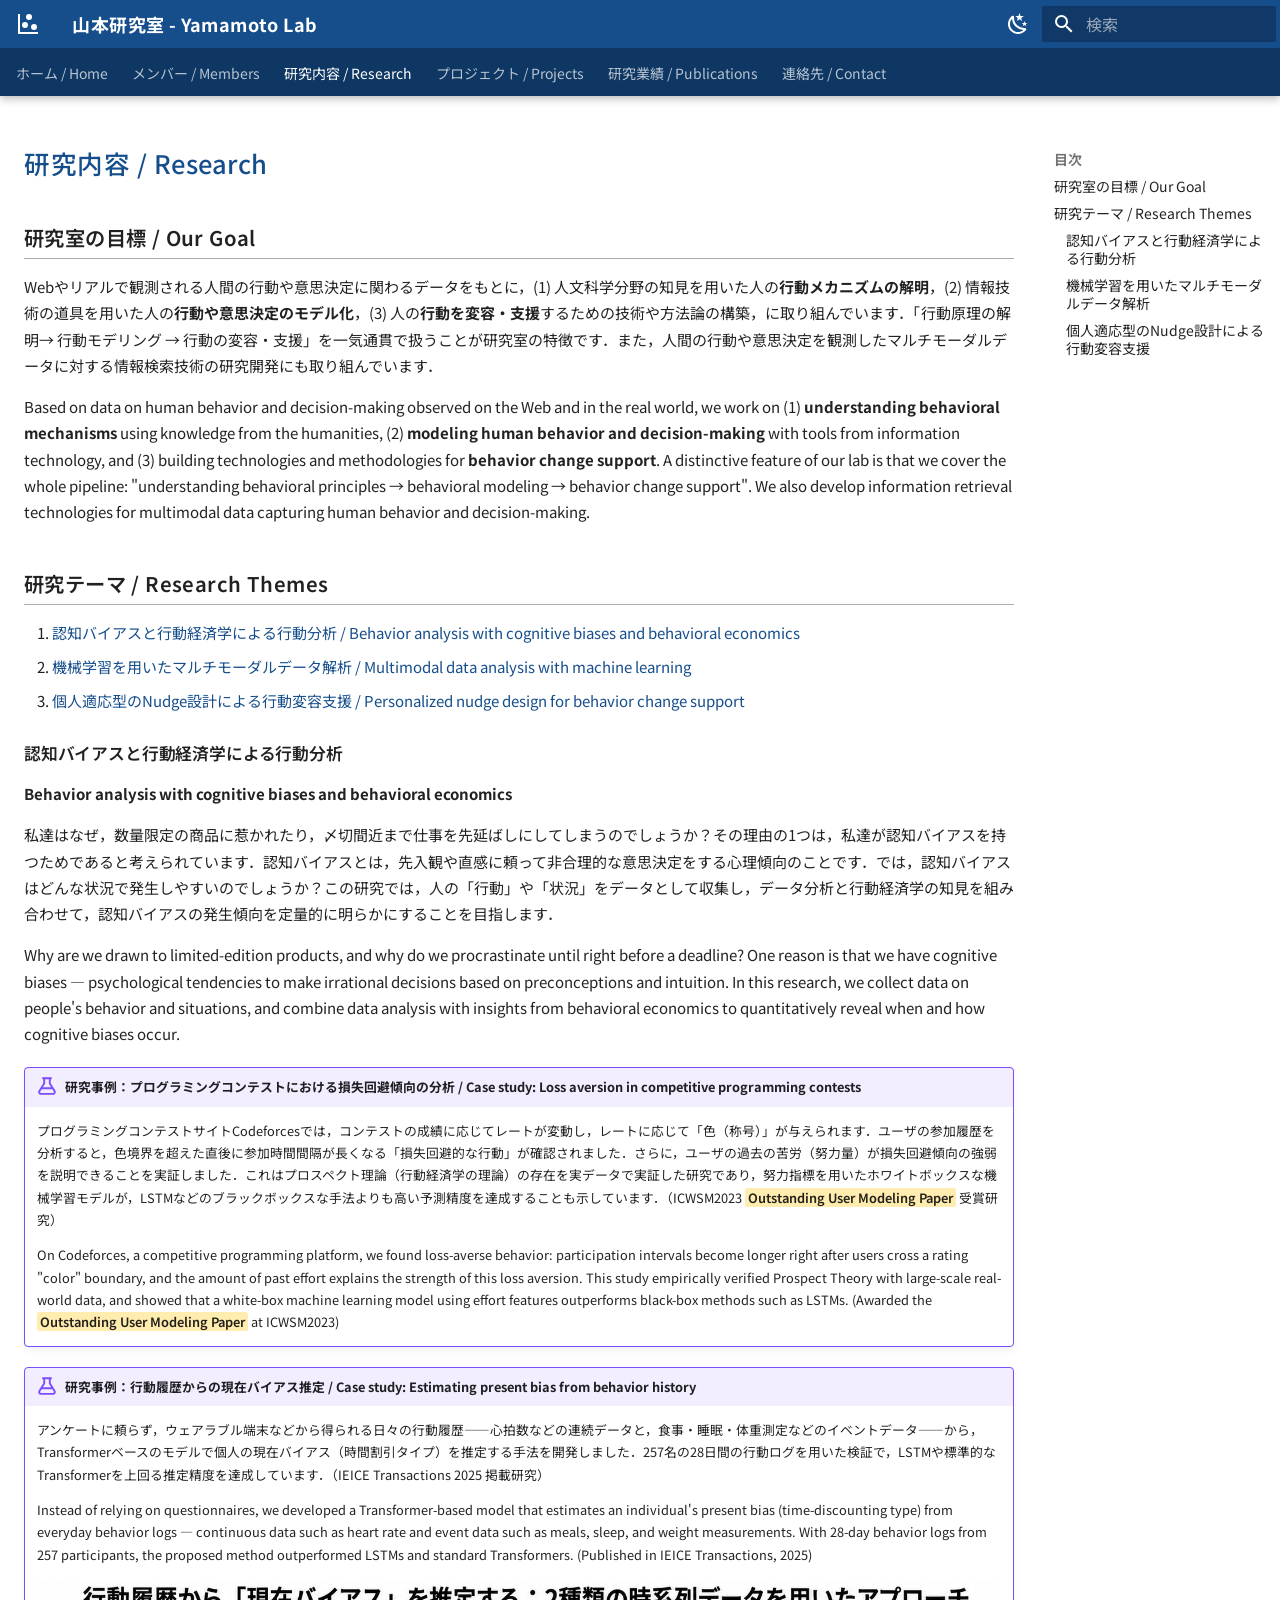
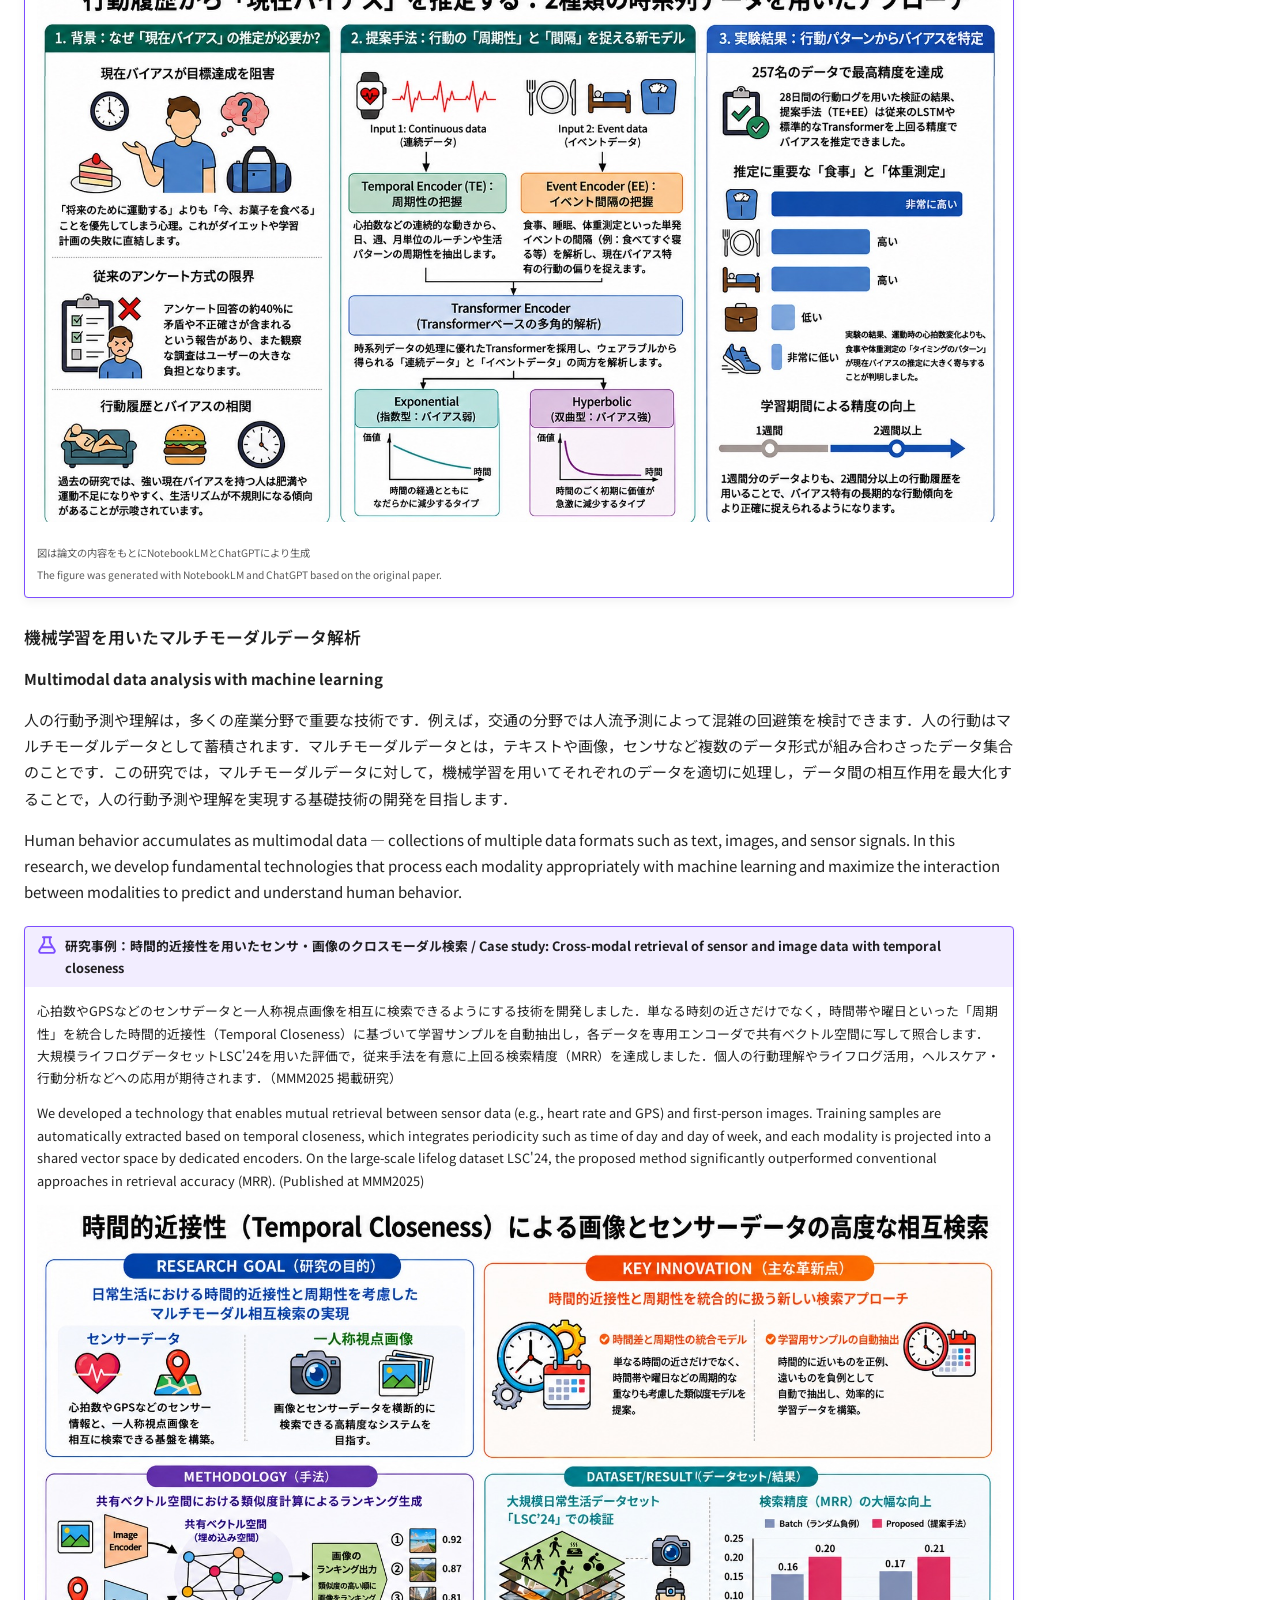
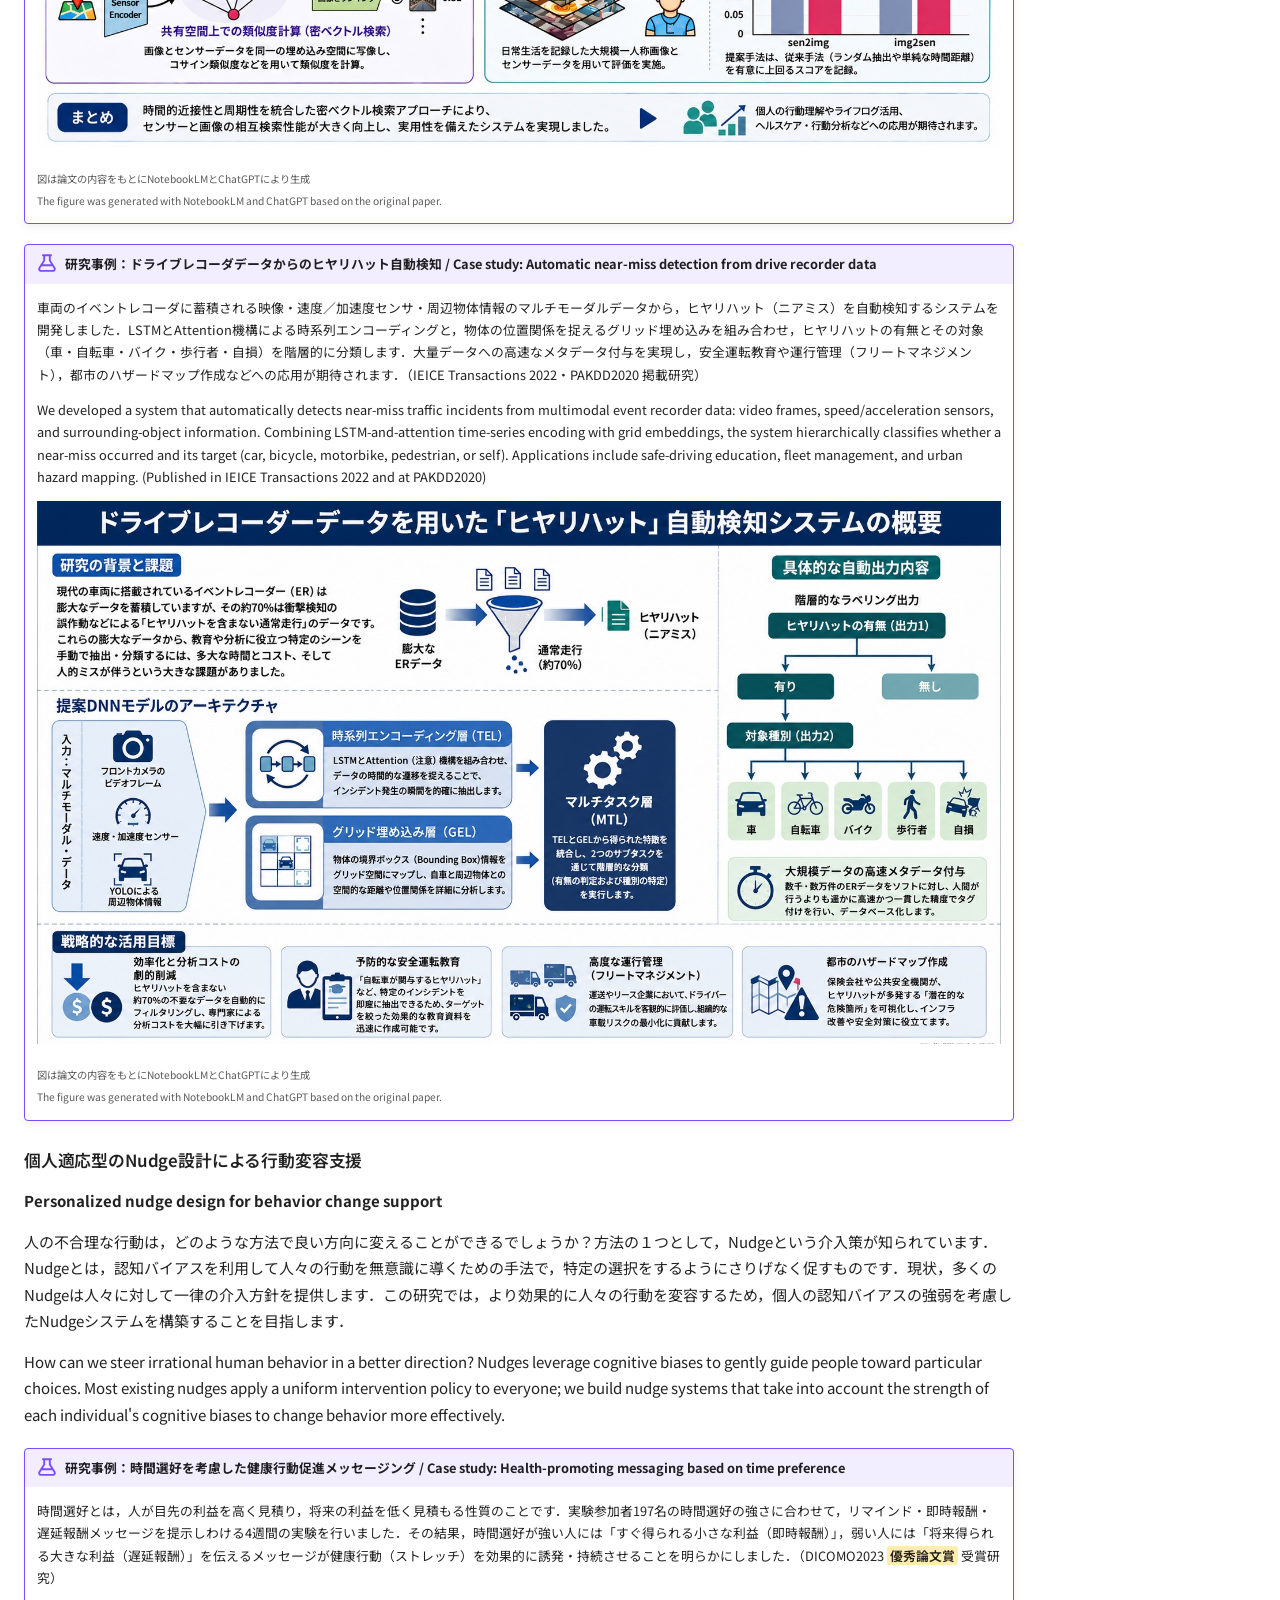
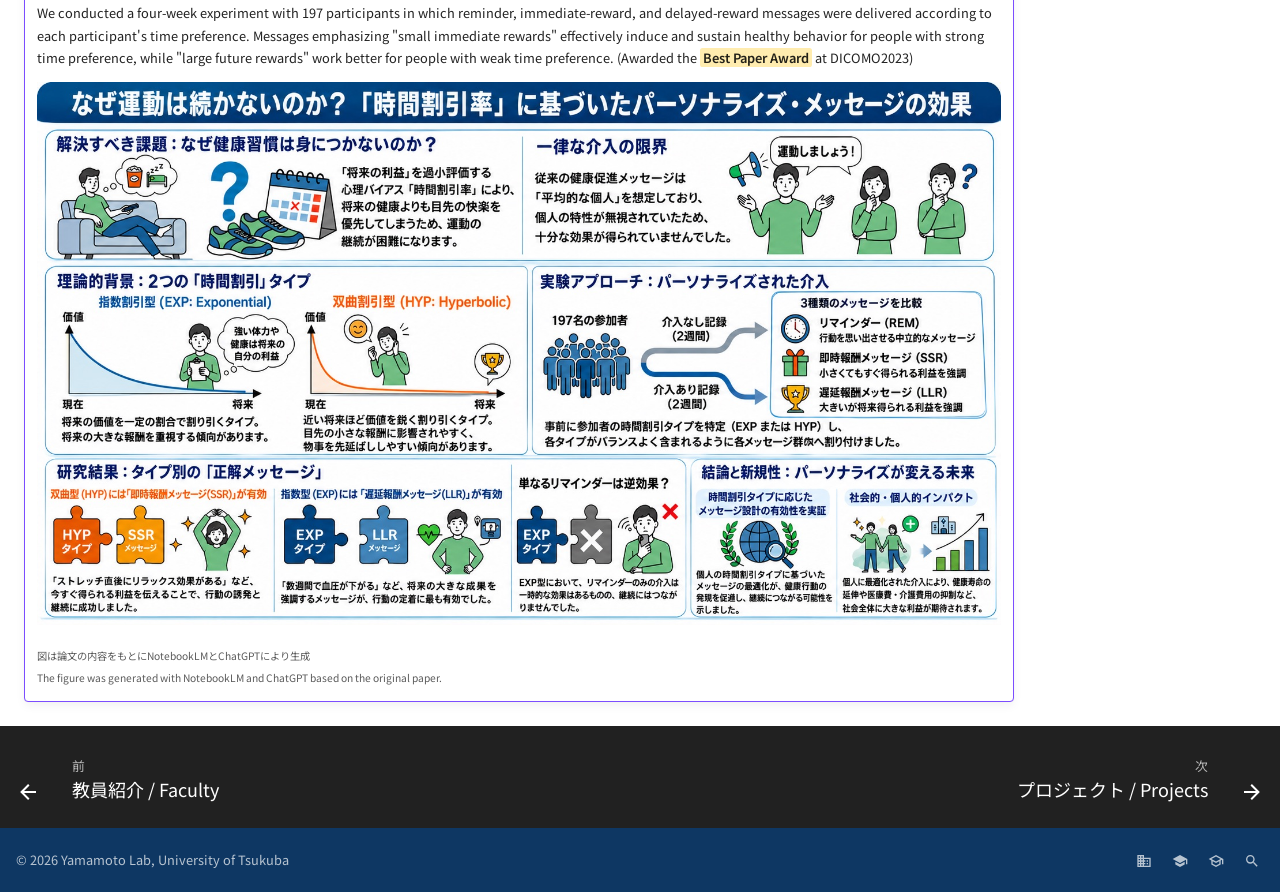
<file: research/index.html>
<!doctype html>
<html lang="ja" class="no-js">
  <head>
    
      <meta charset="utf-8">
      <meta name="viewport" content="width=device-width,initial-scale=1">
      
        <meta name="description" content="筑波大学 山本研究室（行動データ分析・モデリング研究室）">
      
      
      
        <link rel="canonical" href="https://yamamotolab-tsukuba.github.io/research/">
      
      
        <link rel="prev" href="../faculty/">
      
      
        <link rel="next" href="../projects/">
      
      
        
      
      
      <link rel="icon" href="../assets/favicon.png">
      <meta name="generator" content="mkdocs-1.6.1, mkdocs-material-9.7.7">
    
    
      
        <title>研究内容 / Research - 山本研究室 - Yamamoto Lab</title>
      
    
    
      <link rel="stylesheet" href="../assets/stylesheets/main.ec1eaa64.min.css">
      
        
        <link rel="stylesheet" href="../assets/stylesheets/palette.ab4e12ef.min.css">
      
      
  
  
    
      
      
    
  
    
      
      
    
  
    
      
      
    
  
    
      
      
    
  
    
      
      
    
  
    
      
      
    
  
    
      
      
    
  
    
      
      
    
  
    
      
      
    
  
    
      
      
    
  
    
      
      
    
  
    
      
      
    
  
  
  <style>:root{--md-admonition-icon--note:url('data:image/svg+xml;charset=utf-8,%3Csvg%20xmlns%3D%22http%3A//www.w3.org/2000/svg%22%20viewBox%3D%220%200%2016%2016%22%3E%3Cpath%20d%3D%22M1%207.775V2.75C1%201.784%201.784%201%202.75%201h5.025c.464%200%20.91.184%201.238.513l6.25%206.25a1.75%201.75%200%200%201%200%202.474l-5.026%205.026a1.75%201.75%200%200%201-2.474%200l-6.25-6.25A1.75%201.75%200%200%201%201%207.775m1.5%200c0%20.066.026.13.073.177l6.25%206.25a.25.25%200%200%200%20.354%200l5.025-5.025a.25.25%200%200%200%200-.354l-6.25-6.25a.25.25%200%200%200-.177-.073H2.75a.25.25%200%200%200-.25.25ZM6%205a1%201%200%201%201%200%202%201%201%200%200%201%200-2%22/%3E%3C/svg%3E');--md-admonition-icon--abstract:url('data:image/svg+xml;charset=utf-8,%3Csvg%20xmlns%3D%22http%3A//www.w3.org/2000/svg%22%20viewBox%3D%220%200%2016%2016%22%3E%3Cpath%20d%3D%22M2.5%201.75v11.5c0%20.138.112.25.25.25h3.17a.75.75%200%200%201%200%201.5H2.75A1.75%201.75%200%200%201%201%2013.25V1.75C1%20.784%201.784%200%202.75%200h8.5C12.216%200%2013%20.784%2013%201.75v7.736a.75.75%200%200%201-1.5%200V1.75a.25.25%200%200%200-.25-.25h-8.5a.25.25%200%200%200-.25.25m13.274%209.537zl-4.557%204.45a.75.75%200%200%201-1.055-.008l-1.943-1.95a.75.75%200%200%201%201.062-1.058l1.419%201.425%204.026-3.932a.75.75%200%201%201%201.048%201.074M4.75%204h4.5a.75.75%200%200%201%200%201.5h-4.5a.75.75%200%200%201%200-1.5M4%207.75A.75.75%200%200%201%204.75%207h2a.75.75%200%200%201%200%201.5h-2A.75.75%200%200%201%204%207.75%22/%3E%3C/svg%3E');--md-admonition-icon--info:url('data:image/svg+xml;charset=utf-8,%3Csvg%20xmlns%3D%22http%3A//www.w3.org/2000/svg%22%20viewBox%3D%220%200%2016%2016%22%3E%3Cpath%20d%3D%22M0%208a8%208%200%201%201%2016%200A8%208%200%200%201%200%208m8-6.5a6.5%206.5%200%201%200%200%2013%206.5%206.5%200%200%200%200-13M6.5%207.75A.75.75%200%200%201%207.25%207h1a.75.75%200%200%201%20.75.75v2.75h.25a.75.75%200%200%201%200%201.5h-2a.75.75%200%200%201%200-1.5h.25v-2h-.25a.75.75%200%200%201-.75-.75M8%206a1%201%200%201%201%200-2%201%201%200%200%201%200%202%22/%3E%3C/svg%3E');--md-admonition-icon--tip:url('data:image/svg+xml;charset=utf-8,%3Csvg%20xmlns%3D%22http%3A//www.w3.org/2000/svg%22%20viewBox%3D%220%200%2016%2016%22%3E%3Cpath%20d%3D%22M3.499.75a.75.75%200%200%201%201.5%200v.996C5.9%202.903%206.793%203.65%207.662%204.376l.24.202c-.036-.694.055-1.422.426-2.163C9.1.873%2010.794-.045%2012.622.26%2014.408.558%2016%201.94%2016%204.25c0%201.278-.954%202.575-2.44%202.734l.146.508.065.22c.203.701.412%201.455.476%202.226.142%201.707-.4%203.03-1.487%203.898C11.714%2014.671%2010.27%2015%208.75%2015h-6a.75.75%200%200%201%200-1.5h1.376a4.5%204.5%200%200%201-.563-1.191%203.84%203.84%200%200%201-.05-2.063%204.65%204.65%200%200%201-2.025-.293.75.75%200%200%201%20.525-1.406c1.357.507%202.376-.006%202.698-.318l.009-.01a.747.747%200%200%201%201.06%200%20.75.75%200%200%201-.012%201.074c-.912.92-.992%201.835-.768%202.586.221.74.745%201.337%201.196%201.621H8.75c1.343%200%202.398-.296%203.074-.836.635-.507%201.036-1.31.928-2.602-.05-.603-.216-1.224-.422-1.93l-.064-.221c-.12-.407-.246-.84-.353-1.29a2.4%202.4%200%200%201-.507-.441%203.1%203.1%200%200%201-.633-1.248.75.75%200%200%201%201.455-.364c.046.185.144.436.31.627.146.168.353.305.712.305.738%200%201.25-.615%201.25-1.25%200-1.47-.95-2.315-2.123-2.51-1.172-.196-2.227.387-2.706%201.345-.46.92-.27%201.774.019%203.062l.042.19.01.05c.348.443.666.949.94%201.553a.75.75%200%201%201-1.365.62c-.553-1.217-1.32-1.94-2.3-2.768L6.7%205.527c-.814-.68-1.75-1.462-2.692-2.619a3.7%203.7%200%200%200-1.023.88c-.406.495-.663%201.036-.722%201.508.116.122.306.21.591.239.388.038.797-.06%201.032-.19a.75.75%200%200%201%20.728%201.31c-.515.287-1.23.439-1.906.373-.682-.067-1.473-.38-1.879-1.193L.75%205.677V5.5c0-.984.48-1.94%201.077-2.664.46-.559%201.05-1.055%201.673-1.353z%22/%3E%3C/svg%3E');--md-admonition-icon--success:url('data:image/svg+xml;charset=utf-8,%3Csvg%20xmlns%3D%22http%3A//www.w3.org/2000/svg%22%20viewBox%3D%220%200%2016%2016%22%3E%3Cpath%20d%3D%22M13.78%204.22a.75.75%200%200%201%200%201.06l-7.25%207.25a.75.75%200%200%201-1.06%200L2.22%209.28a.75.75%200%200%201%20.018-1.042.75.75%200%200%201%201.042-.018L6%2010.94l6.72-6.72a.75.75%200%200%201%201.06%200%22/%3E%3C/svg%3E');--md-admonition-icon--question:url('data:image/svg+xml;charset=utf-8,%3Csvg%20xmlns%3D%22http%3A//www.w3.org/2000/svg%22%20viewBox%3D%220%200%2016%2016%22%3E%3Cpath%20d%3D%22M0%208a8%208%200%201%201%2016%200A8%208%200%200%201%200%208m8-6.5a6.5%206.5%200%201%200%200%2013%206.5%206.5%200%200%200%200-13M6.92%206.085h.001a.749.749%200%201%201-1.342-.67c.169-.339.436-.701.849-.977C6.845%204.16%207.369%204%208%204a2.76%202.76%200%200%201%201.637.525c.503.377.863.965.863%201.725%200%20.448-.115.83-.329%201.15-.205.307-.47.513-.692.662-.109.072-.22.138-.313.195l-.006.004a6%206%200%200%200-.26.16%201%201%200%200%200-.276.245.75.75%200%200%201-1.248-.832c.184-.264.42-.489.692-.661q.154-.1.313-.195l.007-.004c.1-.061.182-.11.258-.161a1%201%200%200%200%20.277-.245C8.96%206.514%209%206.427%209%206.25a.61.61%200%200%200-.262-.525A1.27%201.27%200%200%200%208%205.5c-.369%200-.595.09-.74.187a1%201%200%200%200-.34.398M9%2011a1%201%200%201%201-2%200%201%201%200%200%201%202%200%22/%3E%3C/svg%3E');--md-admonition-icon--warning:url('data:image/svg+xml;charset=utf-8,%3Csvg%20xmlns%3D%22http%3A//www.w3.org/2000/svg%22%20viewBox%3D%220%200%2016%2016%22%3E%3Cpath%20d%3D%22M6.457%201.047c.659-1.234%202.427-1.234%203.086%200l6.082%2011.378A1.75%201.75%200%200%201%2014.082%2015H1.918a1.75%201.75%200%200%201-1.543-2.575Zm1.763.707a.25.25%200%200%200-.44%200L1.698%2013.132a.25.25%200%200%200%20.22.368h12.164a.25.25%200%200%200%20.22-.368Zm.53%203.996v2.5a.75.75%200%200%201-1.5%200v-2.5a.75.75%200%200%201%201.5%200M9%2011a1%201%200%201%201-2%200%201%201%200%200%201%202%200%22/%3E%3C/svg%3E');--md-admonition-icon--failure:url('data:image/svg+xml;charset=utf-8,%3Csvg%20xmlns%3D%22http%3A//www.w3.org/2000/svg%22%20viewBox%3D%220%200%2016%2016%22%3E%3Cpath%20d%3D%22M2.344%202.343za8%208%200%200%201%2011.314%2011.314A8.002%208.002%200%200%201%20.234%2010.089a8%208%200%200%201%202.11-7.746m1.06%2010.253a6.5%206.5%200%201%200%209.108-9.275%206.5%206.5%200%200%200-9.108%209.275M6.03%204.97%208%206.94l1.97-1.97a.749.749%200%200%201%201.275.326.75.75%200%200%201-.215.734L9.06%208l1.97%201.97a.749.749%200%200%201-.326%201.275.75.75%200%200%201-.734-.215L8%209.06l-1.97%201.97a.749.749%200%200%201-1.275-.326.75.75%200%200%201%20.215-.734L6.94%208%204.97%206.03a.75.75%200%200%201%20.018-1.042.75.75%200%200%201%201.042-.018%22/%3E%3C/svg%3E');--md-admonition-icon--danger:url('data:image/svg+xml;charset=utf-8,%3Csvg%20xmlns%3D%22http%3A//www.w3.org/2000/svg%22%20viewBox%3D%220%200%2016%2016%22%3E%3Cpath%20d%3D%22M9.504.43a1.516%201.516%200%200%201%202.437%201.713L10.415%205.5h2.123c1.57%200%202.346%201.909%201.22%203.004l-7.34%207.142a1.25%201.25%200%200%201-.871.354h-.302a1.25%201.25%200%200%201-1.157-1.723L5.633%2010.5H3.462c-1.57%200-2.346-1.909-1.22-3.004zm1.047%201.074L3.286%208.571A.25.25%200%200%200%203.462%209H6.75a.75.75%200%200%201%20.694%201.034l-1.713%204.188%206.982-6.793A.25.25%200%200%200%2012.538%207H9.25a.75.75%200%200%201-.683-1.06l2.008-4.418.003-.006-.004-.009-.006-.006-.008-.001q-.005%200-.009.004%22/%3E%3C/svg%3E');--md-admonition-icon--bug:url('data:image/svg+xml;charset=utf-8,%3Csvg%20xmlns%3D%22http%3A//www.w3.org/2000/svg%22%20viewBox%3D%220%200%2016%2016%22%3E%3Cpath%20d%3D%22M4.72.22a.75.75%200%200%201%201.06%200l1%20.999a3.5%203.5%200%200%201%202.441%200l.999-1a.748.748%200%200%201%201.265.332.75.75%200%200%201-.205.729l-.775.776c.616.63.995%201.493.995%202.444v.327q0%20.15-.025.292c.408.14.764.392%201.029.722l1.968-.787a.75.75%200%200%201%20.556%201.392L13%207.258V9h2.25a.75.75%200%200%201%200%201.5H13v.5q-.002.615-.141%201.186l2.17.868a.75.75%200%200%201-.557%201.392l-2.184-.873A5%205%200%200%201%208%2016a5%205%200%200%201-4.288-2.427l-2.183.873a.75.75%200%200%201-.558-1.392l2.17-.868A5%205%200%200%201%203%2011v-.5H.75a.75.75%200%200%201%200-1.5H3V7.258L.971%206.446a.75.75%200%200%201%20.558-1.392l1.967.787c.265-.33.62-.583%201.03-.722a1.7%201.7%200%200%201-.026-.292V4.5c0-.951.38-1.814.995-2.444L4.72%201.28a.75.75%200%200%201%200-1.06m.53%206.28a.75.75%200%200%200-.75.75V11a3.5%203.5%200%201%200%207%200V7.25a.75.75%200%200%200-.75-.75ZM6.173%205h3.654A.17.17%200%200%200%2010%204.827V4.5a2%202%200%201%200-4%200v.327c0%20.096.077.173.173.173%22/%3E%3C/svg%3E');--md-admonition-icon--example:url('data:image/svg+xml;charset=utf-8,%3Csvg%20xmlns%3D%22http%3A//www.w3.org/2000/svg%22%20viewBox%3D%220%200%2016%2016%22%3E%3Cpath%20d%3D%22M5%205.782V2.5h-.25a.75.75%200%200%201%200-1.5h6.5a.75.75%200%200%201%200%201.5H11v3.282l3.666%205.76C15.619%2013.04%2014.543%2015%2012.767%2015H3.233c-1.776%200-2.852-1.96-1.899-3.458Zm-2.4%206.565a.75.75%200%200%200%20.633%201.153h9.534a.75.75%200%200%200%20.633-1.153L12.225%2010.5h-8.45ZM9.5%202.5h-3V6c0%20.143-.04.283-.117.403L4.73%209h6.54L9.617%206.403A.75.75%200%200%201%209.5%206Z%22/%3E%3C/svg%3E');--md-admonition-icon--quote:url('data:image/svg+xml;charset=utf-8,%3Csvg%20xmlns%3D%22http%3A//www.w3.org/2000/svg%22%20viewBox%3D%220%200%2016%2016%22%3E%3Cpath%20d%3D%22M1.75%202.5h10.5a.75.75%200%200%201%200%201.5H1.75a.75.75%200%200%201%200-1.5m4%205h8.5a.75.75%200%200%201%200%201.5h-8.5a.75.75%200%200%201%200-1.5m0%205h8.5a.75.75%200%200%201%200%201.5h-8.5a.75.75%200%200%201%200-1.5M2.5%207.75v6a.75.75%200%200%201-1.5%200v-6a.75.75%200%200%201%201.5%200%22/%3E%3C/svg%3E');}</style>



    
    
      
    
    
      
        
        
        <link rel="preconnect" href="https://fonts.gstatic.com" crossorigin>
        <link rel="stylesheet" href="https://fonts.googleapis.com/css?family=Noto+Sans+JP:300,300i,400,400i,700,700i%7CRoboto+Mono:400,400i,700,700i&display=fallback">
        <style>:root{--md-text-font:"Noto Sans JP";--md-code-font:"Roboto Mono"}</style>
      
    
    
      <link rel="stylesheet" href="../stylesheets/extra.css?v=4">
    
    <script>__md_scope=new URL("..",location),__md_hash=e=>[...e].reduce(((e,_)=>(e<<5)-e+_.charCodeAt(0)),0),__md_get=(e,_=localStorage,t=__md_scope)=>JSON.parse(_.getItem(t.pathname+"."+e)),__md_set=(e,_,t=localStorage,a=__md_scope)=>{try{t.setItem(a.pathname+"."+e,JSON.stringify(_))}catch(e){}}</script>
    
      

    
    
  <meta property="og:site_name" content="山本研究室 - Yamamoto Lab" />
  <meta property="og:type" content="website" />
  <meta property="og:title" content="研究内容 / Research" />
  <meta property="og:url" content="https://yamamotolab-tsukuba.github.io/research/" />
  

  </head>
  
  
    
    
      
    
    
    
    
    <body dir="ltr" data-md-color-scheme="default" data-md-color-primary="custom" data-md-color-accent="custom">
  
    
    <input class="md-toggle" data-md-toggle="drawer" type="checkbox" id="__drawer" autocomplete="off">
    <input class="md-toggle" data-md-toggle="search" type="checkbox" id="__search" autocomplete="off">
    <label class="md-overlay" for="__drawer"></label>
    <div data-md-component="skip">
      
        
        <a href="#research" class="md-skip">
          コンテンツにスキップ
        </a>
      
    </div>
    <div data-md-component="announce">
      
    </div>
    
    
      

  

<header class="md-header md-header--shadow md-header--lifted" data-md-component="header">
  <nav class="md-header__inner md-grid" aria-label="ヘッダー">
    <a href=".." title="山本研究室 - Yamamoto Lab" class="md-header__button md-logo" aria-label="山本研究室 - Yamamoto Lab" data-md-component="logo">
      
  
  <svg xmlns="http://www.w3.org/2000/svg" viewBox="0 0 24 24"><path d="M2 2h2v18h18v2H2zm7 8a3 3 0 0 1 3 3 3 3 0 0 1-3 3 3 3 0 0 1-3-3 3 3 0 0 1 3-3m4-8a3 3 0 0 1 3 3 3 3 0 0 1-3 3 3 3 0 0 1-3-3 3 3 0 0 1 3-3m5 10a3 3 0 0 1 3 3 3 3 0 0 1-3 3 3 3 0 0 1-3-3 3 3 0 0 1 3-3"/></svg>

    </a>
    <label class="md-header__button md-icon" for="__drawer">
      
      <svg xmlns="http://www.w3.org/2000/svg" viewBox="0 0 24 24"><path d="M3 6h18v2H3zm0 5h18v2H3zm0 5h18v2H3z"/></svg>
    </label>
    <div class="md-header__title" data-md-component="header-title">
      <div class="md-header__ellipsis">
        <div class="md-header__topic">
          <span class="md-ellipsis">
            山本研究室 - Yamamoto Lab
          </span>
        </div>
        <div class="md-header__topic" data-md-component="header-topic">
          <span class="md-ellipsis">
            
              研究内容 / Research
            
          </span>
        </div>
      </div>
    </div>
    
      
        <form class="md-header__option" data-md-component="palette">
  
    
    
    
    <input class="md-option" data-md-color-media="(prefers-color-scheme: light)" data-md-color-scheme="default" data-md-color-primary="custom" data-md-color-accent="custom"  aria-label="ダークモードに切替"  type="radio" name="__palette" id="__palette_0">
    
      <label class="md-header__button md-icon" title="ダークモードに切替" for="__palette_1" hidden>
        <svg xmlns="http://www.w3.org/2000/svg" viewBox="0 0 24 24"><path d="m17.75 4.09-2.53 1.94.91 3.06-2.63-1.81-2.63 1.81.91-3.06-2.53-1.94L12.44 4l1.06-3 1.06 3zm3.5 6.91-1.64 1.25.59 1.98-1.7-1.17-1.7 1.17.59-1.98L15.75 11l2.06-.05L18.5 9l.69 1.95zm-2.28 4.95c.83-.08 1.72 1.1 1.19 1.85-.32.45-.66.87-1.08 1.27C15.17 23 8.84 23 4.94 19.07c-3.91-3.9-3.91-10.24 0-14.14.4-.4.82-.76 1.27-1.08.75-.53 1.93.36 1.85 1.19-.27 2.86.69 5.83 2.89 8.02a9.96 9.96 0 0 0 8.02 2.89m-1.64 2.02a12.08 12.08 0 0 1-7.8-3.47c-2.17-2.19-3.33-5-3.49-7.82-2.81 3.14-2.7 7.96.31 10.98 3.02 3.01 7.84 3.12 10.98.31"/></svg>
      </label>
    
  
    
    
    
    <input class="md-option" data-md-color-media="(prefers-color-scheme: dark)" data-md-color-scheme="slate" data-md-color-primary="custom" data-md-color-accent="custom"  aria-label="ライトモードに切替"  type="radio" name="__palette" id="__palette_1">
    
      <label class="md-header__button md-icon" title="ライトモードに切替" for="__palette_0" hidden>
        <svg xmlns="http://www.w3.org/2000/svg" viewBox="0 0 24 24"><path d="M12 7a5 5 0 0 1 5 5 5 5 0 0 1-5 5 5 5 0 0 1-5-5 5 5 0 0 1 5-5m0 2a3 3 0 0 0-3 3 3 3 0 0 0 3 3 3 3 0 0 0 3-3 3 3 0 0 0-3-3m0-7 2.39 3.42C13.65 5.15 12.84 5 12 5s-1.65.15-2.39.42zM3.34 7l4.16-.35A7.2 7.2 0 0 0 5.94 8.5c-.44.74-.69 1.5-.83 2.29zm.02 10 1.76-3.77a7.131 7.131 0 0 0 2.38 4.14zM20.65 7l-1.77 3.79a7.02 7.02 0 0 0-2.38-4.15zm-.01 10-4.14.36c.59-.51 1.12-1.14 1.54-1.86.42-.73.69-1.5.83-2.29zM12 22l-2.41-3.44c.74.27 1.55.44 2.41.44.82 0 1.63-.17 2.37-.44z"/></svg>
      </label>
    
  
</form>
      
    
    
      <script>var palette=__md_get("__palette");if(palette&&palette.color){if("(prefers-color-scheme)"===palette.color.media){var media=matchMedia("(prefers-color-scheme: light)"),input=document.querySelector(media.matches?"[data-md-color-media='(prefers-color-scheme: light)']":"[data-md-color-media='(prefers-color-scheme: dark)']");palette.color.media=input.getAttribute("data-md-color-media"),palette.color.scheme=input.getAttribute("data-md-color-scheme"),palette.color.primary=input.getAttribute("data-md-color-primary"),palette.color.accent=input.getAttribute("data-md-color-accent")}for(var[key,value]of Object.entries(palette.color))document.body.setAttribute("data-md-color-"+key,value)}</script>
    
    
    
      
      
        <label class="md-header__button md-icon" for="__search">
          
          <svg xmlns="http://www.w3.org/2000/svg" viewBox="0 0 24 24"><path d="M9.5 3A6.5 6.5 0 0 1 16 9.5c0 1.61-.59 3.09-1.56 4.23l.27.27h.79l5 5-1.5 1.5-5-5v-.79l-.27-.27A6.52 6.52 0 0 1 9.5 16 6.5 6.5 0 0 1 3 9.5 6.5 6.5 0 0 1 9.5 3m0 2C7 5 5 7 5 9.5S7 14 9.5 14 14 12 14 9.5 12 5 9.5 5"/></svg>
        </label>
        <div class="md-search" data-md-component="search" role="dialog">
  <label class="md-search__overlay" for="__search"></label>
  <div class="md-search__inner" role="search">
    <form class="md-search__form" name="search">
      <input type="text" class="md-search__input" name="query" aria-label="検索" placeholder="検索" autocapitalize="off" autocorrect="off" autocomplete="off" spellcheck="false" data-md-component="search-query" required>
      <label class="md-search__icon md-icon" for="__search">
        
        <svg xmlns="http://www.w3.org/2000/svg" viewBox="0 0 24 24"><path d="M9.5 3A6.5 6.5 0 0 1 16 9.5c0 1.61-.59 3.09-1.56 4.23l.27.27h.79l5 5-1.5 1.5-5-5v-.79l-.27-.27A6.52 6.52 0 0 1 9.5 16 6.5 6.5 0 0 1 3 9.5 6.5 6.5 0 0 1 9.5 3m0 2C7 5 5 7 5 9.5S7 14 9.5 14 14 12 14 9.5 12 5 9.5 5"/></svg>
        
        <svg xmlns="http://www.w3.org/2000/svg" viewBox="0 0 24 24"><path d="M20 11v2H8l5.5 5.5-1.42 1.42L4.16 12l7.92-7.92L13.5 5.5 8 11z"/></svg>
      </label>
      <nav class="md-search__options" aria-label="検索">
        
        <button type="reset" class="md-search__icon md-icon" title="クリア" aria-label="クリア" tabindex="-1">
          
          <svg xmlns="http://www.w3.org/2000/svg" viewBox="0 0 24 24"><path d="M19 6.41 17.59 5 12 10.59 6.41 5 5 6.41 10.59 12 5 17.59 6.41 19 12 13.41 17.59 19 19 17.59 13.41 12z"/></svg>
        </button>
      </nav>
      
        <div class="md-search__suggest" data-md-component="search-suggest"></div>
      
    </form>
    <div class="md-search__output">
      <div class="md-search__scrollwrap" tabindex="0" data-md-scrollfix>
        <div class="md-search-result" data-md-component="search-result">
          <div class="md-search-result__meta">
            検索を初期化
          </div>
          <ol class="md-search-result__list" role="presentation"></ol>
        </div>
      </div>
    </div>
  </div>
</div>
      
    
    
  </nav>
  
    
      
<nav class="md-tabs" aria-label="タブ" data-md-component="tabs">
  <div class="md-grid">
    <ul class="md-tabs__list">
      
        
  
  
  
  
    <li class="md-tabs__item">
      <a href=".." class="md-tabs__link">
        
  
  
    
  
  ホーム / Home

      </a>
    </li>
  

      
        
  
  
  
  
    
    
      <li class="md-tabs__item">
        <a href="../members/" class="md-tabs__link">
          
  
  
  メンバー / Members

        </a>
      </li>
    
  

      
        
  
  
  
    
  
  
    <li class="md-tabs__item md-tabs__item--active">
      <a href="./" class="md-tabs__link">
        
  
  
    
  
  研究内容 / Research

      </a>
    </li>
  

      
        
  
  
  
  
    <li class="md-tabs__item">
      <a href="../projects/" class="md-tabs__link">
        
  
  
    
  
  プロジェクト / Projects

      </a>
    </li>
  

      
        
  
  
  
  
    <li class="md-tabs__item">
      <a href="../publications/" class="md-tabs__link">
        
  
  
    
  
  研究業績 / Publications

      </a>
    </li>
  

      
        
  
  
  
  
    <li class="md-tabs__item">
      <a href="../contact/" class="md-tabs__link">
        
  
  
    
  
  連絡先 / Contact

      </a>
    </li>
  

      
    </ul>
  </div>
</nav>
    
  
</header>
    
    <div class="md-container" data-md-component="container">
      
      
        
      
      <main class="md-main" data-md-component="main">
        <div class="md-main__inner md-grid">
          
            
              
              <div class="md-sidebar md-sidebar--primary" data-md-component="sidebar" data-md-type="navigation" >
                <div class="md-sidebar__scrollwrap">
                  <div class="md-sidebar__inner">
                    


  


<nav class="md-nav md-nav--primary md-nav--lifted" aria-label="ナビゲーション" data-md-level="0">
  <label class="md-nav__title" for="__drawer">
    <a href=".." title="山本研究室 - Yamamoto Lab" class="md-nav__button md-logo" aria-label="山本研究室 - Yamamoto Lab" data-md-component="logo">
      
  
  <svg xmlns="http://www.w3.org/2000/svg" viewBox="0 0 24 24"><path d="M2 2h2v18h18v2H2zm7 8a3 3 0 0 1 3 3 3 3 0 0 1-3 3 3 3 0 0 1-3-3 3 3 0 0 1 3-3m4-8a3 3 0 0 1 3 3 3 3 0 0 1-3 3 3 3 0 0 1-3-3 3 3 0 0 1 3-3m5 10a3 3 0 0 1 3 3 3 3 0 0 1-3 3 3 3 0 0 1-3-3 3 3 0 0 1 3-3"/></svg>

    </a>
    山本研究室 - Yamamoto Lab
  </label>
  
  <ul class="md-nav__list" data-md-scrollfix>
    
      
      
  
  
  
  
    <li class="md-nav__item">
      <a href=".." class="md-nav__link">
        
  
  
  <span class="md-ellipsis">
    
  
    ホーム / Home
  

    
  </span>
  
  

      </a>
    </li>
  

    
      
      
  
  
  
  
    
    
    
    
      
      
    
    
    <li class="md-nav__item md-nav__item--nested">
      
        
        
        <input class="md-nav__toggle md-toggle " type="checkbox" id="__nav_2" >
        
          
          <label class="md-nav__link" for="__nav_2" id="__nav_2_label" tabindex="0">
            
  
  
  <span class="md-ellipsis">
    
  
    メンバー / Members
  

    
  </span>
  
  

            <span class="md-nav__icon md-icon"></span>
          </label>
        
        <nav class="md-nav" data-md-level="1" aria-labelledby="__nav_2_label" aria-expanded="false">
          <label class="md-nav__title" for="__nav_2">
            <span class="md-nav__icon md-icon"></span>
            
  
    メンバー / Members
  

          </label>
          <ul class="md-nav__list" data-md-scrollfix>
            
              
                
  
  
  
  
    <li class="md-nav__item">
      <a href="../members/" class="md-nav__link">
        
  
  
  <span class="md-ellipsis">
    
  
    メンバー一覧 / Member List
  

    
  </span>
  
  

      </a>
    </li>
  

              
            
              
                
  
  
  
  
    <li class="md-nav__item">
      <a href="../faculty/" class="md-nav__link">
        
  
  
  <span class="md-ellipsis">
    
  
    教員紹介 / Faculty
  

    
  </span>
  
  

      </a>
    </li>
  

              
            
          </ul>
        </nav>
      
    </li>
  

    
      
      
  
  
    
  
  
  
    <li class="md-nav__item md-nav__item--active">
      
      <input class="md-nav__toggle md-toggle" type="checkbox" id="__toc">
      
      
        
      
      
        <label class="md-nav__link md-nav__link--active" for="__toc">
          
  
  
  <span class="md-ellipsis">
    
  
    研究内容 / Research
  

    
  </span>
  
  

          <span class="md-nav__icon md-icon"></span>
        </label>
      
      <a href="./" class="md-nav__link md-nav__link--active">
        
  
  
  <span class="md-ellipsis">
    
  
    研究内容 / Research
  

    
  </span>
  
  

      </a>
      
        

<nav class="md-nav md-nav--secondary" aria-label="目次">
  
  
  
    
  
  
    <label class="md-nav__title" for="__toc">
      <span class="md-nav__icon md-icon"></span>
      目次
    </label>
    <ul class="md-nav__list" data-md-component="toc" data-md-scrollfix>
      
        <li class="md-nav__item">
  <a href="#our-goal" class="md-nav__link">
    <span class="md-ellipsis">
      
        研究室の目標 / Our Goal
      
    </span>
  </a>
  
</li>
      
        <li class="md-nav__item">
  <a href="#research-themes" class="md-nav__link">
    <span class="md-ellipsis">
      
        研究テーマ / Research Themes
      
    </span>
  </a>
  
    <nav class="md-nav" aria-label="研究テーマ / Research Themes">
      <ul class="md-nav__list">
        
          <li class="md-nav__item">
  <a href="#cognitive-bias" class="md-nav__link">
    <span class="md-ellipsis">
      
        認知バイアスと行動経済学による行動分析
      
    </span>
  </a>
  
</li>
        
          <li class="md-nav__item">
  <a href="#multimodal" class="md-nav__link">
    <span class="md-ellipsis">
      
        機械学習を用いたマルチモーダルデータ解析
      
    </span>
  </a>
  
</li>
        
          <li class="md-nav__item">
  <a href="#nudge" class="md-nav__link">
    <span class="md-ellipsis">
      
        個人適応型のNudge設計による行動変容支援
      
    </span>
  </a>
  
</li>
        
      </ul>
    </nav>
  
</li>
      
    </ul>
  
</nav>
      
    </li>
  

    
      
      
  
  
  
  
    <li class="md-nav__item">
      <a href="../projects/" class="md-nav__link">
        
  
  
  <span class="md-ellipsis">
    
  
    プロジェクト / Projects
  

    
  </span>
  
  

      </a>
    </li>
  

    
      
      
  
  
  
  
    <li class="md-nav__item">
      <a href="../publications/" class="md-nav__link">
        
  
  
  <span class="md-ellipsis">
    
  
    研究業績 / Publications
  

    
  </span>
  
  

      </a>
    </li>
  

    
      
      
  
  
  
  
    <li class="md-nav__item">
      <a href="../contact/" class="md-nav__link">
        
  
  
  <span class="md-ellipsis">
    
  
    連絡先 / Contact
  

    
  </span>
  
  

      </a>
    </li>
  

    
  </ul>
</nav>
                  </div>
                </div>
              </div>
            
            
              
              <div class="md-sidebar md-sidebar--secondary" data-md-component="sidebar" data-md-type="toc" >
                <div class="md-sidebar__scrollwrap">
                  <div class="md-sidebar__inner">
                    

<nav class="md-nav md-nav--secondary" aria-label="目次">
  
  
  
    
  
  
    <label class="md-nav__title" for="__toc">
      <span class="md-nav__icon md-icon"></span>
      目次
    </label>
    <ul class="md-nav__list" data-md-component="toc" data-md-scrollfix>
      
        <li class="md-nav__item">
  <a href="#our-goal" class="md-nav__link">
    <span class="md-ellipsis">
      
        研究室の目標 / Our Goal
      
    </span>
  </a>
  
</li>
      
        <li class="md-nav__item">
  <a href="#research-themes" class="md-nav__link">
    <span class="md-ellipsis">
      
        研究テーマ / Research Themes
      
    </span>
  </a>
  
    <nav class="md-nav" aria-label="研究テーマ / Research Themes">
      <ul class="md-nav__list">
        
          <li class="md-nav__item">
  <a href="#cognitive-bias" class="md-nav__link">
    <span class="md-ellipsis">
      
        認知バイアスと行動経済学による行動分析
      
    </span>
  </a>
  
</li>
        
          <li class="md-nav__item">
  <a href="#multimodal" class="md-nav__link">
    <span class="md-ellipsis">
      
        機械学習を用いたマルチモーダルデータ解析
      
    </span>
  </a>
  
</li>
        
          <li class="md-nav__item">
  <a href="#nudge" class="md-nav__link">
    <span class="md-ellipsis">
      
        個人適応型のNudge設計による行動変容支援
      
    </span>
  </a>
  
</li>
        
      </ul>
    </nav>
  
</li>
      
    </ul>
  
</nav>
                  </div>
                </div>
              </div>
            
          
          
            <div class="md-content" data-md-component="content">
              
              <article class="md-content__inner md-typeset">
                
                  



<h1 id="research">研究内容 / Research<a class="headerlink" href="#research" title="Permanent link">&para;</a></h1>
<h2 id="our-goal">研究室の目標 / Our Goal<a class="headerlink" href="#our-goal" title="Permanent link">&para;</a></h2>
<p>Webやリアルで観測される人間の行動や意思決定に関わるデータをもとに，(1) 人文科学分野の知見を用いた人の<strong>行動メカニズムの解明</strong>，(2) 情報技術の道具を用いた人の<strong>行動や意思決定のモデル化</strong>，(3) 人の<strong>行動を変容・支援</strong>するための技術や方法論の構築，に取り組んでいます．「行動原理の解明→ 行動モデリング → 行動の変容・支援」を一気通貫で扱うことが研究室の特徴です．また，人間の行動や意思決定を観測したマルチモーダルデータに対する情報検索技術の研究開発にも取り組んでいます．</p>
<p>Based on data on human behavior and decision-making observed on the Web and in the real world, we work on (1) <strong>understanding behavioral mechanisms</strong> using knowledge from the humanities, (2) <strong>modeling human behavior and decision-making</strong> with tools from information technology, and (3) building technologies and methodologies for <strong>behavior change support</strong>. A distinctive feature of our lab is that we cover the whole pipeline: "understanding behavioral principles → behavioral modeling → behavior change support". We also develop information retrieval technologies for multimodal data capturing human behavior and decision-making.</p>
<h2 id="research-themes">研究テーマ / Research Themes<a class="headerlink" href="#research-themes" title="Permanent link">&para;</a></h2>
<ol>
<li><a href="#cognitive-bias">認知バイアスと行動経済学による行動分析 / Behavior analysis with cognitive biases and behavioral economics</a></li>
<li><a href="#multimodal">機械学習を用いたマルチモーダルデータ解析 / Multimodal data analysis with machine learning</a></li>
<li><a href="#nudge">個人適応型のNudge設計による行動変容支援 / Personalized nudge design for behavior change support</a></li>
</ol>
<h3 id="cognitive-bias">認知バイアスと行動経済学による行動分析<a class="headerlink" href="#cognitive-bias" title="Permanent link">&para;</a></h3>
<p><strong>Behavior analysis with cognitive biases and behavioral economics</strong></p>
<p>私達はなぜ，数量限定の商品に惹かれたり，〆切間近まで仕事を先延ばしにしてしまうのでしょうか？その理由の1つは，私達が認知バイアスを持つためであると考えられています．認知バイアスとは，先入観や直感に頼って非合理的な意思決定をする心理傾向のことです．では，認知バイアスはどんな状況で発生しやすいのでしょうか？この研究では，人の「行動」や「状況」をデータとして収集し，データ分析と行動経済学の知見を組み合わせて，認知バイアスの発生傾向を定量的に明らかにすることを目指します．</p>
<p>Why are we drawn to limited-edition products, and why do we procrastinate until right before a deadline? One reason is that we have cognitive biases — psychological tendencies to make irrational decisions based on preconceptions and intuition. In this research, we collect data on people's behavior and situations, and combine data analysis with insights from behavioral economics to quantitatively reveal when and how cognitive biases occur.</p>
<div class="admonition example">
<p class="admonition-title">研究事例：プログラミングコンテストにおける損失回避傾向の分析 / Case study: Loss aversion in competitive programming contests</p>
<p>プログラミングコンテストサイトCodeforcesでは，コンテストの成績に応じてレートが変動し，レートに応じて「色（称号）」が与えられます．ユーザの参加履歴を分析すると，色境界を超えた直後に参加時間間隔が長くなる「損失回避的な行動」が確認されました．さらに，ユーザの過去の苦労（努力量）が損失回避傾向の強弱を説明できることを実証しました．これはプロスペクト理論（行動経済学の理論）の存在を実データで実証した研究であり，努力指標を用いたホワイトボックスな機械学習モデルが，LSTMなどのブラックボックスな手法よりも高い予測精度を達成することも示しています．（ICWSM2023 <mark class="critic">Outstanding User Modeling Paper</mark> 受賞研究）</p>
<p>On Codeforces, a competitive programming platform, we found loss-averse behavior: participation intervals become longer right after users cross a rating "color" boundary, and the amount of past effort explains the strength of this loss aversion. This study empirically verified Prospect Theory with large-scale real-world data, and showed that a white-box machine learning model using effort features outperforms black-box methods such as LSTMs. (Awarded the <mark class="critic">Outstanding User Modeling Paper</mark> at ICWSM2023)</p>
</div>
<div class="admonition example">
<p class="admonition-title">研究事例：行動履歴からの現在バイアス推定 / Case study: Estimating present bias from behavior history</p>
<p>アンケートに頼らず，ウェアラブル端末などから得られる日々の行動履歴——心拍数などの連続データと，食事・睡眠・体重測定などのイベントデータ——から，Transformerベースのモデルで個人の現在バイアス（時間割引タイプ）を推定する手法を開発しました．257名の28日間の行動ログを用いた検証で，LSTMや標準的なTransformerを上回る推定精度を達成しています．（IEICE Transactions 2025 掲載研究）</p>
<p>Instead of relying on questionnaires, we developed a Transformer-based model that estimates an individual's present bias (time-discounting type) from everyday behavior logs — continuous data such as heart rate and event data such as meals, sleep, and weight measurements. With 28-day behavior logs from 257 participants, the proposed method outperformed LSTMs and standard Transformers. (Published in IEICE Transactions, 2025)</p>
<p><img alt="行動履歴からの現在バイアス推定の概要図" src="../img/research_present_bias.jpg?v=2" /></p>
<p><small>図は論文の内容をもとにNotebookLMとChatGPTにより生成<br>The figure was generated with NotebookLM and ChatGPT based on the original paper.</small></p>
</div>
<h3 id="multimodal">機械学習を用いたマルチモーダルデータ解析<a class="headerlink" href="#multimodal" title="Permanent link">&para;</a></h3>
<p><strong>Multimodal data analysis with machine learning</strong></p>
<p>人の行動予測や理解は，多くの産業分野で重要な技術です．例えば，交通の分野では人流予測によって混雑の回避策を検討できます．人の行動はマルチモーダルデータとして蓄積されます．マルチモーダルデータとは，テキストや画像，センサなど複数のデータ形式が組み合わさったデータ集合のことです．この研究では，マルチモーダルデータに対して，機械学習を用いてそれぞれのデータを適切に処理し，データ間の相互作用を最大化することで，人の行動予測や理解を実現する基礎技術の開発を目指します．</p>
<p>Human behavior accumulates as multimodal data — collections of multiple data formats such as text, images, and sensor signals. In this research, we develop fundamental technologies that process each modality appropriately with machine learning and maximize the interaction between modalities to predict and understand human behavior.</p>
<div class="admonition example">
<p class="admonition-title">研究事例：時間的近接性を用いたセンサ・画像のクロスモーダル検索 / Case study: Cross-modal retrieval of sensor and image data with temporal closeness</p>
<p>心拍数やGPSなどのセンサデータと一人称視点画像を相互に検索できるようにする技術を開発しました．単なる時刻の近さだけでなく，時間帯や曜日といった「周期性」を統合した時間的近接性（Temporal Closeness）に基づいて学習サンプルを自動抽出し，各データを専用エンコーダで共有ベクトル空間に写して照合します．大規模ライフログデータセットLSC'24を用いた評価で，従来手法を有意に上回る検索精度（MRR）を達成しました．個人の行動理解やライフログ活用，ヘルスケア・行動分析などへの応用が期待されます．（MMM2025 掲載研究）</p>
<p>We developed a technology that enables mutual retrieval between sensor data (e.g., heart rate and GPS) and first-person images. Training samples are automatically extracted based on temporal closeness, which integrates periodicity such as time of day and day of week, and each modality is projected into a shared vector space by dedicated encoders. On the large-scale lifelog dataset LSC'24, the proposed method significantly outperformed conventional approaches in retrieval accuracy (MRR). (Published at MMM2025)</p>
<p><img alt="時間的近接性によるクロスモーダル検索の概要図" src="../img/research_crossmodal_retrieval.jpg?v=2" /></p>
<p><small>図は論文の内容をもとにNotebookLMとChatGPTにより生成<br>The figure was generated with NotebookLM and ChatGPT based on the original paper.</small></p>
</div>
<div class="admonition example">
<p class="admonition-title">研究事例：ドライブレコーダデータからのヒヤリハット自動検知 / Case study: Automatic near-miss detection from drive recorder data</p>
<p>車両のイベントレコーダに蓄積される映像・速度／加速度センサ・周辺物体情報のマルチモーダルデータから，ヒヤリハット（ニアミス）を自動検知するシステムを開発しました．LSTMとAttention機構による時系列エンコーディングと，物体の位置関係を捉えるグリッド埋め込みを組み合わせ，ヒヤリハットの有無とその対象（車・自転車・バイク・歩行者・自損）を階層的に分類します．大量データへの高速なメタデータ付与を実現し，安全運転教育や運行管理（フリートマネジメント），都市のハザードマップ作成などへの応用が期待されます．（IEICE Transactions 2022・PAKDD2020 掲載研究）</p>
<p>We developed a system that automatically detects near-miss traffic incidents from multimodal event recorder data: video frames, speed/acceleration sensors, and surrounding-object information. Combining LSTM-and-attention time-series encoding with grid embeddings, the system hierarchically classifies whether a near-miss occurred and its target (car, bicycle, motorbike, pedestrian, or self). Applications include safe-driving education, fleet management, and urban hazard mapping. (Published in IEICE Transactions 2022 and at PAKDD2020)</p>
<p><img alt="ドライブレコーダデータを用いたヒヤリハット自動検知システムの概要図" src="../img/research_nearmiss_detection.jpg" /></p>
<p><small>図は論文の内容をもとにNotebookLMとChatGPTにより生成<br>The figure was generated with NotebookLM and ChatGPT based on the original paper.</small></p>
</div>
<h3 id="nudge">個人適応型のNudge設計による行動変容支援<a class="headerlink" href="#nudge" title="Permanent link">&para;</a></h3>
<p><strong>Personalized nudge design for behavior change support</strong></p>
<p>人の不合理な行動は，どのような方法で良い方向に変えることができるでしょうか？方法の１つとして，Nudgeという介入策が知られています．Nudgeとは，認知バイアスを利用して人々の行動を無意識に導くための手法で，特定の選択をするようにさりげなく促すものです．現状，多くのNudgeは人々に対して一律の介入方針を提供します．この研究では，より効果的に人々の行動を変容するため，個人の認知バイアスの強弱を考慮したNudgeシステムを構築することを目指します．</p>
<p>How can we steer irrational human behavior in a better direction? Nudges leverage cognitive biases to gently guide people toward particular choices. Most existing nudges apply a uniform intervention policy to everyone; we build nudge systems that take into account the strength of each individual's cognitive biases to change behavior more effectively.</p>
<div class="admonition example">
<p class="admonition-title">研究事例：時間選好を考慮した健康行動促進メッセージング / Case study: Health-promoting messaging based on time preference</p>
<p>時間選好とは，人が目先の利益を高く見積り，将来の利益を低く見積もる性質のことです．実験参加者197名の時間選好の強さに合わせて，リマインド・即時報酬・遅延報酬メッセージを提示しわける4週間の実験を行いました．その結果，時間選好が強い人には「すぐ得られる小さな利益（即時報酬）」，弱い人には「将来得られる大きな利益（遅延報酬）」を伝えるメッセージが健康行動（ストレッチ）を効果的に誘発・持続させることを明らかにしました．（DICOMO2023 <mark class="critic">優秀論文賞</mark> 受賞研究）</p>
<p>We conducted a four-week experiment with 197 participants in which reminder, immediate-reward, and delayed-reward messages were delivered according to each participant's time preference. Messages emphasizing "small immediate rewards" effectively induce and sustain healthy behavior for people with strong time preference, while "large future rewards" work better for people with weak time preference. (Awarded the <mark class="critic">Best Paper Award</mark> at DICOMO2023)</p>
<p><img alt="時間選好を考慮したパーソナライズ・メッセージングの概要図" src="../img/research_timepref_messaging.jpg?v=2" /></p>
<p><small>図は論文の内容をもとにNotebookLMとChatGPTにより生成<br>The figure was generated with NotebookLM and ChatGPT based on the original paper.</small></p>
</div>












                
              </article>
            </div>
          
          
<script>var target=document.getElementById(location.hash.slice(1));target&&target.name&&(target.checked=target.name.startsWith("__tabbed_"))</script>
        </div>
        
          <button type="button" class="md-top md-icon" data-md-component="top" hidden>
  
  <svg xmlns="http://www.w3.org/2000/svg" viewBox="0 0 24 24"><path d="M13 20h-2V8l-5.5 5.5-1.42-1.42L12 4.16l7.92 7.92-1.42 1.42L13 8z"/></svg>
  ページトップへ戻る
</button>
        
      </main>
      
        <footer class="md-footer">
  
    
      
      <nav class="md-footer__inner md-grid" aria-label="フッター" >
        
          
          <a href="../faculty/" class="md-footer__link md-footer__link--prev" aria-label="前: 教員紹介 / Faculty">
            <div class="md-footer__button md-icon">
              
              <svg xmlns="http://www.w3.org/2000/svg" viewBox="0 0 24 24"><path d="M20 11v2H8l5.5 5.5-1.42 1.42L4.16 12l7.92-7.92L13.5 5.5 8 11z"/></svg>
            </div>
            <div class="md-footer__title">
              <span class="md-footer__direction">
                前
              </span>
              <div class="md-ellipsis">
                教員紹介 / Faculty
              </div>
            </div>
          </a>
        
        
          
          <a href="../projects/" class="md-footer__link md-footer__link--next" aria-label="次: プロジェクト / Projects">
            <div class="md-footer__title">
              <span class="md-footer__direction">
                次
              </span>
              <div class="md-ellipsis">
                プロジェクト / Projects
              </div>
            </div>
            <div class="md-footer__button md-icon">
              
              <svg xmlns="http://www.w3.org/2000/svg" viewBox="0 0 24 24"><path d="M4 11v2h12l-5.5 5.5 1.42 1.42L19.84 12l-7.92-7.92L10.5 5.5 16 11z"/></svg>
            </div>
          </a>
        
      </nav>
    
  
  <div class="md-footer-meta md-typeset">
    <div class="md-footer-meta__inner md-grid">
      <div class="md-copyright">
  
    <div class="md-copyright__highlight">
      &copy; 2026 Yamamoto Lab, University of Tsukuba
    </div>
  
  
</div>
      
        
<div class="md-social">
  
    
    
    
    
    <a href="https://www.slis.tsukuba.ac.jp/grad/index.html" target="_blank" rel="noopener" title="図書館情報メディア系 Institute of Library, Information and Media Science" class="md-social__link">
      <svg xmlns="http://www.w3.org/2000/svg" viewBox="0 0 24 24"><path d="M18 15h-2v2h2m0-6h-2v2h2m2 6h-8v-2h2v-2h-2v-2h2v-2h-2V9h8M10 7H8V5h2m0 6H8V9h2m0 6H8v-2h2m0 6H8v-2h2M6 7H4V5h2m0 6H4V9h2m0 6H4v-2h2m0 6H4v-2h2m6-10V3H2v18h20V7z"/></svg>
    </a>
  
    
    
    
    
    <a href="https://klis.tsukuba.ac.jp/" target="_blank" rel="noopener" title="知識情報・図書館学類 College of Knowledge and Library Sciences" class="md-social__link">
      <svg xmlns="http://www.w3.org/2000/svg" viewBox="0 0 24 24"><path d="M12 3 1 9l11 6 9-4.91V17h2V9M5 13.18v4L12 21l7-3.82v-4L12 17z"/></svg>
    </a>
  
    
    
    
    
    <a href="https://informatics.tsukuba.ac.jp/" target="_blank" rel="noopener" title="情報学学位プログラム Master&#39;s and Doctoral Programs in Informatics" class="md-social__link">
      <svg xmlns="http://www.w3.org/2000/svg" viewBox="0 0 24 24"><path d="M12 3 1 9l4 2.18v6L12 21l7-3.82v-6l2-1.09V17h2V9zm6.82 6L12 12.72 5.18 9 12 5.28zM17 16l-5 2.72L7 16v-3.73L12 15l5-2.73z"/></svg>
    </a>
  
    
    
    
    
    <a href="https://ir-tsukuba.github.io/" target="_blank" rel="noopener" title="情報検索リサーチグループ IR Group at Tsukuba" class="md-social__link">
      <svg xmlns="http://www.w3.org/2000/svg" viewBox="0 0 24 24"><path d="M9.5 3A6.5 6.5 0 0 1 16 9.5c0 1.61-.59 3.09-1.56 4.23l.27.27h.79l5 5-1.5 1.5-5-5v-.79l-.27-.27A6.52 6.52 0 0 1 9.5 16 6.5 6.5 0 0 1 3 9.5 6.5 6.5 0 0 1 9.5 3m0 2C7 5 5 7 5 9.5S7 14 9.5 14 14 12 14 9.5 12 5 9.5 5"/></svg>
    </a>
  
</div>
      
    </div>
  </div>
</footer>
      
    </div>
    <div class="md-dialog" data-md-component="dialog">
      <div class="md-dialog__inner md-typeset"></div>
    </div>
    
    
    
      
      
      <script id="__config" type="application/json">{"annotate": null, "base": "..", "features": ["navigation.tabs", "navigation.tabs.sticky", "navigation.top", "navigation.footer", "navigation.tracking", "toc.follow", "search.suggest", "search.highlight", "content.tooltips"], "search": "../assets/javascripts/workers/search.2c215733.min.js", "tags": null, "translations": {"clipboard.copied": "\u30b3\u30d4\u30fc\u3057\u307e\u3057\u305f", "clipboard.copy": "\u30af\u30ea\u30c3\u30d7\u30dc\u30fc\u30c9\u3078\u30b3\u30d4\u30fc", "search.result.more.one": "\u3053\u306e\u30da\u30fc\u30b8\u5185\u306b\u3082\u30461\u4ef6\u898b\u3064\u304b\u308a\u307e\u3057\u305f", "search.result.more.other": "\u3053\u306e\u30da\u30fc\u30b8\u5185\u306b\u3042\u3068#\u4ef6\u898b\u3064\u304b\u308a\u307e\u3057\u305f", "search.result.none": "\u4f55\u3082\u898b\u3064\u304b\u308a\u307e\u305b\u3093\u3067\u3057\u305f", "search.result.one": "1\u4ef6\u898b\u3064\u304b\u308a\u307e\u3057\u305f", "search.result.other": "#\u4ef6\u898b\u3064\u304b\u308a\u307e\u3057\u305f", "search.result.placeholder": "\u691c\u7d22\u30ad\u30fc\u30ef\u30fc\u30c9\u3092\u5165\u529b\u3057\u3066\u304f\u3060\u3055\u3044", "search.result.term.missing": "\u691c\u7d22\u306b\u542b\u307e\u308c\u306a\u3044", "select.version": "\u30d0\u30fc\u30b8\u30e7\u30f3\u5207\u308a\u66ff\u3048"}, "version": null}</script>
    
    
      <script src="../assets/javascripts/bundle.d7400e89.min.js"></script>
      
        <script src="../javascripts/extra.js?v=3"></script>
      
    
  </body>
</html>
</file>
<file: stylesheets/extra.css>
/* ===============================================
   山本研究室 カスタムデザイン
   =============================================== */

/* ---- ブランドカラー（深い青：研究室スライドの配色に合わせる） ---- */
:root {
  --md-primary-fg-color: #164e8c;
  --md-primary-fg-color--light: #3a76b8;
  --md-primary-fg-color--dark: #0e3763;
  --md-accent-fg-color: #0e7fd8;
  --lab-accent-gradient: linear-gradient(135deg, #164e8c 0%, #0e7fd8 100%);
}

[data-md-color-scheme="slate"] {
  --md-primary-fg-color: #123f70;
  --md-primary-fg-color--light: #3a76b8;
  --md-primary-fg-color--dark: #0e3763;
  --md-accent-fg-color: #4da3e8;
  --md-default-bg-color: #14181f;
  --lab-accent-gradient: linear-gradient(135deg, #1a5da8 0%, #4da3e8 100%);
  /* リンク色：プライマリ（濃紺）のままだと暗背景で視認性が悪いため明るい青に */
  --md-typeset-a-color: #6cb2f0;
}

/* palette.css の複合セレクタ（scheme×primary）より優先させるための上書き */
[data-md-color-scheme="slate"][data-md-color-primary="custom"] {
  --md-typeset-a-color: #6cb2f0;
}

/* ---- タイポグラフィ ---- */
/* 本文をひと回り小さく（Material標準 .8rem=16px → .75rem=15px） */
.md-typeset {
  font-size: 0.75rem;
  line-height: 1.75;
}

.md-typeset h1 {
  font-size: 1.7em;
  font-weight: 500;
  color: var(--md-primary-fg-color);
  letter-spacing: 0.02em;
}

[data-md-color-scheme="slate"] .md-typeset h1 {
  color: #7ab5ec;
}

.md-typeset h2 {
  font-size: 1.35em;
  font-weight: 600;
  letter-spacing: 0.02em;
  padding-bottom: 0.3em;
  border-bottom: 1px solid var(--md-default-fg-color--lighter);
  margin-top: 2.2em;
}

.md-typeset h3 {
  font-size: 1.12em;
  font-weight: 600;
}

.md-typeset h4 {
  font-size: 1em;
  font-weight: 600;
}

/* ---- ヘッダー（フラットな単色で統一） ---- */
.md-header {
  background-color: var(--md-primary-fg-color);
}

.md-tabs {
  background-color: var(--md-primary-fg-color--dark);
}

.md-header__topic .md-ellipsis,
.md-header__title .md-ellipsis {
  font-weight: 700;
  letter-spacing: 0.03em;
}

/* ---- レイアウト：左ナビゲーションを非表示にしてコンテンツ幅を拡大 ---- */
/* 上部タブが表示されるデスクトップ幅では左サイドバーは冗長なので隠す
   （狭い画面ではハンバーガーメニューとして必要なため残す） */
@media screen and (min-width: 76.25em) {
  .md-sidebar--primary {
    display: none;
  }
}

/* ページ全体の最大幅も少し広げる（Material標準は61rem） */
.md-grid {
  max-width: 66rem;
}

/* ---- トップページのヒーロー ---- */
.lab-hero {
  margin: 0.5em 0 2em;
  padding: 2em 2em;
  border-radius: 0.6em;
  background: var(--lab-accent-gradient);
  color: #fff;
}

.lab-hero h1 {
  color: #fff !important;
  margin: 0 0 0.4em;
  font-size: 1.7em;
  line-height: 1.4;
  font-weight: 700;
}

.lab-hero p {
  margin: 0.4em 0;
  color: rgba(255, 255, 255, 0.92);
  font-size: 0.75em;
}

.lab-hero .md-button {
  margin: 0.8em 0.6em 0 0;
  color: #fff;
  border-color: rgba(255, 255, 255, 0.8);
}

.lab-hero .md-button:hover {
  background-color: #fff;
  color: var(--md-primary-fg-color);
  border-color: #fff;
}

/* ---- トップページ「3つの柱」：ワイド画面では3列横並び ---- */
@media screen and (min-width: 60em) {
  .md-typeset .lab-pillars.grid.cards > ul {
    display: grid;
    grid-template-columns: repeat(3, 1fr);
  }
}

/* ---- グリッドカード（メンバー・研究の柱） ---- */
.md-typeset .grid.cards > ol > li,
.md-typeset .grid.cards > ul > li {
  border-radius: 0.5em;
  border: 1px solid var(--md-default-fg-color--lightest);
  box-shadow: 0 1px 4px rgba(22, 78, 140, 0.08);
  transition: box-shadow 0.25s, transform 0.25s, border-color 0.25s;
}

.md-typeset .grid.cards > ol > li:hover,
.md-typeset .grid.cards > ul > li:hover {
  border-color: var(--md-accent-fg-color);
  box-shadow: 0 6px 16px rgba(22, 78, 140, 0.16);
  transform: translateY(-2px);
}

/* カード先頭のアイコンを大きく */
.md-typeset .grid.cards .lg.middle {
  color: var(--md-accent-fg-color);
}

/* ---- ニュース（カード型グリッド） ---- */
.md-typeset .lab-news ul {
  list-style: none;
  margin: 0;
  padding: 0;
  display: grid;
  grid-template-columns: repeat(auto-fill, minmax(15rem, 1fr));
  gap: 0.8rem;
}

.lab-news li {
  margin: 0 !important;
  padding: 0.9em 1.1em 1em;
  border: 1px solid var(--md-default-fg-color--lightest);
  border-radius: 0.5em;
  background-color: var(--md-default-bg-color);
  box-shadow: 0 1px 4px rgba(22, 78, 140, 0.08);
  transition: box-shadow 0.25s, transform 0.25s, border-color 0.25s;
}

.lab-news li:hover {
  border-color: var(--md-accent-fg-color);
  box-shadow: 0 6px 16px rgba(22, 78, 140, 0.16);
  transform: translateY(-2px);
}

.lab-news .news-date {
  display: inline-block;
  margin: 0 0 0.6em;
  padding: 0.1em 0.7em;
  border-radius: 1em;
  background: var(--md-primary-fg-color);
  color: #fff;
  font-size: 0.72em;
  font-weight: 700;
  white-space: nowrap;
}

/* 日付バッジは各カードの先頭行に単独表示 */
.lab-news li > .news-date {
  display: block;
  width: fit-content;
}

/* ---- 業績ページ：受賞ハイライト（criticのmark）を上品に ---- */
.md-typeset .critic.highlight,
.md-typeset mark {
  background-color: rgba(255, 213, 79, 0.45);
  border-radius: 0.2em;
  padding: 0 0.25em;
  font-weight: 600;
}

[data-md-color-scheme="slate"] .md-typeset .critic.highlight,
[data-md-color-scheme="slate"] .md-typeset mark {
  background-color: rgba(255, 213, 79, 0.25);
  color: inherit;
}

/* ---- メンバー（カード型グリッド） ---- */
.md-typeset .lab-members ul {
  list-style: none;
  margin: 0;
  padding: 0;
  display: grid;
  grid-template-columns: repeat(auto-fill, minmax(13rem, 1fr));
  gap: 0.7rem;
}

.md-typeset .lab-members li {
  margin: 0 !important;
  padding: 0.8em 1em 0.9em;
  border: 1px solid var(--md-default-fg-color--lightest);
  border-radius: 0.5em;
  background-color: var(--md-default-bg-color);
  box-shadow: 0 1px 4px rgba(22, 78, 140, 0.08);
  transition: box-shadow 0.25s, transform 0.25s, border-color 0.25s;
}

.md-typeset .lab-members li:hover {
  border-color: var(--md-accent-fg-color);
  box-shadow: 0 6px 16px rgba(22, 78, 140, 0.16);
  transform: translateY(-2px);
}

.lab-members .member-grade {
  display: inline-block;
  vertical-align: middle;
  margin: 0 0 0.5em;
  padding: 0.08em 0.7em;
  border-radius: 1em;
  background: var(--md-primary-fg-color);
  color: #fff;
  font-size: 0.68em;
  font-weight: 700;
  white-space: nowrap;
}

/* 説明ツールチップ付きバッジ（ホームの研究キーワード） */
.md-typeset .ptag[title] {
  cursor: help;
}

/* メンバーカードの区分アイコン（学年ラベルの左） */
.md-typeset .lab-members li > .twemoji {
  color: var(--md-primary-fg-color);
  font-size: 1.2em;
  margin-right: 0.3em;
  vertical-align: middle;
  opacity: 0.85;
}

[data-md-color-scheme="slate"] .md-typeset .lab-members li > .twemoji {
  color: #6cb2f0;
}

/* ---- 受賞バッジ（ホバーで賞名をツールチップ表示） ---- */
.md-typeset .award-badge {
  display: inline-block;
  margin: 0 0.12em;
  padding: 0.02em 0.6em;
  border-radius: 1em;
  background: rgba(255, 179, 0, 0.16);
  border: 1px solid rgba(255, 179, 0, 0.45);
  color: #9a6b00;
  font-size: 0.6rem;
  font-weight: 700;
  line-height: 1.6;
  vertical-align: 0.12em;
  white-space: nowrap;
  cursor: help;
}

[data-md-color-scheme="slate"] .md-typeset .award-badge {
  color: #ffd54f;
}

/* ---- DOIリンク（アウトライン型バッジ） ---- */
.md-typeset a.doi-link {
  display: inline-block;
  margin: 0 0.12em;
  padding: 0 0.6em;
  border: 1px solid var(--md-accent-fg-color);
  border-radius: 1em;
  color: var(--md-accent-fg-color);
  font-size: 0.6rem;
  font-weight: 700;
  line-height: 1.55;
  vertical-align: 0.12em;
  white-space: nowrap;
}

.md-typeset a.doi-link:hover {
  background-color: var(--md-accent-fg-color);
  color: #fff;
}

/* ---- 業績トピックラベル（バッジ） ---- */
.md-typeset .ptag {
  display: inline-block;
  margin: 0 0.12em;
  padding: 0.02em 0.6em;
  border-radius: 1em;
  font-size: 0.6rem;
  font-weight: 700;
  line-height: 1.6;
  vertical-align: 0.12em;
  white-space: nowrap;
}

.ptag-mm   { background: rgba(25, 118, 210, 0.13);  color: #1565c0; }
.ptag-be   { background: rgba(239, 108, 0, 0.14);   color: #e65100; }
.ptag-bc   { background: rgba(46, 125, 50, 0.14);   color: #2e7d32; }
.ptag-ir   { background: rgba(0, 121, 107, 0.14);   color: #00695c; }
.ptag-llm  { background: rgba(106, 27, 154, 0.12);  color: #6a1b9a; }
.ptag-uba  { background: rgba(194, 24, 91, 0.11);   color: #c2185b; }
.ptag-sm   { background: rgba(2, 136, 209, 0.12);   color: #0277bd; }
.ptag-ll   { background: rgba(0, 131, 143, 0.13);   color: #00838f; }
.ptag-hc   { background: rgba(211, 47, 47, 0.11);   color: #c62828; }
.ptag-rec  { background: rgba(158, 157, 36, 0.16);  color: #827717; }
.ptag-eval { background: rgba(69, 90, 100, 0.13);   color: #455a64; }
.ptag-ml   { background: rgba(63, 81, 181, 0.12);   color: #3949ab; }

/* クリックフィルタ用の状態 */
.md-typeset .ptag--clickable {
  cursor: pointer;
}

.md-typeset .ptag--active {
  outline: 2px solid currentColor;
  outline-offset: 1px;
}

.md-typeset .ptag--dimmed {
  opacity: 0.4;
}

.md-typeset button.pub-filter-reset {
  display: block;
  margin: 0.6em 0 0;
  padding: 0.15em 1em;
  font-size: 0.65rem;
  border-radius: 1em;
}

/* ニュースの「もっと見る」ボタン */
.md-typeset button.news-more {
  display: block;
  margin: 1em auto 0;
  padding: 0.25em 1.6em;
  font-size: 0.65rem;
  border-radius: 1em;
}

/* 研究業績の表示切り替え（セクション別／年月順） */
.md-typeset .pub-sort {
  margin: 1.2em 0 0.4em;
}

.md-typeset .pub-sort .md-button {
  margin: 0 0.4em 0 0;
  padding: 0.15em 1.2em;
  font-size: 0.65rem;
  border-radius: 1em;
}

.md-typeset .pub-sort .md-button--active {
  background-color: var(--md-primary-fg-color);
  border-color: var(--md-primary-fg-color);
  color: #fff;
}

[data-md-color-scheme="slate"] .ptag-mm   { color: #64b5f6; }
[data-md-color-scheme="slate"] .ptag-be   { color: #ffb74d; }
[data-md-color-scheme="slate"] .ptag-bc   { color: #81c784; }
[data-md-color-scheme="slate"] .ptag-ir   { color: #4db6ac; }
[data-md-color-scheme="slate"] .ptag-llm  { color: #ba68c8; }
[data-md-color-scheme="slate"] .ptag-uba  { color: #f06292; }
[data-md-color-scheme="slate"] .ptag-sm   { color: #4fc3f7; }
[data-md-color-scheme="slate"] .ptag-ll   { color: #4dd0e1; }
[data-md-color-scheme="slate"] .ptag-hc   { color: #e57373; }
[data-md-color-scheme="slate"] .ptag-rec  { color: #dce775; }
[data-md-color-scheme="slate"] .ptag-eval { color: #b0bec5; }
[data-md-color-scheme="slate"] .ptag-ml   { color: #9fa8da; }

/* ---- テーブル ---- */
.md-typeset table:not([class]) {
  border-radius: 0.4em;
  box-shadow: 0 1px 4px rgba(22, 78, 140, 0.08);
}

.md-typeset table:not([class]) th {
  background-color: var(--md-primary-fg-color);
  color: #fff;
}

/* ---- フッター ---- */
.md-footer-meta {
  background: var(--md-primary-fg-color--dark);
}
</file>
<file: assets/stylesheets/main.ec1eaa64.min.css>
@charset "UTF-8";html{-webkit-text-size-adjust:none;-moz-text-size-adjust:none;text-size-adjust:none;box-sizing:border-box}*,:after,:before{box-sizing:inherit}@media (prefers-reduced-motion){*,:after,:before{transition:none!important}}body{margin:0}a,button,input,label{-webkit-tap-highlight-color:transparent}a{color:inherit;text-decoration:none}hr{border:0;box-sizing:initial;display:block;height:.05rem;overflow:visible;padding:0}small{font-size:80%}sub,sup{line-height:1em}img{border-style:none}table{border-collapse:initial;border-spacing:0}td,th{font-weight:400;vertical-align:top}button{background:#0000;border:0;font-family:inherit;font-size:inherit;margin:0;padding:0}input{border:0;outline:none}:root{--md-primary-fg-color:#4051b5;--md-primary-fg-color--light:#5d6cc0;--md-primary-fg-color--dark:#303fa1;--md-primary-bg-color:#fff;--md-primary-bg-color--light:#ffffffb3;--md-accent-fg-color:#526cfe;--md-accent-fg-color--transparent:#526cfe1a;--md-accent-bg-color:#fff;--md-accent-bg-color--light:#ffffffb3}[data-md-color-scheme=default]{color-scheme:light}[data-md-color-scheme=default] img[src$="#gh-dark-mode-only"],[data-md-color-scheme=default] img[src$="#only-dark"]{display:none}:root,[data-md-color-scheme=default]{--md-hue:225deg;--md-default-fg-color:#000000de;--md-default-fg-color--light:#0000008a;--md-default-fg-color--lighter:#00000052;--md-default-fg-color--lightest:#00000012;--md-default-bg-color:#fff;--md-default-bg-color--light:#ffffffb3;--md-default-bg-color--lighter:#ffffff4d;--md-default-bg-color--lightest:#ffffff1f;--md-code-fg-color:#36464e;--md-code-bg-color:#f5f5f5;--md-code-bg-color--light:#f5f5f5b3;--md-code-bg-color--lighter:#f5f5f54d;--md-code-hl-color:#4287ff;--md-code-hl-color--light:#4287ff1a;--md-code-hl-number-color:#d52a2a;--md-code-hl-special-color:#db1457;--md-code-hl-function-color:#a846b9;--md-code-hl-constant-color:#6e59d9;--md-code-hl-keyword-color:#3f6ec6;--md-code-hl-string-color:#1c7d4d;--md-code-hl-name-color:var(--md-code-fg-color);--md-code-hl-operator-color:var(--md-default-fg-color--light);--md-code-hl-punctuation-color:var(--md-default-fg-color--light);--md-code-hl-comment-color:var(--md-default-fg-color--light);--md-code-hl-generic-color:var(--md-default-fg-color--light);--md-code-hl-variable-color:var(--md-default-fg-color--light);--md-typeset-color:var(--md-default-fg-color);--md-typeset-a-color:var(--md-primary-fg-color);--md-typeset-del-color:#f5503d26;--md-typeset-ins-color:#0bd57026;--md-typeset-kbd-color:#fafafa;--md-typeset-kbd-accent-color:#fff;--md-typeset-kbd-border-color:#b8b8b8;--md-typeset-mark-color:#ffff0080;--md-typeset-table-color:#0000001f;--md-typeset-table-color--light:rgba(0,0,0,.035);--md-admonition-fg-color:var(--md-default-fg-color);--md-admonition-bg-color:var(--md-default-bg-color);--md-warning-fg-color:#000000de;--md-warning-bg-color:#ff9;--md-footer-fg-color:#fff;--md-footer-fg-color--light:#ffffffb3;--md-footer-fg-color--lighter:#ffffff73;--md-footer-bg-color:#000000de;--md-footer-bg-color--dark:#00000052;--md-shadow-z1:0 0.2rem 0.5rem #0000000d,0 0 0.05rem #0000001a;--md-shadow-z2:0 0.2rem 0.5rem #0000001a,0 0 0.05rem #00000040;--md-shadow-z3:0 0.2rem 0.5rem #0003,0 0 0.05rem #00000059}.md-icon svg{fill:currentcolor;display:block;height:1.2rem;width:1.2rem}body{-webkit-font-smoothing:antialiased;-moz-osx-font-smoothing:grayscale;--md-text-font-family:var(--md-text-font,_),-apple-system,BlinkMacSystemFont,Helvetica,Arial,sans-serif;--md-code-font-family:var(--md-code-font,_),SFMono-Regular,Consolas,Menlo,monospace}aside,body,input{font-feature-settings:"kern","liga";color:var(--md-typeset-color);font-family:var(--md-text-font-family)}code,kbd,pre{font-feature-settings:"kern";font-family:var(--md-code-font-family)}:root{--md-typeset-table-sort-icon:url('data:image/svg+xml;charset=utf-8,<svg xmlns="http://www.w3.org/2000/svg" viewBox="0 0 24 24"><path d="m18 21-4-4h3V7h-3l4-4 4 4h-3v10h3M2 19v-2h10v2M2 13v-2h7v2M2 7V5h4v2z"/></svg>');--md-typeset-table-sort-icon--asc:url('data:image/svg+xml;charset=utf-8,<svg xmlns="http://www.w3.org/2000/svg" viewBox="0 0 24 24"><path d="M19 17h3l-4 4-4-4h3V3h2M2 17h10v2H2M6 5v2H2V5m0 6h7v2H2z"/></svg>');--md-typeset-table-sort-icon--desc:url('data:image/svg+xml;charset=utf-8,<svg xmlns="http://www.w3.org/2000/svg" viewBox="0 0 24 24"><path d="M19 7h3l-4-4-4 4h3v14h2M2 17h10v2H2M6 5v2H2V5m0 6h7v2H2z"/></svg>')}.md-typeset{-webkit-print-color-adjust:exact;color-adjust:exact;font-size:.8rem;line-height:1.6;overflow-wrap:break-word}@media print{.md-typeset{font-size:.68rem}}.md-typeset blockquote,.md-typeset dl,.md-typeset figure,.md-typeset ol,.md-typeset pre,.md-typeset ul{margin-bottom:1em;margin-top:1em}.md-typeset h1{color:var(--md-default-fg-color--light);font-size:2em;line-height:1.3;margin:0 0 1.25em}.md-typeset h1,.md-typeset h2{font-weight:300;letter-spacing:-.01em}.md-typeset h2{font-size:1.5625em;line-height:1.4;margin:1.6em 0 .64em}.md-typeset h3{font-size:1.25em;font-weight:400;letter-spacing:-.01em;line-height:1.5;margin:1.6em 0 .8em}.md-typeset h2+h3{margin-top:.8em}.md-typeset h4{font-weight:700;letter-spacing:-.01em;margin:1em 0}.md-typeset h5,.md-typeset h6{color:var(--md-default-fg-color--light);font-size:.8em;font-weight:700;letter-spacing:-.01em;margin:1.25em 0}.md-typeset h5{text-transform:uppercase}.md-typeset h5 code{text-transform:none}.md-typeset hr{border-bottom:.05rem solid var(--md-default-fg-color--lightest);display:flow-root;margin:1.5em 0}.md-typeset a{color:var(--md-typeset-a-color);word-break:break-word}.md-typeset a,.md-typeset a:before{transition:color 125ms}.md-typeset a:focus,.md-typeset a:hover{color:var(--md-accent-fg-color)}.md-typeset a:focus code,.md-typeset a:hover code{background-color:var(--md-accent-fg-color--transparent);color:var(--md-accent-fg-color)}.md-typeset a code{color:var(--md-typeset-a-color)}.md-typeset a.focus-visible{outline-color:var(--md-accent-fg-color);outline-offset:.2rem}.md-typeset code,.md-typeset kbd,.md-typeset pre{color:var(--md-code-fg-color);direction:ltr;font-variant-ligatures:none;transition:background-color 125ms}@media print{.md-typeset code,.md-typeset kbd,.md-typeset pre{white-space:pre-wrap}}.md-typeset code{background-color:var(--md-code-bg-color);border-radius:.1rem;-webkit-box-decoration-break:clone;box-decoration-break:clone;font-size:.85em;padding:0 .2941176471em;transition:color 125ms,background-color 125ms;word-break:break-word}.md-typeset code:not(.focus-visible){-webkit-tap-highlight-color:transparent;outline:none}.md-typeset pre{display:flow-root;line-height:1.4;position:relative}.md-typeset pre>code{-webkit-box-decoration-break:slice;box-decoration-break:slice;box-shadow:none;display:block;margin:0;outline-color:var(--md-accent-fg-color);overflow:auto;padding:.7720588235em 1.1764705882em;scrollbar-color:var(--md-default-fg-color--lighter) #0000;scrollbar-width:thin;touch-action:auto;word-break:normal}.md-typeset pre>code:hover{scrollbar-color:var(--md-accent-fg-color) #0000}.md-typeset pre>code::-webkit-scrollbar{height:.2rem;width:.2rem}.md-typeset pre>code::-webkit-scrollbar-thumb{background-color:var(--md-default-fg-color--lighter)}.md-typeset pre>code::-webkit-scrollbar-thumb:hover{background-color:var(--md-accent-fg-color)}.md-typeset kbd{background-color:var(--md-typeset-kbd-color);border-radius:.1rem;box-shadow:0 .1rem 0 .05rem var(--md-typeset-kbd-border-color),0 .1rem 0 var(--md-typeset-kbd-border-color),0 -.1rem .2rem var(--md-typeset-kbd-accent-color) inset;color:var(--md-default-fg-color);display:inline-block;font-size:.75em;padding:0 .6666666667em;vertical-align:text-top;word-break:break-word}.md-typeset mark{background-color:var(--md-typeset-mark-color);-webkit-box-decoration-break:clone;box-decoration-break:clone;color:inherit;word-break:break-word}.md-typeset abbr{cursor:help;text-decoration:none}.md-typeset [data-preview],.md-typeset abbr{border-bottom:.05rem dotted var(--md-default-fg-color--light)}.md-typeset small{opacity:.75}[dir=ltr] .md-typeset sub,[dir=ltr] .md-typeset sup{margin-left:.078125em}[dir=rtl] .md-typeset sub,[dir=rtl] .md-typeset sup{margin-right:.078125em}[dir=ltr] .md-typeset blockquote{padding-left:.6rem}[dir=rtl] .md-typeset blockquote{padding-right:.6rem}[dir=ltr] .md-typeset blockquote{border-left:.2rem solid var(--md-default-fg-color--lighter)}[dir=rtl] .md-typeset blockquote{border-right:.2rem solid var(--md-default-fg-color--lighter)}.md-typeset blockquote{color:var(--md-default-fg-color--light);margin-left:0;margin-right:0}.md-typeset ul{list-style-type:disc}.md-typeset ul[type]{list-style-type:revert-layer}[dir=ltr] .md-typeset ol,[dir=ltr] .md-typeset ul{margin-left:.625em}[dir=rtl] .md-typeset ol,[dir=rtl] .md-typeset ul{margin-right:.625em}.md-typeset ol,.md-typeset ul{padding:0}.md-typeset ol:not([hidden]),.md-typeset ul:not([hidden]){display:flow-root}.md-typeset ol ol,.md-typeset ul ol{list-style-type:lower-alpha}.md-typeset ol ol ol,.md-typeset ul ol ol{list-style-type:lower-roman}.md-typeset ol ol ol ol,.md-typeset ul ol ol ol{list-style-type:upper-alpha}.md-typeset ol ol ol ol ol,.md-typeset ul ol ol ol ol{list-style-type:upper-roman}.md-typeset ol[type],.md-typeset ul[type]{list-style-type:revert-layer}[dir=ltr] .md-typeset ol li,[dir=ltr] .md-typeset ul li{margin-left:1.25em}[dir=rtl] .md-typeset ol li,[dir=rtl] .md-typeset ul li{margin-right:1.25em}.md-typeset ol li,.md-typeset ul li{margin-bottom:.5em}.md-typeset ol li blockquote,.md-typeset ol li p,.md-typeset ul li blockquote,.md-typeset ul li p{margin:.5em 0}.md-typeset ol li:last-child,.md-typeset ul li:last-child{margin-bottom:0}[dir=ltr] .md-typeset ol li ol,[dir=ltr] .md-typeset ol li ul,[dir=ltr] .md-typeset ul li ol,[dir=ltr] .md-typeset ul li ul{margin-left:.625em}[dir=rtl] .md-typeset ol li ol,[dir=rtl] .md-typeset ol li ul,[dir=rtl] .md-typeset ul li ol,[dir=rtl] .md-typeset ul li ul{margin-right:.625em}.md-typeset ol li ol,.md-typeset ol li ul,.md-typeset ul li ol,.md-typeset ul li ul{margin-bottom:.5em;margin-top:.5em}[dir=ltr] .md-typeset dd{margin-left:1.875em}[dir=rtl] .md-typeset dd{margin-right:1.875em}.md-typeset dd{margin-bottom:1.5em;margin-top:1em}.md-typeset img,.md-typeset svg,.md-typeset video{height:auto;max-width:100%}.md-typeset img[align=left]{margin:1em 1em 1em 0}.md-typeset img[align=right]{margin:1em 0 1em 1em}.md-typeset img[align]:only-child{margin-top:0}.md-typeset figure{display:flow-root;margin:1em auto;max-width:100%;text-align:center;width:fit-content}.md-typeset figure img{display:block;margin:0 auto}.md-typeset figcaption{font-style:italic;margin:1em auto;max-width:24rem}.md-typeset iframe{max-width:100%}.md-typeset table:not([class]){background-color:var(--md-default-bg-color);border:.05rem solid var(--md-typeset-table-color);border-radius:.1rem;display:inline-block;font-size:.64rem;max-width:100%;overflow:auto;touch-action:auto}@media print{.md-typeset table:not([class]){display:table}}.md-typeset table:not([class])+*{margin-top:1.5em}.md-typeset table:not([class]) td>:first-child,.md-typeset table:not([class]) th>:first-child{margin-top:0}.md-typeset table:not([class]) td>:last-child,.md-typeset table:not([class]) th>:last-child{margin-bottom:0}.md-typeset table:not([class]) td:not([align]),.md-typeset table:not([class]) th:not([align]){text-align:left}[dir=rtl] .md-typeset table:not([class]) td:not([align]),[dir=rtl] .md-typeset table:not([class]) th:not([align]){text-align:right}.md-typeset table:not([class]) th{font-weight:700;min-width:5rem;padding:.9375em 1.25em;vertical-align:top}.md-typeset table:not([class]) td{border-top:.05rem solid var(--md-typeset-table-color);padding:.9375em 1.25em;vertical-align:top}.md-typeset table:not([class]) tbody tr{transition:background-color 125ms}.md-typeset table:not([class]) tbody tr:hover{background-color:var(--md-typeset-table-color--light);box-shadow:0 .05rem 0 var(--md-default-bg-color) inset}.md-typeset table:not([class]) a{word-break:normal}.md-typeset table th[role=columnheader]{cursor:pointer}[dir=ltr] .md-typeset table th[role=columnheader]:after{margin-left:.5em}[dir=rtl] .md-typeset table th[role=columnheader]:after{margin-right:.5em}.md-typeset table th[role=columnheader]:after{content:"";display:inline-block;height:1.2em;-webkit-mask-image:var(--md-typeset-table-sort-icon);mask-image:var(--md-typeset-table-sort-icon);-webkit-mask-repeat:no-repeat;mask-repeat:no-repeat;-webkit-mask-size:contain;mask-size:contain;transition:background-color 125ms;vertical-align:text-bottom;width:1.2em}.md-typeset table th[role=columnheader]:hover:after{background-color:var(--md-default-fg-color--lighter)}.md-typeset table th[role=columnheader][aria-sort=ascending]:after{background-color:var(--md-default-fg-color--light);-webkit-mask-image:var(--md-typeset-table-sort-icon--asc);mask-image:var(--md-typeset-table-sort-icon--asc)}.md-typeset table th[role=columnheader][aria-sort=descending]:after{background-color:var(--md-default-fg-color--light);-webkit-mask-image:var(--md-typeset-table-sort-icon--desc);mask-image:var(--md-typeset-table-sort-icon--desc)}.md-typeset__scrollwrap{margin:1em -.8rem;overflow-x:auto;touch-action:auto}.md-typeset__table{display:inline-block;margin-bottom:.5em;padding:0 .8rem}@media print{.md-typeset__table{display:block}}html .md-typeset__table table{display:table;margin:0;overflow:hidden;width:100%}@media screen and (max-width:44.984375em){.md-content__inner>pre{margin:1em -.8rem}.md-content__inner>pre code{border-radius:0}}.md-typeset .md-author{border-radius:100%;display:block;flex-shrink:0;height:1.6rem;overflow:hidden;position:relative;transition:color 125ms,transform 125ms;width:1.6rem}.md-typeset .md-author img{display:block}.md-typeset .md-author--more{background:var(--md-default-fg-color--lightest);color:var(--md-default-fg-color--lighter);font-size:.6rem;font-weight:700;line-height:1.6rem;text-align:center}.md-typeset .md-author--long{height:2.4rem;width:2.4rem}.md-typeset a.md-author{transform:scale(1)}.md-typeset a.md-author img{border-radius:100%;filter:grayscale(100%) opacity(75%);transition:filter 125ms}.md-typeset a.md-author:focus,.md-typeset a.md-author:hover{transform:scale(1.1);z-index:1}.md-typeset a.md-author:focus img,.md-typeset a.md-author:hover img{filter:grayscale(0)}.md-banner{background-color:var(--md-footer-bg-color);color:var(--md-footer-fg-color);overflow:auto}@media print{.md-banner{display:none}}.md-banner--warning{background-color:var(--md-warning-bg-color);color:var(--md-warning-fg-color)}.md-banner__inner{font-size:.7rem;margin:.6rem auto;padding:0 .8rem}[dir=ltr] .md-banner__button{float:right}[dir=rtl] .md-banner__button{float:left}.md-banner__button{color:inherit;cursor:pointer;transition:opacity .25s}.no-js .md-banner__button{display:none}.md-banner__button:hover{opacity:.7}html{font-size:125%;height:100%;overflow-x:hidden}@media screen and (min-width:100em){html{font-size:137.5%}}@media screen and (min-width:125em){html{font-size:150%}}body{background-color:var(--md-default-bg-color);display:flex;flex-direction:column;font-size:.5rem;min-height:100%;position:relative;width:100%}@media print{body{display:block}}@media screen and (max-width:59.984375em){body[data-md-scrolllock]{position:fixed}}.md-grid{margin-left:auto;margin-right:auto;max-width:61rem}.md-container{display:flex;flex-direction:column;flex-grow:1}@media print{.md-container{display:block}}.md-main{flex-grow:1}.md-main__inner{display:flex;height:100%;margin-top:1.5rem}.md-ellipsis{overflow:hidden;text-overflow:ellipsis}.md-toggle{display:none}.md-option{height:0;opacity:0;position:absolute;width:0}.md-option:checked+label:not([hidden]){display:block}.md-option.focus-visible+label{outline-color:var(--md-accent-fg-color);outline-style:auto}.md-skip{background-color:var(--md-default-fg-color);border-radius:.1rem;color:var(--md-default-bg-color);font-size:.64rem;margin:.5rem;opacity:0;outline-color:var(--md-accent-fg-color);padding:.3rem .5rem;position:fixed;transform:translateY(.4rem);z-index:-1}.md-skip:focus{opacity:1;transform:translateY(0);transition:transform .25s cubic-bezier(.4,0,.2,1),opacity 175ms 75ms;z-index:10}@page{margin:25mm}:root{--md-clipboard-icon:url('data:image/svg+xml;charset=utf-8,<svg xmlns="http://www.w3.org/2000/svg" viewBox="0 0 24 24"><path d="M19 21H8V7h11m0-2H8a2 2 0 0 0-2 2v14a2 2 0 0 0 2 2h11a2 2 0 0 0 2-2V7a2 2 0 0 0-2-2m-3-4H4a2 2 0 0 0-2 2v14h2V3h12z"/></svg>')}.md-clipboard{border-radius:.1rem;color:var(--md-default-fg-color--lightest);cursor:pointer;height:1.5em;outline-color:var(--md-accent-fg-color);outline-offset:.1rem;transition:color .25s;width:1.5em;z-index:1}@media print{.md-clipboard{display:none}}.md-clipboard:not(.focus-visible){-webkit-tap-highlight-color:transparent;outline:none}:hover>.md-clipboard{color:var(--md-default-fg-color--light)}.md-clipboard:focus,.md-clipboard:hover{color:var(--md-accent-fg-color)}.md-clipboard:after{background-color:currentcolor;content:"";display:block;height:1.125em;margin:0 auto;-webkit-mask-image:var(--md-clipboard-icon);mask-image:var(--md-clipboard-icon);-webkit-mask-position:center;mask-position:center;-webkit-mask-repeat:no-repeat;mask-repeat:no-repeat;-webkit-mask-size:contain;mask-size:contain;width:1.125em}.md-clipboard--inline{cursor:pointer}.md-clipboard--inline code{transition:color .25s,background-color .25s}.md-clipboard--inline:focus code,.md-clipboard--inline:hover code{background-color:var(--md-accent-fg-color--transparent);color:var(--md-accent-fg-color)}:root{--md-code-select-icon:url('data:image/svg+xml;charset=utf-8,<svg xmlns="http://www.w3.org/2000/svg" viewBox="0 0 24 24"><path d="M19 19h-4v2h4c1.1 0 2-.9 2-2v-4h-2m0-12h-4v2h4v4h2V5c0-1.1-.9-2-2-2M5 5h4V3H5c-1.1 0-2 .9-2 2v4h2m0 6H3v4c0 1.1.9 2 2 2h4v-2H5zm2-4h2v2H7zm4 0h2v2h-2zm4 0h2v2h-2zM7 7h2v2H7zm4 0h2v2h-2zm4 0h2v2h-2zm-8 8h2v2H7zm4 0h2v2h-2zm4 0h2v2h-2z"/></svg>');--md-code-copy-icon:url('data:image/svg+xml;charset=utf-8,<svg xmlns="http://www.w3.org/2000/svg" viewBox="0 0 24 24"><path d="M19 21H8V7h11m0-2H8a2 2 0 0 0-2 2v14a2 2 0 0 0 2 2h11a2 2 0 0 0 2-2V7a2 2 0 0 0-2-2m-3-4H4a2 2 0 0 0-2 2v14h2V3h12z"/></svg>')}.md-typeset .md-code__content{display:grid}.md-code__nav{background-color:var(--md-code-bg-color--lighter);border-radius:.1rem;display:flex;gap:.2rem;padding:.2rem;position:absolute;right:.25em;top:.25em;transition:background-color .25s;z-index:1}:hover>.md-code__nav{background-color:var(--md-code-bg-color--light)}.md-code__button{color:var(--md-default-fg-color--lightest);cursor:pointer;display:block;height:1.5em;outline-color:var(--md-accent-fg-color);outline-offset:.1rem;transition:color .25s;width:1.5em}:hover>*>.md-code__button{color:var(--md-default-fg-color--light)}.md-code__button.focus-visible,.md-code__button:hover{color:var(--md-accent-fg-color)}.md-code__button--active{color:var(--md-default-fg-color)!important}.md-code__button:after{background-color:currentcolor;content:"";display:block;height:1.125em;margin:0 auto;-webkit-mask-position:center;mask-position:center;-webkit-mask-repeat:no-repeat;mask-repeat:no-repeat;-webkit-mask-size:contain;mask-size:contain;width:1.125em}.md-code__button[data-md-type=select]:after{-webkit-mask-image:var(--md-code-select-icon);mask-image:var(--md-code-select-icon)}.md-code__button[data-md-type=copy]:after{-webkit-mask-image:var(--md-code-copy-icon);mask-image:var(--md-code-copy-icon)}@keyframes consent{0%{opacity:0;transform:translateY(100%)}to{opacity:1;transform:translateY(0)}}@keyframes overlay{0%{opacity:0}to{opacity:1}}.md-consent__overlay{animation:overlay .25s both;-webkit-backdrop-filter:blur(.1rem);backdrop-filter:blur(.1rem);background-color:#0000008a;height:100%;opacity:1;position:fixed;top:0;width:100%;z-index:5}.md-consent__inner{animation:consent .5s cubic-bezier(.1,.7,.1,1) both;background-color:var(--md-default-bg-color);border:0;border-radius:.1rem;bottom:0;box-shadow:0 0 .2rem #0000001a,0 .2rem .4rem #0003;max-height:100%;overflow:auto;padding:0;position:fixed;width:100%;z-index:5}.md-consent__form{padding:.8rem}.md-consent__settings{display:none;margin:1em 0}input:checked+.md-consent__settings{display:block}.md-consent__controls{margin-bottom:.8rem}.md-typeset .md-consent__controls .md-button{display:inline}@media screen and (max-width:44.984375em){.md-typeset .md-consent__controls .md-button{display:block;margin-top:.4rem;text-align:center;width:100%}}.md-consent label{cursor:pointer}.md-content{flex-grow:1;min-width:0}.md-content__inner{margin:0 .8rem 1.2rem;padding-top:.6rem}@media screen and (min-width:76.25em){[dir=ltr] .md-sidebar--primary:not([hidden])~.md-content>.md-content__inner{margin-left:1.2rem}[dir=ltr] .md-sidebar--secondary:not([hidden])~.md-content>.md-content__inner,[dir=rtl] .md-sidebar--primary:not([hidden])~.md-content>.md-content__inner{margin-right:1.2rem}[dir=rtl] .md-sidebar--secondary:not([hidden])~.md-content>.md-content__inner{margin-left:1.2rem}}.md-content__inner:before{content:"";display:block;height:.4rem}.md-content__inner>:last-child{margin-bottom:0}[dir=ltr] .md-content__button{float:right}[dir=rtl] .md-content__button{float:left}[dir=ltr] .md-content__button{margin-left:.4rem}[dir=rtl] .md-content__button{margin-right:.4rem}.md-content__button{margin:.4rem 0;padding:0}@media print{.md-content__button{display:none}}.md-typeset .md-content__button{color:var(--md-default-fg-color--lighter)}.md-content__button svg{display:inline;vertical-align:top}[dir=rtl] .md-content__button svg{transform:scaleX(-1)}[dir=ltr] .md-dialog{right:.8rem}[dir=rtl] .md-dialog{left:.8rem}.md-dialog{background-color:var(--md-default-fg-color);border-radius:.1rem;bottom:.8rem;box-shadow:var(--md-shadow-z3);min-width:11.1rem;opacity:0;padding:.4rem .6rem;pointer-events:none;position:fixed;transform:translateY(100%);transition:transform 0ms .4s,opacity .4s;z-index:4}@media print{.md-dialog{display:none}}.md-dialog--active{opacity:1;pointer-events:auto;transform:translateY(0);transition:transform .4s cubic-bezier(.075,.85,.175,1),opacity .4s}.md-dialog__inner{color:var(--md-default-bg-color);font-size:.7rem}.md-feedback{margin:2em 0 1em;text-align:center}.md-feedback fieldset{border:none;margin:0;padding:0}.md-feedback__title{font-weight:700;margin:1em auto}.md-feedback__inner{position:relative}.md-feedback__list{display:flex;flex-wrap:wrap;place-content:baseline center;position:relative}.md-feedback__list:hover .md-icon:not(:disabled){color:var(--md-default-fg-color--lighter)}:disabled .md-feedback__list{min-height:1.8rem}.md-feedback__icon{color:var(--md-default-fg-color--light);cursor:pointer;flex-shrink:0;margin:0 .1rem;transition:color 125ms}.md-feedback__icon:not(:disabled).md-icon:hover{color:var(--md-accent-fg-color)}.md-feedback__icon:disabled{color:var(--md-default-fg-color--lightest);pointer-events:none}.md-feedback__note{opacity:0;position:relative;transform:translateY(.4rem);transition:transform .4s cubic-bezier(.1,.7,.1,1),opacity .15s}.md-feedback__note>*{margin:0 auto;max-width:16rem}:disabled .md-feedback__note{opacity:1;transform:translateY(0)}@media print{.md-feedback{display:none}}.md-footer{background-color:var(--md-footer-bg-color);color:var(--md-footer-fg-color)}@media print{.md-footer{display:none}}.md-footer__inner{justify-content:space-between;overflow:auto;padding:.2rem}.md-footer__inner:not([hidden]){display:flex}.md-footer__link{align-items:end;display:flex;flex-grow:0.01;margin-bottom:.4rem;margin-top:1rem;max-width:100%;outline-color:var(--md-accent-fg-color);overflow:hidden;transition:opacity .25s}.md-footer__link:focus,.md-footer__link:hover{opacity:.7}[dir=rtl] .md-footer__link svg{transform:scaleX(-1)}@media screen and (max-width:44.984375em){.md-footer__link--prev{flex-shrink:0}.md-footer__link--prev .md-footer__title{display:none}}[dir=ltr] .md-footer__link--next{margin-left:auto}[dir=rtl] .md-footer__link--next{margin-right:auto}.md-footer__link--next{text-align:right}[dir=rtl] .md-footer__link--next{text-align:left}.md-footer__title{flex-grow:1;font-size:.9rem;margin-bottom:.7rem;max-width:calc(100% - 2.4rem);padding:0 1rem;white-space:nowrap}.md-footer__button{margin:.2rem;padding:.4rem}.md-footer__direction{font-size:.64rem;opacity:.7}.md-footer-meta{background-color:var(--md-footer-bg-color--dark)}.md-footer-meta__inner{display:flex;flex-wrap:wrap;justify-content:space-between;padding:.2rem}html .md-footer-meta.md-typeset a{color:var(--md-footer-fg-color--light)}html .md-footer-meta.md-typeset a:focus,html .md-footer-meta.md-typeset a:hover{color:var(--md-footer-fg-color)}.md-copyright{color:var(--md-footer-fg-color--lighter);font-size:.64rem;margin:auto .6rem;padding:.4rem 0;width:100%}@media screen and (min-width:45em){.md-copyright{width:auto}}.md-copyright__highlight{color:var(--md-footer-fg-color--light)}.md-social{display:inline-flex;gap:.2rem;margin:0 .4rem;padding:.2rem 0 .6rem}@media screen and (min-width:45em){.md-social{padding:.6rem 0}}.md-social__link{display:inline-block;height:1.6rem;text-align:center;width:1.6rem}.md-social__link:before{line-height:1.9}.md-social__link svg{fill:currentcolor;max-height:.8rem;vertical-align:-25%}.md-typeset .md-button{border:.1rem solid;border-radius:.1rem;color:var(--md-primary-fg-color);cursor:pointer;display:inline-block;font-weight:700;padding:.625em 2em;transition:color 125ms,background-color 125ms,border-color 125ms}.md-typeset .md-button--primary{background-color:var(--md-primary-fg-color);border-color:var(--md-primary-fg-color);color:var(--md-primary-bg-color)}.md-typeset .md-button:focus,.md-typeset .md-button:hover{background-color:var(--md-accent-fg-color);border-color:var(--md-accent-fg-color);color:var(--md-accent-bg-color)}[dir=ltr] .md-typeset .md-input{border-top-left-radius:.1rem}[dir=ltr] .md-typeset .md-input,[dir=rtl] .md-typeset .md-input{border-top-right-radius:.1rem}[dir=rtl] .md-typeset .md-input{border-top-left-radius:.1rem}.md-typeset .md-input{border-bottom:.1rem solid var(--md-default-fg-color--lighter);box-shadow:var(--md-shadow-z1);font-size:.8rem;height:1.8rem;padding:0 .6rem;transition:border .25s,box-shadow .25s}.md-typeset .md-input:focus,.md-typeset .md-input:hover{border-bottom-color:var(--md-accent-fg-color);box-shadow:var(--md-shadow-z2)}.md-typeset .md-input--stretch{width:100%}.md-header{background-color:var(--md-primary-fg-color);box-shadow:0 0 .2rem #0000,0 .2rem .4rem #0000;color:var(--md-primary-bg-color);display:block;left:0;position:sticky;right:0;top:0;z-index:4}@media print{.md-header{display:none}}.md-header[hidden]{transform:translateY(-100%);transition:transform .25s cubic-bezier(.8,0,.6,1),box-shadow .25s}.md-header--shadow{box-shadow:0 0 .2rem #0000001a,0 .2rem .4rem #0003;transition:transform .25s cubic-bezier(.1,.7,.1,1),box-shadow .25s}.md-header__inner{align-items:center;display:flex;padding:0 .2rem}.md-header__button{color:currentcolor;cursor:pointer;margin:.2rem;outline-color:var(--md-accent-fg-color);padding:.4rem;position:relative;transition:opacity .25s;vertical-align:middle;z-index:1}.md-header__button:hover{opacity:.7}.md-header__button:not([hidden]){display:inline-block}.md-header__button:not(.focus-visible){-webkit-tap-highlight-color:transparent;outline:none}.md-header__button.md-logo{margin:.2rem;padding:.4rem}@media screen and (max-width:76.234375em){.md-header__button.md-logo{display:none}}.md-header__button.md-logo img,.md-header__button.md-logo svg{fill:currentcolor;display:block;height:1.2rem;width:auto}@media screen and (min-width:60em){.md-header__button[for=__search]{display:none}}.no-js .md-header__button[for=__search]{display:none}[dir=rtl] .md-header__button[for=__search] svg{transform:scaleX(-1)}@media screen and (min-width:76.25em){.md-header__button[for=__drawer]{display:none}}.md-header__topic{display:flex;max-width:100%;position:absolute;transition:transform .4s cubic-bezier(.1,.7,.1,1),opacity .15s;white-space:nowrap}.md-header__topic+.md-header__topic{opacity:0;pointer-events:none;transform:translateX(1.25rem);transition:transform .4s cubic-bezier(1,.7,.1,.1),opacity .15s;z-index:-1}[dir=rtl] .md-header__topic+.md-header__topic{transform:translateX(-1.25rem)}.md-header__topic:first-child{font-weight:700}[dir=ltr] .md-header__title{margin-left:1rem;margin-right:.4rem}[dir=rtl] .md-header__title{margin-left:.4rem;margin-right:1rem}.md-header__title{flex-grow:1;font-size:.9rem;height:2.4rem;line-height:2.4rem}.md-header__title--active .md-header__topic{opacity:0;pointer-events:none;transform:translateX(-1.25rem);transition:transform .4s cubic-bezier(1,.7,.1,.1),opacity .15s;z-index:-1}[dir=rtl] .md-header__title--active .md-header__topic{transform:translateX(1.25rem)}.md-header__title--active .md-header__topic+.md-header__topic{opacity:1;pointer-events:auto;transform:translateX(0);transition:transform .4s cubic-bezier(.1,.7,.1,1),opacity .15s;z-index:0}.md-header__title>.md-header__ellipsis{height:100%;position:relative;width:100%}.md-header__option{display:flex;flex-shrink:0;max-width:100%;transition:max-width 0ms .25s,opacity .25s .25s;white-space:nowrap}[data-md-toggle=search]:checked~.md-header .md-header__option{max-width:0;opacity:0;transition:max-width 0ms,opacity 0ms}.md-header__option>input{bottom:0}.md-header__source{display:none}@media screen and (min-width:60em){[dir=ltr] .md-header__source{margin-left:1rem}[dir=rtl] .md-header__source{margin-right:1rem}.md-header__source{display:block;max-width:11.7rem;width:11.7rem}}@media screen and (min-width:76.25em){[dir=ltr] .md-header__source{margin-left:1.4rem}[dir=rtl] .md-header__source{margin-right:1.4rem}}.md-meta{color:var(--md-default-fg-color--light);font-size:.7rem;line-height:1.3}.md-meta__list{display:inline-flex;flex-wrap:wrap;list-style:none;margin:0;padding:0}.md-meta__item:not(:last-child):after{content:"·";margin-left:.2rem;margin-right:.2rem}.md-meta__link{color:var(--md-typeset-a-color)}.md-meta__link:focus,.md-meta__link:hover{color:var(--md-accent-fg-color)}.md-draft{background-color:#ff1744;border-radius:.125em;color:#fff;display:inline-block;font-weight:700;padding-left:.5714285714em;padding-right:.5714285714em}:root{--md-nav-icon--prev:url('data:image/svg+xml;charset=utf-8,<svg xmlns="http://www.w3.org/2000/svg" viewBox="0 0 24 24"><path d="M20 11v2H8l5.5 5.5-1.42 1.42L4.16 12l7.92-7.92L13.5 5.5 8 11z"/></svg>');--md-nav-icon--next:url('data:image/svg+xml;charset=utf-8,<svg xmlns="http://www.w3.org/2000/svg" viewBox="0 0 24 24"><path d="M8.59 16.58 13.17 12 8.59 7.41 10 6l6 6-6 6z"/></svg>');--md-toc-icon:url('data:image/svg+xml;charset=utf-8,<svg xmlns="http://www.w3.org/2000/svg" viewBox="0 0 24 24"><path d="M3 9h14V7H3zm0 4h14v-2H3zm0 4h14v-2H3zm16 0h2v-2h-2zm0-10v2h2V7zm0 6h2v-2h-2z"/></svg>')}.md-nav{font-size:.7rem;line-height:1.3}.md-nav__title{color:var(--md-default-fg-color--light);display:block;font-weight:700;overflow:hidden;padding:0 .6rem;text-overflow:ellipsis}.md-nav__title .md-nav__button{display:none}.md-nav__title .md-nav__button img{height:100%;width:auto}.md-nav__title .md-nav__button.md-logo img,.md-nav__title .md-nav__button.md-logo svg{fill:currentcolor;display:block;height:2.4rem;max-width:100%;object-fit:contain;width:auto}.md-nav__list{list-style:none;margin:0;padding:0}.md-nav__link{align-items:flex-start;display:flex;gap:.4rem;margin-top:.625em;scroll-snap-align:start;transition:color 125ms}.md-nav__link--passed,.md-nav__link--passed code{color:var(--md-default-fg-color--light)}.md-nav__item .md-nav__link--active,.md-nav__item .md-nav__link--active code{color:var(--md-typeset-a-color)}.md-nav__link .md-ellipsis{position:relative}.md-nav__link .md-ellipsis code{word-break:normal}[dir=ltr] .md-nav__link .md-icon:last-child{margin-left:auto}[dir=rtl] .md-nav__link .md-icon:last-child{margin-right:auto}.md-nav__link .md-typeset{font-size:.7rem;line-height:1.3}.md-nav__link svg{fill:currentcolor;flex-shrink:0;height:1.3em;position:relative}.md-nav__link[for]:focus,.md-nav__link[for]:hover,.md-nav__link[href]:focus,.md-nav__link[href]:hover{color:var(--md-accent-fg-color);cursor:pointer}.md-nav__link[for]:focus code,.md-nav__link[for]:hover code,.md-nav__link[href]:focus code,.md-nav__link[href]:hover code{background-color:var(--md-accent-fg-color--transparent);color:var(--md-accent-fg-color)}.md-nav__link.focus-visible{outline-color:var(--md-accent-fg-color);outline-offset:.2rem}.md-nav--primary .md-nav__link[for=__toc]{display:none}.md-nav--primary .md-nav__link[for=__toc] .md-icon:after{background-color:currentcolor;display:block;height:100%;-webkit-mask-image:var(--md-toc-icon);mask-image:var(--md-toc-icon);width:100%}.md-nav--primary .md-nav__link[for=__toc]~.md-nav{display:none}.md-nav__container>.md-nav__link{margin-top:0}.md-nav__container>.md-nav__link:first-child{flex-grow:1;min-width:0}.md-nav__icon{flex-shrink:0}.md-nav__source{display:none}@media screen and (max-width:76.234375em){.md-nav--primary,.md-nav--primary .md-nav{background-color:var(--md-default-bg-color);display:flex;flex-direction:column;height:100%;left:0;position:absolute;right:0;top:0;z-index:1}.md-nav--primary .md-nav__item,.md-nav--primary .md-nav__title{font-size:.8rem;line-height:1.5}.md-nav--primary .md-nav__title{background-color:var(--md-default-fg-color--lightest);color:var(--md-default-fg-color--light);cursor:pointer;height:5.6rem;line-height:2.4rem;padding:3rem .8rem .2rem;position:relative;white-space:nowrap}[dir=ltr] .md-nav--primary .md-nav__title .md-nav__icon{left:.4rem}[dir=rtl] .md-nav--primary .md-nav__title .md-nav__icon{right:.4rem}.md-nav--primary .md-nav__title .md-nav__icon{display:block;height:1.2rem;margin:.2rem;position:absolute;top:.4rem;width:1.2rem}.md-nav--primary .md-nav__title .md-nav__icon:after{background-color:currentcolor;content:"";display:block;height:100%;-webkit-mask-image:var(--md-nav-icon--prev);mask-image:var(--md-nav-icon--prev);-webkit-mask-position:center;mask-position:center;-webkit-mask-repeat:no-repeat;mask-repeat:no-repeat;-webkit-mask-size:contain;mask-size:contain;width:100%}.md-nav--primary .md-nav__title~.md-nav__list{background-color:var(--md-default-bg-color);box-shadow:0 .05rem 0 var(--md-default-fg-color--lightest) inset;overflow-y:auto;scroll-snap-type:y mandatory;touch-action:pan-y}.md-nav--primary .md-nav__title~.md-nav__list>:first-child{border-top:0}.md-nav--primary .md-nav__title[for=__drawer]{background-color:var(--md-primary-fg-color);color:var(--md-primary-bg-color);font-weight:700}.md-nav--primary .md-nav__title .md-logo{display:block;left:.2rem;margin:.2rem;padding:.4rem;position:absolute;right:.2rem;top:.2rem}.md-nav--primary .md-nav__list{flex:1}.md-nav--primary .md-nav__item{border-top:.05rem solid var(--md-default-fg-color--lightest)}.md-nav--primary .md-nav__item--active>.md-nav__link{color:var(--md-typeset-a-color)}.md-nav--primary .md-nav__item--active>.md-nav__link:focus,.md-nav--primary .md-nav__item--active>.md-nav__link:hover{color:var(--md-accent-fg-color)}.md-nav--primary .md-nav__link{margin-top:0;padding:.6rem .8rem}.md-nav--primary .md-nav__link svg{margin-top:.1em}.md-nav--primary .md-nav__link>.md-nav__link{padding:0}[dir=ltr] .md-nav--primary .md-nav__link .md-nav__icon{margin-right:-.2rem}[dir=rtl] .md-nav--primary .md-nav__link .md-nav__icon{margin-left:-.2rem}.md-nav--primary .md-nav__link .md-nav__icon{font-size:1.2rem;height:1.2rem;width:1.2rem}.md-nav--primary .md-nav__link .md-nav__icon:after{background-color:currentcolor;content:"";display:block;height:100%;-webkit-mask-image:var(--md-nav-icon--next);mask-image:var(--md-nav-icon--next);-webkit-mask-position:center;mask-position:center;-webkit-mask-repeat:no-repeat;mask-repeat:no-repeat;-webkit-mask-size:contain;mask-size:contain;width:100%}[dir=rtl] .md-nav--primary .md-nav__icon:after{transform:scale(-1)}.md-nav--primary .md-nav--secondary .md-nav{background-color:initial;position:static}[dir=ltr] .md-nav--primary .md-nav--secondary .md-nav .md-nav__link{padding-left:1.4rem}[dir=rtl] .md-nav--primary .md-nav--secondary .md-nav .md-nav__link{padding-right:1.4rem}[dir=ltr] .md-nav--primary .md-nav--secondary .md-nav .md-nav .md-nav__link{padding-left:2rem}[dir=rtl] .md-nav--primary .md-nav--secondary .md-nav .md-nav .md-nav__link{padding-right:2rem}[dir=ltr] .md-nav--primary .md-nav--secondary .md-nav .md-nav .md-nav .md-nav__link{padding-left:2.6rem}[dir=rtl] .md-nav--primary .md-nav--secondary .md-nav .md-nav .md-nav .md-nav__link{padding-right:2.6rem}[dir=ltr] .md-nav--primary .md-nav--secondary .md-nav .md-nav .md-nav .md-nav .md-nav__link{padding-left:3.2rem}[dir=rtl] .md-nav--primary .md-nav--secondary .md-nav .md-nav .md-nav .md-nav .md-nav__link{padding-right:3.2rem}.md-nav--secondary{background-color:initial}.md-nav__toggle~.md-nav{display:flex;opacity:0;transform:translateX(100%);transition:transform .25s cubic-bezier(.8,0,.6,1),opacity 125ms 50ms}[dir=rtl] .md-nav__toggle~.md-nav{transform:translateX(-100%)}.md-nav__toggle:checked~.md-nav{opacity:1;transform:translateX(0);transition:transform .25s cubic-bezier(.4,0,.2,1),opacity 125ms 125ms}.md-nav__toggle:checked~.md-nav>.md-nav__list{backface-visibility:hidden}}@media screen and (max-width:59.984375em){.md-nav--primary .md-nav__link[for=__toc]{display:flex}.md-nav--primary .md-nav__link[for=__toc] .md-icon:after{content:""}.md-nav--primary .md-nav__link[for=__toc]+.md-nav__link{display:none}.md-nav--primary .md-nav__link[for=__toc]~.md-nav{display:flex}.md-nav__source{background-color:var(--md-primary-fg-color--dark);color:var(--md-primary-bg-color);display:block;padding:0 .2rem}}@media screen and (min-width:60em) and (max-width:76.234375em){.md-nav--integrated .md-nav__link[for=__toc]{display:flex}.md-nav--integrated .md-nav__link[for=__toc] .md-icon:after{content:""}.md-nav--integrated .md-nav__link[for=__toc]+.md-nav__link{display:none}.md-nav--integrated .md-nav__link[for=__toc]~.md-nav{display:flex}}@media screen and (min-width:60em){.md-nav{margin-bottom:-.4rem}.md-nav--secondary .md-nav__title{background:var(--md-default-bg-color);box-shadow:0 0 .4rem .4rem var(--md-default-bg-color);position:sticky;top:0;z-index:1}.md-nav--secondary .md-nav__title[for=__toc]{scroll-snap-align:start}.md-nav--secondary .md-nav__title .md-nav__icon{display:none}[dir=ltr] .md-nav--secondary .md-nav__list{padding-left:.6rem}[dir=rtl] .md-nav--secondary .md-nav__list{padding-right:.6rem}.md-nav--secondary .md-nav__list{padding-bottom:.4rem}[dir=ltr] .md-nav--secondary .md-nav__item>.md-nav__link{margin-right:.4rem}[dir=rtl] .md-nav--secondary .md-nav__item>.md-nav__link{margin-left:.4rem}}@media screen and (min-width:76.25em){.md-nav{margin-bottom:-.4rem;transition:max-height .25s cubic-bezier(.86,0,.07,1)}.md-nav--primary .md-nav__title{background:var(--md-default-bg-color);box-shadow:0 0 .4rem .4rem var(--md-default-bg-color);position:sticky;top:0;z-index:1}.md-nav--primary .md-nav__title[for=__drawer]{scroll-snap-align:start}.md-nav--primary .md-nav__title .md-nav__icon{display:none}[dir=ltr] .md-nav--primary .md-nav__list{padding-left:.6rem}[dir=rtl] .md-nav--primary .md-nav__list{padding-right:.6rem}.md-nav--primary .md-nav__list{padding-bottom:.4rem}[dir=ltr] .md-nav--primary .md-nav__item>.md-nav__link{margin-right:.4rem}[dir=rtl] .md-nav--primary .md-nav__item>.md-nav__link{margin-left:.4rem}.md-nav__toggle~.md-nav{display:grid;grid-template-rows:minmax(.4rem,0fr);opacity:0;transition:grid-template-rows .25s cubic-bezier(.86,0,.07,1),opacity .25s,visibility 0ms .25s;visibility:collapse}.md-nav__toggle~.md-nav>.md-nav__list{overflow:hidden}.md-nav__toggle.md-toggle--indeterminate~.md-nav,.md-nav__toggle:checked~.md-nav{grid-template-rows:minmax(.4rem,1fr);opacity:1;transition:grid-template-rows .25s cubic-bezier(.86,0,.07,1),opacity .15s .1s,visibility 0ms;visibility:visible}.md-nav__toggle.md-toggle--indeterminate~.md-nav{transition:none}.md-nav__item--nested>.md-nav>.md-nav__title{display:none}.md-nav__item--section{display:block;margin:1.25em 0}.md-nav__item--section:last-child{margin-bottom:0}.md-nav__item--section>.md-nav__link{font-weight:700}.md-nav__item--section>.md-nav__link[for]{color:var(--md-default-fg-color--light)}.md-nav__item--section>.md-nav__link:not(.md-nav__container){pointer-events:none}.md-nav__item--section>.md-nav__link .md-icon,.md-nav__item--section>.md-nav__link>[for]{display:none}[dir=ltr] .md-nav__item--section>.md-nav{margin-left:-.6rem}[dir=rtl] .md-nav__item--section>.md-nav{margin-right:-.6rem}.md-nav__item--section>.md-nav{display:block;opacity:1;visibility:visible}.md-nav__item--section>.md-nav>.md-nav__list>.md-nav__item{padding:0}.md-nav__icon{border-radius:100%;height:.9rem;transition:background-color .25s;width:.9rem}.md-nav__icon:hover{background-color:var(--md-accent-fg-color--transparent)}.md-nav__icon:after{background-color:currentcolor;border-radius:100%;content:"";display:inline-block;height:100%;-webkit-mask-image:var(--md-nav-icon--next);mask-image:var(--md-nav-icon--next);-webkit-mask-position:center;mask-position:center;-webkit-mask-repeat:no-repeat;mask-repeat:no-repeat;-webkit-mask-size:contain;mask-size:contain;transition:transform .25s;vertical-align:-.1rem;width:100%}[dir=rtl] .md-nav__icon:after{transform:rotate(180deg)}.md-nav__item--nested .md-nav__toggle:checked~.md-nav__link .md-nav__icon:after,.md-nav__item--nested .md-toggle--indeterminate~.md-nav__link .md-nav__icon:after{transform:rotate(90deg)}.md-nav--lifted>.md-nav__list>.md-nav__item,.md-nav--lifted>.md-nav__title{display:none}.md-nav--lifted>.md-nav__list>.md-nav__item--active{display:block}.md-nav--lifted>.md-nav__list>.md-nav__item--active>.md-nav__link{background:var(--md-default-bg-color);box-shadow:0 0 .4rem .4rem var(--md-default-bg-color);margin-top:0;position:sticky;top:0;z-index:1}.md-nav--lifted>.md-nav__list>.md-nav__item--active>.md-nav__link:not(.md-nav__container){pointer-events:none}.md-nav--lifted>.md-nav__list>.md-nav__item--active.md-nav__item--section{margin:0}[dir=ltr] .md-nav--lifted>.md-nav__list>.md-nav__item>.md-nav:not(.md-nav--secondary){margin-left:-.6rem}[dir=rtl] .md-nav--lifted>.md-nav__list>.md-nav__item>.md-nav:not(.md-nav--secondary){margin-right:-.6rem}.md-nav--lifted>.md-nav__list>.md-nav__item>[for]{color:var(--md-default-fg-color--light)}.md-nav--lifted .md-nav[data-md-level="1"]{grid-template-rows:minmax(.4rem,1fr);opacity:1;visibility:visible}[dir=ltr] .md-nav--integrated>.md-nav__list>.md-nav__item--active .md-nav--secondary{border-left:.05rem solid var(--md-primary-fg-color)}[dir=rtl] .md-nav--integrated>.md-nav__list>.md-nav__item--active .md-nav--secondary{border-right:.05rem solid var(--md-primary-fg-color)}.md-nav--integrated>.md-nav__list>.md-nav__item--active .md-nav--secondary{display:block;margin-bottom:1.25em;opacity:1;visibility:visible}.md-nav--integrated>.md-nav__list>.md-nav__item--active .md-nav--secondary>.md-nav__list{overflow:visible;padding-bottom:0}.md-nav--integrated>.md-nav__list>.md-nav__item--active .md-nav--secondary>.md-nav__title{display:none}}.md-pagination{font-size:.8rem;font-weight:700;gap:.4rem}.md-pagination,.md-pagination>*{align-items:center;display:flex;justify-content:center}.md-pagination>*{border-radius:.2rem;height:1.8rem;min-width:1.8rem;text-align:center}.md-pagination__current{background-color:var(--md-default-fg-color--lightest);color:var(--md-default-fg-color--light)}.md-pagination__link{transition:color 125ms,background-color 125ms}.md-pagination__link:focus,.md-pagination__link:hover{background-color:var(--md-accent-fg-color--transparent);color:var(--md-accent-fg-color)}.md-pagination__link:focus svg,.md-pagination__link:hover svg{color:var(--md-accent-fg-color)}.md-pagination__link.focus-visible{outline-color:var(--md-accent-fg-color);outline-offset:.2rem}.md-pagination__link svg{fill:currentcolor;color:var(--md-default-fg-color--lighter);display:block;max-height:100%;width:1.2rem}:root{--md-path-icon:url('data:image/svg+xml;charset=utf-8,<svg xmlns="http://www.w3.org/2000/svg" viewBox="0 0 24 24"><path d="M8.59 16.58 13.17 12 8.59 7.41 10 6l6 6-6 6z"/></svg>')}.md-path{font-size:.7rem;margin:0 .8rem;overflow:auto;padding-top:1.2rem}.md-path:not([hidden]){display:block}@media screen and (min-width:76.25em){.md-path{margin:0 1.2rem}}.md-path__list{align-items:center;display:flex;gap:.2rem;list-style:none;margin:0;padding:0}.md-path__item:not(:first-child){display:inline-flex;gap:.2rem;white-space:nowrap}.md-path__item:not(:first-child):before{background-color:var(--md-default-fg-color--lighter);content:"";display:inline;height:.8rem;-webkit-mask-image:var(--md-path-icon);mask-image:var(--md-path-icon);width:.8rem}.md-path__link{align-items:center;color:var(--md-default-fg-color--light);display:flex}.md-path__link:focus,.md-path__link:hover{color:var(--md-accent-fg-color)}:root{--md-post-pin-icon:url('data:image/svg+xml;charset=utf-8,<svg xmlns="http://www.w3.org/2000/svg" viewBox="0 0 24 24"><path d="M16 12V4h1V2H7v2h1v8l-2 2v2h5.2v6h1.6v-6H18v-2z"/></svg>')}.md-post__back{border-bottom:.05rem solid var(--md-default-fg-color--lightest);margin-bottom:1.2rem;padding-bottom:1.2rem}@media screen and (max-width:76.234375em){.md-post__back{display:none}}[dir=rtl] .md-post__back svg{transform:scaleX(-1)}.md-post__authors{display:flex;flex-direction:column;gap:.6rem;margin:0 .6rem 1.2rem}.md-post .md-post__meta a{transition:color 125ms}.md-post .md-post__meta a:focus,.md-post .md-post__meta a:hover{color:var(--md-accent-fg-color)}.md-post__title{color:var(--md-default-fg-color--light);font-weight:700}.md-post--excerpt{margin-bottom:3.2rem}.md-post--excerpt .md-post__header{align-items:center;display:flex;gap:.6rem;min-height:1.6rem}.md-post--excerpt .md-post__authors{align-items:center;display:inline-flex;flex-direction:row;gap:.2rem;margin:0;min-height:2.4rem}[dir=ltr] .md-post--excerpt .md-post__meta .md-meta__list{margin-right:.4rem}[dir=rtl] .md-post--excerpt .md-post__meta .md-meta__list{margin-left:.4rem}.md-post--excerpt .md-post__content>:first-child{--md-scroll-margin:6rem;margin-top:0}.md-post>.md-nav--secondary{margin:1em 0}.md-pin{background:var(--md-default-fg-color--lightest);border-radius:1rem;margin-top:-.05rem;padding:.2rem}.md-pin:after{background-color:currentcolor;content:"";display:block;height:.6rem;margin:0 auto;-webkit-mask-image:var(--md-post-pin-icon);mask-image:var(--md-post-pin-icon);-webkit-mask-position:center;mask-position:center;-webkit-mask-repeat:no-repeat;mask-repeat:no-repeat;-webkit-mask-size:contain;mask-size:contain;width:.6rem}.md-profile{align-items:center;display:flex;font-size:.7rem;gap:.6rem;line-height:1.4;width:100%}.md-profile__description{flex-grow:1}.md-content--post{display:flex}@media screen and (max-width:76.234375em){.md-content--post{flex-flow:column-reverse}}.md-content--post>.md-content__inner{flex-grow:1;min-width:0}@media screen and (min-width:76.25em){[dir=ltr] .md-content--post>.md-content__inner{margin-left:1.2rem}[dir=rtl] .md-content--post>.md-content__inner{margin-right:1.2rem}}@media screen and (max-width:76.234375em){.md-sidebar.md-sidebar--post{padding:0;position:static;width:100%}.md-sidebar.md-sidebar--post .md-sidebar__scrollwrap{overflow:visible}.md-sidebar.md-sidebar--post .md-sidebar__inner{padding:0}.md-sidebar.md-sidebar--post .md-post__meta{margin-left:.6rem;margin-right:.6rem}.md-sidebar.md-sidebar--post .md-nav__item{border:none;display:inline}.md-sidebar.md-sidebar--post .md-nav__list{display:inline-flex;flex-wrap:wrap;gap:.6rem;padding-bottom:.6rem;padding-top:.6rem}.md-sidebar.md-sidebar--post .md-nav__link{padding:0}.md-sidebar.md-sidebar--post .md-nav{height:auto;margin-bottom:0;position:static}}:root{--md-progress-value:0;--md-progress-delay:400ms}.md-progress{background:var(--md-primary-bg-color);height:.075rem;opacity:min(clamp(0,var(--md-progress-value),1),clamp(0,100 - var(--md-progress-value),1));position:fixed;top:0;transform:scaleX(calc(var(--md-progress-value)*1%));transform-origin:left;transition:transform .5s cubic-bezier(.19,1,.22,1),opacity .25s var(--md-progress-delay);width:100%;z-index:4}:root{--md-search-result-icon:url('data:image/svg+xml;charset=utf-8,<svg xmlns="http://www.w3.org/2000/svg" viewBox="0 0 24 24"><path d="M14 2H6a2 2 0 0 0-2 2v16a2 2 0 0 0 2 2h7c-.41-.25-.8-.56-1.14-.9-.33-.33-.61-.7-.86-1.1H6V4h7v5h5v1.18c.71.16 1.39.43 2 .82V8zm6.31 16.9c1.33-2.11.69-4.9-1.4-6.22-2.11-1.33-4.91-.68-6.22 1.4-1.34 2.11-.69 4.89 1.4 6.22 1.46.93 3.32.93 4.79.02L22 23.39 23.39 22zm-3.81.1a2.5 2.5 0 0 1-2.5-2.5 2.5 2.5 0 0 1 2.5-2.5 2.5 2.5 0 0 1 2.5 2.5 2.5 2.5 0 0 1-2.5 2.5"/></svg>')}.md-search{position:relative}@media screen and (min-width:60em){.md-search{padding:.2rem 0}}.no-js .md-search{display:none}.md-search__overlay{opacity:0;z-index:1}@media screen and (max-width:59.984375em){[dir=ltr] .md-search__overlay{left:-2.2rem}[dir=rtl] .md-search__overlay{right:-2.2rem}.md-search__overlay{background-color:var(--md-default-bg-color);border-radius:1rem;height:2rem;overflow:hidden;pointer-events:none;position:absolute;top:-1rem;transform-origin:center;transition:transform .3s .1s,opacity .2s .2s;width:2rem}[data-md-toggle=search]:checked~.md-header .md-search__overlay{opacity:1;transition:transform .4s,opacity .1s}}@media screen and (min-width:60em){[dir=ltr] .md-search__overlay{left:0}[dir=rtl] .md-search__overlay{right:0}.md-search__overlay{background-color:#0000008a;cursor:pointer;height:0;position:fixed;top:0;transition:width 0ms .25s,height 0ms .25s,opacity .25s;width:0}[data-md-toggle=search]:checked~.md-header .md-search__overlay{height:200vh;opacity:1;transition:width 0ms,height 0ms,opacity .25s;width:100%}}@media screen and (max-width:29.984375em){[data-md-toggle=search]:checked~.md-header .md-search__overlay{transform:scale(45)}}@media screen and (min-width:30em) and (max-width:44.984375em){[data-md-toggle=search]:checked~.md-header .md-search__overlay{transform:scale(60)}}@media screen and (min-width:45em) and (max-width:59.984375em){[data-md-toggle=search]:checked~.md-header .md-search__overlay{transform:scale(75)}}.md-search__inner{backface-visibility:hidden}@media screen and (max-width:59.984375em){[dir=ltr] .md-search__inner{left:0}[dir=rtl] .md-search__inner{right:0}.md-search__inner{height:0;opacity:0;overflow:hidden;position:fixed;top:0;transform:translateX(5%);transition:width 0ms .3s,height 0ms .3s,transform .15s cubic-bezier(.4,0,.2,1) .15s,opacity .15s .15s;width:0;z-index:2}[dir=rtl] .md-search__inner{transform:translateX(-5%)}[data-md-toggle=search]:checked~.md-header .md-search__inner{height:100%;opacity:1;transform:translateX(0);transition:width 0ms 0ms,height 0ms 0ms,transform .15s cubic-bezier(.1,.7,.1,1) .15s,opacity .15s .15s;width:100%}}@media screen and (min-width:60em){[dir=ltr] .md-search__inner{float:right}[dir=rtl] .md-search__inner{float:left}.md-search__inner{padding:.1rem 0;position:relative;transition:width .25s cubic-bezier(.1,.7,.1,1);width:11.7rem}}@media screen and (min-width:60em) and (max-width:76.234375em){[data-md-toggle=search]:checked~.md-header .md-search__inner{width:23.4rem}}@media screen and (min-width:76.25em){[data-md-toggle=search]:checked~.md-header .md-search__inner{width:34.4rem}}.md-search__form{background-color:var(--md-default-bg-color);box-shadow:0 0 .6rem #0000;height:2.4rem;position:relative;transition:color .25s,background-color .25s;z-index:2}@media screen and (min-width:60em){.md-search__form{background-color:#00000042;border-radius:.1rem;height:1.8rem}.md-search__form:hover{background-color:#ffffff1f}}[data-md-toggle=search]:checked~.md-header .md-search__form{background-color:var(--md-default-bg-color);border-radius:.1rem .1rem 0 0;box-shadow:0 0 .6rem #00000012;color:var(--md-default-fg-color)}[dir=ltr] .md-search__input{padding-left:3.6rem;padding-right:2.2rem}[dir=rtl] .md-search__input{padding-left:2.2rem;padding-right:3.6rem}.md-search__input{background:#0000;font-size:.9rem;height:100%;position:relative;text-overflow:ellipsis;width:100%;z-index:2}.md-search__input::placeholder{transition:color .25s}.md-search__input::placeholder,.md-search__input~.md-search__icon{color:var(--md-default-fg-color--light)}.md-search__input::-ms-clear{display:none}@media screen and (max-width:59.984375em){.md-search__input{font-size:.9rem;height:2.4rem;width:100%}}@media screen and (min-width:60em){[dir=ltr] .md-search__input{padding-left:2.2rem}[dir=rtl] .md-search__input{padding-right:2.2rem}.md-search__input{color:inherit;font-size:.8rem}.md-search__input::placeholder{color:var(--md-primary-bg-color--light)}.md-search__input+.md-search__icon{color:var(--md-primary-bg-color)}[data-md-toggle=search]:checked~.md-header .md-search__input{text-overflow:clip}[data-md-toggle=search]:checked~.md-header .md-search__input+.md-search__icon{color:var(--md-default-fg-color--light)}[data-md-toggle=search]:checked~.md-header .md-search__input::placeholder{color:#0000}}.md-search__icon{cursor:pointer;display:inline-block;height:1.2rem;transition:color .25s,opacity .25s;width:1.2rem}.md-search__icon:hover{opacity:.7}[dir=ltr] .md-search__icon[for=__search]{left:.5rem}[dir=rtl] .md-search__icon[for=__search]{right:.5rem}.md-search__icon[for=__search]{position:absolute;top:.3rem;z-index:2}[dir=rtl] .md-search__icon[for=__search] svg{transform:scaleX(-1)}@media screen and (max-width:59.984375em){[dir=ltr] .md-search__icon[for=__search]{left:.8rem}[dir=rtl] .md-search__icon[for=__search]{right:.8rem}.md-search__icon[for=__search]{top:.6rem}.md-search__icon[for=__search] svg:first-child{display:none}}@media screen and (min-width:60em){.md-search__icon[for=__search]{pointer-events:none}.md-search__icon[for=__search] svg:last-child{display:none}}[dir=ltr] .md-search__options{right:.5rem}[dir=rtl] .md-search__options{left:.5rem}.md-search__options{pointer-events:none;position:absolute;top:.3rem;z-index:2}@media screen and (max-width:59.984375em){[dir=ltr] .md-search__options{right:.8rem}[dir=rtl] .md-search__options{left:.8rem}.md-search__options{top:.6rem}}[dir=ltr] .md-search__options>.md-icon{margin-left:.2rem}[dir=rtl] .md-search__options>.md-icon{margin-right:.2rem}.md-search__options>.md-icon{color:var(--md-default-fg-color--light);opacity:0;transform:scale(.75);transition:transform .15s cubic-bezier(.1,.7,.1,1),opacity .15s}.md-search__options>.md-icon:not(.focus-visible){-webkit-tap-highlight-color:transparent;outline:none}[data-md-toggle=search]:checked~.md-header .md-search__input:valid~.md-search__options>.md-icon{opacity:1;pointer-events:auto;transform:scale(1)}[data-md-toggle=search]:checked~.md-header .md-search__input:valid~.md-search__options>.md-icon:hover{opacity:.7}[dir=ltr] .md-search__suggest{padding-left:3.6rem;padding-right:2.2rem}[dir=rtl] .md-search__suggest{padding-left:2.2rem;padding-right:3.6rem}.md-search__suggest{align-items:center;color:var(--md-default-fg-color--lighter);display:flex;font-size:.9rem;height:100%;opacity:0;position:absolute;top:0;transition:opacity 50ms;white-space:pre;width:100%}@media screen and (min-width:60em){[dir=ltr] .md-search__suggest{padding-left:2.2rem}[dir=rtl] .md-search__suggest{padding-right:2.2rem}.md-search__suggest{font-size:.8rem}}[data-md-toggle=search]:checked~.md-header .md-search__suggest{opacity:1;transition:opacity .3s .1s}[dir=ltr] .md-search__output{border-bottom-left-radius:.1rem}[dir=ltr] .md-search__output,[dir=rtl] .md-search__output{border-bottom-right-radius:.1rem}[dir=rtl] .md-search__output{border-bottom-left-radius:.1rem}.md-search__output{overflow:hidden;position:absolute;width:100%;z-index:1}@media screen and (max-width:59.984375em){.md-search__output{bottom:0;top:2.4rem}}@media screen and (min-width:60em){.md-search__output{opacity:0;top:1.9rem;transition:opacity .4s}[data-md-toggle=search]:checked~.md-header .md-search__output{box-shadow:var(--md-shadow-z3);opacity:1}}.md-search__scrollwrap{backface-visibility:hidden;background-color:var(--md-default-bg-color);height:100%;overflow-y:auto;touch-action:pan-y}@media (-webkit-max-device-pixel-ratio:1),(max-resolution:1dppx){.md-search__scrollwrap{transform:translateZ(0)}}@media screen and (min-width:60em) and (max-width:76.234375em){.md-search__scrollwrap{width:23.4rem}}@media screen and (min-width:76.25em){.md-search__scrollwrap{width:34.4rem}}@media screen and (min-width:60em){.md-search__scrollwrap{max-height:0;scrollbar-color:var(--md-default-fg-color--lighter) #0000;scrollbar-width:thin}[data-md-toggle=search]:checked~.md-header .md-search__scrollwrap{max-height:75vh}.md-search__scrollwrap:hover{scrollbar-color:var(--md-accent-fg-color) #0000}.md-search__scrollwrap::-webkit-scrollbar{height:.2rem;width:.2rem}.md-search__scrollwrap::-webkit-scrollbar-thumb{background-color:var(--md-default-fg-color--lighter)}.md-search__scrollwrap::-webkit-scrollbar-thumb:hover{background-color:var(--md-accent-fg-color)}}.md-search-result{color:var(--md-default-fg-color);word-break:break-word}.md-search-result__meta{background-color:var(--md-default-fg-color--lightest);color:var(--md-default-fg-color--light);font-size:.64rem;line-height:1.8rem;padding:0 .8rem;scroll-snap-align:start}@media screen and (min-width:60em){[dir=ltr] .md-search-result__meta{padding-left:2.2rem}[dir=rtl] .md-search-result__meta{padding-right:2.2rem}}.md-search-result__list{list-style:none;margin:0;padding:0;-webkit-user-select:none;user-select:none}.md-search-result__item{box-shadow:0 -.05rem var(--md-default-fg-color--lightest)}.md-search-result__item:first-child{box-shadow:none}.md-search-result__link{display:block;outline:none;scroll-snap-align:start;transition:background-color .25s}.md-search-result__link:focus,.md-search-result__link:hover{background-color:var(--md-accent-fg-color--transparent)}.md-search-result__link:last-child p:last-child{margin-bottom:.6rem}.md-search-result__more>summary{cursor:pointer;display:block;outline:none;position:sticky;scroll-snap-align:start;top:0;z-index:1}.md-search-result__more>summary::marker{display:none}.md-search-result__more>summary::-webkit-details-marker{display:none}.md-search-result__more>summary>div{color:var(--md-typeset-a-color);font-size:.64rem;padding:.75em .8rem;transition:color .25s,background-color .25s}@media screen and (min-width:60em){[dir=ltr] .md-search-result__more>summary>div{padding-left:2.2rem}[dir=rtl] .md-search-result__more>summary>div{padding-right:2.2rem}}.md-search-result__more>summary:focus>div,.md-search-result__more>summary:hover>div{background-color:var(--md-accent-fg-color--transparent);color:var(--md-accent-fg-color)}.md-search-result__more[open]>summary{background-color:var(--md-default-bg-color)}.md-search-result__article{overflow:hidden;padding:0 .8rem;position:relative}@media screen and (min-width:60em){[dir=ltr] .md-search-result__article{padding-left:2.2rem}[dir=rtl] .md-search-result__article{padding-right:2.2rem}}[dir=ltr] .md-search-result__icon{left:0}[dir=rtl] .md-search-result__icon{right:0}.md-search-result__icon{color:var(--md-default-fg-color--light);height:1.2rem;margin:.5rem;position:absolute;width:1.2rem}@media screen and (max-width:59.984375em){.md-search-result__icon{display:none}}.md-search-result__icon:after{background-color:currentcolor;content:"";display:inline-block;height:100%;-webkit-mask-image:var(--md-search-result-icon);mask-image:var(--md-search-result-icon);-webkit-mask-position:center;mask-position:center;-webkit-mask-repeat:no-repeat;mask-repeat:no-repeat;-webkit-mask-size:contain;mask-size:contain;width:100%}[dir=rtl] .md-search-result__icon:after{transform:scaleX(-1)}.md-search-result .md-typeset{color:var(--md-default-fg-color--light);font-size:.64rem;line-height:1.6}.md-search-result .md-typeset h1{color:var(--md-default-fg-color);font-size:.8rem;font-weight:400;line-height:1.4;margin:.55rem 0}.md-search-result .md-typeset h1 mark{text-decoration:none}.md-search-result .md-typeset h2{color:var(--md-default-fg-color);font-size:.64rem;font-weight:700;line-height:1.6;margin:.5em 0}.md-search-result .md-typeset h2 mark{text-decoration:none}.md-search-result__terms{color:var(--md-default-fg-color);display:block;font-size:.64rem;font-style:italic;margin:.5em 0}.md-search-result mark{background-color:initial;color:var(--md-accent-fg-color);text-decoration:underline}.md-select{position:relative;z-index:1}.md-select__inner{background-color:var(--md-default-bg-color);border-radius:.1rem;box-shadow:var(--md-shadow-z2);color:var(--md-default-fg-color);left:50%;margin-top:.2rem;max-height:0;opacity:0;position:absolute;top:calc(100% - .2rem);transform:translate3d(-50%,.3rem,0);transition:transform .25s 375ms,opacity .25s .25s,max-height 0ms .5s}.md-select:focus-within .md-select__inner,.md-select:hover .md-select__inner{max-height:10rem;opacity:1;transform:translate3d(-50%,0,0);transition:transform .25s cubic-bezier(.1,.7,.1,1),opacity .25s,max-height 0ms}.md-select__inner:after{border-bottom:.2rem solid #0000;border-bottom-color:var(--md-default-bg-color);border-left:.2rem solid #0000;border-right:.2rem solid #0000;border-top:0;content:"";height:0;left:50%;margin-left:-.2rem;margin-top:-.2rem;position:absolute;top:0;width:0}.md-select__list{border-radius:.1rem;font-size:.8rem;list-style-type:none;margin:0;max-height:inherit;overflow:auto;padding:0}.md-select__item{line-height:1.8rem}[dir=ltr] .md-select__link{padding-left:.6rem;padding-right:1.2rem}[dir=rtl] .md-select__link{padding-left:1.2rem;padding-right:.6rem}.md-select__link{cursor:pointer;display:block;outline:none;scroll-snap-align:start;transition:background-color .25s,color .25s;width:100%}.md-select__link:focus,.md-select__link:hover{color:var(--md-accent-fg-color)}.md-select__link:focus{background-color:var(--md-default-fg-color--lightest)}.md-sidebar{align-self:flex-start;flex-shrink:0;padding:1.2rem 0;position:sticky;top:2.4rem;width:12.1rem}@media print{.md-sidebar{display:none}}@media screen and (max-width:76.234375em){[dir=ltr] .md-sidebar--primary{left:-12.1rem}[dir=rtl] .md-sidebar--primary{right:-12.1rem}.md-sidebar--primary{background-color:var(--md-default-bg-color);display:block;height:100%;position:fixed;top:0;transform:translateX(0);transition:transform .25s cubic-bezier(.4,0,.2,1),box-shadow .25s;width:12.1rem;z-index:5}[data-md-toggle=drawer]:checked~.md-container .md-sidebar--primary{box-shadow:var(--md-shadow-z3);transform:translateX(12.1rem)}[dir=rtl] [data-md-toggle=drawer]:checked~.md-container .md-sidebar--primary{transform:translateX(-12.1rem)}.md-sidebar--primary .md-sidebar__scrollwrap{bottom:0;left:0;margin:0;overflow:hidden;position:absolute;right:0;scroll-snap-type:none;top:0}}@media screen and (min-width:76.25em){.md-sidebar{height:0}.no-js .md-sidebar{height:auto}.md-header--lifted~.md-container .md-sidebar{top:4.8rem}}.md-sidebar--secondary{display:none;order:2}@media screen and (min-width:60em){.md-sidebar--secondary{height:0}.no-js .md-sidebar--secondary{height:auto}.md-sidebar--secondary:not([hidden]){display:block}.md-sidebar--secondary .md-sidebar__scrollwrap{touch-action:pan-y}}.md-sidebar__scrollwrap{backface-visibility:hidden;margin:0 .2rem;overflow-y:auto;scrollbar-color:var(--md-default-fg-color--lighter) #0000}@media screen and (min-width:60em){.md-sidebar__scrollwrap{scrollbar-gutter:stable;scrollbar-width:thin}}.md-sidebar__scrollwrap::-webkit-scrollbar{height:.2rem;width:.2rem}.md-sidebar__scrollwrap:focus-within,.md-sidebar__scrollwrap:hover{scrollbar-color:var(--md-accent-fg-color) #0000}.md-sidebar__scrollwrap:focus-within::-webkit-scrollbar-thumb,.md-sidebar__scrollwrap:hover::-webkit-scrollbar-thumb{background-color:var(--md-default-fg-color--lighter)}.md-sidebar__scrollwrap:focus-within::-webkit-scrollbar-thumb:hover,.md-sidebar__scrollwrap:hover::-webkit-scrollbar-thumb:hover{background-color:var(--md-accent-fg-color)}@supports selector(::-webkit-scrollbar){.md-sidebar__scrollwrap{scrollbar-gutter:auto}[dir=ltr] .md-sidebar__inner{padding-right:calc(100% - 11.5rem)}[dir=rtl] .md-sidebar__inner{padding-left:calc(100% - 11.5rem)}}@media screen and (max-width:76.234375em){.md-overlay{background-color:#0000008a;height:0;opacity:0;position:fixed;top:0;transition:width 0ms .25s,height 0ms .25s,opacity .25s;width:0;z-index:5}[data-md-toggle=drawer]:checked~.md-overlay{height:100%;opacity:1;transition:width 0ms,height 0ms,opacity .25s;width:100%}}@keyframes facts{0%{height:0}to{height:.65rem}}@keyframes fact{0%{opacity:0;transform:translateY(100%)}50%{opacity:0}to{opacity:1;transform:translateY(0)}}:root{--md-source-forks-icon:url('data:image/svg+xml;charset=utf-8,<svg xmlns="http://www.w3.org/2000/svg" viewBox="0 0 16 16"><path d="M5 5.372v.878c0 .414.336.75.75.75h4.5a.75.75 0 0 0 .75-.75v-.878a2.25 2.25 0 1 1 1.5 0v.878a2.25 2.25 0 0 1-2.25 2.25h-1.5v2.128a2.251 2.251 0 1 1-1.5 0V8.5h-1.5A2.25 2.25 0 0 1 3.5 6.25v-.878a2.25 2.25 0 1 1 1.5 0M5 3.25a.75.75 0 1 0-1.5 0 .75.75 0 0 0 1.5 0m6.75.75a.75.75 0 1 0 0-1.5.75.75 0 0 0 0 1.5m-3 8.75a.75.75 0 1 0-1.5 0 .75.75 0 0 0 1.5 0"/></svg>');--md-source-repositories-icon:url('data:image/svg+xml;charset=utf-8,<svg xmlns="http://www.w3.org/2000/svg" viewBox="0 0 16 16"><path d="M2 2.5A2.5 2.5 0 0 1 4.5 0h8.75a.75.75 0 0 1 .75.75v12.5a.75.75 0 0 1-.75.75h-2.5a.75.75 0 0 1 0-1.5h1.75v-2h-8a1 1 0 0 0-.714 1.7.75.75 0 1 1-1.072 1.05A2.5 2.5 0 0 1 2 11.5Zm10.5-1h-8a1 1 0 0 0-1 1v6.708A2.5 2.5 0 0 1 4.5 9h8ZM5 12.25a.25.25 0 0 1 .25-.25h3.5a.25.25 0 0 1 .25.25v3.25a.25.25 0 0 1-.4.2l-1.45-1.087a.25.25 0 0 0-.3 0L5.4 15.7a.25.25 0 0 1-.4-.2Z"/></svg>');--md-source-stars-icon:url('data:image/svg+xml;charset=utf-8,<svg xmlns="http://www.w3.org/2000/svg" viewBox="0 0 16 16"><path d="M8 .25a.75.75 0 0 1 .673.418l1.882 3.815 4.21.612a.75.75 0 0 1 .416 1.279l-3.046 2.97.719 4.192a.751.751 0 0 1-1.088.791L8 12.347l-3.766 1.98a.75.75 0 0 1-1.088-.79l.72-4.194L.818 6.374a.75.75 0 0 1 .416-1.28l4.21-.611L7.327.668A.75.75 0 0 1 8 .25m0 2.445L6.615 5.5a.75.75 0 0 1-.564.41l-3.097.45 2.24 2.184a.75.75 0 0 1 .216.664l-.528 3.084 2.769-1.456a.75.75 0 0 1 .698 0l2.77 1.456-.53-3.084a.75.75 0 0 1 .216-.664l2.24-2.183-3.096-.45a.75.75 0 0 1-.564-.41z"/></svg>');--md-source-version-icon:url('data:image/svg+xml;charset=utf-8,<svg xmlns="http://www.w3.org/2000/svg" viewBox="0 0 16 16"><path d="M1 7.775V2.75C1 1.784 1.784 1 2.75 1h5.025c.464 0 .91.184 1.238.513l6.25 6.25a1.75 1.75 0 0 1 0 2.474l-5.026 5.026a1.75 1.75 0 0 1-2.474 0l-6.25-6.25A1.75 1.75 0 0 1 1 7.775m1.5 0c0 .066.026.13.073.177l6.25 6.25a.25.25 0 0 0 .354 0l5.025-5.025a.25.25 0 0 0 0-.354l-6.25-6.25a.25.25 0 0 0-.177-.073H2.75a.25.25 0 0 0-.25.25ZM6 5a1 1 0 1 1 0 2 1 1 0 0 1 0-2"/></svg>')}.md-source{backface-visibility:hidden;display:block;font-size:.65rem;line-height:1.2;outline-color:var(--md-accent-fg-color);transition:opacity .25s;white-space:nowrap}.md-source:hover{opacity:.7}.md-source__icon{display:inline-block;height:2.4rem;vertical-align:middle;width:2rem}[dir=ltr] .md-source__icon svg{margin-left:.6rem}[dir=rtl] .md-source__icon svg{margin-right:.6rem}.md-source__icon svg{margin-top:.6rem}[dir=ltr] .md-source__icon+.md-source__repository{padding-left:2rem}[dir=rtl] .md-source__icon+.md-source__repository{padding-right:2rem}[dir=ltr] .md-source__icon+.md-source__repository{margin-left:-2rem}[dir=rtl] .md-source__icon+.md-source__repository{margin-right:-2rem}[dir=ltr] .md-source__repository{margin-left:.6rem}[dir=rtl] .md-source__repository{margin-right:.6rem}.md-source__repository{display:inline-block;max-width:calc(100% - 1.2rem);overflow:hidden;text-overflow:ellipsis;vertical-align:middle}.md-source__facts{display:flex;font-size:.55rem;gap:.4rem;list-style-type:none;margin:.1rem 0 0;opacity:.75;overflow:hidden;padding:0;width:100%}.md-source__repository--active .md-source__facts{animation:facts .25s ease-in}.md-source__fact{overflow:hidden;text-overflow:ellipsis}.md-source__repository--active .md-source__fact{animation:fact .4s ease-out}[dir=ltr] .md-source__fact:before{margin-right:.1rem}[dir=rtl] .md-source__fact:before{margin-left:.1rem}.md-source__fact:before{background-color:currentcolor;content:"";display:inline-block;height:.6rem;-webkit-mask-position:center;mask-position:center;-webkit-mask-repeat:no-repeat;mask-repeat:no-repeat;-webkit-mask-size:contain;mask-size:contain;vertical-align:text-top;width:.6rem}.md-source__fact:nth-child(1n+2){flex-shrink:0}.md-source__fact--version:before{-webkit-mask-image:var(--md-source-version-icon);mask-image:var(--md-source-version-icon)}.md-source__fact--stars:before{-webkit-mask-image:var(--md-source-stars-icon);mask-image:var(--md-source-stars-icon)}.md-source__fact--forks:before{-webkit-mask-image:var(--md-source-forks-icon);mask-image:var(--md-source-forks-icon)}.md-source__fact--repositories:before{-webkit-mask-image:var(--md-source-repositories-icon);mask-image:var(--md-source-repositories-icon)}.md-source-file{margin:1em 0}[dir=ltr] .md-source-file__fact{margin-right:.6rem}[dir=rtl] .md-source-file__fact{margin-left:.6rem}.md-source-file__fact{align-items:center;color:var(--md-default-fg-color--light);display:inline-flex;font-size:.68rem;gap:.3rem}.md-source-file__fact .md-icon{flex-shrink:0;margin-bottom:.05rem}[dir=ltr] .md-source-file__fact .md-author{float:left}[dir=rtl] .md-source-file__fact .md-author{float:right}.md-source-file__fact .md-author{margin-right:.2rem}.md-source-file__fact svg{width:.9rem}:root{--md-status:url('data:image/svg+xml;charset=utf-8,<svg xmlns="http://www.w3.org/2000/svg" viewBox="0 0 24 24"><path d="M11 9h2V7h-2m1 13c-4.41 0-8-3.59-8-8s3.59-8 8-8 8 3.59 8 8-3.59 8-8 8m0-18A10 10 0 0 0 2 12a10 10 0 0 0 10 10 10 10 0 0 0 10-10A10 10 0 0 0 12 2m-1 15h2v-6h-2z"/></svg>');--md-status--new:url('data:image/svg+xml;charset=utf-8,<svg xmlns="http://www.w3.org/2000/svg" viewBox="0 0 24 24"><path d="m23 12-2.44-2.78.34-3.68-3.61-.82-1.89-3.18L12 3 8.6 1.54 6.71 4.72l-3.61.81.34 3.68L1 12l2.44 2.78-.34 3.69 3.61.82 1.89 3.18L12 21l3.4 1.46 1.89-3.18 3.61-.82-.34-3.68zm-10 5h-2v-2h2zm0-4h-2V7h2z"/></svg>');--md-status--deprecated:url('data:image/svg+xml;charset=utf-8,<svg xmlns="http://www.w3.org/2000/svg" viewBox="0 0 24 24"><path d="M9 3v1H4v2h1v13a2 2 0 0 0 2 2h10a2 2 0 0 0 2-2V6h1V4h-5V3zm0 5h2v9H9zm4 0h2v9h-2z"/></svg>');--md-status--encrypted:url('data:image/svg+xml;charset=utf-8,<svg xmlns="http://www.w3.org/2000/svg" viewBox="0 0 24 24"><path d="M12 1 3 5v6c0 5.55 3.84 10.74 9 12 5.16-1.26 9-6.45 9-12V5zm0 6c1.4 0 2.8 1.1 2.8 2.5V11c.6 0 1.2.6 1.2 1.3v3.5c0 .6-.6 1.2-1.3 1.2H9.2c-.6 0-1.2-.6-1.2-1.3v-3.5c0-.6.6-1.2 1.2-1.2V9.5C9.2 8.1 10.6 7 12 7m0 1.2c-.8 0-1.5.5-1.5 1.3V11h3V9.5c0-.8-.7-1.3-1.5-1.3"/></svg>')}.md-status:after{background-color:var(--md-default-fg-color--light);content:"";display:inline-block;height:1.125em;-webkit-mask-image:var(--md-status);mask-image:var(--md-status);-webkit-mask-position:center;mask-position:center;-webkit-mask-repeat:no-repeat;mask-repeat:no-repeat;-webkit-mask-size:contain;mask-size:contain;vertical-align:text-bottom;width:1.125em}.md-status:hover:after{background-color:currentcolor}.md-status--new:after{-webkit-mask-image:var(--md-status--new);mask-image:var(--md-status--new)}.md-status--deprecated:after{-webkit-mask-image:var(--md-status--deprecated);mask-image:var(--md-status--deprecated)}.md-status--encrypted:after{-webkit-mask-image:var(--md-status--encrypted);mask-image:var(--md-status--encrypted)}.md-tabs{background-color:var(--md-primary-fg-color);color:var(--md-primary-bg-color);display:block;line-height:1.3;overflow:auto;width:100%;z-index:3}@media print{.md-tabs{display:none}}@media screen and (max-width:76.234375em){.md-tabs{display:none}}.md-tabs[hidden]{pointer-events:none}[dir=ltr] .md-tabs__list{margin-left:.2rem}[dir=rtl] .md-tabs__list{margin-right:.2rem}.md-tabs__list{contain:content;display:flex;list-style:none;margin:0;overflow:auto;padding:0;scrollbar-width:none;white-space:nowrap}.md-tabs__list::-webkit-scrollbar{display:none}.md-tabs__item{height:2.4rem;padding-left:.6rem;padding-right:.6rem}.md-tabs__item--active .md-tabs__link{color:inherit;opacity:1}.md-tabs__link{backface-visibility:hidden;display:flex;font-size:.7rem;margin-top:.8rem;opacity:.7;outline-color:var(--md-accent-fg-color);outline-offset:.2rem;transition:transform .4s cubic-bezier(.1,.7,.1,1),opacity .25s}.md-tabs__link:focus,.md-tabs__link:hover{color:inherit;opacity:1}[dir=ltr] .md-tabs__link svg{margin-right:.4rem}[dir=rtl] .md-tabs__link svg{margin-left:.4rem}.md-tabs__link svg{fill:currentcolor;height:1.3em}.md-tabs__item:nth-child(2) .md-tabs__link{transition-delay:20ms}.md-tabs__item:nth-child(3) .md-tabs__link{transition-delay:40ms}.md-tabs__item:nth-child(4) .md-tabs__link{transition-delay:60ms}.md-tabs__item:nth-child(5) .md-tabs__link{transition-delay:80ms}.md-tabs__item:nth-child(6) .md-tabs__link{transition-delay:.1s}.md-tabs__item:nth-child(7) .md-tabs__link{transition-delay:.12s}.md-tabs__item:nth-child(8) .md-tabs__link{transition-delay:.14s}.md-tabs__item:nth-child(9) .md-tabs__link{transition-delay:.16s}.md-tabs__item:nth-child(10) .md-tabs__link{transition-delay:.18s}.md-tabs__item:nth-child(11) .md-tabs__link{transition-delay:.2s}.md-tabs__item:nth-child(12) .md-tabs__link{transition-delay:.22s}.md-tabs__item:nth-child(13) .md-tabs__link{transition-delay:.24s}.md-tabs__item:nth-child(14) .md-tabs__link{transition-delay:.26s}.md-tabs__item:nth-child(15) .md-tabs__link{transition-delay:.28s}.md-tabs__item:nth-child(16) .md-tabs__link{transition-delay:.3s}.md-tabs[hidden] .md-tabs__link{opacity:0;transform:translateY(50%);transition:transform 0ms .1s,opacity .1s}:root{--md-tag-icon:url('data:image/svg+xml;charset=utf-8,<svg xmlns="http://www.w3.org/2000/svg" viewBox="0 0 24 24"><path d="m5.41 21 .71-4h-4l.35-2h4l1.06-6h-4l.35-2h4l.71-4h2l-.71 4h6l.71-4h2l-.71 4h4l-.35 2h-4l-1.06 6h4l-.35 2h-4l-.71 4h-2l.71-4h-6l-.71 4zM9.53 9l-1.06 6h6l1.06-6z"/></svg>')}.md-typeset .md-tags:not([hidden]){display:inline-flex;flex-wrap:wrap;gap:.5em;margin-bottom:.75em;margin-top:-.125em}.md-typeset .md-tag{align-items:center;background:var(--md-default-fg-color--lightest);border-radius:2.4rem;display:inline-flex;font-size:.64rem;font-size:min(.8em,.64rem);font-weight:700;gap:.5em;letter-spacing:normal;line-height:1.6;padding:.3125em .78125em}.md-typeset .md-tag[href]{-webkit-tap-highlight-color:transparent;color:inherit;outline:none;transition:color 125ms,background-color 125ms}.md-typeset .md-tag[href]:focus,.md-typeset .md-tag[href]:hover{background-color:var(--md-accent-fg-color);color:var(--md-accent-bg-color)}[id]>.md-typeset .md-tag{vertical-align:text-top}.md-typeset .md-tag-shadow{opacity:.5}.md-typeset .md-tag-icon:before{background-color:var(--md-default-fg-color--lighter);content:"";display:inline-block;height:1.2em;-webkit-mask-image:var(--md-tag-icon);mask-image:var(--md-tag-icon);-webkit-mask-position:center;mask-position:center;-webkit-mask-repeat:no-repeat;mask-repeat:no-repeat;-webkit-mask-size:contain;mask-size:contain;transition:background-color 125ms;vertical-align:text-bottom;width:1.2em}.md-typeset .md-tag-icon[href]:focus:before,.md-typeset .md-tag-icon[href]:hover:before{background-color:var(--md-accent-bg-color)}@keyframes pulse{0%{transform:scale(.95)}75%{transform:scale(1)}to{transform:scale(.95)}}:root{--md-annotation-bg-icon:url('data:image/svg+xml;charset=utf-8,<svg xmlns="http://www.w3.org/2000/svg" viewBox="0 0 24 24"><path d="M12 2A10 10 0 0 0 2 12a10 10 0 0 0 10 10 10 10 0 0 0 10-10A10 10 0 0 0 12 2"/></svg>');--md-annotation-icon:url('data:image/svg+xml;charset=utf-8,<svg xmlns="http://www.w3.org/2000/svg" viewBox="0 0 24 24"><path d="M17 13h-4v4h-2v-4H7v-2h4V7h2v4h4m-5-9A10 10 0 0 0 2 12a10 10 0 0 0 10 10 10 10 0 0 0 10-10A10 10 0 0 0 12 2"/></svg>')}.md-tooltip{backface-visibility:hidden;background-color:var(--md-default-bg-color);border-radius:.1rem;box-shadow:var(--md-shadow-z2);color:var(--md-default-fg-color);font-family:var(--md-text-font-family);left:clamp(var(--md-tooltip-0,0rem) + .8rem,var(--md-tooltip-x),100vw + var(--md-tooltip-0,0rem) + .8rem - var(--md-tooltip-width) - 2 * .8rem);max-width:calc(100vw - 1.6rem);opacity:0;position:absolute;top:var(--md-tooltip-y);transform:translateY(-.4rem);transition:transform 0ms .25s,opacity .25s,z-index .25s;width:var(--md-tooltip-width);z-index:0}.md-tooltip--active{opacity:1;transform:translateY(0);transition:transform .25s cubic-bezier(.1,.7,.1,1),opacity .25s,z-index 0ms;z-index:2}.md-tooltip--inline{font-weight:700;-webkit-user-select:none;user-select:none;width:auto}.md-tooltip--inline:not(.md-tooltip--active){transform:translateY(.2rem) scale(.9)}.md-tooltip--inline .md-tooltip__inner{font-size:.5rem;padding:.2rem .4rem}[hidden]+.md-tooltip--inline{display:none}.focus-visible>.md-tooltip,.md-tooltip:target{outline:var(--md-accent-fg-color) auto}.md-tooltip__inner{font-size:.64rem;padding:.8rem}.md-tooltip__inner.md-typeset>:first-child{margin-top:0}.md-tooltip__inner.md-typeset>:last-child{margin-bottom:0}.md-annotation{font-style:normal;font-weight:400;outline:none;text-align:initial;vertical-align:text-bottom;white-space:normal}[dir=rtl] .md-annotation{direction:rtl}code .md-annotation{font-family:var(--md-code-font-family);font-size:inherit}.md-annotation:not([hidden]){display:inline-block;line-height:1.25}.md-annotation__index{border-radius:.01px;cursor:pointer;display:inline-block;margin-left:.4ch;margin-right:.4ch;outline:none;overflow:hidden;position:relative;-webkit-user-select:none;user-select:none;vertical-align:text-top;z-index:0}.md-annotation .md-annotation__index{transition:z-index .25s}@media screen{.md-annotation__index{width:2.2ch}[data-md-visible]>.md-annotation__index{animation:pulse 2s infinite}.md-annotation__index:before{background:var(--md-default-bg-color);-webkit-mask-image:var(--md-annotation-bg-icon);mask-image:var(--md-annotation-bg-icon)}.md-annotation__index:after,.md-annotation__index:before{content:"";height:2.2ch;-webkit-mask-position:center;mask-position:center;-webkit-mask-repeat:no-repeat;mask-repeat:no-repeat;-webkit-mask-size:contain;mask-size:contain;position:absolute;top:-.1ch;width:2.2ch;z-index:-1}.md-annotation__index:after{background-color:var(--md-default-fg-color--lighter);-webkit-mask-image:var(--md-annotation-icon);mask-image:var(--md-annotation-icon);transform:scale(1.0001);transition:background-color .25s,transform .25s}.md-tooltip--active+.md-annotation__index:after{transform:rotate(45deg)}.md-tooltip--active+.md-annotation__index:after,:hover>.md-annotation__index:after{background-color:var(--md-accent-fg-color)}}.md-tooltip--active+.md-annotation__index{animation-play-state:paused;transition-duration:0ms;z-index:2}.md-annotation__index [data-md-annotation-id]{display:inline-block}@media print{.md-annotation__index [data-md-annotation-id]{background:var(--md-default-fg-color--lighter);border-radius:2ch;color:var(--md-default-bg-color);font-weight:700;padding:0 .6ch;white-space:nowrap}.md-annotation__index [data-md-annotation-id]:after{content:attr(data-md-annotation-id)}}.md-typeset .md-annotation-list{counter-reset:annotation;list-style:none!important}.md-typeset .md-annotation-list li{position:relative}[dir=ltr] .md-typeset .md-annotation-list li:before{left:-2.125em}[dir=rtl] .md-typeset .md-annotation-list li:before{right:-2.125em}.md-typeset .md-annotation-list li:before{background:var(--md-default-fg-color--lighter);border-radius:2ch;color:var(--md-default-bg-color);content:counter(annotation);counter-increment:annotation;font-size:.8875em;font-weight:700;height:2ch;line-height:1.25;min-width:2ch;padding:0 .6ch;position:absolute;text-align:center;top:.25em}:root{--md-tooltip-width:20rem;--md-tooltip-tail:0.3rem}.md-tooltip2{backface-visibility:hidden;color:var(--md-default-fg-color);font-family:var(--md-text-font-family);opacity:0;pointer-events:none;position:absolute;top:calc(var(--md-tooltip-host-y) + var(--md-tooltip-y));transform:translateY(-.4rem);transform-origin:calc(var(--md-tooltip-host-x) + var(--md-tooltip-x)) 0;transition:transform 0ms .25s,opacity .25s,z-index .25s;width:100%;z-index:0}.md-tooltip2:before{border-left:var(--md-tooltip-tail) solid #0000;border-right:var(--md-tooltip-tail) solid #0000;content:"";display:block;left:clamp(1.5 * .8rem,var(--md-tooltip-host-x) + var(--md-tooltip-x) - var(--md-tooltip-tail),100vw - 2 * var(--md-tooltip-tail) - 1.5 * .8rem);position:absolute;z-index:1}.md-tooltip2--top:before{border-top:var(--md-tooltip-tail) solid var(--md-default-bg-color);bottom:calc(var(--md-tooltip-tail)*-1 + .025rem);filter:drop-shadow(0 1px 0 hsla(0,0%,0%,.05))}.md-tooltip2--bottom:before{border-bottom:var(--md-tooltip-tail) solid var(--md-default-bg-color);filter:drop-shadow(0 -1px 0 hsla(0,0%,0%,.05));top:calc(var(--md-tooltip-tail)*-1 + .025rem)}.md-tooltip2--active{opacity:1;transform:translateY(0);transition:transform .4s cubic-bezier(0,1,.5,1),opacity .25s,z-index 0ms;z-index:2}.md-tooltip2__inner{scrollbar-gutter:stable;background-color:var(--md-default-bg-color);border-radius:.1rem;box-shadow:var(--md-shadow-z2);left:clamp(.8rem,var(--md-tooltip-host-x) - .8rem,100vw - var(--md-tooltip-width) - .8rem);max-height:40vh;max-width:calc(100vw - 1.6rem);position:relative;scrollbar-width:thin}.md-tooltip2__inner::-webkit-scrollbar{height:.2rem;width:.2rem}.md-tooltip2__inner::-webkit-scrollbar-thumb{background-color:var(--md-default-fg-color--lighter)}.md-tooltip2__inner::-webkit-scrollbar-thumb:hover{background-color:var(--md-accent-fg-color)}[role=dialog]>.md-tooltip2__inner{font-size:.64rem;overflow:auto;padding:0 .8rem;pointer-events:auto;width:var(--md-tooltip-width)}[role=dialog]>.md-tooltip2__inner:after,[role=dialog]>.md-tooltip2__inner:before{content:"";display:block;height:.8rem;position:sticky;width:100%;z-index:10}[role=dialog]>.md-tooltip2__inner:before{background:linear-gradient(var(--md-default-bg-color),#0000 75%);top:0}[role=dialog]>.md-tooltip2__inner:after{background:linear-gradient(#0000,var(--md-default-bg-color) 75%);bottom:0}[role=tooltip]>.md-tooltip2__inner{font-size:.5rem;font-weight:700;left:clamp(.8rem,var(--md-tooltip-host-x) + var(--md-tooltip-x) - var(--md-tooltip-width)/2,100vw - var(--md-tooltip-width) - .8rem);max-width:min(100vw - 2 * .8rem,400px);padding:.2rem .4rem;-webkit-user-select:none;user-select:none;width:fit-content}.md-tooltip2__inner.md-typeset>:first-child{margin-top:0}.md-tooltip2__inner.md-typeset>:last-child{margin-bottom:0}[dir=ltr] .md-top{margin-left:50%}[dir=rtl] .md-top{margin-right:50%}.md-top{background-color:var(--md-default-bg-color);border-radius:1.6rem;box-shadow:var(--md-shadow-z2);color:var(--md-default-fg-color--light);cursor:pointer;display:block;font-size:.7rem;outline:none;padding:.4rem .8rem;position:fixed;top:3.2rem;transform:translate(-50%);transition:color 125ms,background-color 125ms,transform 125ms cubic-bezier(.4,0,.2,1),opacity 125ms;z-index:2}@media print{.md-top{display:none}}[dir=rtl] .md-top{transform:translate(50%)}.md-top[hidden]{opacity:0;pointer-events:none;transform:translate(-50%,.2rem);transition-duration:0ms}[dir=rtl] .md-top[hidden]{transform:translate(50%,.2rem)}.md-top:focus,.md-top:hover{background-color:var(--md-accent-fg-color);color:var(--md-accent-bg-color)}.md-top svg{display:inline-block;vertical-align:-.5em}@keyframes hoverfix{0%{pointer-events:none}}:root{--md-version-icon:url('data:image/svg+xml;charset=utf-8,<svg xmlns="http://www.w3.org/2000/svg" viewBox="0 0 320 512"><!--! Font Awesome Free 7.1.0 by @fontawesome - https://fontawesome.com License - https://fontawesome.com/license/free (Icons: CC BY 4.0, Fonts: SIL OFL 1.1, Code: MIT License) Copyright 2025 Fonticons, Inc.--><path d="M140.3 376.8c12.6 10.2 31.1 9.5 42.8-2.2l128-128c9.2-9.2 11.9-22.9 6.9-34.9S301.4 192 288.5 192h-256c-12.9 0-24.6 7.8-29.6 19.8s-2.2 25.7 7 34.8l128 128z"/></svg>')}.md-version{flex-shrink:0;font-size:.8rem;height:2.4rem}[dir=ltr] .md-version__current{margin-left:1.4rem;margin-right:.4rem}[dir=rtl] .md-version__current{margin-left:.4rem;margin-right:1.4rem}.md-version__current{color:inherit;cursor:pointer;outline:none;position:relative;top:.05rem}[dir=ltr] .md-version__current:after{margin-left:.4rem}[dir=rtl] .md-version__current:after{margin-right:.4rem}.md-version__current:after{background-color:currentcolor;content:"";display:inline-block;height:.6rem;-webkit-mask-image:var(--md-version-icon);mask-image:var(--md-version-icon);-webkit-mask-position:center;mask-position:center;-webkit-mask-repeat:no-repeat;mask-repeat:no-repeat;-webkit-mask-size:contain;mask-size:contain;width:.4rem}.md-version__alias{margin-left:.3rem;opacity:.7}.md-version__list{background-color:var(--md-default-bg-color);border-radius:.1rem;box-shadow:var(--md-shadow-z2);color:var(--md-default-fg-color);list-style-type:none;margin:.2rem .8rem;max-height:0;opacity:0;overflow:auto;padding:0;position:absolute;scroll-snap-type:y mandatory;top:.15rem;transition:max-height 0ms .5s,opacity .25s .25s;z-index:3}.md-version:focus-within .md-version__list,.md-version:hover .md-version__list{max-height:10rem;opacity:1;transition:max-height 0ms,opacity .25s}@media (hover:none),(pointer:coarse){.md-version:hover .md-version__list{animation:hoverfix .25s forwards}.md-version:focus-within .md-version__list{animation:none}}.md-version__item{line-height:1.8rem}[dir=ltr] .md-version__link{padding-left:.6rem;padding-right:1.2rem}[dir=rtl] .md-version__link{padding-left:1.2rem;padding-right:.6rem}.md-version__link{cursor:pointer;display:block;outline:none;scroll-snap-align:start;transition:color .25s,background-color .25s;white-space:nowrap;width:100%}.md-version__link:focus,.md-version__link:hover{color:var(--md-accent-fg-color)}.md-version__link:focus{background-color:var(--md-default-fg-color--lightest)}:root{--md-admonition-icon--note:url('data:image/svg+xml;charset=utf-8,<svg xmlns="http://www.w3.org/2000/svg" viewBox="0 0 24 24"><path d="M12 2C6.47 2 2 6.47 2 12s4.47 10 10 10 10-4.47 10-10S17.53 2 12 2m3.1 5.07c.14 0 .28.05.4.16l1.27 1.27c.23.22.23.57 0 .78l-1 1-2.05-2.05 1-1c.1-.11.24-.16.38-.16m-1.97 1.74 2.06 2.06-6.06 6.06H7.07v-2.06z"/></svg>');--md-admonition-icon--abstract:url('data:image/svg+xml;charset=utf-8,<svg xmlns="http://www.w3.org/2000/svg" viewBox="0 0 24 24"><path d="M17 9H7V7h10m0 6H7v-2h10m-3 6H7v-2h7M12 3a1 1 0 0 1 1 1 1 1 0 0 1-1 1 1 1 0 0 1-1-1 1 1 0 0 1 1-1m7 0h-4.18C14.4 1.84 13.3 1 12 1s-2.4.84-2.82 2H5a2 2 0 0 0-2 2v14a2 2 0 0 0 2 2h14a2 2 0 0 0 2-2V5a2 2 0 0 0-2-2"/></svg>');--md-admonition-icon--info:url('data:image/svg+xml;charset=utf-8,<svg xmlns="http://www.w3.org/2000/svg" viewBox="0 0 24 24"><path d="M13 9h-2V7h2m0 10h-2v-6h2m-1-9A10 10 0 0 0 2 12a10 10 0 0 0 10 10 10 10 0 0 0 10-10A10 10 0 0 0 12 2"/></svg>');--md-admonition-icon--tip:url('data:image/svg+xml;charset=utf-8,<svg xmlns="http://www.w3.org/2000/svg" viewBox="0 0 24 24"><path d="M17.66 11.2c-.23-.3-.51-.56-.77-.82-.67-.6-1.43-1.03-2.07-1.66C13.33 7.26 13 4.85 13.95 3c-.95.23-1.78.75-2.49 1.32-2.59 2.08-3.61 5.75-2.39 8.9.04.1.08.2.08.33 0 .22-.15.42-.35.5-.23.1-.47.04-.66-.12a.6.6 0 0 1-.14-.17c-1.13-1.43-1.31-3.48-.55-5.12C5.78 10 4.87 12.3 5 14.47c.06.5.12 1 .29 1.5.14.6.41 1.2.71 1.73 1.08 1.73 2.95 2.97 4.96 3.22 2.14.27 4.43-.12 6.07-1.6 1.83-1.66 2.47-4.32 1.53-6.6l-.13-.26c-.21-.46-.77-1.26-.77-1.26m-3.16 6.3c-.28.24-.74.5-1.1.6-1.12.4-2.24-.16-2.9-.82 1.19-.28 1.9-1.16 2.11-2.05.17-.8-.15-1.46-.28-2.23-.12-.74-.1-1.37.17-2.06.19.38.39.76.63 1.06.77 1 1.98 1.44 2.24 2.8.04.14.06.28.06.43.03.82-.33 1.72-.93 2.27"/></svg>');--md-admonition-icon--success:url('data:image/svg+xml;charset=utf-8,<svg xmlns="http://www.w3.org/2000/svg" viewBox="0 0 24 24"><path d="M21 7 9 19l-5.5-5.5 1.41-1.41L9 16.17 19.59 5.59z"/></svg>');--md-admonition-icon--question:url('data:image/svg+xml;charset=utf-8,<svg xmlns="http://www.w3.org/2000/svg" viewBox="0 0 24 24"><path d="m15.07 11.25-.9.92C13.45 12.89 13 13.5 13 15h-2v-.5c0-1.11.45-2.11 1.17-2.83l1.24-1.26c.37-.36.59-.86.59-1.41a2 2 0 0 0-2-2 2 2 0 0 0-2 2H8a4 4 0 0 1 4-4 4 4 0 0 1 4 4 3.2 3.2 0 0 1-.93 2.25M13 19h-2v-2h2M12 2A10 10 0 0 0 2 12a10 10 0 0 0 10 10 10 10 0 0 0 10-10c0-5.53-4.5-10-10-10"/></svg>');--md-admonition-icon--warning:url('data:image/svg+xml;charset=utf-8,<svg xmlns="http://www.w3.org/2000/svg" viewBox="0 0 24 24"><path d="M13 14h-2V9h2m0 9h-2v-2h2M1 21h22L12 2z"/></svg>');--md-admonition-icon--failure:url('data:image/svg+xml;charset=utf-8,<svg xmlns="http://www.w3.org/2000/svg" viewBox="0 0 24 24"><path d="M19 6.41 17.59 5 12 10.59 6.41 5 5 6.41 10.59 12 5 17.59 6.41 19 12 13.41 17.59 19 19 17.59 13.41 12z"/></svg>');--md-admonition-icon--danger:url('data:image/svg+xml;charset=utf-8,<svg xmlns="http://www.w3.org/2000/svg" viewBox="0 0 24 24"><path d="m11.5 20 4.86-9.73H13V4l-5 9.73h3.5zM12 2c2.75 0 5.1 1 7.05 2.95S22 9.25 22 12s-1 5.1-2.95 7.05S14.75 22 12 22s-5.1-1-7.05-2.95S2 14.75 2 12s1-5.1 2.95-7.05S9.25 2 12 2"/></svg>');--md-admonition-icon--bug:url('data:image/svg+xml;charset=utf-8,<svg xmlns="http://www.w3.org/2000/svg" viewBox="0 0 24 24"><path d="M11 13h2v1h-2zm10-8v6c0 5.5-3.8 10.7-9 12-5.2-1.3-9-6.5-9-12V5l9-4zm-4 5h-2.2c-.2-.6-.6-1.1-1.1-1.5l1.2-1.2-.7-.7L12.8 8H12c-.2 0-.5 0-.7.1L9.9 6.6l-.8.8 1.2 1.2c-.5.3-.9.8-1.1 1.4H7v1h2v1H7v1h2v1H7v1h2.2c.4 1.2 1.5 2 2.8 2s2.4-.8 2.8-2H17v-1h-2v-1h2v-1h-2v-1h2zm-6 2h2v-1h-2z"/></svg>');--md-admonition-icon--example:url('data:image/svg+xml;charset=utf-8,<svg xmlns="http://www.w3.org/2000/svg" viewBox="0 0 24 24"><path d="M7 2v2h1v14a4 4 0 0 0 4 4 4 4 0 0 0 4-4V4h1V2zm4 14c-.6 0-1-.4-1-1s.4-1 1-1 1 .4 1 1-.4 1-1 1m2-4c-.6 0-1-.4-1-1s.4-1 1-1 1 .4 1 1-.4 1-1 1m1-5h-4V4h4z"/></svg>');--md-admonition-icon--quote:url('data:image/svg+xml;charset=utf-8,<svg xmlns="http://www.w3.org/2000/svg" viewBox="0 0 24 24"><path d="M14 17h3l2-4V7h-6v6h3M6 17h3l2-4V7H5v6h3z"/></svg>')}.md-typeset .admonition,.md-typeset details{background-color:var(--md-admonition-bg-color);border:.075rem solid #448aff;border-radius:.2rem;box-shadow:var(--md-shadow-z1);color:var(--md-admonition-fg-color);display:flow-root;font-size:.64rem;margin:1.5625em 0;padding:0 .6rem;page-break-inside:avoid;transition:box-shadow 125ms}@media print{.md-typeset .admonition,.md-typeset details{box-shadow:none}}.md-typeset .admonition:focus-within,.md-typeset details:focus-within{box-shadow:0 0 0 .2rem #448aff1a}.md-typeset .admonition>*,.md-typeset details>*{box-sizing:border-box}.md-typeset .admonition .admonition,.md-typeset .admonition details,.md-typeset details .admonition,.md-typeset details details{margin-bottom:1em;margin-top:1em}.md-typeset .admonition .md-typeset__scrollwrap,.md-typeset details .md-typeset__scrollwrap{margin:1em -.6rem}.md-typeset .admonition .md-typeset__table,.md-typeset details .md-typeset__table{padding:0 .6rem}.md-typeset .admonition>.tabbed-set:only-child,.md-typeset details>.tabbed-set:only-child{margin-top:0}html .md-typeset .admonition>:last-child,html .md-typeset details>:last-child{margin-bottom:.6rem}[dir=ltr] .md-typeset .admonition-title,[dir=ltr] .md-typeset summary{padding-left:2rem;padding-right:.6rem}[dir=rtl] .md-typeset .admonition-title,[dir=rtl] .md-typeset summary{padding-left:.6rem;padding-right:2rem}[dir=ltr] .md-typeset .admonition-title,[dir=ltr] .md-typeset summary{border-left-width:.2rem}[dir=rtl] .md-typeset .admonition-title,[dir=rtl] .md-typeset summary{border-right-width:.2rem}[dir=ltr] .md-typeset .admonition-title,[dir=ltr] .md-typeset summary{border-top-left-radius:.1rem}[dir=ltr] .md-typeset .admonition-title,[dir=ltr] .md-typeset summary,[dir=rtl] .md-typeset .admonition-title,[dir=rtl] .md-typeset summary{border-top-right-radius:.1rem}[dir=rtl] .md-typeset .admonition-title,[dir=rtl] .md-typeset summary{border-top-left-radius:.1rem}.md-typeset .admonition-title,.md-typeset summary{background-color:#448aff1a;border:none;font-weight:700;margin:0 -.6rem;padding-bottom:.4rem;padding-top:.4rem;position:relative}html .md-typeset .admonition-title:last-child,html .md-typeset summary:last-child{margin-bottom:0}[dir=ltr] .md-typeset .admonition-title:before,[dir=ltr] .md-typeset summary:before{left:.6rem}[dir=rtl] .md-typeset .admonition-title:before,[dir=rtl] .md-typeset summary:before{right:.6rem}.md-typeset .admonition-title:before,.md-typeset summary:before{background-color:#448aff;content:"";height:1rem;-webkit-mask-image:var(--md-admonition-icon--note);mask-image:var(--md-admonition-icon--note);-webkit-mask-position:center;mask-position:center;-webkit-mask-repeat:no-repeat;mask-repeat:no-repeat;-webkit-mask-size:contain;mask-size:contain;position:absolute;top:.625em;width:1rem}.md-typeset .admonition-title code,.md-typeset summary code{box-shadow:0 0 0 .05rem var(--md-default-fg-color--lightest)}.md-typeset .admonition.note,.md-typeset details.note{border-color:#448aff}.md-typeset .admonition.note:focus-within,.md-typeset details.note:focus-within{box-shadow:0 0 0 .2rem #448aff1a}.md-typeset .note>.admonition-title,.md-typeset .note>summary{background-color:#448aff1a}.md-typeset .note>.admonition-title:before,.md-typeset .note>summary:before{background-color:#448aff;-webkit-mask-image:var(--md-admonition-icon--note);mask-image:var(--md-admonition-icon--note)}.md-typeset .note>.admonition-title:after,.md-typeset .note>summary:after{color:#448aff}.md-typeset .admonition.abstract,.md-typeset details.abstract{border-color:#00b0ff}.md-typeset .admonition.abstract:focus-within,.md-typeset details.abstract:focus-within{box-shadow:0 0 0 .2rem #00b0ff1a}.md-typeset .abstract>.admonition-title,.md-typeset .abstract>summary{background-color:#00b0ff1a}.md-typeset .abstract>.admonition-title:before,.md-typeset .abstract>summary:before{background-color:#00b0ff;-webkit-mask-image:var(--md-admonition-icon--abstract);mask-image:var(--md-admonition-icon--abstract)}.md-typeset .abstract>.admonition-title:after,.md-typeset .abstract>summary:after{color:#00b0ff}.md-typeset .admonition.info,.md-typeset details.info{border-color:#00b8d4}.md-typeset .admonition.info:focus-within,.md-typeset details.info:focus-within{box-shadow:0 0 0 .2rem #00b8d41a}.md-typeset .info>.admonition-title,.md-typeset .info>summary{background-color:#00b8d41a}.md-typeset .info>.admonition-title:before,.md-typeset .info>summary:before{background-color:#00b8d4;-webkit-mask-image:var(--md-admonition-icon--info);mask-image:var(--md-admonition-icon--info)}.md-typeset .info>.admonition-title:after,.md-typeset .info>summary:after{color:#00b8d4}.md-typeset .admonition.tip,.md-typeset details.tip{border-color:#00bfa5}.md-typeset .admonition.tip:focus-within,.md-typeset details.tip:focus-within{box-shadow:0 0 0 .2rem #00bfa51a}.md-typeset .tip>.admonition-title,.md-typeset .tip>summary{background-color:#00bfa51a}.md-typeset .tip>.admonition-title:before,.md-typeset .tip>summary:before{background-color:#00bfa5;-webkit-mask-image:var(--md-admonition-icon--tip);mask-image:var(--md-admonition-icon--tip)}.md-typeset .tip>.admonition-title:after,.md-typeset .tip>summary:after{color:#00bfa5}.md-typeset .admonition.success,.md-typeset details.success{border-color:#00c853}.md-typeset .admonition.success:focus-within,.md-typeset details.success:focus-within{box-shadow:0 0 0 .2rem #00c8531a}.md-typeset .success>.admonition-title,.md-typeset .success>summary{background-color:#00c8531a}.md-typeset .success>.admonition-title:before,.md-typeset .success>summary:before{background-color:#00c853;-webkit-mask-image:var(--md-admonition-icon--success);mask-image:var(--md-admonition-icon--success)}.md-typeset .success>.admonition-title:after,.md-typeset .success>summary:after{color:#00c853}.md-typeset .admonition.question,.md-typeset details.question{border-color:#64dd17}.md-typeset .admonition.question:focus-within,.md-typeset details.question:focus-within{box-shadow:0 0 0 .2rem #64dd171a}.md-typeset .question>.admonition-title,.md-typeset .question>summary{background-color:#64dd171a}.md-typeset .question>.admonition-title:before,.md-typeset .question>summary:before{background-color:#64dd17;-webkit-mask-image:var(--md-admonition-icon--question);mask-image:var(--md-admonition-icon--question)}.md-typeset .question>.admonition-title:after,.md-typeset .question>summary:after{color:#64dd17}.md-typeset .admonition.warning,.md-typeset details.warning{border-color:#ff9100}.md-typeset .admonition.warning:focus-within,.md-typeset details.warning:focus-within{box-shadow:0 0 0 .2rem #ff91001a}.md-typeset .warning>.admonition-title,.md-typeset .warning>summary{background-color:#ff91001a}.md-typeset .warning>.admonition-title:before,.md-typeset .warning>summary:before{background-color:#ff9100;-webkit-mask-image:var(--md-admonition-icon--warning);mask-image:var(--md-admonition-icon--warning)}.md-typeset .warning>.admonition-title:after,.md-typeset .warning>summary:after{color:#ff9100}.md-typeset .admonition.failure,.md-typeset details.failure{border-color:#ff5252}.md-typeset .admonition.failure:focus-within,.md-typeset details.failure:focus-within{box-shadow:0 0 0 .2rem #ff52521a}.md-typeset .failure>.admonition-title,.md-typeset .failure>summary{background-color:#ff52521a}.md-typeset .failure>.admonition-title:before,.md-typeset .failure>summary:before{background-color:#ff5252;-webkit-mask-image:var(--md-admonition-icon--failure);mask-image:var(--md-admonition-icon--failure)}.md-typeset .failure>.admonition-title:after,.md-typeset .failure>summary:after{color:#ff5252}.md-typeset .admonition.danger,.md-typeset details.danger{border-color:#ff1744}.md-typeset .admonition.danger:focus-within,.md-typeset details.danger:focus-within{box-shadow:0 0 0 .2rem #ff17441a}.md-typeset .danger>.admonition-title,.md-typeset .danger>summary{background-color:#ff17441a}.md-typeset .danger>.admonition-title:before,.md-typeset .danger>summary:before{background-color:#ff1744;-webkit-mask-image:var(--md-admonition-icon--danger);mask-image:var(--md-admonition-icon--danger)}.md-typeset .danger>.admonition-title:after,.md-typeset .danger>summary:after{color:#ff1744}.md-typeset .admonition.bug,.md-typeset details.bug{border-color:#f50057}.md-typeset .admonition.bug:focus-within,.md-typeset details.bug:focus-within{box-shadow:0 0 0 .2rem #f500571a}.md-typeset .bug>.admonition-title,.md-typeset .bug>summary{background-color:#f500571a}.md-typeset .bug>.admonition-title:before,.md-typeset .bug>summary:before{background-color:#f50057;-webkit-mask-image:var(--md-admonition-icon--bug);mask-image:var(--md-admonition-icon--bug)}.md-typeset .bug>.admonition-title:after,.md-typeset .bug>summary:after{color:#f50057}.md-typeset .admonition.example,.md-typeset details.example{border-color:#7c4dff}.md-typeset .admonition.example:focus-within,.md-typeset details.example:focus-within{box-shadow:0 0 0 .2rem #7c4dff1a}.md-typeset .example>.admonition-title,.md-typeset .example>summary{background-color:#7c4dff1a}.md-typeset .example>.admonition-title:before,.md-typeset .example>summary:before{background-color:#7c4dff;-webkit-mask-image:var(--md-admonition-icon--example);mask-image:var(--md-admonition-icon--example)}.md-typeset .example>.admonition-title:after,.md-typeset .example>summary:after{color:#7c4dff}.md-typeset .admonition.quote,.md-typeset details.quote{border-color:#9e9e9e}.md-typeset .admonition.quote:focus-within,.md-typeset details.quote:focus-within{box-shadow:0 0 0 .2rem #9e9e9e1a}.md-typeset .quote>.admonition-title,.md-typeset .quote>summary{background-color:#9e9e9e1a}.md-typeset .quote>.admonition-title:before,.md-typeset .quote>summary:before{background-color:#9e9e9e;-webkit-mask-image:var(--md-admonition-icon--quote);mask-image:var(--md-admonition-icon--quote)}.md-typeset .quote>.admonition-title:after,.md-typeset .quote>summary:after{color:#9e9e9e}:root{--md-footnotes-icon:url('data:image/svg+xml;charset=utf-8,<svg xmlns="http://www.w3.org/2000/svg" viewBox="0 0 24 24"><path d="M19 7v4H5.83l3.58-3.59L8 6l-6 6 6 6 1.41-1.42L5.83 13H21V7z"/></svg>')}.md-typeset .footnote{color:var(--md-default-fg-color--light);font-size:.64rem}[dir=ltr] .md-typeset .footnote>ol{margin-left:0}[dir=rtl] .md-typeset .footnote>ol{margin-right:0}.md-typeset .footnote>ol>li{transition:color 125ms}.md-typeset .footnote>ol>li:target{color:var(--md-default-fg-color)}.md-typeset .footnote>ol>li:focus-within .footnote-backref{opacity:1;transform:translateX(0);transition:none}.md-typeset .footnote>ol>li:hover .footnote-backref,.md-typeset .footnote>ol>li:target .footnote-backref{opacity:1;transform:translateX(0)}.md-typeset .footnote>ol>li>:first-child{margin-top:0}.md-typeset .footnote-ref{font-size:.75em;font-weight:700}html .md-typeset .footnote-ref{outline-offset:.1rem}.md-typeset [id^="fnref:"]:target>.footnote-ref{outline:auto}.md-typeset .footnote-backref{color:var(--md-typeset-a-color);display:inline-block;font-size:0;opacity:0;transform:translateX(.25rem);transition:color .25s,transform .25s .25s,opacity 125ms .25s;vertical-align:text-bottom}@media print{.md-typeset .footnote-backref{color:var(--md-typeset-a-color);opacity:1;transform:translateX(0)}}[dir=rtl] .md-typeset .footnote-backref{transform:translateX(-.25rem)}.md-typeset .footnote-backref:hover{color:var(--md-accent-fg-color)}.md-typeset .footnote-backref:before{background-color:currentcolor;content:"";display:inline-block;height:.8rem;-webkit-mask-image:var(--md-footnotes-icon);mask-image:var(--md-footnotes-icon);-webkit-mask-position:center;mask-position:center;-webkit-mask-repeat:no-repeat;mask-repeat:no-repeat;-webkit-mask-size:contain;mask-size:contain;width:.8rem}[dir=rtl] .md-typeset .footnote-backref:before{transform:scaleX(-1)}[dir=ltr] .md-typeset .headerlink{margin-left:.5rem}[dir=rtl] .md-typeset .headerlink{margin-right:.5rem}.md-typeset .headerlink{color:var(--md-default-fg-color--lighter);display:inline-block;opacity:0;transition:color .25s,opacity 125ms}@media print{.md-typeset .headerlink{display:none}}.md-typeset .headerlink:focus,.md-typeset :hover>.headerlink,.md-typeset :target>.headerlink{opacity:1;transition:color .25s,opacity 125ms}.md-typeset .headerlink:focus,.md-typeset .headerlink:hover,.md-typeset :target>.headerlink{color:var(--md-accent-fg-color)}.md-typeset :target{--md-scroll-margin:3.6rem;--md-scroll-offset:0rem;scroll-margin-top:calc(var(--md-scroll-margin) - var(--md-scroll-offset))}@media screen and (min-width:76.25em){.md-header--lifted~.md-container .md-typeset :target{--md-scroll-margin:6rem}}.md-typeset h1:target,.md-typeset h2:target,.md-typeset h3:target{--md-scroll-offset:0.2rem}.md-typeset h4:target{--md-scroll-offset:0.15rem}.md-typeset div.arithmatex{overflow:auto}@media screen and (max-width:44.984375em){.md-typeset div.arithmatex{margin:0 -.8rem}.md-typeset div.arithmatex>*{width:min-content}}.md-typeset div.arithmatex>*{margin-left:auto!important;margin-right:auto!important;padding:0 .8rem;touch-action:auto}.md-typeset div.arithmatex>* mjx-container{margin:0!important}.md-typeset div.arithmatex mjx-assistive-mml{height:0}.md-typeset .katex-html svg{max-width:revert}.md-typeset del.critic{background-color:var(--md-typeset-del-color)}.md-typeset del.critic,.md-typeset ins.critic{-webkit-box-decoration-break:clone;box-decoration-break:clone}.md-typeset ins.critic{background-color:var(--md-typeset-ins-color)}.md-typeset .critic.comment{-webkit-box-decoration-break:clone;box-decoration-break:clone;color:var(--md-code-hl-comment-color)}.md-typeset .critic.comment:before{content:"/* "}.md-typeset .critic.comment:after{content:" */"}.md-typeset .critic.block{box-shadow:none;display:block;margin:1em 0;overflow:auto;padding-left:.8rem;padding-right:.8rem}.md-typeset .critic.block>:first-child{margin-top:.5em}.md-typeset .critic.block>:last-child{margin-bottom:.5em}:root{--md-details-icon:url('data:image/svg+xml;charset=utf-8,<svg xmlns="http://www.w3.org/2000/svg" viewBox="0 0 24 24"><path d="M8.59 16.58 13.17 12 8.59 7.41 10 6l6 6-6 6z"/></svg>')}.md-typeset details{display:flow-root;overflow:visible;padding-top:0}.md-typeset details[open]>summary:after{transform:rotate(90deg)}.md-typeset details:not([open]){box-shadow:none;padding-bottom:0}.md-typeset details:not([open])>summary{border-radius:.1rem}[dir=ltr] .md-typeset summary{padding-right:1.8rem}[dir=rtl] .md-typeset summary{padding-left:1.8rem}[dir=ltr] .md-typeset summary{border-top-left-radius:.1rem}[dir=ltr] .md-typeset summary,[dir=rtl] .md-typeset summary{border-top-right-radius:.1rem}[dir=rtl] .md-typeset summary{border-top-left-radius:.1rem}.md-typeset summary{cursor:pointer;display:block;min-height:1rem;overflow:hidden}.md-typeset summary.focus-visible{outline-color:var(--md-accent-fg-color);outline-offset:.2rem}.md-typeset summary:not(.focus-visible){-webkit-tap-highlight-color:transparent;outline:none}[dir=ltr] .md-typeset summary:after{right:.4rem}[dir=rtl] .md-typeset summary:after{left:.4rem}.md-typeset summary:after{background-color:currentcolor;content:"";height:1rem;-webkit-mask-image:var(--md-details-icon);mask-image:var(--md-details-icon);-webkit-mask-position:center;mask-position:center;-webkit-mask-repeat:no-repeat;mask-repeat:no-repeat;-webkit-mask-size:contain;mask-size:contain;position:absolute;top:.625em;transform:rotate(0deg);transition:transform .25s;width:1rem}[dir=rtl] .md-typeset summary:after{transform:rotate(180deg)}.md-typeset summary::marker{display:none}.md-typeset summary::-webkit-details-marker{display:none}.md-typeset .emojione,.md-typeset .gemoji,.md-typeset .twemoji{--md-icon-size:1.125em;display:inline-flex;height:var(--md-icon-size);vertical-align:text-top}.md-typeset .emojione svg,.md-typeset .gemoji svg,.md-typeset .twemoji svg{fill:currentcolor;max-height:100%;width:var(--md-icon-size)}.md-typeset .lg,.md-typeset .xl,.md-typeset .xxl,.md-typeset .xxxl{vertical-align:text-bottom}.md-typeset .middle{vertical-align:middle}.md-typeset .lg{--md-icon-size:1.5em}.md-typeset .xl{--md-icon-size:2.25em}.md-typeset .xxl{--md-icon-size:3em}.md-typeset .xxxl{--md-icon-size:4em}.highlight .o,.highlight .ow{color:var(--md-code-hl-operator-color)}.highlight .p{color:var(--md-code-hl-punctuation-color)}.highlight .cpf,.highlight .l,.highlight .s,.highlight .s1,.highlight .s2,.highlight .sb,.highlight .sc,.highlight .si,.highlight .ss{color:var(--md-code-hl-string-color)}.highlight .cp,.highlight .se,.highlight .sh,.highlight .sr,.highlight .sx{color:var(--md-code-hl-special-color)}.highlight .il,.highlight .m,.highlight .mb,.highlight .mf,.highlight .mh,.highlight .mi,.highlight .mo{color:var(--md-code-hl-number-color)}.highlight .k,.highlight .kd,.highlight .kn,.highlight .kp,.highlight .kr,.highlight .kt{color:var(--md-code-hl-keyword-color)}.highlight .kc,.highlight .n{color:var(--md-code-hl-name-color)}.highlight .bp,.highlight .nb,.highlight .no{color:var(--md-code-hl-constant-color)}.highlight .nc,.highlight .ne,.highlight .nf,.highlight .nn{color:var(--md-code-hl-function-color)}.highlight .nd,.highlight .ni,.highlight .nl,.highlight .nt{color:var(--md-code-hl-keyword-color)}.highlight .c,.highlight .c1,.highlight .ch,.highlight .cm,.highlight .cs,.highlight .sd{color:var(--md-code-hl-comment-color)}.highlight .na,.highlight .nv,.highlight .vc,.highlight .vg,.highlight .vi{color:var(--md-code-hl-variable-color)}.highlight .ge,.highlight .gh,.highlight .go,.highlight .gp,.highlight .gr,.highlight .gs,.highlight .gt,.highlight .gu{color:var(--md-code-hl-generic-color)}.highlight .gd,.highlight .gi{border-radius:.1rem;margin:0 -.125em;padding:0 .125em}.highlight .gd{background-color:var(--md-typeset-del-color)}.highlight .gi{background-color:var(--md-typeset-ins-color)}.highlight .hll{background-color:var(--md-code-hl-color--light);box-shadow:2px 0 0 0 var(--md-code-hl-color) inset;display:block;margin:0 -1.1764705882em;padding:0 1.1764705882em}.highlight span.filename{background-color:var(--md-code-bg-color);border-bottom:.05rem solid var(--md-default-fg-color--lightest);border-top-left-radius:.1rem;border-top-right-radius:.1rem;display:flow-root;font-size:.85em;font-weight:700;margin-top:1em;padding:.6617647059em 1.1764705882em;position:relative}.highlight span.filename+pre{margin-top:0}.highlight span.filename+pre>code{border-top-left-radius:0;border-top-right-radius:0}.highlight [data-linenos]:before{background-color:var(--md-code-bg-color);box-shadow:-.05rem 0 var(--md-default-fg-color--lightest) inset;color:var(--md-default-fg-color--light);content:attr(data-linenos);float:left;left:-1.1764705882em;margin-left:-1.1764705882em;margin-right:1.1764705882em;padding-left:1.1764705882em;position:sticky;-webkit-user-select:none;user-select:none;z-index:3}.highlight code a[id]{position:absolute;visibility:hidden}.highlight code[data-md-copying]{display:initial}.highlight code[data-md-copying] .hll{display:contents}.highlight code[data-md-copying] .md-annotation{display:none}.highlighttable{display:flow-root}.highlighttable tbody,.highlighttable td{display:block;padding:0}.highlighttable tr{display:flex}.highlighttable pre{margin:0}.highlighttable th.filename{flex-grow:1;padding:0;text-align:left}.highlighttable th.filename span.filename{margin-top:0}.highlighttable .linenos{background-color:var(--md-code-bg-color);border-bottom-left-radius:.1rem;border-top-left-radius:.1rem;font-size:.85em;padding:.7720588235em 0 .7720588235em 1.1764705882em;-webkit-user-select:none;user-select:none}.highlighttable .linenodiv{box-shadow:-.05rem 0 var(--md-default-fg-color--lightest) inset}.highlighttable .linenodiv pre{color:var(--md-default-fg-color--light);text-align:right}.highlighttable .linenodiv span[class]{padding-right:.5882352941em}.highlighttable .code{flex:1;min-width:0}.linenodiv a{color:inherit}.md-typeset .highlighttable{direction:ltr;margin:1em 0}.md-typeset .highlighttable>tbody>tr>.code>div>pre>code{border-bottom-left-radius:0;border-top-left-radius:0}.md-typeset .highlight+.result{border:.05rem solid var(--md-code-bg-color);border-bottom-left-radius:.1rem;border-bottom-right-radius:.1rem;border-top-width:.1rem;margin-top:-1.125em;overflow:visible;padding:0 1em}.md-typeset .highlight+.result:after{clear:both;content:"";display:block}@media screen and (max-width:44.984375em){.md-content__inner>.highlight{margin:1em -.8rem}.md-content__inner>.highlight>.filename,.md-content__inner>.highlight>.highlighttable>tbody>tr>.code>div>pre>code,.md-content__inner>.highlight>.highlighttable>tbody>tr>.filename span.filename,.md-content__inner>.highlight>.highlighttable>tbody>tr>.linenos,.md-content__inner>.highlight>pre>code{border-radius:0}.md-content__inner>.highlight+.result{border-left-width:0;border-radius:0;border-right-width:0;margin-left:-.8rem;margin-right:-.8rem}}.md-typeset .keys kbd:after,.md-typeset .keys kbd:before{-moz-osx-font-smoothing:initial;-webkit-font-smoothing:initial;color:inherit;margin:0;position:relative}.md-typeset .keys span{color:var(--md-default-fg-color--light);padding:0 .2em}.md-typeset .keys .key-alt:before,.md-typeset .keys .key-left-alt:before,.md-typeset .keys .key-right-alt:before{content:"⎇";padding-right:.4em}.md-typeset .keys .key-command:before,.md-typeset .keys .key-left-command:before,.md-typeset .keys .key-right-command:before{content:"⌘";padding-right:.4em}.md-typeset .keys .key-control:before,.md-typeset .keys .key-left-control:before,.md-typeset .keys .key-right-control:before{content:"⌃";padding-right:.4em}.md-typeset .keys .key-left-meta:before,.md-typeset .keys .key-meta:before,.md-typeset .keys .key-right-meta:before{content:"◆";padding-right:.4em}.md-typeset .keys .key-left-option:before,.md-typeset .keys .key-option:before,.md-typeset .keys .key-right-option:before{content:"⌥";padding-right:.4em}.md-typeset .keys .key-left-shift:before,.md-typeset .keys .key-right-shift:before,.md-typeset .keys .key-shift:before{content:"⇧";padding-right:.4em}.md-typeset .keys .key-left-super:before,.md-typeset .keys .key-right-super:before,.md-typeset .keys .key-super:before{content:"❖";padding-right:.4em}.md-typeset .keys .key-left-windows:before,.md-typeset .keys .key-right-windows:before,.md-typeset .keys .key-windows:before{content:"⊞";padding-right:.4em}.md-typeset .keys .key-arrow-down:before{content:"↓";padding-right:.4em}.md-typeset .keys .key-arrow-left:before{content:"←";padding-right:.4em}.md-typeset .keys .key-arrow-right:before{content:"→";padding-right:.4em}.md-typeset .keys .key-arrow-up:before{content:"↑";padding-right:.4em}.md-typeset .keys .key-backspace:before{content:"⌫";padding-right:.4em}.md-typeset .keys .key-backtab:before{content:"⇤";padding-right:.4em}.md-typeset .keys .key-caps-lock:before{content:"⇪";padding-right:.4em}.md-typeset .keys .key-clear:before{content:"⌧";padding-right:.4em}.md-typeset .keys .key-context-menu:before{content:"☰";padding-right:.4em}.md-typeset .keys .key-delete:before{content:"⌦";padding-right:.4em}.md-typeset .keys .key-eject:before{content:"⏏";padding-right:.4em}.md-typeset .keys .key-end:before{content:"⤓";padding-right:.4em}.md-typeset .keys .key-escape:before{content:"⎋";padding-right:.4em}.md-typeset .keys .key-home:before{content:"⤒";padding-right:.4em}.md-typeset .keys .key-insert:before{content:"⎀";padding-right:.4em}.md-typeset .keys .key-page-down:before{content:"⇟";padding-right:.4em}.md-typeset .keys .key-page-up:before{content:"⇞";padding-right:.4em}.md-typeset .keys .key-print-screen:before{content:"⎙";padding-right:.4em}.md-typeset .keys .key-tab:after{content:"⇥";padding-left:.4em}.md-typeset .keys .key-num-enter:after{content:"⌤";padding-left:.4em}.md-typeset .keys .key-enter:after{content:"⏎";padding-left:.4em}:root{--md-tabbed-icon--prev:url('data:image/svg+xml;charset=utf-8,<svg xmlns="http://www.w3.org/2000/svg" viewBox="0 0 24 24"><path d="M15.41 16.58 10.83 12l4.58-4.59L14 6l-6 6 6 6z"/></svg>');--md-tabbed-icon--next:url('data:image/svg+xml;charset=utf-8,<svg xmlns="http://www.w3.org/2000/svg" viewBox="0 0 24 24"><path d="M8.59 16.58 13.17 12 8.59 7.41 10 6l6 6-6 6z"/></svg>')}.md-typeset .tabbed-set{border-radius:.1rem;display:flex;flex-flow:column wrap;margin:1em 0;position:relative}.md-typeset .tabbed-set>input{height:0;opacity:0;position:absolute;width:0}.md-typeset .tabbed-set>input:target{--md-scroll-offset:0.625em}.md-typeset .tabbed-set>input.focus-visible~.tabbed-labels:before{background-color:var(--md-accent-fg-color)}.md-typeset .tabbed-labels{-ms-overflow-style:none;box-shadow:0 -.05rem var(--md-default-fg-color--lightest) inset;display:flex;max-width:100%;overflow:auto;scrollbar-width:none}@media print{.md-typeset .tabbed-labels{display:contents}}@media screen{.js .md-typeset .tabbed-labels{position:relative}.js .md-typeset .tabbed-labels:before{background:var(--md-default-fg-color);bottom:0;content:"";display:block;height:2px;left:0;position:absolute;transform:translateX(var(--md-indicator-x));transition:width 225ms,background-color .25s,transform .25s;transition-timing-function:cubic-bezier(.4,0,.2,1);width:var(--md-indicator-width)}}.md-typeset .tabbed-labels::-webkit-scrollbar{display:none}.md-typeset .tabbed-labels>label{border-bottom:.1rem solid #0000;border-radius:.1rem .1rem 0 0;color:var(--md-default-fg-color--light);cursor:pointer;flex-shrink:0;font-size:.64rem;font-weight:700;padding:.78125em 1.25em .625em;scroll-margin-inline-start:1rem;transition:background-color .25s,color .25s;white-space:nowrap;width:auto}@media print{.md-typeset .tabbed-labels>label:first-child{order:1}.md-typeset .tabbed-labels>label:nth-child(2){order:2}.md-typeset .tabbed-labels>label:nth-child(3){order:3}.md-typeset .tabbed-labels>label:nth-child(4){order:4}.md-typeset .tabbed-labels>label:nth-child(5){order:5}.md-typeset .tabbed-labels>label:nth-child(6){order:6}.md-typeset .tabbed-labels>label:nth-child(7){order:7}.md-typeset .tabbed-labels>label:nth-child(8){order:8}.md-typeset .tabbed-labels>label:nth-child(9){order:9}.md-typeset .tabbed-labels>label:nth-child(10){order:10}.md-typeset .tabbed-labels>label:nth-child(11){order:11}.md-typeset .tabbed-labels>label:nth-child(12){order:12}.md-typeset .tabbed-labels>label:nth-child(13){order:13}.md-typeset .tabbed-labels>label:nth-child(14){order:14}.md-typeset .tabbed-labels>label:nth-child(15){order:15}.md-typeset .tabbed-labels>label:nth-child(16){order:16}.md-typeset .tabbed-labels>label:nth-child(17){order:17}.md-typeset .tabbed-labels>label:nth-child(18){order:18}.md-typeset .tabbed-labels>label:nth-child(19){order:19}.md-typeset .tabbed-labels>label:nth-child(20){order:20}}.md-typeset .tabbed-labels>label:hover{color:var(--md-default-fg-color)}.md-typeset .tabbed-labels>label>[href]:first-child{color:inherit}.md-typeset .tabbed-labels--linked>label{padding:0}.md-typeset .tabbed-labels--linked>label>a{display:block;padding:.78125em 1.25em .625em}.md-typeset .tabbed-content{width:100%}@media print{.md-typeset .tabbed-content{display:contents}}.md-typeset .tabbed-block{display:none}@media print{.md-typeset .tabbed-block{display:block}.md-typeset .tabbed-block:first-child{order:1}.md-typeset .tabbed-block:nth-child(2){order:2}.md-typeset .tabbed-block:nth-child(3){order:3}.md-typeset .tabbed-block:nth-child(4){order:4}.md-typeset .tabbed-block:nth-child(5){order:5}.md-typeset .tabbed-block:nth-child(6){order:6}.md-typeset .tabbed-block:nth-child(7){order:7}.md-typeset .tabbed-block:nth-child(8){order:8}.md-typeset .tabbed-block:nth-child(9){order:9}.md-typeset .tabbed-block:nth-child(10){order:10}.md-typeset .tabbed-block:nth-child(11){order:11}.md-typeset .tabbed-block:nth-child(12){order:12}.md-typeset .tabbed-block:nth-child(13){order:13}.md-typeset .tabbed-block:nth-child(14){order:14}.md-typeset .tabbed-block:nth-child(15){order:15}.md-typeset .tabbed-block:nth-child(16){order:16}.md-typeset .tabbed-block:nth-child(17){order:17}.md-typeset .tabbed-block:nth-child(18){order:18}.md-typeset .tabbed-block:nth-child(19){order:19}.md-typeset .tabbed-block:nth-child(20){order:20}}.md-typeset .tabbed-block>.highlight:first-child>pre,.md-typeset .tabbed-block>pre:first-child{margin:0}.md-typeset .tabbed-block>.highlight:first-child>pre>code,.md-typeset .tabbed-block>pre:first-child>code{border-top-left-radius:0;border-top-right-radius:0}.md-typeset .tabbed-block>.highlight:first-child>.filename{border-top-left-radius:0;border-top-right-radius:0;margin:0}.md-typeset .tabbed-block>.highlight:first-child>.highlighttable{margin:0}.md-typeset .tabbed-block>.highlight:first-child>.highlighttable>tbody>tr>.filename span.filename,.md-typeset .tabbed-block>.highlight:first-child>.highlighttable>tbody>tr>.linenos{border-top-left-radius:0;border-top-right-radius:0;margin:0}.md-typeset .tabbed-block>.highlight:first-child>.highlighttable>tbody>tr>.code>div>pre>code{border-top-left-radius:0;border-top-right-radius:0}.md-typeset .tabbed-block>.highlight:first-child+.result{margin-top:-.125em}.md-typeset .tabbed-block>.tabbed-set{margin:0}.md-typeset .tabbed-button{align-self:center;border-radius:100%;color:var(--md-default-fg-color--light);cursor:pointer;display:block;height:.9rem;margin-top:.1rem;pointer-events:auto;transition:background-color .25s;width:.9rem}.md-typeset .tabbed-button:hover{background-color:var(--md-accent-fg-color--transparent);color:var(--md-accent-fg-color)}.md-typeset .tabbed-button:after{background-color:currentcolor;content:"";display:block;height:100%;-webkit-mask-image:var(--md-tabbed-icon--prev);mask-image:var(--md-tabbed-icon--prev);-webkit-mask-position:center;mask-position:center;-webkit-mask-repeat:no-repeat;mask-repeat:no-repeat;-webkit-mask-size:contain;mask-size:contain;transition:background-color .25s,transform .25s;width:100%}.md-typeset .tabbed-control{background:linear-gradient(to right,var(--md-default-bg-color) 60%,#0000);display:flex;height:1.9rem;justify-content:start;pointer-events:none;position:absolute;transition:opacity 125ms;width:1.2rem}[dir=rtl] .md-typeset .tabbed-control{transform:rotate(180deg)}.md-typeset .tabbed-control[hidden]{opacity:0}.md-typeset .tabbed-control--next{background:linear-gradient(to left,var(--md-default-bg-color) 60%,#0000);justify-content:end;right:0}.md-typeset .tabbed-control--next .tabbed-button:after{-webkit-mask-image:var(--md-tabbed-icon--next);mask-image:var(--md-tabbed-icon--next)}@media screen and (max-width:44.984375em){[dir=ltr] .md-content__inner>.tabbed-set .tabbed-labels{padding-left:.8rem}[dir=rtl] .md-content__inner>.tabbed-set .tabbed-labels{padding-right:.8rem}.md-content__inner>.tabbed-set .tabbed-labels{margin:0 -.8rem;max-width:100vw;scroll-padding-inline-start:.8rem}[dir=ltr] .md-content__inner>.tabbed-set .tabbed-labels:after{padding-right:.8rem}[dir=rtl] .md-content__inner>.tabbed-set .tabbed-labels:after{padding-left:.8rem}.md-content__inner>.tabbed-set .tabbed-labels:after{content:""}[dir=ltr] .md-content__inner>.tabbed-set .tabbed-labels~.tabbed-control--prev{padding-left:.8rem}[dir=rtl] .md-content__inner>.tabbed-set .tabbed-labels~.tabbed-control--prev{padding-right:.8rem}[dir=ltr] .md-content__inner>.tabbed-set .tabbed-labels~.tabbed-control--prev{margin-left:-.8rem}[dir=rtl] .md-content__inner>.tabbed-set .tabbed-labels~.tabbed-control--prev{margin-right:-.8rem}.md-content__inner>.tabbed-set .tabbed-labels~.tabbed-control--prev{width:2rem}[dir=ltr] .md-content__inner>.tabbed-set .tabbed-labels~.tabbed-control--next{padding-right:.8rem}[dir=rtl] .md-content__inner>.tabbed-set .tabbed-labels~.tabbed-control--next{padding-left:.8rem}[dir=ltr] .md-content__inner>.tabbed-set .tabbed-labels~.tabbed-control--next{margin-right:-.8rem}[dir=rtl] .md-content__inner>.tabbed-set .tabbed-labels~.tabbed-control--next{margin-left:-.8rem}.md-content__inner>.tabbed-set .tabbed-labels~.tabbed-control--next{width:2rem}}@media screen{.md-typeset .tabbed-set>input:first-child:checked~.tabbed-labels>:first-child,.md-typeset .tabbed-set>input:nth-child(10):checked~.tabbed-labels>:nth-child(10),.md-typeset .tabbed-set>input:nth-child(11):checked~.tabbed-labels>:nth-child(11),.md-typeset .tabbed-set>input:nth-child(12):checked~.tabbed-labels>:nth-child(12),.md-typeset .tabbed-set>input:nth-child(13):checked~.tabbed-labels>:nth-child(13),.md-typeset .tabbed-set>input:nth-child(14):checked~.tabbed-labels>:nth-child(14),.md-typeset .tabbed-set>input:nth-child(15):checked~.tabbed-labels>:nth-child(15),.md-typeset .tabbed-set>input:nth-child(16):checked~.tabbed-labels>:nth-child(16),.md-typeset .tabbed-set>input:nth-child(17):checked~.tabbed-labels>:nth-child(17),.md-typeset .tabbed-set>input:nth-child(18):checked~.tabbed-labels>:nth-child(18),.md-typeset .tabbed-set>input:nth-child(19):checked~.tabbed-labels>:nth-child(19),.md-typeset .tabbed-set>input:nth-child(2):checked~.tabbed-labels>:nth-child(2),.md-typeset .tabbed-set>input:nth-child(20):checked~.tabbed-labels>:nth-child(20),.md-typeset .tabbed-set>input:nth-child(3):checked~.tabbed-labels>:nth-child(3),.md-typeset .tabbed-set>input:nth-child(4):checked~.tabbed-labels>:nth-child(4),.md-typeset .tabbed-set>input:nth-child(5):checked~.tabbed-labels>:nth-child(5),.md-typeset .tabbed-set>input:nth-child(6):checked~.tabbed-labels>:nth-child(6),.md-typeset .tabbed-set>input:nth-child(7):checked~.tabbed-labels>:nth-child(7),.md-typeset .tabbed-set>input:nth-child(8):checked~.tabbed-labels>:nth-child(8),.md-typeset .tabbed-set>input:nth-child(9):checked~.tabbed-labels>:nth-child(9){color:var(--md-default-fg-color)}.md-typeset .no-js .tabbed-set>input:first-child:checked~.tabbed-labels>:first-child,.md-typeset .no-js .tabbed-set>input:nth-child(10):checked~.tabbed-labels>:nth-child(10),.md-typeset .no-js .tabbed-set>input:nth-child(11):checked~.tabbed-labels>:nth-child(11),.md-typeset .no-js .tabbed-set>input:nth-child(12):checked~.tabbed-labels>:nth-child(12),.md-typeset .no-js .tabbed-set>input:nth-child(13):checked~.tabbed-labels>:nth-child(13),.md-typeset .no-js .tabbed-set>input:nth-child(14):checked~.tabbed-labels>:nth-child(14),.md-typeset .no-js .tabbed-set>input:nth-child(15):checked~.tabbed-labels>:nth-child(15),.md-typeset .no-js .tabbed-set>input:nth-child(16):checked~.tabbed-labels>:nth-child(16),.md-typeset .no-js .tabbed-set>input:nth-child(17):checked~.tabbed-labels>:nth-child(17),.md-typeset .no-js .tabbed-set>input:nth-child(18):checked~.tabbed-labels>:nth-child(18),.md-typeset .no-js .tabbed-set>input:nth-child(19):checked~.tabbed-labels>:nth-child(19),.md-typeset .no-js .tabbed-set>input:nth-child(2):checked~.tabbed-labels>:nth-child(2),.md-typeset .no-js .tabbed-set>input:nth-child(20):checked~.tabbed-labels>:nth-child(20),.md-typeset .no-js .tabbed-set>input:nth-child(3):checked~.tabbed-labels>:nth-child(3),.md-typeset .no-js .tabbed-set>input:nth-child(4):checked~.tabbed-labels>:nth-child(4),.md-typeset .no-js .tabbed-set>input:nth-child(5):checked~.tabbed-labels>:nth-child(5),.md-typeset .no-js .tabbed-set>input:nth-child(6):checked~.tabbed-labels>:nth-child(6),.md-typeset .no-js .tabbed-set>input:nth-child(7):checked~.tabbed-labels>:nth-child(7),.md-typeset .no-js .tabbed-set>input:nth-child(8):checked~.tabbed-labels>:nth-child(8),.md-typeset .no-js .tabbed-set>input:nth-child(9):checked~.tabbed-labels>:nth-child(9),.md-typeset [role=dialog] .tabbed-set>input:first-child:checked~.tabbed-labels>:first-child,.md-typeset [role=dialog] .tabbed-set>input:nth-child(10):checked~.tabbed-labels>:nth-child(10),.md-typeset [role=dialog] .tabbed-set>input:nth-child(11):checked~.tabbed-labels>:nth-child(11),.md-typeset [role=dialog] .tabbed-set>input:nth-child(12):checked~.tabbed-labels>:nth-child(12),.md-typeset [role=dialog] .tabbed-set>input:nth-child(13):checked~.tabbed-labels>:nth-child(13),.md-typeset [role=dialog] .tabbed-set>input:nth-child(14):checked~.tabbed-labels>:nth-child(14),.md-typeset [role=dialog] .tabbed-set>input:nth-child(15):checked~.tabbed-labels>:nth-child(15),.md-typeset [role=dialog] .tabbed-set>input:nth-child(16):checked~.tabbed-labels>:nth-child(16),.md-typeset [role=dialog] .tabbed-set>input:nth-child(17):checked~.tabbed-labels>:nth-child(17),.md-typeset [role=dialog] .tabbed-set>input:nth-child(18):checked~.tabbed-labels>:nth-child(18),.md-typeset [role=dialog] .tabbed-set>input:nth-child(19):checked~.tabbed-labels>:nth-child(19),.md-typeset [role=dialog] .tabbed-set>input:nth-child(2):checked~.tabbed-labels>:nth-child(2),.md-typeset [role=dialog] .tabbed-set>input:nth-child(20):checked~.tabbed-labels>:nth-child(20),.md-typeset [role=dialog] .tabbed-set>input:nth-child(3):checked~.tabbed-labels>:nth-child(3),.md-typeset [role=dialog] .tabbed-set>input:nth-child(4):checked~.tabbed-labels>:nth-child(4),.md-typeset [role=dialog] .tabbed-set>input:nth-child(5):checked~.tabbed-labels>:nth-child(5),.md-typeset [role=dialog] .tabbed-set>input:nth-child(6):checked~.tabbed-labels>:nth-child(6),.md-typeset [role=dialog] .tabbed-set>input:nth-child(7):checked~.tabbed-labels>:nth-child(7),.md-typeset [role=dialog] .tabbed-set>input:nth-child(8):checked~.tabbed-labels>:nth-child(8),.md-typeset [role=dialog] .tabbed-set>input:nth-child(9):checked~.tabbed-labels>:nth-child(9),.no-js .md-typeset .tabbed-set>input:first-child:checked~.tabbed-labels>:first-child,.no-js .md-typeset .tabbed-set>input:nth-child(10):checked~.tabbed-labels>:nth-child(10),.no-js .md-typeset .tabbed-set>input:nth-child(11):checked~.tabbed-labels>:nth-child(11),.no-js .md-typeset .tabbed-set>input:nth-child(12):checked~.tabbed-labels>:nth-child(12),.no-js .md-typeset .tabbed-set>input:nth-child(13):checked~.tabbed-labels>:nth-child(13),.no-js .md-typeset .tabbed-set>input:nth-child(14):checked~.tabbed-labels>:nth-child(14),.no-js .md-typeset .tabbed-set>input:nth-child(15):checked~.tabbed-labels>:nth-child(15),.no-js .md-typeset .tabbed-set>input:nth-child(16):checked~.tabbed-labels>:nth-child(16),.no-js .md-typeset .tabbed-set>input:nth-child(17):checked~.tabbed-labels>:nth-child(17),.no-js .md-typeset .tabbed-set>input:nth-child(18):checked~.tabbed-labels>:nth-child(18),.no-js .md-typeset .tabbed-set>input:nth-child(19):checked~.tabbed-labels>:nth-child(19),.no-js .md-typeset .tabbed-set>input:nth-child(2):checked~.tabbed-labels>:nth-child(2),.no-js .md-typeset .tabbed-set>input:nth-child(20):checked~.tabbed-labels>:nth-child(20),.no-js .md-typeset .tabbed-set>input:nth-child(3):checked~.tabbed-labels>:nth-child(3),.no-js .md-typeset .tabbed-set>input:nth-child(4):checked~.tabbed-labels>:nth-child(4),.no-js .md-typeset .tabbed-set>input:nth-child(5):checked~.tabbed-labels>:nth-child(5),.no-js .md-typeset .tabbed-set>input:nth-child(6):checked~.tabbed-labels>:nth-child(6),.no-js .md-typeset .tabbed-set>input:nth-child(7):checked~.tabbed-labels>:nth-child(7),.no-js .md-typeset .tabbed-set>input:nth-child(8):checked~.tabbed-labels>:nth-child(8),.no-js .md-typeset .tabbed-set>input:nth-child(9):checked~.tabbed-labels>:nth-child(9),[role=dialog] .md-typeset .tabbed-set>input:first-child:checked~.tabbed-labels>:first-child,[role=dialog] .md-typeset .tabbed-set>input:nth-child(10):checked~.tabbed-labels>:nth-child(10),[role=dialog] .md-typeset .tabbed-set>input:nth-child(11):checked~.tabbed-labels>:nth-child(11),[role=dialog] .md-typeset .tabbed-set>input:nth-child(12):checked~.tabbed-labels>:nth-child(12),[role=dialog] .md-typeset .tabbed-set>input:nth-child(13):checked~.tabbed-labels>:nth-child(13),[role=dialog] .md-typeset .tabbed-set>input:nth-child(14):checked~.tabbed-labels>:nth-child(14),[role=dialog] .md-typeset .tabbed-set>input:nth-child(15):checked~.tabbed-labels>:nth-child(15),[role=dialog] .md-typeset .tabbed-set>input:nth-child(16):checked~.tabbed-labels>:nth-child(16),[role=dialog] .md-typeset .tabbed-set>input:nth-child(17):checked~.tabbed-labels>:nth-child(17),[role=dialog] .md-typeset .tabbed-set>input:nth-child(18):checked~.tabbed-labels>:nth-child(18),[role=dialog] .md-typeset .tabbed-set>input:nth-child(19):checked~.tabbed-labels>:nth-child(19),[role=dialog] .md-typeset .tabbed-set>input:nth-child(2):checked~.tabbed-labels>:nth-child(2),[role=dialog] .md-typeset .tabbed-set>input:nth-child(20):checked~.tabbed-labels>:nth-child(20),[role=dialog] .md-typeset .tabbed-set>input:nth-child(3):checked~.tabbed-labels>:nth-child(3),[role=dialog] .md-typeset .tabbed-set>input:nth-child(4):checked~.tabbed-labels>:nth-child(4),[role=dialog] .md-typeset .tabbed-set>input:nth-child(5):checked~.tabbed-labels>:nth-child(5),[role=dialog] .md-typeset .tabbed-set>input:nth-child(6):checked~.tabbed-labels>:nth-child(6),[role=dialog] .md-typeset .tabbed-set>input:nth-child(7):checked~.tabbed-labels>:nth-child(7),[role=dialog] .md-typeset .tabbed-set>input:nth-child(8):checked~.tabbed-labels>:nth-child(8),[role=dialog] .md-typeset .tabbed-set>input:nth-child(9):checked~.tabbed-labels>:nth-child(9){border-color:var(--md-default-fg-color)}}.md-typeset .tabbed-set>input:first-child.focus-visible~.tabbed-labels>:first-child,.md-typeset .tabbed-set>input:nth-child(10).focus-visible~.tabbed-labels>:nth-child(10),.md-typeset .tabbed-set>input:nth-child(11).focus-visible~.tabbed-labels>:nth-child(11),.md-typeset .tabbed-set>input:nth-child(12).focus-visible~.tabbed-labels>:nth-child(12),.md-typeset .tabbed-set>input:nth-child(13).focus-visible~.tabbed-labels>:nth-child(13),.md-typeset .tabbed-set>input:nth-child(14).focus-visible~.tabbed-labels>:nth-child(14),.md-typeset .tabbed-set>input:nth-child(15).focus-visible~.tabbed-labels>:nth-child(15),.md-typeset .tabbed-set>input:nth-child(16).focus-visible~.tabbed-labels>:nth-child(16),.md-typeset .tabbed-set>input:nth-child(17).focus-visible~.tabbed-labels>:nth-child(17),.md-typeset .tabbed-set>input:nth-child(18).focus-visible~.tabbed-labels>:nth-child(18),.md-typeset .tabbed-set>input:nth-child(19).focus-visible~.tabbed-labels>:nth-child(19),.md-typeset .tabbed-set>input:nth-child(2).focus-visible~.tabbed-labels>:nth-child(2),.md-typeset .tabbed-set>input:nth-child(20).focus-visible~.tabbed-labels>:nth-child(20),.md-typeset .tabbed-set>input:nth-child(3).focus-visible~.tabbed-labels>:nth-child(3),.md-typeset .tabbed-set>input:nth-child(4).focus-visible~.tabbed-labels>:nth-child(4),.md-typeset .tabbed-set>input:nth-child(5).focus-visible~.tabbed-labels>:nth-child(5),.md-typeset .tabbed-set>input:nth-child(6).focus-visible~.tabbed-labels>:nth-child(6),.md-typeset .tabbed-set>input:nth-child(7).focus-visible~.tabbed-labels>:nth-child(7),.md-typeset .tabbed-set>input:nth-child(8).focus-visible~.tabbed-labels>:nth-child(8),.md-typeset .tabbed-set>input:nth-child(9).focus-visible~.tabbed-labels>:nth-child(9){color:var(--md-accent-fg-color)}.md-typeset .tabbed-set>input:first-child:checked~.tabbed-content>:first-child,.md-typeset .tabbed-set>input:nth-child(10):checked~.tabbed-content>:nth-child(10),.md-typeset .tabbed-set>input:nth-child(11):checked~.tabbed-content>:nth-child(11),.md-typeset .tabbed-set>input:nth-child(12):checked~.tabbed-content>:nth-child(12),.md-typeset .tabbed-set>input:nth-child(13):checked~.tabbed-content>:nth-child(13),.md-typeset .tabbed-set>input:nth-child(14):checked~.tabbed-content>:nth-child(14),.md-typeset .tabbed-set>input:nth-child(15):checked~.tabbed-content>:nth-child(15),.md-typeset .tabbed-set>input:nth-child(16):checked~.tabbed-content>:nth-child(16),.md-typeset .tabbed-set>input:nth-child(17):checked~.tabbed-content>:nth-child(17),.md-typeset .tabbed-set>input:nth-child(18):checked~.tabbed-content>:nth-child(18),.md-typeset .tabbed-set>input:nth-child(19):checked~.tabbed-content>:nth-child(19),.md-typeset .tabbed-set>input:nth-child(2):checked~.tabbed-content>:nth-child(2),.md-typeset .tabbed-set>input:nth-child(20):checked~.tabbed-content>:nth-child(20),.md-typeset .tabbed-set>input:nth-child(3):checked~.tabbed-content>:nth-child(3),.md-typeset .tabbed-set>input:nth-child(4):checked~.tabbed-content>:nth-child(4),.md-typeset .tabbed-set>input:nth-child(5):checked~.tabbed-content>:nth-child(5),.md-typeset .tabbed-set>input:nth-child(6):checked~.tabbed-content>:nth-child(6),.md-typeset .tabbed-set>input:nth-child(7):checked~.tabbed-content>:nth-child(7),.md-typeset .tabbed-set>input:nth-child(8):checked~.tabbed-content>:nth-child(8),.md-typeset .tabbed-set>input:nth-child(9):checked~.tabbed-content>:nth-child(9){display:block}:root{--md-tasklist-icon:url('data:image/svg+xml;charset=utf-8,<svg xmlns="http://www.w3.org/2000/svg" viewBox="0 0 24 24"><path d="M1 12C1 5.925 5.925 1 12 1s11 4.925 11 11-4.925 11-11 11S1 18.075 1 12m16.28-2.72a.75.75 0 0 0-.018-1.042.75.75 0 0 0-1.042-.018l-5.97 5.97-2.47-2.47a.75.75 0 0 0-1.042.018.75.75 0 0 0-.018 1.042l3 3a.75.75 0 0 0 1.06 0Z"/></svg>');--md-tasklist-icon--checked:url('data:image/svg+xml;charset=utf-8,<svg xmlns="http://www.w3.org/2000/svg" viewBox="0 0 24 24"><path d="M1 12C1 5.925 5.925 1 12 1s11 4.925 11 11-4.925 11-11 11S1 18.075 1 12m16.28-2.72a.75.75 0 0 0-.018-1.042.75.75 0 0 0-1.042-.018l-5.97 5.97-2.47-2.47a.75.75 0 0 0-1.042.018.75.75 0 0 0-.018 1.042l3 3a.75.75 0 0 0 1.06 0Z"/></svg>')}.md-typeset .task-list-item{list-style-type:none;position:relative}[dir=ltr] .md-typeset .task-list-item [type=checkbox]{left:-2em}[dir=rtl] .md-typeset .task-list-item [type=checkbox]{right:-2em}.md-typeset .task-list-item [type=checkbox]{position:absolute;top:.45em}.md-typeset .task-list-control [type=checkbox]{opacity:0;z-index:-1}[dir=ltr] .md-typeset .task-list-indicator:before{left:-1.5em}[dir=rtl] .md-typeset .task-list-indicator:before{right:-1.5em}.md-typeset .task-list-indicator:before{background-color:var(--md-default-fg-color--lightest);content:"";height:1.25em;-webkit-mask-image:var(--md-tasklist-icon);mask-image:var(--md-tasklist-icon);-webkit-mask-position:center;mask-position:center;-webkit-mask-repeat:no-repeat;mask-repeat:no-repeat;-webkit-mask-size:contain;mask-size:contain;position:absolute;top:.15em;width:1.25em}.md-typeset [type=checkbox]:checked+.task-list-indicator:before{background-color:#00e676;-webkit-mask-image:var(--md-tasklist-icon--checked);mask-image:var(--md-tasklist-icon--checked)}@media print{.giscus,[id=__comments]{display:none}}:root>*{--md-mermaid-font-family:var(--md-text-font-family),sans-serif;--md-mermaid-edge-color:var(--md-code-fg-color);--md-mermaid-node-bg-color:var(--md-accent-fg-color--transparent);--md-mermaid-node-fg-color:var(--md-accent-fg-color);--md-mermaid-label-bg-color:var(--md-default-bg-color);--md-mermaid-label-fg-color:var(--md-code-fg-color);--md-mermaid-sequence-actor-bg-color:var(--md-mermaid-label-bg-color);--md-mermaid-sequence-actor-fg-color:var(--md-mermaid-label-fg-color);--md-mermaid-sequence-actor-border-color:var(--md-mermaid-node-fg-color);--md-mermaid-sequence-actor-line-color:var(--md-default-fg-color--lighter);--md-mermaid-sequence-actorman-bg-color:var(--md-mermaid-label-bg-color);--md-mermaid-sequence-actorman-line-color:var(--md-mermaid-node-fg-color);--md-mermaid-sequence-box-bg-color:var(--md-mermaid-node-bg-color);--md-mermaid-sequence-box-fg-color:var(--md-mermaid-edge-color);--md-mermaid-sequence-label-bg-color:var(--md-mermaid-node-bg-color);--md-mermaid-sequence-label-fg-color:var(--md-mermaid-node-fg-color);--md-mermaid-sequence-loop-bg-color:var(--md-mermaid-node-bg-color);--md-mermaid-sequence-loop-fg-color:var(--md-mermaid-edge-color);--md-mermaid-sequence-loop-border-color:var(--md-mermaid-node-fg-color);--md-mermaid-sequence-message-fg-color:var(--md-mermaid-edge-color);--md-mermaid-sequence-message-line-color:var(--md-mermaid-edge-color);--md-mermaid-sequence-note-bg-color:var(--md-mermaid-label-bg-color);--md-mermaid-sequence-note-fg-color:var(--md-mermaid-edge-color);--md-mermaid-sequence-note-border-color:var(--md-mermaid-label-fg-color);--md-mermaid-sequence-number-bg-color:var(--md-mermaid-node-fg-color);--md-mermaid-sequence-number-fg-color:var(--md-accent-bg-color)}.mermaid{line-height:normal;margin:1em 0}.md-typeset .grid{grid-gap:.4rem;display:grid;grid-template-columns:repeat(auto-fit,minmax(min(100%,16rem),1fr));margin:1em 0}.md-typeset .grid.cards>ol,.md-typeset .grid.cards>ul{display:contents}.md-typeset .grid.cards>ol>li,.md-typeset .grid.cards>ul>li,.md-typeset .grid>.card{border:.05rem solid var(--md-default-fg-color--lightest);border-radius:.1rem;display:block;margin:0;padding:.8rem;transition:border .25s,box-shadow .25s}.md-typeset .grid.cards>ol>li:focus-within,.md-typeset .grid.cards>ol>li:hover,.md-typeset .grid.cards>ul>li:focus-within,.md-typeset .grid.cards>ul>li:hover,.md-typeset .grid>.card:focus-within,.md-typeset .grid>.card:hover{border-color:#0000;box-shadow:var(--md-shadow-z2)}.md-typeset .grid.cards>ol>li>hr,.md-typeset .grid.cards>ul>li>hr,.md-typeset .grid>.card>hr{margin-bottom:1em;margin-top:1em}.md-typeset .grid.cards>ol>li>:first-child,.md-typeset .grid.cards>ul>li>:first-child,.md-typeset .grid>.card>:first-child{margin-top:0}.md-typeset .grid.cards>ol>li>:last-child,.md-typeset .grid.cards>ul>li>:last-child,.md-typeset .grid>.card>:last-child{margin-bottom:0}.md-typeset .grid>*,.md-typeset .grid>.admonition,.md-typeset .grid>.highlight>*,.md-typeset .grid>.highlighttable,.md-typeset .grid>.md-typeset details,.md-typeset .grid>details,.md-typeset .grid>pre{margin-bottom:0;margin-top:0}.md-typeset .grid>.highlight>pre:only-child,.md-typeset .grid>.highlight>pre>code,.md-typeset .grid>.highlighttable,.md-typeset .grid>.highlighttable>tbody,.md-typeset .grid>.highlighttable>tbody>tr,.md-typeset .grid>.highlighttable>tbody>tr>.code,.md-typeset .grid>.highlighttable>tbody>tr>.code>.highlight,.md-typeset .grid>.highlighttable>tbody>tr>.code>.highlight>pre,.md-typeset .grid>.highlighttable>tbody>tr>.code>.highlight>pre>code{height:100%}.md-typeset .grid>.tabbed-set{margin-bottom:0;margin-top:0}@media screen and (min-width:45em){[dir=ltr] .md-typeset .inline{float:left}[dir=rtl] .md-typeset .inline{float:right}[dir=ltr] .md-typeset .inline{margin-right:.8rem}[dir=rtl] .md-typeset .inline{margin-left:.8rem}.md-typeset .inline{margin-bottom:.8rem;margin-top:0;width:11.7rem}[dir=ltr] .md-typeset .inline.end{float:right}[dir=rtl] .md-typeset .inline.end{float:left}[dir=ltr] .md-typeset .inline.end{margin-left:.8rem;margin-right:0}[dir=rtl] .md-typeset .inline.end{margin-left:0;margin-right:.8rem}}
</file>
<file: assets/stylesheets/palette.ab4e12ef.min.css>
@media screen{[data-md-color-scheme=slate]{--md-default-fg-color:hsla(var(--md-hue),15%,90%,0.82);--md-default-fg-color--light:hsla(var(--md-hue),15%,90%,0.56);--md-default-fg-color--lighter:hsla(var(--md-hue),15%,90%,0.32);--md-default-fg-color--lightest:hsla(var(--md-hue),15%,90%,0.12);--md-default-bg-color:hsla(var(--md-hue),15%,14%,1);--md-default-bg-color--light:hsla(var(--md-hue),15%,14%,0.54);--md-default-bg-color--lighter:hsla(var(--md-hue),15%,14%,0.26);--md-default-bg-color--lightest:hsla(var(--md-hue),15%,14%,0.07);--md-code-fg-color:hsla(var(--md-hue),18%,86%,0.82);--md-code-bg-color:hsla(var(--md-hue),15%,18%,1);--md-code-bg-color--light:hsla(var(--md-hue),15%,18%,0.9);--md-code-bg-color--lighter:hsla(var(--md-hue),15%,18%,0.54);--md-code-hl-color:#2977ff;--md-code-hl-color--light:#2977ff1a;--md-code-hl-number-color:#e6695b;--md-code-hl-special-color:#f06090;--md-code-hl-function-color:#c973d9;--md-code-hl-constant-color:#9383e2;--md-code-hl-keyword-color:#6791e0;--md-code-hl-string-color:#2fb170;--md-code-hl-name-color:var(--md-code-fg-color);--md-code-hl-operator-color:var(--md-default-fg-color--light);--md-code-hl-punctuation-color:var(--md-default-fg-color--light);--md-code-hl-comment-color:var(--md-default-fg-color--light);--md-code-hl-generic-color:var(--md-default-fg-color--light);--md-code-hl-variable-color:var(--md-default-fg-color--light);--md-typeset-color:var(--md-default-fg-color);--md-typeset-a-color:var(--md-primary-fg-color);--md-typeset-kbd-color:hsla(var(--md-hue),15%,90%,0.12);--md-typeset-kbd-accent-color:hsla(var(--md-hue),15%,90%,0.2);--md-typeset-kbd-border-color:hsla(var(--md-hue),15%,14%,1);--md-typeset-mark-color:#4287ff4d;--md-typeset-table-color:hsla(var(--md-hue),15%,95%,0.12);--md-typeset-table-color--light:hsla(var(--md-hue),15%,95%,0.035);--md-admonition-fg-color:var(--md-default-fg-color);--md-admonition-bg-color:var(--md-default-bg-color);--md-footer-bg-color:hsla(var(--md-hue),15%,10%,0.87);--md-footer-bg-color--dark:hsla(var(--md-hue),15%,8%,1);--md-shadow-z1:0 0.2rem 0.5rem #0000000d,0 0 0.05rem #0000001a;--md-shadow-z2:0 0.2rem 0.5rem #00000040,0 0 0.05rem #00000040;--md-shadow-z3:0 0.2rem 0.5rem #0006,0 0 0.05rem #00000059;color-scheme:dark}[data-md-color-scheme=slate] img[src$="#gh-light-mode-only"],[data-md-color-scheme=slate] img[src$="#only-light"]{display:none}[data-md-color-scheme=slate][data-md-color-primary=pink]{--md-typeset-a-color:#ed5487}[data-md-color-scheme=slate][data-md-color-primary=purple]{--md-typeset-a-color:#c46fd3}[data-md-color-scheme=slate][data-md-color-primary=deep-purple]{--md-typeset-a-color:#a47bea}[data-md-color-scheme=slate][data-md-color-primary=indigo]{--md-typeset-a-color:#5488e8}[data-md-color-scheme=slate][data-md-color-primary=teal]{--md-typeset-a-color:#00ccb8}[data-md-color-scheme=slate][data-md-color-primary=green]{--md-typeset-a-color:#71c174}[data-md-color-scheme=slate][data-md-color-primary=deep-orange]{--md-typeset-a-color:#ff764d}[data-md-color-scheme=slate][data-md-color-primary=brown]{--md-typeset-a-color:#c1775c}[data-md-color-scheme=slate][data-md-color-primary=black],[data-md-color-scheme=slate][data-md-color-primary=blue-grey],[data-md-color-scheme=slate][data-md-color-primary=grey],[data-md-color-scheme=slate][data-md-color-primary=white]{--md-typeset-a-color:#5e8bde}[data-md-color-switching] *,[data-md-color-switching] :after,[data-md-color-switching] :before{transition-duration:0ms!important}}[data-md-color-accent=red]{--md-accent-fg-color:#ff1947;--md-accent-fg-color--transparent:#ff19471a;--md-accent-bg-color:#fff;--md-accent-bg-color--light:#ffffffb3}[data-md-color-accent=pink]{--md-accent-fg-color:#f50056;--md-accent-fg-color--transparent:#f500561a;--md-accent-bg-color:#fff;--md-accent-bg-color--light:#ffffffb3}[data-md-color-accent=purple]{--md-accent-fg-color:#df41fb;--md-accent-fg-color--transparent:#df41fb1a;--md-accent-bg-color:#fff;--md-accent-bg-color--light:#ffffffb3}[data-md-color-accent=deep-purple]{--md-accent-fg-color:#7c4dff;--md-accent-fg-color--transparent:#7c4dff1a;--md-accent-bg-color:#fff;--md-accent-bg-color--light:#ffffffb3}[data-md-color-accent=indigo]{--md-accent-fg-color:#526cfe;--md-accent-fg-color--transparent:#526cfe1a;--md-accent-bg-color:#fff;--md-accent-bg-color--light:#ffffffb3}[data-md-color-accent=blue]{--md-accent-fg-color:#4287ff;--md-accent-fg-color--transparent:#4287ff1a;--md-accent-bg-color:#fff;--md-accent-bg-color--light:#ffffffb3}[data-md-color-accent=light-blue]{--md-accent-fg-color:#0091eb;--md-accent-fg-color--transparent:#0091eb1a;--md-accent-bg-color:#fff;--md-accent-bg-color--light:#ffffffb3}[data-md-color-accent=cyan]{--md-accent-fg-color:#00bad6;--md-accent-fg-color--transparent:#00bad61a;--md-accent-bg-color:#fff;--md-accent-bg-color--light:#ffffffb3}[data-md-color-accent=teal]{--md-accent-fg-color:#00bda4;--md-accent-fg-color--transparent:#00bda41a;--md-accent-bg-color:#fff;--md-accent-bg-color--light:#ffffffb3}[data-md-color-accent=green]{--md-accent-fg-color:#00c753;--md-accent-fg-color--transparent:#00c7531a;--md-accent-bg-color:#fff;--md-accent-bg-color--light:#ffffffb3}[data-md-color-accent=light-green]{--md-accent-fg-color:#63de17;--md-accent-fg-color--transparent:#63de171a;--md-accent-bg-color:#fff;--md-accent-bg-color--light:#ffffffb3}[data-md-color-accent=lime]{--md-accent-fg-color:#b0eb00;--md-accent-fg-color--transparent:#b0eb001a;--md-accent-bg-color:#000000de;--md-accent-bg-color--light:#0000008a}[data-md-color-accent=yellow]{--md-accent-fg-color:#ffd500;--md-accent-fg-color--transparent:#ffd5001a;--md-accent-bg-color:#000000de;--md-accent-bg-color--light:#0000008a}[data-md-color-accent=amber]{--md-accent-fg-color:#fa0;--md-accent-fg-color--transparent:#ffaa001a;--md-accent-bg-color:#000000de;--md-accent-bg-color--light:#0000008a}[data-md-color-accent=orange]{--md-accent-fg-color:#ff9100;--md-accent-fg-color--transparent:#ff91001a;--md-accent-bg-color:#000000de;--md-accent-bg-color--light:#0000008a}[data-md-color-accent=deep-orange]{--md-accent-fg-color:#ff6e42;--md-accent-fg-color--transparent:#ff6e421a;--md-accent-bg-color:#fff;--md-accent-bg-color--light:#ffffffb3}[data-md-color-primary=red]{--md-primary-fg-color:#ef5552;--md-primary-fg-color--light:#e57171;--md-primary-fg-color--dark:#e53734;--md-primary-bg-color:#fff;--md-primary-bg-color--light:#ffffffb3}[data-md-color-primary=pink]{--md-primary-fg-color:#e92063;--md-primary-fg-color--light:#ec417a;--md-primary-fg-color--dark:#c3185d;--md-primary-bg-color:#fff;--md-primary-bg-color--light:#ffffffb3}[data-md-color-primary=purple]{--md-primary-fg-color:#ab47bd;--md-primary-fg-color--light:#bb69c9;--md-primary-fg-color--dark:#8c24a8;--md-primary-bg-color:#fff;--md-primary-bg-color--light:#ffffffb3}[data-md-color-primary=deep-purple]{--md-primary-fg-color:#7e56c2;--md-primary-fg-color--light:#9574cd;--md-primary-fg-color--dark:#673ab6;--md-primary-bg-color:#fff;--md-primary-bg-color--light:#ffffffb3}[data-md-color-primary=indigo]{--md-primary-fg-color:#4051b5;--md-primary-fg-color--light:#5d6cc0;--md-primary-fg-color--dark:#303fa1;--md-primary-bg-color:#fff;--md-primary-bg-color--light:#ffffffb3}[data-md-color-primary=blue]{--md-primary-fg-color:#2094f3;--md-primary-fg-color--light:#42a5f5;--md-primary-fg-color--dark:#1975d2;--md-primary-bg-color:#fff;--md-primary-bg-color--light:#ffffffb3}[data-md-color-primary=light-blue]{--md-primary-fg-color:#02a6f2;--md-primary-fg-color--light:#28b5f6;--md-primary-fg-color--dark:#0287cf;--md-primary-bg-color:#fff;--md-primary-bg-color--light:#ffffffb3}[data-md-color-primary=cyan]{--md-primary-fg-color:#00bdd6;--md-primary-fg-color--light:#25c5da;--md-primary-fg-color--dark:#0097a8;--md-primary-bg-color:#fff;--md-primary-bg-color--light:#ffffffb3}[data-md-color-primary=teal]{--md-primary-fg-color:#009485;--md-primary-fg-color--light:#26a699;--md-primary-fg-color--dark:#007a6c;--md-primary-bg-color:#fff;--md-primary-bg-color--light:#ffffffb3}[data-md-color-primary=green]{--md-primary-fg-color:#4cae4f;--md-primary-fg-color--light:#68bb6c;--md-primary-fg-color--dark:#398e3d;--md-primary-bg-color:#fff;--md-primary-bg-color--light:#ffffffb3}[data-md-color-primary=light-green]{--md-primary-fg-color:#8bc34b;--md-primary-fg-color--light:#9ccc66;--md-primary-fg-color--dark:#689f38;--md-primary-bg-color:#fff;--md-primary-bg-color--light:#ffffffb3}[data-md-color-primary=lime]{--md-primary-fg-color:#cbdc38;--md-primary-fg-color--light:#d3e156;--md-primary-fg-color--dark:#b0b52c;--md-primary-bg-color:#000000de;--md-primary-bg-color--light:#0000008a}[data-md-color-primary=yellow]{--md-primary-fg-color:#ffec3d;--md-primary-fg-color--light:#ffee57;--md-primary-fg-color--dark:#fbc02d;--md-primary-bg-color:#000000de;--md-primary-bg-color--light:#0000008a}[data-md-color-primary=amber]{--md-primary-fg-color:#ffc105;--md-primary-fg-color--light:#ffc929;--md-primary-fg-color--dark:#ffa200;--md-primary-bg-color:#000000de;--md-primary-bg-color--light:#0000008a}[data-md-color-primary=orange]{--md-primary-fg-color:#ffa724;--md-primary-fg-color--light:#ffa724;--md-primary-fg-color--dark:#fa8900;--md-primary-bg-color:#000000de;--md-primary-bg-color--light:#0000008a}[data-md-color-primary=deep-orange]{--md-primary-fg-color:#ff6e42;--md-primary-fg-color--light:#ff8a66;--md-primary-fg-color--dark:#f4511f;--md-primary-bg-color:#fff;--md-primary-bg-color--light:#ffffffb3}[data-md-color-primary=brown]{--md-primary-fg-color:#795649;--md-primary-fg-color--light:#8d6e62;--md-primary-fg-color--dark:#5d4037;--md-primary-bg-color:#fff;--md-primary-bg-color--light:#ffffffb3}[data-md-color-primary=grey]{--md-primary-fg-color:#757575;--md-primary-fg-color--light:#9e9e9e;--md-primary-fg-color--dark:#616161;--md-primary-bg-color:#fff;--md-primary-bg-color--light:#ffffffb3;--md-typeset-a-color:#4051b5}[data-md-color-primary=blue-grey]{--md-primary-fg-color:#546d78;--md-primary-fg-color--light:#607c8a;--md-primary-fg-color--dark:#455a63;--md-primary-bg-color:#fff;--md-primary-bg-color--light:#ffffffb3;--md-typeset-a-color:#4051b5}[data-md-color-primary=light-green]:not([data-md-color-scheme=slate]){--md-typeset-a-color:#72ad2e}[data-md-color-primary=lime]:not([data-md-color-scheme=slate]){--md-typeset-a-color:#8b990a}[data-md-color-primary=yellow]:not([data-md-color-scheme=slate]){--md-typeset-a-color:#b8a500}[data-md-color-primary=amber]:not([data-md-color-scheme=slate]){--md-typeset-a-color:#d19d00}[data-md-color-primary=orange]:not([data-md-color-scheme=slate]){--md-typeset-a-color:#e68a00}[data-md-color-primary=white]{--md-primary-fg-color:hsla(var(--md-hue),0%,100%,1);--md-primary-fg-color--light:hsla(var(--md-hue),0%,100%,0.7);--md-primary-fg-color--dark:hsla(var(--md-hue),0%,0%,0.07);--md-primary-bg-color:hsla(var(--md-hue),0%,0%,0.87);--md-primary-bg-color--light:hsla(var(--md-hue),0%,0%,0.54);--md-typeset-a-color:#4051b5}[data-md-color-primary=white] .md-button{color:var(--md-typeset-a-color)}[data-md-color-primary=white] .md-button--primary{background-color:var(--md-typeset-a-color);border-color:var(--md-typeset-a-color);color:hsla(var(--md-hue),0%,100%,1)}@media screen and (min-width:60em){[data-md-color-primary=white] .md-search__form{background-color:hsla(var(--md-hue),0%,0%,.07)}[data-md-color-primary=white] .md-search__form:hover{background-color:hsla(var(--md-hue),0%,0%,.32)}[data-md-color-primary=white] .md-search__input+.md-search__icon{color:hsla(var(--md-hue),0%,0%,.87)}}@media screen and (min-width:76.25em){[data-md-color-primary=white] .md-tabs{border-bottom:.05rem solid #00000012}}[data-md-color-primary=black]{--md-primary-fg-color:hsla(var(--md-hue),15%,9%,1);--md-primary-fg-color--light:hsla(var(--md-hue),15%,9%,0.54);--md-primary-fg-color--dark:hsla(var(--md-hue),15%,9%,1);--md-primary-bg-color:hsla(var(--md-hue),15%,100%,1);--md-primary-bg-color--light:hsla(var(--md-hue),15%,100%,0.7);--md-typeset-a-color:#4051b5}[data-md-color-primary=black] .md-button{color:var(--md-typeset-a-color)}[data-md-color-primary=black] .md-button--primary{background-color:var(--md-typeset-a-color);border-color:var(--md-typeset-a-color);color:hsla(var(--md-hue),0%,100%,1)}[data-md-color-primary=black] .md-header{background-color:hsla(var(--md-hue),15%,9%,1)}@media screen and (max-width:59.984375em){[data-md-color-primary=black] .md-nav__source{background-color:hsla(var(--md-hue),15%,11%,.87)}}@media screen and (max-width:76.234375em){html [data-md-color-primary=black] .md-nav--primary .md-nav__title[for=__drawer]{background-color:hsla(var(--md-hue),15%,9%,1)}}@media screen and (min-width:76.25em){[data-md-color-primary=black] .md-tabs{background-color:hsla(var(--md-hue),15%,9%,1)}}
</file>
